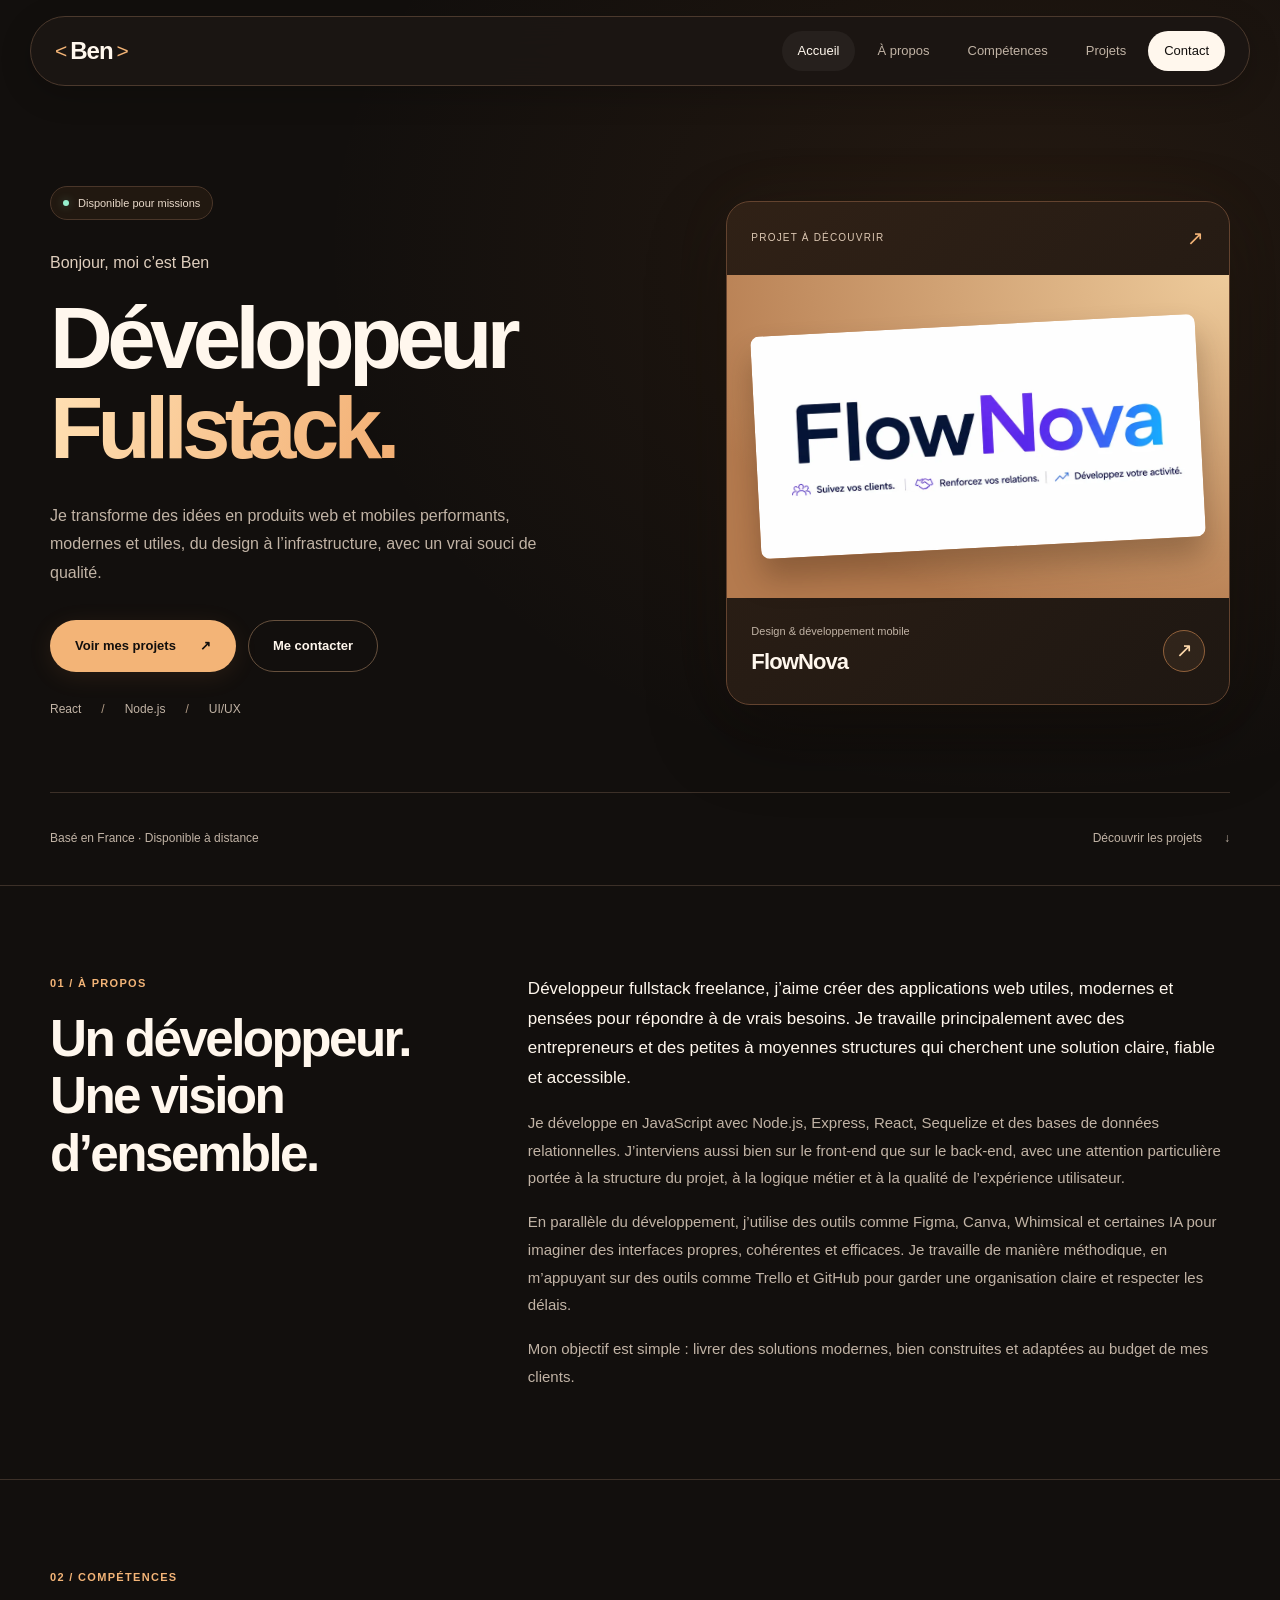
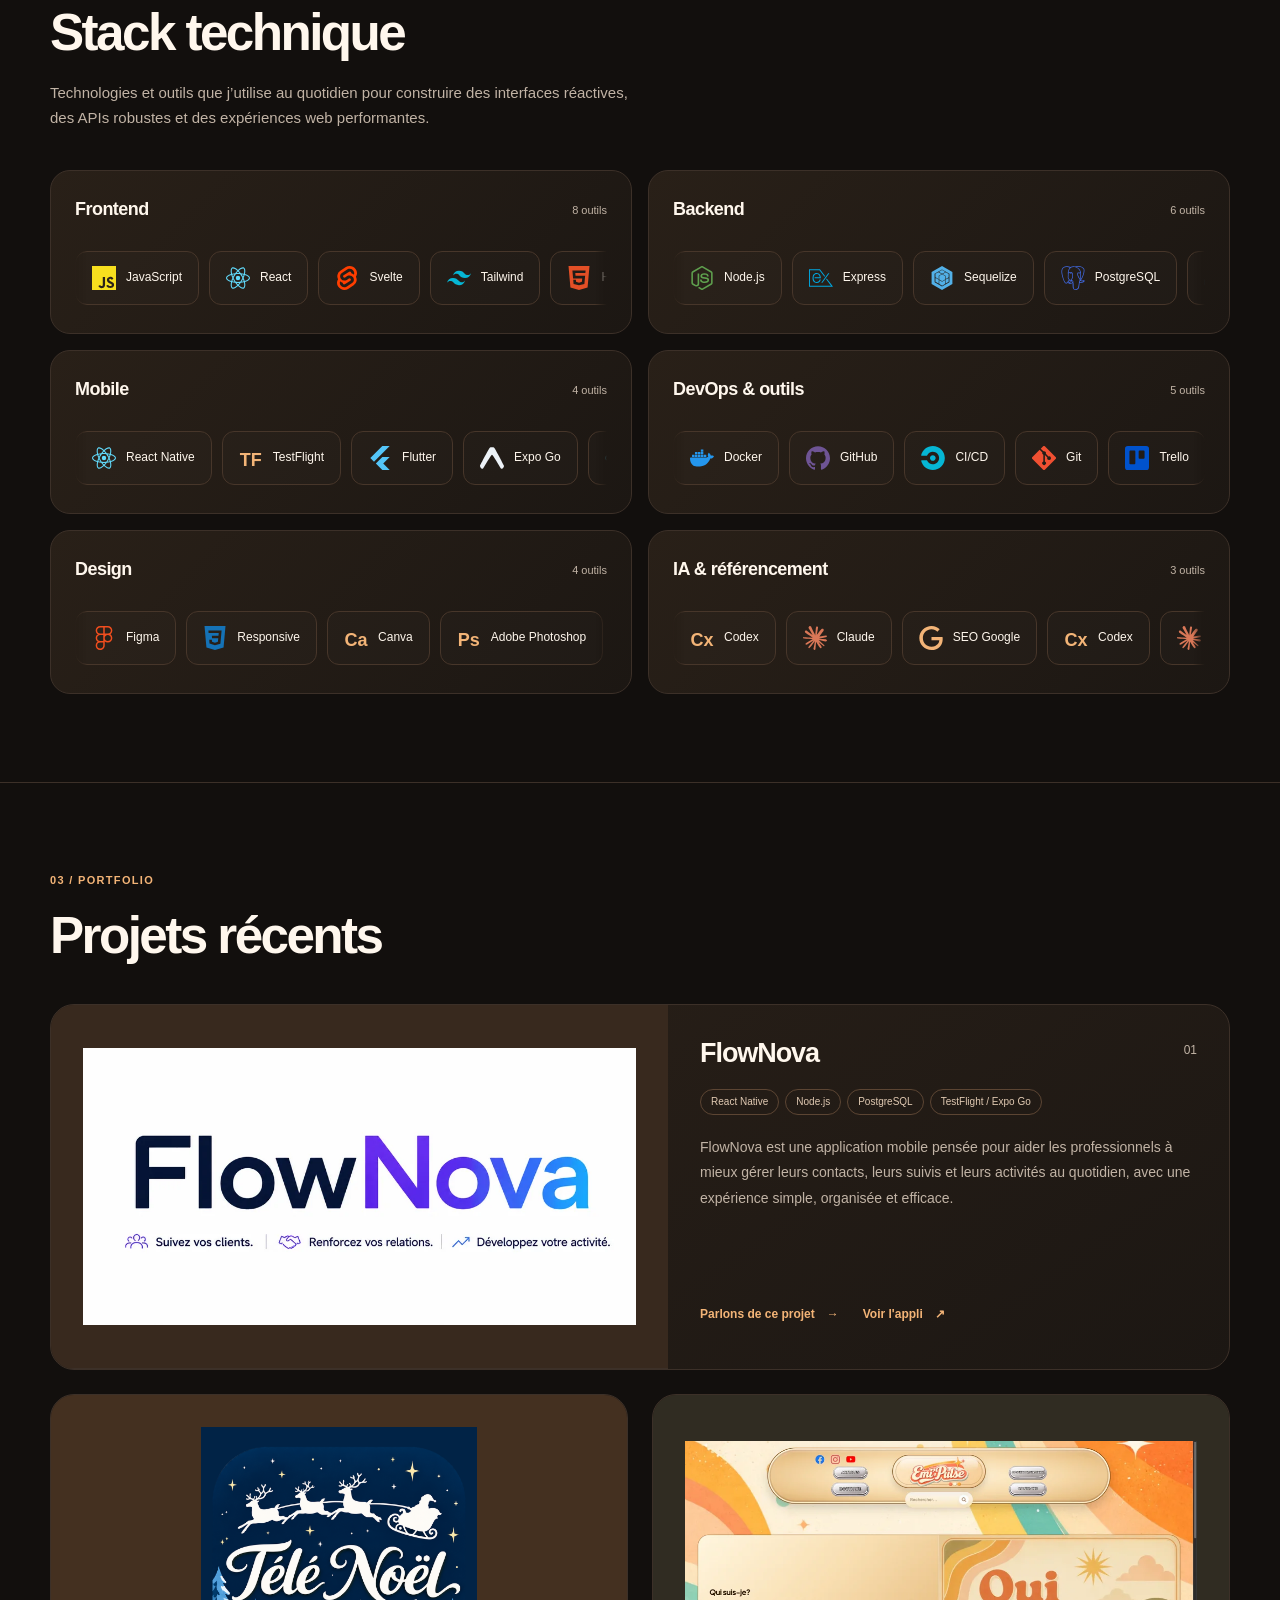
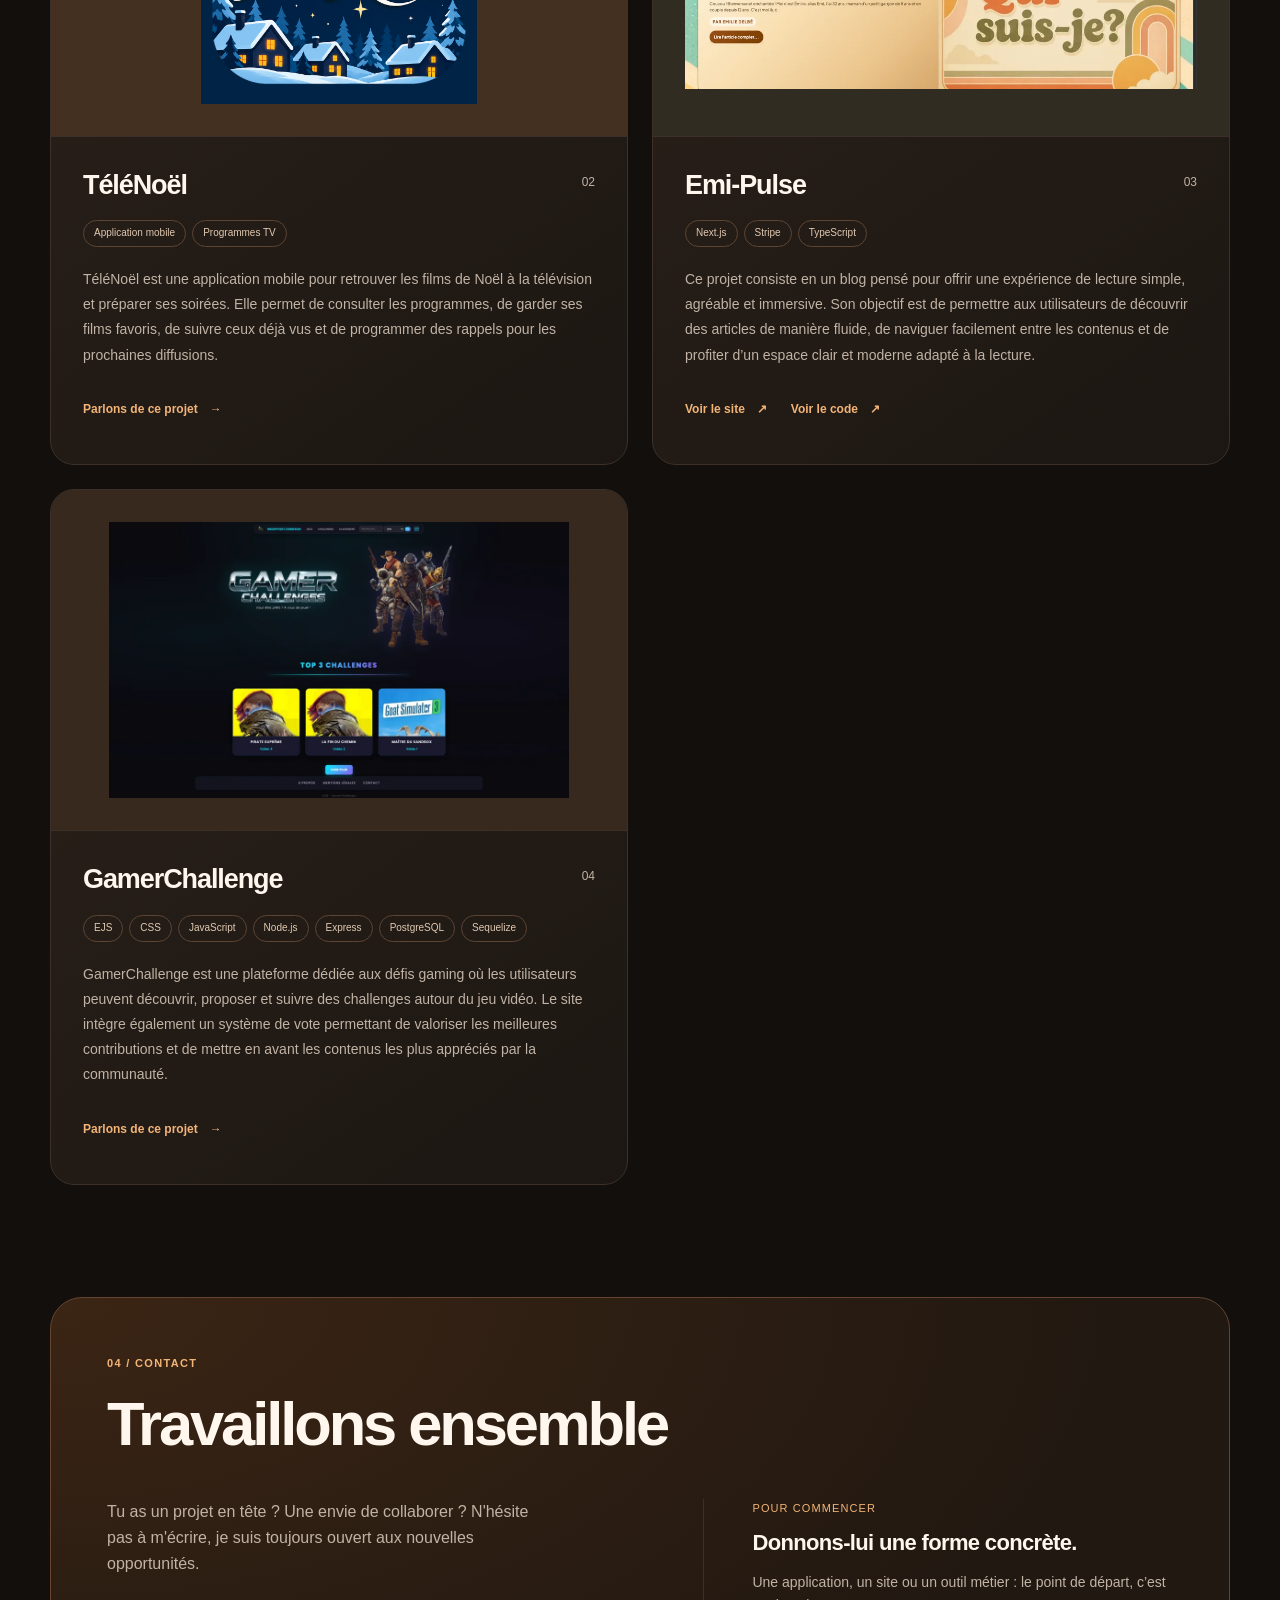
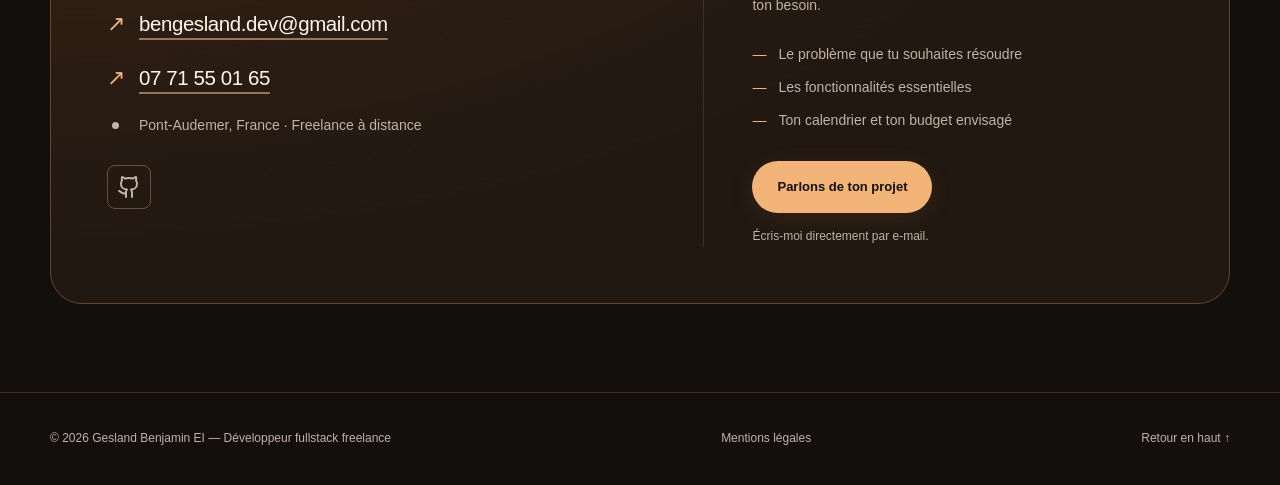
<file: index.html>
<!doctype html>
<html lang="fr">
  <head>
    <meta charset="UTF-8" />
    <meta name="viewport" content="width=device-width, initial-scale=1.0" />
    <title>Gesland Benjamin — Développeur fullstack freelance | Web &amp; mobile</title>
    <meta name="description" content="Gesland Benjamin, développeur fullstack freelance en France. Conception d’applications web et mobiles : React, Node.js et PostgreSQL. Découvrez mes projets." />
    <meta name="theme-color" content="#120f0d" />
    <meta property="og:type" content="website" />
    <meta property="og:locale" content="fr_FR" />
    <meta property="og:title" content="Gesland Benjamin — Développeur fullstack freelance" />
    <meta property="og:description" content="Des idées aux applications web et mobiles. Découvrez mes projets et mon approche du développement." />
    <link rel="icon" type="image/svg+xml" href="favicon.svg?v=20261016-2" />
    <link rel="stylesheet" href="style.css?v=20261016-2" />
  </head>
  <body>
    <a class="skip-link" href="#main">Aller au contenu</a>

    <!-- ===== NAV ===== -->
    <nav class="nav" id="nav" aria-label="Navigation principale">
      <div class="nav__inner container">
        <a href="#hero" class="nav__logo" aria-label="Ben — accueil">
          <span class="nav__logo-bracket">&lt;</span>
          <span class="nav__logo-text">Ben</span>
          <span class="nav__logo-bracket">&gt;</span>
        </a>
        <ul class="nav__links" id="navLinks">
          <li><a href="#hero" class="nav__link active">Accueil</a></li>
          <li><a href="#about" class="nav__link">À propos</a></li>
          <li><a href="#skills" class="nav__link">Compétences</a></li>
          <li><a href="#projects" class="nav__link">Projets</a></li>
          <li><a href="#contact" class="nav__link">Contact</a></li>
        </ul>
        <button class="nav__toggle" id="navToggle" aria-label="Ouvrir le menu" aria-expanded="false" aria-controls="navLinks" type="button">
          <span></span><span></span><span></span>
        </button>
      </div>
    </nav>

    <main id="main" tabindex="-1">
    <!-- ===== HERO ===== -->
    <section class="hero" id="hero">
      <div class="hero__inner container">
      <div class="hero__content">
        <div class="hero__badge reveal">Disponible pour missions</div>
        <p class="hero__greeting reveal">Bonjour, moi c’est Ben</p>
        <h1 class="hero__title reveal">
          <span class="hero__title-line">Développeur</span>
          <span class="hero__title-line hero__title-line--accent">Fullstack.</span>
        </h1>
        <p class="hero__subtitle reveal">
          Je transforme des idées en produits web et mobiles performants, modernes et utiles,

          du design à l’infrastructure, avec un vrai souci de qualité.
        </p>
        <div class="hero__actions reveal">
          <a href="#projects" class="btn btn--primary">Voir mes projets <span aria-hidden="true">↗</span></a>
          <a href="#contact" class="btn btn--ghost">Me contacter</a>
        </div>
        <div class="hero__meta reveal">
          <span>React</span>
          <span>Node.js</span>
          <span>UI/UX</span>
        </div>
      </div>
      <a class="hero__featured" href="#project-flownova" aria-label="Découvrir le projet FlowNova">
        <div class="featured__heading"><span>Projet à découvrir</span><span aria-hidden="true">↗</span></div>
        <div class="featured__image">
          <img src="images/SCREENSHOT_FLOWNOVA.webp" width="1000" height="500" alt="Présentation de l’application mobile FlowNova" fetchpriority="high" decoding="async" />
        </div>
        <div class="featured__caption"><div><span class="featured__type">Design &amp; développement mobile</span><strong>FlowNova</strong></div><span class="featured__arrow" aria-hidden="true">↗</span></div>
      </a>
      </div>
      <div class="hero__footer container"><span>Basé en France · Disponible à distance</span><a href="#projects">Découvrir les projets <span aria-hidden="true">↓</span></a></div>
    </section>

    <!-- ===== ABOUT ===== -->
    <section class="about section" id="about">
      <div class="container">
        <div class="section__header reveal">
          <span class="section__tag">01 / À propos</span>
          <h2 class="section__title">Un développeur.<br />Une vision d’ensemble.</h2>
        </div>
        <div class="about__grid">
          <div class="about__text reveal">
            <p>
              Développeur fullstack freelance, j’aime créer des applications web
              utiles, modernes et pensées pour répondre à de vrais besoins. Je
              travaille principalement avec des entrepreneurs et des petites à
              moyennes structures qui cherchent une solution claire, fiable et
              accessible.
            </p>
            <p>
              Je développe en JavaScript avec Node.js, Express,
              React, Sequelize et des bases de données relationnelles.
              J’interviens aussi bien sur le front-end que sur le back-end, avec
              une attention particulière portée à la structure du projet, à la
              logique métier et à la qualité de l’expérience utilisateur.
            </p>
            <p>
              En parallèle du développement, j’utilise des outils comme Figma, Canva, Whimsical
              et certaines IA pour imaginer des interfaces propres, cohérentes
              et efficaces. Je travaille de manière méthodique, en m’appuyant
              sur des outils comme Trello et GitHub pour garder une organisation claire et
              respecter les délais.
            </p>
            <p>
              Mon objectif est simple : livrer des solutions modernes, bien
              construites et adaptées au budget de mes clients.
            </p>
          </div>

        </div>
      </div>
    </section>

    <!-- ===== SKILLS ===== -->
    <section class="skills section" id="skills">
      <div class="container">
        <div class="section__header reveal">
          <span class="section__tag">02 / Compétences</span>
          <h2 class="section__title">Stack technique</h2>
          <p class="skills__intro">
            Technologies et outils que j’utilise au quotidien pour construire des
            interfaces réactives, des APIs robustes et des expériences web
            performantes.
          </p>
        </div>
        <div class="skills__grid">
          <div class="skill-group" role="group" aria-labelledby="skill-title-0">
            <div class="skill-group__heading">
              <h3 class="skill-group__title" id="skill-title-0">Frontend</h3>
              <span class="skill-group__count">8 outils</span>
            </div>
            <div class="skill-logo-grid" id="skill-track-0" role="list" aria-labelledby="skill-title-0">
                <div class="skill-logo-card" role="listitem">
                  <div class="skill-logo-card__icon"><img loading="lazy" decoding="async" src="images/icons/javascript.svg" alt="" width="32" height="32" /></div>
                  <span class="skill-logo-card__label">JavaScript</span>
                </div>
                <div class="skill-logo-card" role="listitem">
                  <div class="skill-logo-card__icon"><img loading="lazy" decoding="async" src="images/icons/react.svg" alt="" width="32" height="32" /></div>
                  <span class="skill-logo-card__label">React</span>
                </div>
                <div class="skill-logo-card" role="listitem">
                  <div class="skill-logo-card__icon"><img loading="lazy" decoding="async" src="images/icons/svelte.svg" alt="" width="32" height="32" /></div>
                  <span class="skill-logo-card__label">Svelte</span>
                </div>
                <div class="skill-logo-card" role="listitem">
                  <div class="skill-logo-card__icon"><img loading="lazy" decoding="async" src="images/icons/tailwindcss.svg" alt="" width="32" height="32" /></div>
                  <span class="skill-logo-card__label">Tailwind</span>
                </div>
                <div class="skill-logo-card" role="listitem">
                  <div class="skill-logo-card__icon"><img loading="lazy" decoding="async" src="images/icons/html5.svg" alt="" width="32" height="32" /></div>
                  <span class="skill-logo-card__label">HTML5</span>
                </div>
                <div class="skill-logo-card" role="listitem">
                  <div class="skill-logo-card__icon"><img loading="lazy" decoding="async" src="images/icons/../css3.svg" alt="" width="32" height="32" /></div>
                  <span class="skill-logo-card__label">CSS3</span>
                </div>
                <div class="skill-logo-card" role="listitem">
                  <div class="skill-logo-card__icon"><img loading="lazy" decoding="async" src="images/icons/typescript.svg" alt="" width="32" height="32" /></div>
                  <span class="skill-logo-card__label">TypeScript</span>
                </div>
                <div class="skill-logo-card" role="listitem">
                  <div class="skill-logo-card__icon"><img loading="lazy" decoding="async" src="images/icons/nextdotjs.svg" alt="" width="32" height="32" /></div>
                  <span class="skill-logo-card__label">Next.js</span>
                </div>
            </div>
          </div>
          <div class="skill-group" role="group" aria-labelledby="skill-title-1">
            <div class="skill-group__heading">
              <h3 class="skill-group__title" id="skill-title-1">Backend</h3>
              <span class="skill-group__count">6 outils</span>
            </div>
            <div class="skill-logo-grid" id="skill-track-1" role="list" aria-labelledby="skill-title-1">
                <div class="skill-logo-card" role="listitem">
                  <div class="skill-logo-card__icon"><img loading="lazy" decoding="async" src="images/icons/nodedotjs.svg" alt="" width="32" height="32" /></div>
                  <span class="skill-logo-card__label">Node.js</span>
                </div>
                <div class="skill-logo-card" role="listitem">
                  <div class="skill-logo-card__icon"><img loading="lazy" decoding="async" src="images/icons/express.svg" alt="" width="32" height="32" /></div>
                  <span class="skill-logo-card__label">Express</span>
                </div>
                <div class="skill-logo-card" role="listitem">
                  <div class="skill-logo-card__icon"><img loading="lazy" decoding="async" src="images/icons/sequelize.svg" alt="" width="32" height="32" /></div>
                  <span class="skill-logo-card__label">Sequelize</span>
                </div>
                <div class="skill-logo-card" role="listitem">
                  <div class="skill-logo-card__icon"><img loading="lazy" decoding="async" src="images/icons/postgresql.svg" alt="" width="32" height="32" /></div>
                  <span class="skill-logo-card__label">PostgreSQL</span>
                </div>
                <div class="skill-logo-card" role="listitem">
                  <div class="skill-logo-card__icon"><img loading="lazy" decoding="async" src="images/icons/mysql.svg" alt="" width="32" height="32" /></div>
                  <span class="skill-logo-card__label">MySQL</span>
                </div>
                <div class="skill-logo-card" role="listitem">
                  <div class="skill-logo-card__icon"><img loading="lazy" decoding="async" src="images/icons/jsonwebtokens.svg" alt="" width="32" height="32" /></div>
                  <span class="skill-logo-card__label">JWT</span>
                </div>
            </div>
          </div>
          <div class="skill-group" role="group" aria-labelledby="skill-title-2">
            <div class="skill-group__heading">
              <h3 class="skill-group__title" id="skill-title-2">Mobile</h3>
              <span class="skill-group__count">4 outils</span>
            </div>
            <div class="skill-logo-grid" id="skill-track-2" role="list" aria-labelledby="skill-title-2">
                <div class="skill-logo-card" role="listitem">
                  <div class="skill-logo-card__icon"><img loading="lazy" decoding="async" src="images/icons/react.svg" alt="" width="32" height="32" /></div>
                  <span class="skill-logo-card__label">React Native</span>
                </div>
                <div class="skill-logo-card" role="listitem">
                  <div class="skill-logo-card__icon"><span class="skill-initial" aria-hidden="true">TF</span></div>
                  <span class="skill-logo-card__label">TestFlight</span>
                </div>
                <div class="skill-logo-card" role="listitem">
                  <div class="skill-logo-card__icon"><img loading="lazy" decoding="async" src="images/icons/flutter.svg" alt="" width="32" height="32" /></div>
                  <span class="skill-logo-card__label">Flutter</span>
                </div>
                <div class="skill-logo-card" role="listitem">
                  <div class="skill-logo-card__icon"><img loading="lazy" decoding="async" src="images/icons/expo.svg" alt="" width="32" height="32" /></div>
                  <span class="skill-logo-card__label">Expo Go</span>
                </div>
            </div>
          </div>
          <div class="skill-group" role="group" aria-labelledby="skill-title-3">
            <div class="skill-group__heading">
              <h3 class="skill-group__title" id="skill-title-3">DevOps &amp; outils</h3>
              <span class="skill-group__count">5 outils</span>
            </div>
            <div class="skill-logo-grid" id="skill-track-3" role="list" aria-labelledby="skill-title-3">
                <div class="skill-logo-card" role="listitem">
                  <div class="skill-logo-card__icon"><img loading="lazy" decoding="async" src="images/icons/docker.svg" alt="" width="32" height="32" /></div>
                  <span class="skill-logo-card__label">Docker</span>
                </div>
                <div class="skill-logo-card" role="listitem">
                  <div class="skill-logo-card__icon"><img loading="lazy" decoding="async" src="images/icons/github.svg" alt="" width="32" height="32" /></div>
                  <span class="skill-logo-card__label">GitHub</span>
                </div>
                <div class="skill-logo-card" role="listitem">
                  <div class="skill-logo-card__icon"><img loading="lazy" decoding="async" src="images/icons/circleci.svg" alt="" width="32" height="32" /></div>
                  <span class="skill-logo-card__label">CI/CD</span>
                </div>
                <div class="skill-logo-card" role="listitem">
                  <div class="skill-logo-card__icon"><img loading="lazy" decoding="async" src="images/icons/git.svg" alt="" width="32" height="32" /></div>
                  <span class="skill-logo-card__label">Git</span>
                </div>
                <div class="skill-logo-card" role="listitem">
                  <div class="skill-logo-card__icon"><img loading="lazy" decoding="async" src="images/icons/trello.svg" alt="" width="32" height="32" /></div>
                  <span class="skill-logo-card__label">Trello</span>
                </div>
            </div>
          </div>
          <div class="skill-group" role="group" aria-labelledby="skill-title-4">
            <div class="skill-group__heading">
              <h3 class="skill-group__title" id="skill-title-4">Design</h3>
              <span class="skill-group__count">4 outils</span>
            </div>
            <div class="skill-logo-grid" id="skill-track-4" role="list" aria-labelledby="skill-title-4">
                <div class="skill-logo-card" role="listitem">
                  <div class="skill-logo-card__icon"><img loading="lazy" decoding="async" src="images/icons/figma.svg" alt="" width="32" height="32" /></div>
                  <span class="skill-logo-card__label">Figma</span>
                </div>
                <div class="skill-logo-card" role="listitem">
                  <div class="skill-logo-card__icon"><img loading="lazy" decoding="async" src="images/icons/../css3.svg" alt="" width="32" height="32" /></div>
                  <span class="skill-logo-card__label">Responsive</span>
                </div>
                <div class="skill-logo-card" role="listitem">
                  <div class="skill-logo-card__icon"><span class="skill-initial" aria-hidden="true">Ca</span></div>
                  <span class="skill-logo-card__label">Canva</span>
                </div>
                <div class="skill-logo-card" role="listitem">
                  <div class="skill-logo-card__icon"><span class="skill-initial" aria-hidden="true">Ps</span></div>
                  <span class="skill-logo-card__label">Adobe Photoshop</span>
                </div>
            </div>
          </div>
          <div class="skill-group" role="group" aria-labelledby="skill-title-5">
            <div class="skill-group__heading">
              <h3 class="skill-group__title" id="skill-title-5">IA &amp; référencement</h3>
              <span class="skill-group__count">3 outils</span>
            </div>
            <div class="skill-logo-grid" id="skill-track-5" role="list" aria-labelledby="skill-title-5">
                <div class="skill-logo-card" role="listitem">
                  <div class="skill-logo-card__icon"><span class="skill-initial" aria-hidden="true">Cx</span></div>
                  <span class="skill-logo-card__label">Codex</span>
                </div>
                <div class="skill-logo-card" role="listitem">
                  <div class="skill-logo-card__icon"><img loading="lazy" decoding="async" src="images/icons/claude.svg" alt="" width="32" height="32" /></div>
                  <span class="skill-logo-card__label">Claude</span>
                </div>
                <div class="skill-logo-card" role="listitem">
                  <div class="skill-logo-card__icon"><img loading="lazy" decoding="async" src="images/icons/google.svg" alt="" width="32" height="32" /></div>
                  <span class="skill-logo-card__label">SEO Google</span>
                </div>
            </div>
          </div>
        </div>
      </div>
    </section>

<!-- ===== PROJECTS ===== -->
  <section class="projects section" id="projects">
      <div class="container">
        <div class="section__header reveal">
          <span class="section__tag">03 / Portfolio</span>
          <h2 class="section__title">Projets récents</h2>
        </div>
        <div class="projects__grid">
          <article class="project-card reveal" id="project-flownova">
            <div class="project-card__img">
              <div class="project-card__placeholder">
                <img loading="lazy" decoding="async"
                  src="images/SCREENSHOT_FLOWNOVA.webp" width="1000" height="500"
                  alt="Application mobile FlowNova"
                />
              </div>
            </div>
            <div class="project-card__body">
              <div class="project-card__tags">
                <span>React Native</span><span>Node.js</span
                ><span>PostgreSQL</span><span>TestFlight / Expo Go</span>
              </div>
              <h3 class="project-card__title">FlowNova</h3>
              <p class="project-card__desc">
                FlowNova est une application mobile pensée pour aider les professionnels
                à mieux gérer leurs contacts, leurs suivis et leurs activités au
                quotidien, avec une expérience simple, organisée et efficace.
              </p>
              <div class="project-card__links">
                <a href="#contact" class="project-link">Parlons de ce projet <span aria-hidden="true">→</span></a>
                <a
                  href="https://apps.apple.com/fr/app/flownova/id6796478817"
                  class="project-link"
                  target="_blank"
                  rel="noopener noreferrer"
                >
                  Voir l'appli <span aria-hidden="true">↗</span>
                </a>
              </div>
            </div>
          </article>
          <article class="project-card reveal" id="project-telenoel">
            <div class="project-card__img">
              <div class="project-card__placeholder">
                <img loading="lazy" decoding="async"
                  src="images/app-icon.png" width="1024" height="1024"
                  alt="Icône de l’application TéléNoël"
                />
              </div>
            </div>
            <div class="project-card__body">
              <div class="project-card__tags">
                <span>Application mobile</span><span>Programmes TV</span>
              </div>
              <h3 class="project-card__title">TéléNoël</h3>
              <p class="project-card__desc">
                TéléNoël est une application mobile pour retrouver les films de
                Noël à la télévision et préparer ses soirées. Elle permet de
                consulter les programmes, de garder ses films favoris, de suivre
                ceux déjà vus et de programmer des rappels pour les prochaines
                diffusions.
              </p>
              <div class="project-card__links">
                <a href="#contact" class="project-link">Parlons de ce projet <span aria-hidden="true">→</span></a>
              </div>
            </div>
          </article>
          <article class="project-card reveal" id="project-emi">
            <div class="project-card__img">
              <div class="project-card__placeholder">
                <img loading="lazy" decoding="async" src="images/SCREENSHOT_BLOG.webp" width="1000" height="484" alt="Page d’accueil du blog Emi-Pulse" />
              </div>
            </div>
            <div class="project-card__body">
              <div class="project-card__tags">
                <span>Next.js</span><span>Stripe</span><span>TypeScript</span>
              </div>
              <h3 class="project-card__title">Emi-Pulse</h3>
              <p class="project-card__desc">
                Ce projet consiste en un blog pensé pour offrir une expérience
                de lecture simple, agréable et immersive. Son objectif est de
                permettre aux utilisateurs de découvrir des articles de manière
                fluide, de naviguer facilement entre les contenus et de profiter
                d’un espace clair et moderne adapté à la lecture.
              </p>
              <div class="project-card__links">
                <a
                  href="https://www.emi-pulse.fr"
                  class="project-link"
                  target="_blank"
                  rel="noopener noreferrer"
                >
                  Voir le site <span aria-hidden="true">↗</span>
                </a>
                <a
                  href="https://github.com/Gesland-Benjamin/BLOG"
                  class="project-link"
                  target="_blank"
                  rel="noopener noreferrer"
                >
                  Voir le code <span aria-hidden="true">↗</span>
                </a>
              </div>
            </div>
          </article>
          <article class="project-card reveal" id="project-gamer">
            <div class="project-card__img">
              <div class="project-card__placeholder">
                <img loading="lazy" decoding="async"
                  src="images/SCREENSHOT_GAMERCHALLENGE.webp" width="1000" height="602"
                  alt="GamerChallenge"
                />
              </div>
            </div>
            <div class="project-card__body">
              <div class="project-card__tags">
                <span>EJS</span>
                <span>CSS</span>
                <span>JavaScript</span>
                <span>Node.js</span>
                <span>Express</span>
                <span>PostgreSQL</span>
                <span>Sequelize</span>
              </div>
              <h3 class="project-card__title">GamerChallenge</h3>
              <p class="project-card__desc">
                GamerChallenge est une plateforme dédiée aux défis gaming où les
                utilisateurs peuvent découvrir, proposer et suivre des
                challenges autour du jeu vidéo. Le site intègre également un
                système de vote permettant de valoriser les meilleures
                contributions et de mettre en avant les contenus les plus
                appréciés par la communauté.
              </p>
              <div class="project-card__links">
                <a href="#contact" class="project-link">Parlons de ce projet <span aria-hidden="true">→</span></a>
              </div>
            </div>
          </article>
        </div>
      </div>
    </section>

    <!-- ===== CONTACT ===== -->
    <section class="contact section" id="contact">
      <div class="container">
        <div class="section__header reveal">
          <span class="section__tag">04 / Contact</span>
          <h2 class="section__title">Travaillons ensemble</h2>
        </div>
        <div class="contact__grid">
          <div class="contact__info reveal">
            <p>
              Tu as un projet en tête&nbsp;? Une envie de collaborer&nbsp;?
              N'hésite pas à m'écrire, je suis toujours ouvert aux nouvelles
              opportunités.
            </p>
            <div class="contact__details">
              <div class="contact__item">
                <span class="contact__icon" aria-hidden="true">↗</span>
                <a href="mailto:bengesland.dev@gmail.com">bengesland.dev@gmail.com</a>
              </div>
              <div class="contact__item">
                <span class="contact__icon" aria-hidden="true">↗</span>
                <a href="tel:+33771550165">07 71 55 01 65</a>
              </div>
              <div class="contact__item">
                <span class="contact__icon contact__icon--location" aria-hidden="true"></span>
                <span>Pont-Audemer, France · Freelance à distance</span>
              </div>
            </div>
            <div class="contact__socials">
              <a href="https://github.com/Gesland-Benjamin" target="_blank" rel="noopener noreferrer" class="social-link" aria-label="GitHub">
                <svg
                  width="24"
                  height="24"
                  viewBox="0 0 24 24"
                  fill="none"
                  stroke="currentColor"
                  stroke-width="2"
                  stroke-linecap="round"
                  stroke-linejoin="round"
                >
                  <path
                    d="M15 22v-4a4.8 4.8 0 0 0-1-3.5c3 0 6-2 6-5.5.08-1.25-.27-2.48-1-3.5.28-1.15.28-2.35 0-3.5 0 0-1 0-3 1.5-2.64-.5-5.36-.5-8 0C6 2 5 2 5 2c-.3 1.15-.3 2.35 0 3.5A5.403 5.403 0 0 0 4 9c0 3.5 3 5.5 6 5.5-.39.49-.68 1.05-.85 1.65-.17.6-.22 1.23-.15 1.85v4"
                  />
                  <path d="M9 18c-4.51 2-5-2-7-2" />
                </svg>
              </a>
            </div>
          </div>
          <div class="contact__brief reveal">
            <span class="contact__eyebrow">Pour commencer</span>
            <h3>Donnons-lui une forme concrète.</h3>
            <p>Une application, un site ou un outil métier : le point de départ, c’est ton besoin.</p>
            <ul>
              <li>Le problème que tu souhaites résoudre</li>
              <li>Les fonctionnalités essentielles</li>
              <li>Ton calendrier et ton budget envisagé</li>
            </ul>
            <a class="btn btn--primary" href="mailto:bengesland.dev@gmail.com?subject=Parlons%20de%20mon%20projet">Parlons de ton projet</a>
            <p class="contact__note">Écris-moi directement par e-mail.</p>
          </div>
        </div>
      </div>
    </section>


    </main>

    <!-- ===== FOOTER ===== -->
    <footer class="footer">
      <div class="container">
        <div class="footer__inner">
          <p class="footer__copy">&copy; <span id="year">2026</span> Gesland Benjamin EI — Développeur fullstack freelance</p>
          <a class="footer__top" href="mentions-legales.html">Mentions légales</a>
          <a class="footer__top" href="#hero">Retour en haut ↑</a>

        </div>
      </div>
    </footer>

    <script src="script.js?v=20261016-2"></script>
  </body>
</html>
</file>
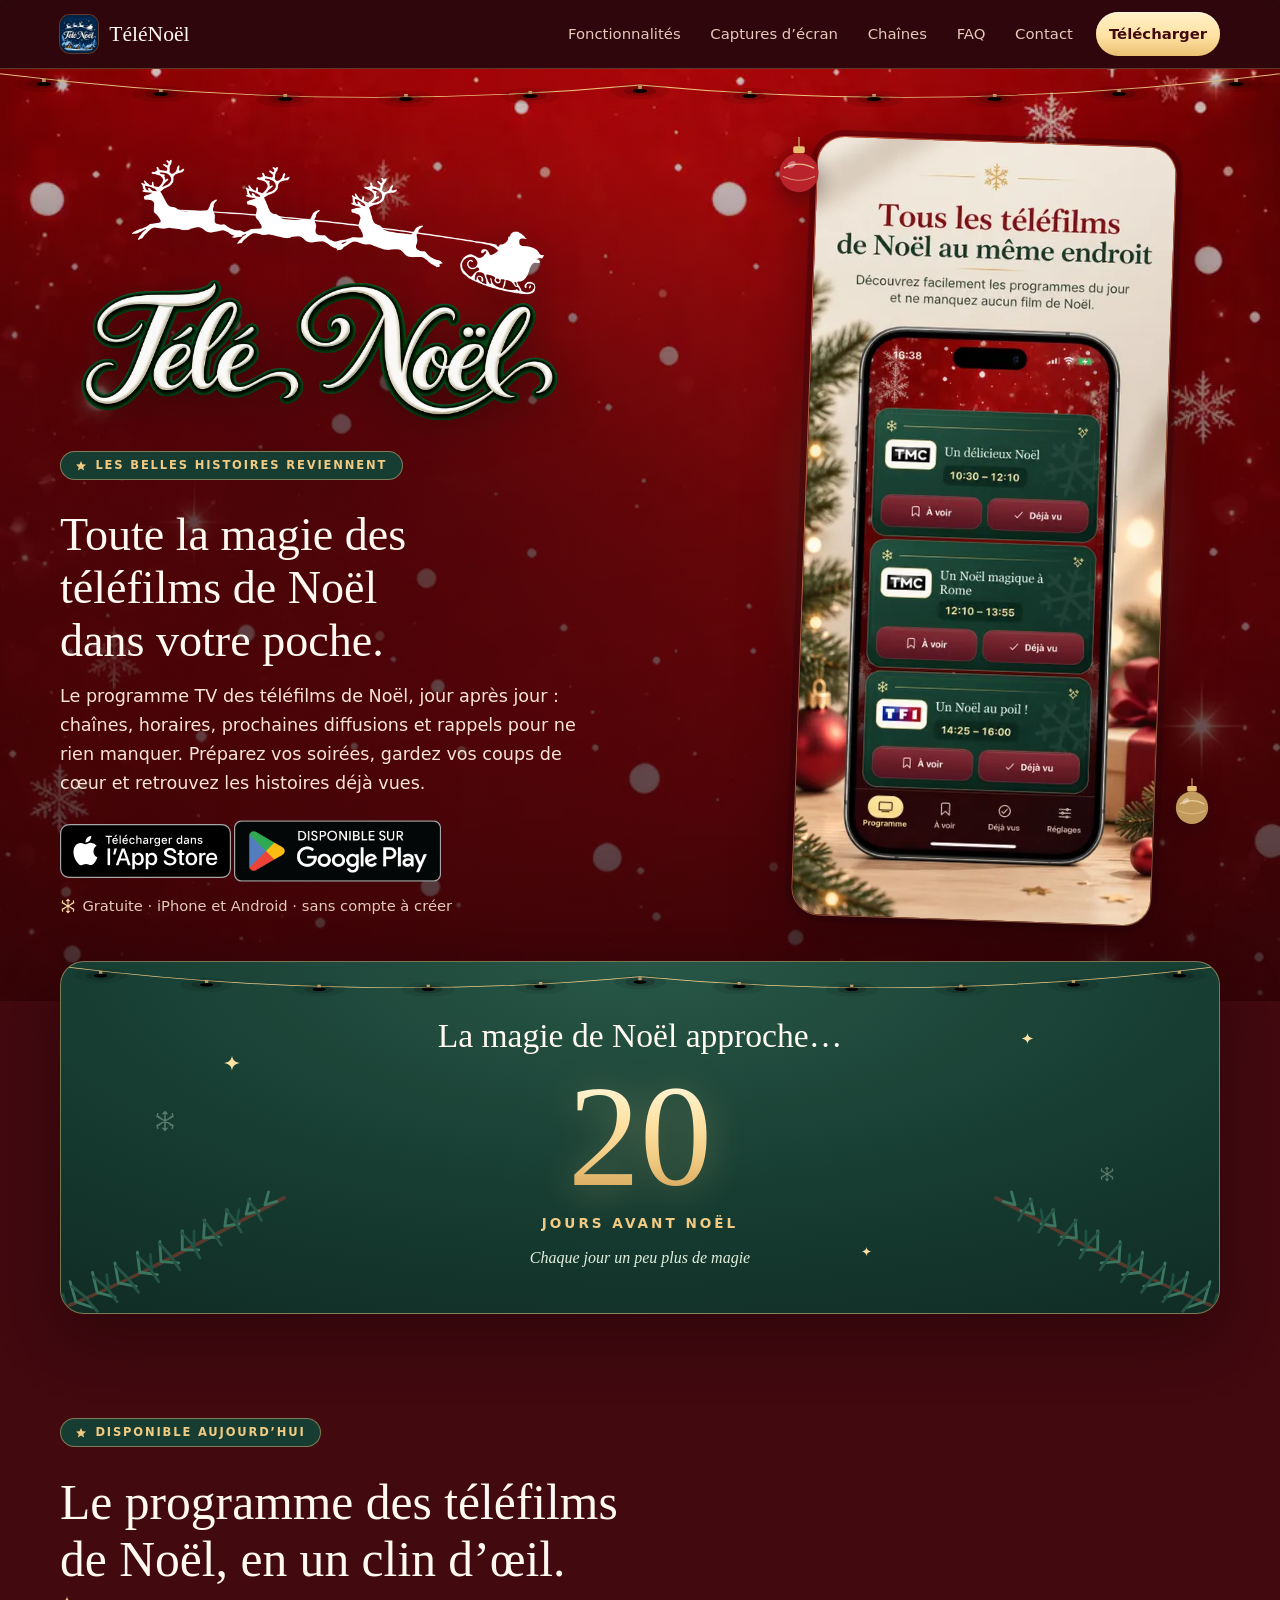
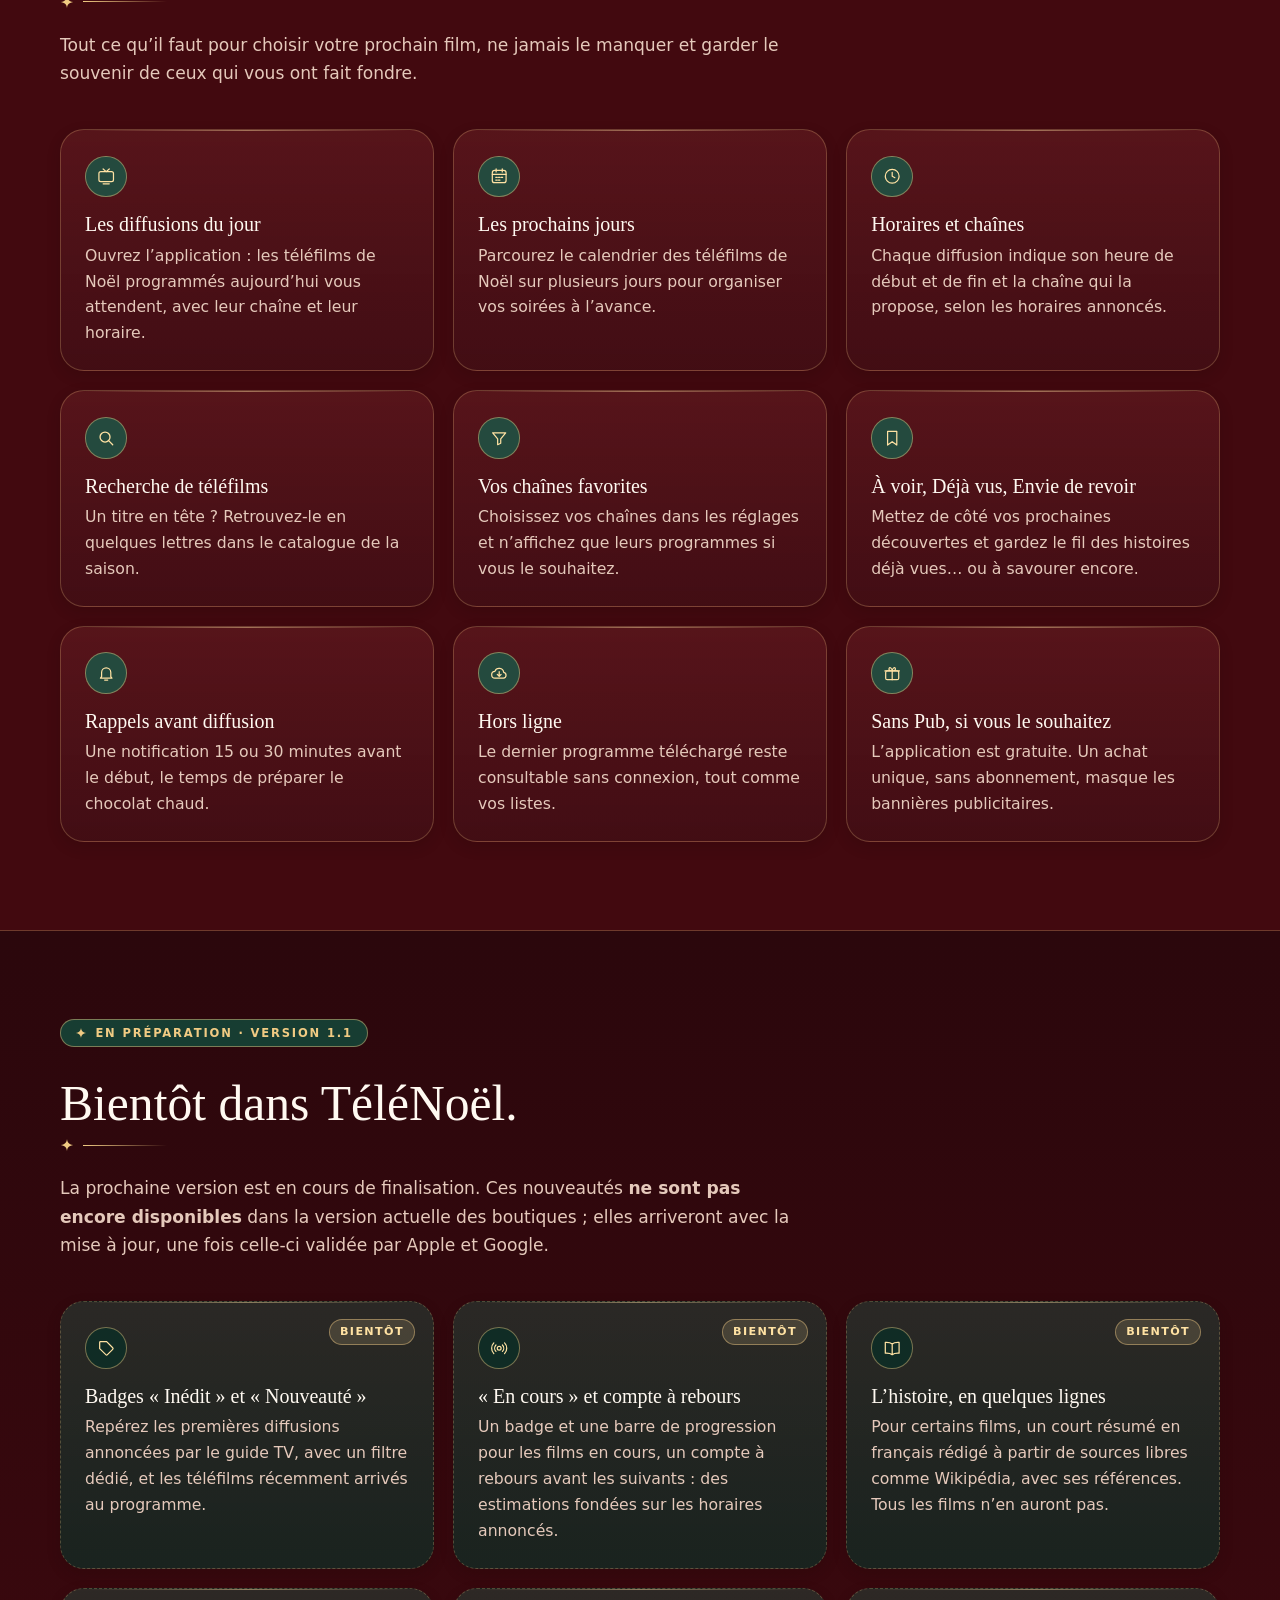
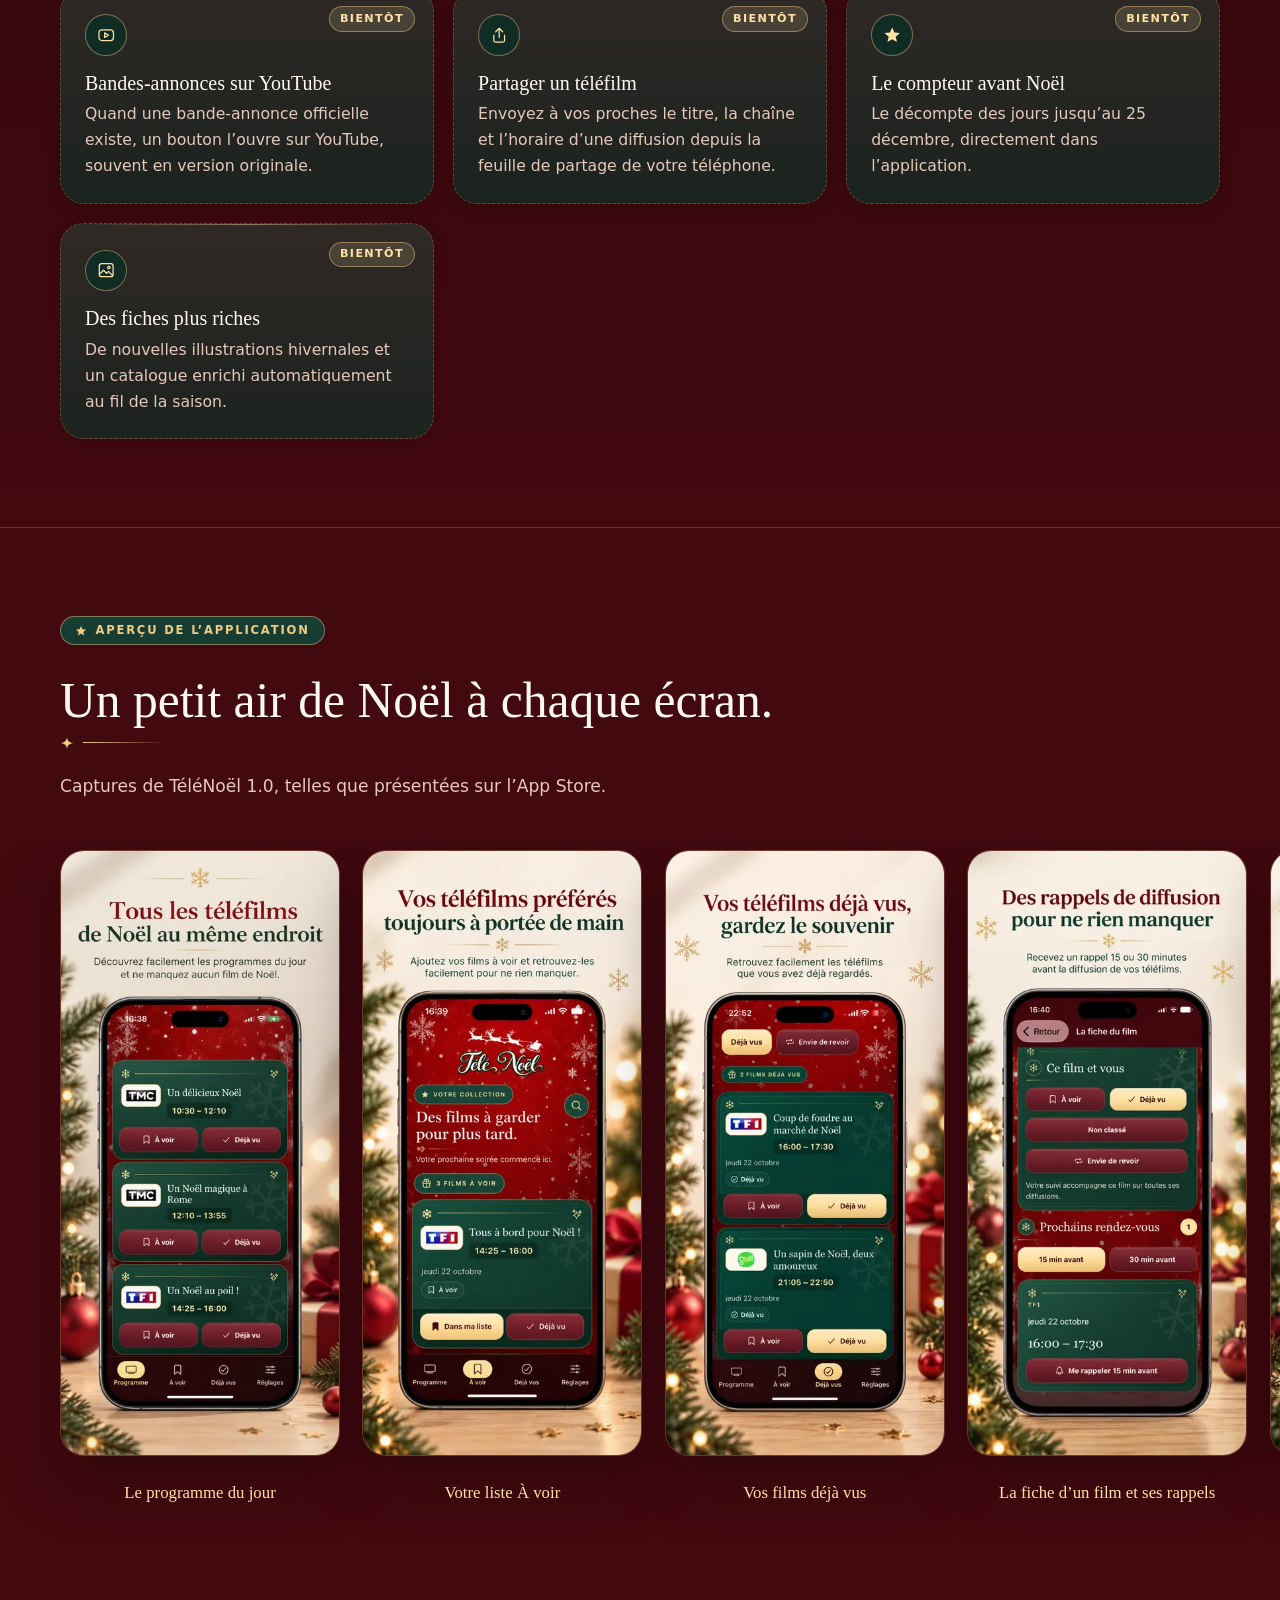
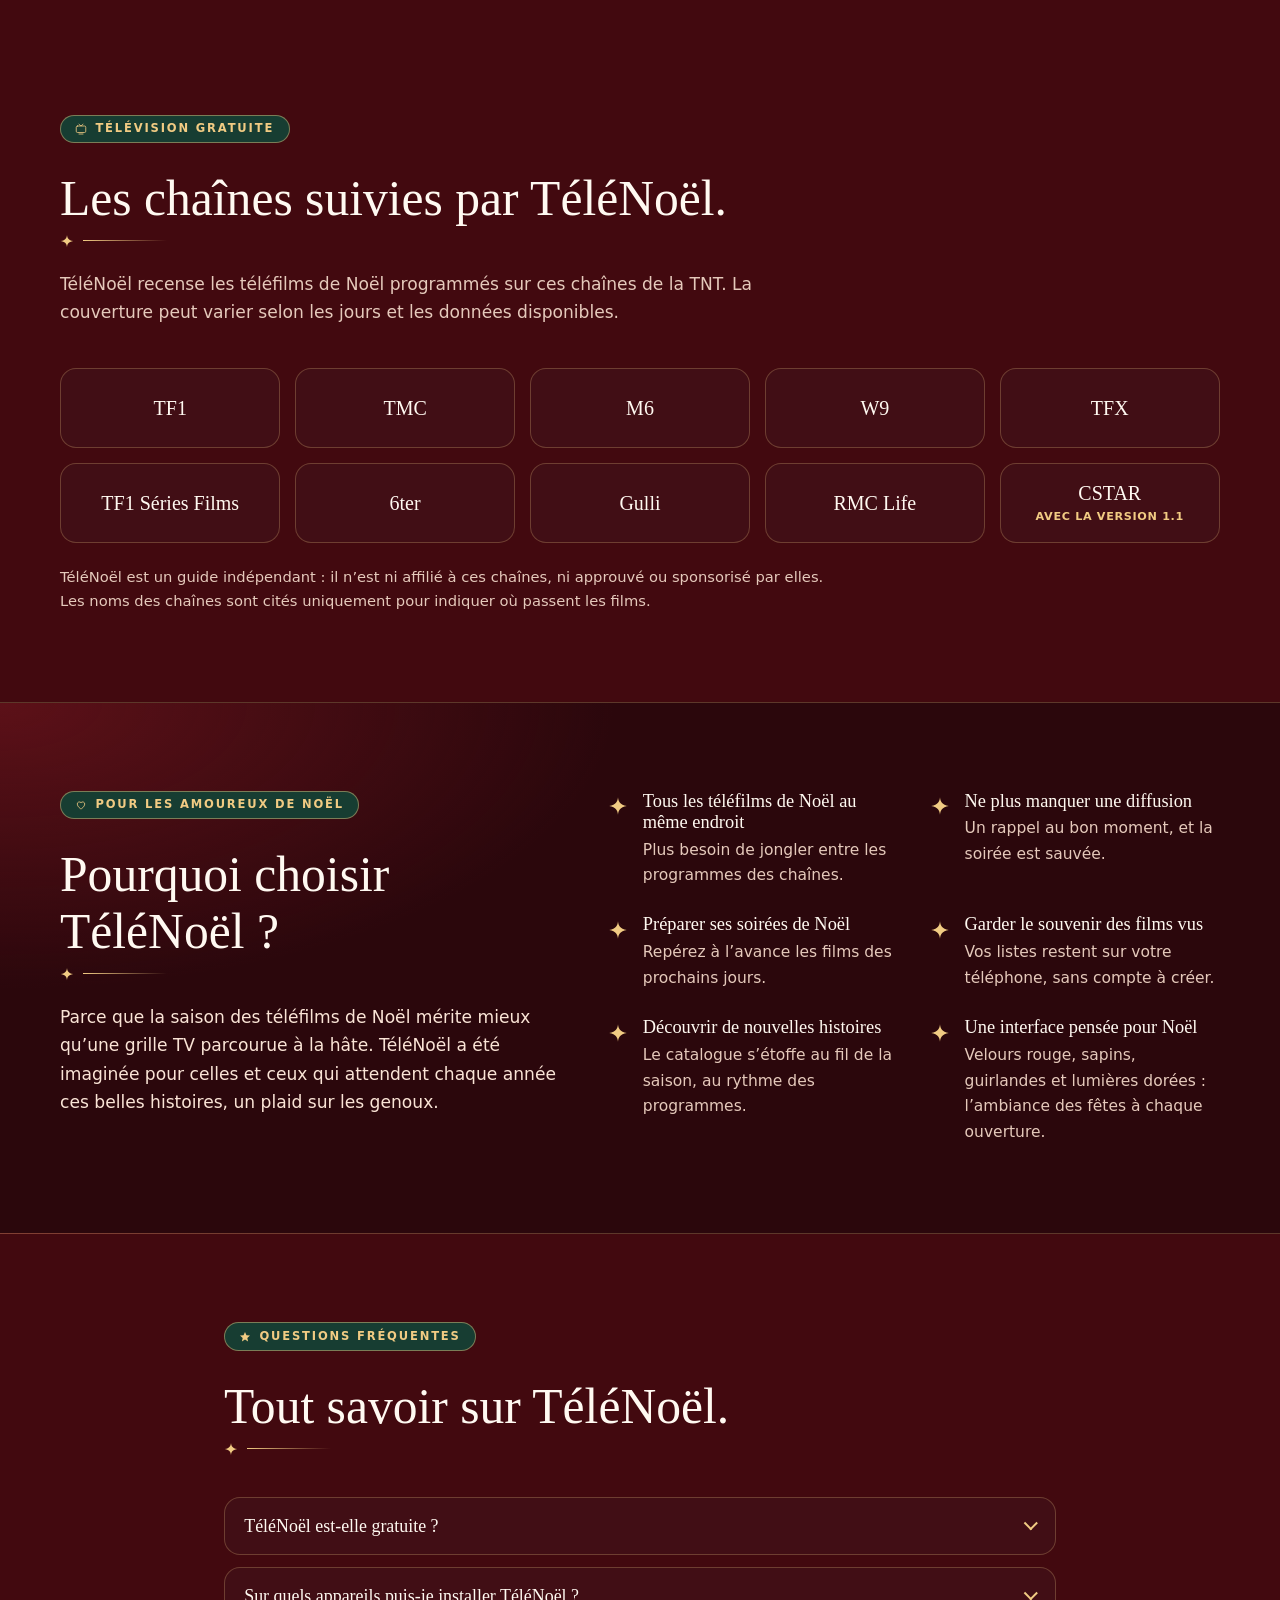
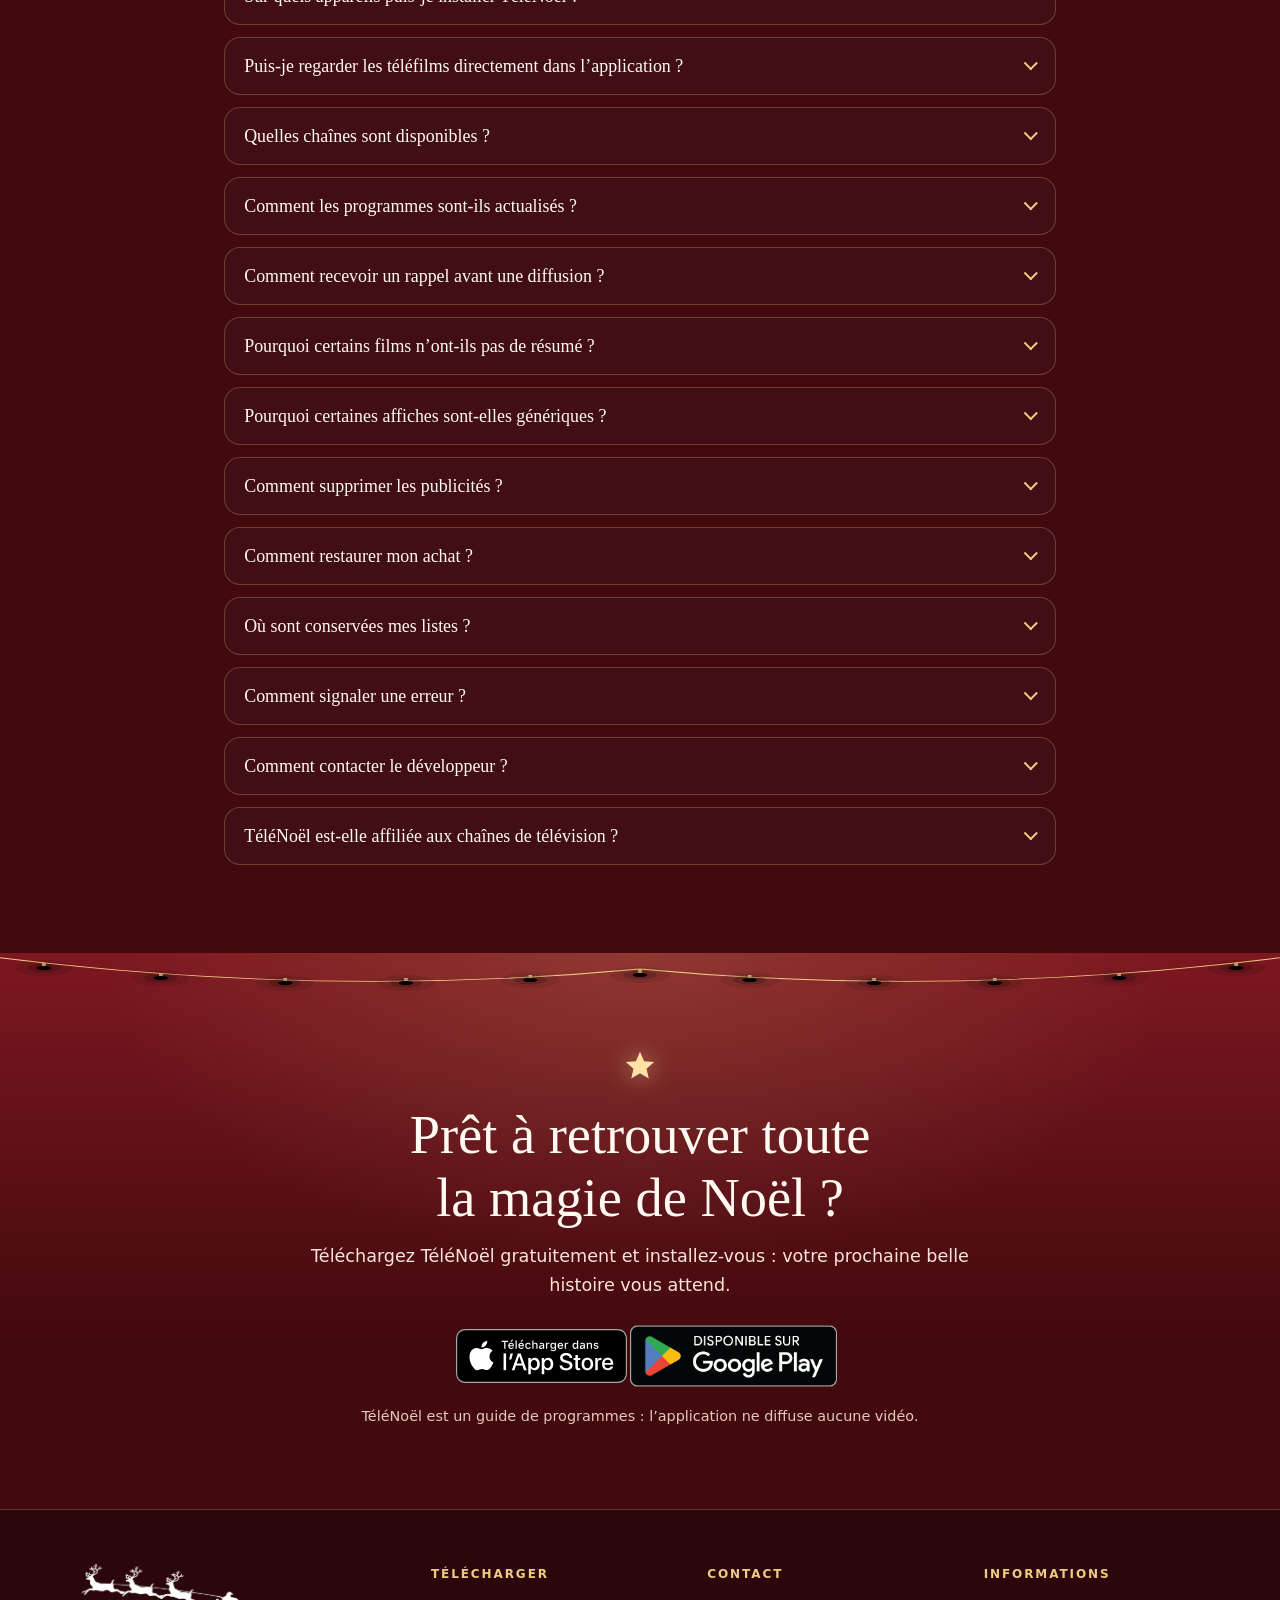
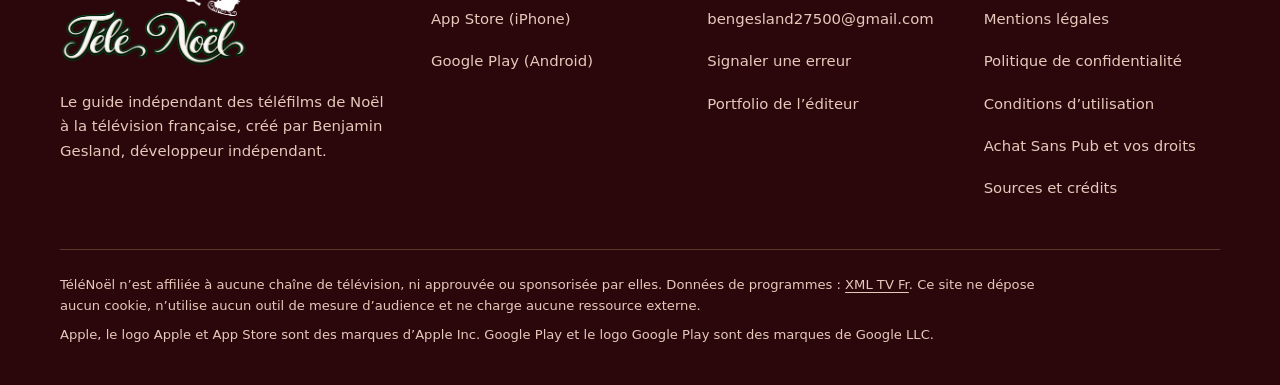
<file: telenoel/index.html>
<!doctype html>
<html lang="fr">
<head>
  <meta charset="utf-8">
  <meta name="viewport" content="width=device-width, initial-scale=1">
  <title>TéléNoël — Programme TV des téléfilms de Noël · Application iPhone et Android</title>
  <meta name="description" content="TéléNoël, l’application gratuite des téléfilms de Noël : programme TV du jour et des prochains jours, chaînes et horaires, listes À voir et Déjà vus, rappels avant diffusion. Sur iPhone et Android.">
  <meta name="theme-color" content="#2B070C">
  <link rel="canonical" href="https://benjamingesland.dev/telenoel/">
  <link rel="icon" href="assets/favicon-48.png" type="image/png" sizes="48x48">
  <link rel="apple-touch-icon" href="assets/apple-touch-icon.png">
  <link rel="preload" as="image" href="assets/telenoel-logo.webp" type="image/webp">
  <link rel="stylesheet" href="assets/telenoel.css">
  <meta property="og:type" content="website">
  <meta property="og:locale" content="fr_FR">
  <meta property="og:site_name" content="TéléNoël">
  <meta property="og:title" content="TéléNoël — Les téléfilms de Noël à la télé, jour après jour">
  <meta property="og:description" content="Programme TV des téléfilms de Noël, chaînes, horaires, listes et rappels. Application gratuite sur iPhone et Android.">
  <meta property="og:url" content="https://benjamingesland.dev/telenoel/">
  <meta property="og:image" content="https://benjamingesland.dev/telenoel/assets/og-telenoel.jpg">
  <meta property="og:image:width" content="1200">
  <meta property="og:image:height" content="630">
  <meta property="og:image:type" content="image/jpeg">
  <meta property="og:image:alt" content="Logo TéléNoël et capture de l’application affichant le programme des téléfilms de Noël">
  <meta name="twitter:card" content="summary_large_image">
  <meta name="twitter:title" content="TéléNoël — Les téléfilms de Noël à la télé, jour après jour">
  <meta name="twitter:description" content="Programme TV des téléfilms de Noël, chaînes, horaires, listes et rappels. Application gratuite sur iPhone et Android.">
  <meta name="twitter:image" content="https://benjamingesland.dev/telenoel/assets/og-telenoel.jpg">
  <meta name="twitter:image:alt" content="Logo TéléNoël et capture de l’application affichant le programme des téléfilms de Noël">
  <script>document.documentElement.classList.add("js")</script>
  <script type="application/ld+json">
{
  "@context": "https://schema.org",
  "@graph": [
    {
      "@type": "SoftwareApplication",
      "@id": "https://benjamingesland.dev/telenoel/#application",
      "name": "TéléNoël",
      "alternateName": "Telenoel",
      "description": "Application gratuite consacrée aux téléfilms de Noël diffusés à la télévision française : programme du jour et des prochains jours, chaînes et horaires, recherche, listes À voir et Déjà vus, rappels avant diffusion.",
      "url": "https://benjamingesland.dev/telenoel/",
      "image": "https://benjamingesland.dev/telenoel/assets/og-telenoel.jpg",
      "screenshot": [
        "https://benjamingesland.dev/telenoel/assets/captures/programme-760.webp",
        "https://benjamingesland.dev/telenoel/assets/captures/a-voir-760.webp",
        "https://benjamingesland.dev/telenoel/assets/captures/deja-vus-760.webp",
        "https://benjamingesland.dev/telenoel/assets/captures/rappels-760.webp",
        "https://benjamingesland.dev/telenoel/assets/captures/recherche-760.webp"
      ],
      "operatingSystem": "iOS, Android",
      "applicationCategory": "EntertainmentApplication",
      "inLanguage": "fr",
      "isAccessibleForFree": true,
      "offers": { "@type": "Offer", "price": "0", "priceCurrency": "EUR" },
      "installUrl": [
        "https://apps.apple.com/fr/app/t%C3%A9l%C3%A9no%C3%ABl/id6822736427",
        "https://play.google.com/store/apps/details?id=com.gesland.telenoel"
      ],
      "author": { "@id": "https://benjamingesland.dev/telenoel/#editeur" },
      "publisher": { "@id": "https://benjamingesland.dev/telenoel/#editeur" }
    },
    {
      "@type": "Person",
      "@id": "https://benjamingesland.dev/telenoel/#editeur",
      "name": "Benjamin Gesland",
      "jobTitle": "Développeur indépendant",
      "url": "https://benjamingesland.dev/"
    },
    {
      "@type": "FAQPage",
      "@id": "https://benjamingesland.dev/telenoel/#faq",
      "mainEntity": [
        { "@type": "Question", "name": "TéléNoël est-elle gratuite ?", "acceptedAnswer": { "@type": "Answer", "text": "Oui. TéléNoël se télécharge et s’utilise gratuitement ; elle est financée par des bannières publicitaires. Un achat unique facultatif, « Sans Pub », masque ces bannières. Ce n’est pas un abonnement : vous ne payez qu’une fois, au prix affiché par l’App Store ou Google Play avant validation." } },
        { "@type": "Question", "name": "Puis-je regarder les téléfilms directement dans l’application ?", "acceptedAnswer": { "@type": "Answer", "text": "Non. TéléNoël est un guide de programmes : elle vous indique quand et sur quelle chaîne passent les téléfilms de Noël. Elle ne diffuse aucun film, ne propose ni streaming ni replay et ne donne accès à aucun flux vidéo." } },
        { "@type": "Question", "name": "Quelles chaînes sont disponibles ?", "acceptedAnswer": { "@type": "Answer", "text": "TF1, TMC, M6, W9, TFX, TF1 Séries Films, 6ter, Gulli et RMC Life ; CSTAR rejoint la liste avec la version 1.1." } },
        { "@type": "Question", "name": "TéléNoël est-elle affiliée aux chaînes de télévision ?", "acceptedAnswer": { "@type": "Answer", "text": "Non. TéléNoël est un guide indépendant. Elle n’est affiliée ni aux chaînes, ni aux producteurs ou distributeurs des films, et n’est ni approuvée ni sponsorisée par eux." } }
      ]
    }
  ]
}
  </script>
</head>
<body>
<a class="tn-skip" href="#contenu">Aller au contenu</a>

<svg width="0" height="0" style="position:absolute" aria-hidden="true" focusable="false">
  <symbol id="i-snow" viewBox="0 0 24 24"><path fill="none" stroke="currentColor" stroke-width="1.6" stroke-linecap="round" d="M12 2v20M3.3 7l17.4 10M3.3 17 20.7 7M12 2l-2.2 2.2M12 2l2.2 2.2M12 22l-2.2-2.2M12 22l2.2-2.2M3.3 7l3 .8M3.3 7l.8-3M20.7 17l-3-.8m3 .8-.8 3M3.3 17l.8 3m-.8-3 3-.8M20.7 7l-.8-3m.8 3-3 .8"/></symbol>
  <symbol id="i-sparkle" viewBox="0 0 24 24"><path fill="currentColor" d="M12 1.5c.5 5.2 2.3 8.8 10.5 10.5-8.2 1.7-10 5.3-10.5 10.5C11.5 17.3 9.7 13.7 1.5 12 9.7 10.3 11.5 6.7 12 1.5Z"/></symbol>
  <symbol id="i-star" viewBox="0 0 24 24"><path fill="currentColor" d="m12 2 2.9 6.6 7.1.6-5.4 4.7 1.6 7L12 17.2 5.8 20.9l1.6-7L2 9.2l7.1-.6Z"/></symbol>
  <symbol id="i-tv" viewBox="0 0 24 24"><g fill="none" stroke="currentColor" stroke-width="1.6" stroke-linecap="round" stroke-linejoin="round"><rect x="2.5" y="6" width="19" height="13" rx="2.5"/><path d="m8 2.5 4 3.5 4-3.5M8 22h8"/></g></symbol>
  <symbol id="i-calendar" viewBox="0 0 24 24"><g fill="none" stroke="currentColor" stroke-width="1.6" stroke-linecap="round"><rect x="3" y="4.5" width="18" height="16" rx="3"/><path d="M3 9.5h18M8 2.5v4M16 2.5v4M7.5 13.5h2M11 13.5h2M14.5 13.5h2M7.5 17h2M11 17h2"/></g></symbol>
  <symbol id="i-clock" viewBox="0 0 24 24"><g fill="none" stroke="currentColor" stroke-width="1.6" stroke-linecap="round"><circle cx="12" cy="12" r="9"/><path d="M12 7v5l3.5 2"/></g></symbol>
  <symbol id="i-search" viewBox="0 0 24 24"><g fill="none" stroke="currentColor" stroke-width="1.7" stroke-linecap="round"><circle cx="10.5" cy="10.5" r="6.5"/><path d="m15.5 15.5 5 5"/></g></symbol>
  <symbol id="i-filter" viewBox="0 0 24 24"><path fill="none" stroke="currentColor" stroke-width="1.6" stroke-linecap="round" stroke-linejoin="round" d="M3.5 5h17l-6.5 8v5.5l-4 2V13Z"/></symbol>
  <symbol id="i-bookmark" viewBox="0 0 24 24"><path fill="none" stroke="currentColor" stroke-width="1.6" stroke-linejoin="round" d="M6 3h12v18l-6-4.5L6 21Z"/></symbol>
  <symbol id="i-bell" viewBox="0 0 24 24"><path fill="none" stroke="currentColor" stroke-width="1.6" stroke-linecap="round" stroke-linejoin="round" d="M6 16.5V11a6 6 0 0 1 12 0v5.5l1.5 2h-15ZM10 21h4"/></symbol>
  <symbol id="i-offline" viewBox="0 0 24 24"><path fill="none" stroke="currentColor" stroke-width="1.6" stroke-linecap="round" stroke-linejoin="round" d="M7 18.5a4.5 4.5 0 0 1-.6-9 6 6 0 0 1 11.5 1.5 3.8 3.8 0 0 1-.4 7.5ZM12 10v6m-2.5-2.5L12 16l2.5-2.5"/></symbol>
  <symbol id="i-gift" viewBox="0 0 24 24"><g fill="none" stroke="currentColor" stroke-width="1.6" stroke-linecap="round" stroke-linejoin="round"><rect x="3.5" y="9" width="17" height="11.5" rx="2"/><path d="M2.5 9h19M12 9v11.5M12 9C9 9 7 7.5 8 5.5s4 .5 4 3.5c0-3 3-5.5 4-3.5S15 9 12 9"/></g></symbol>
  <symbol id="i-badge" viewBox="0 0 24 24"><path fill="none" stroke="currentColor" stroke-width="1.6" stroke-linejoin="round" d="M3.5 12.6V4.5a1 1 0 0 1 1-1h8.1l7.9 7.9a1.5 1.5 0 0 1 0 2.1l-6.9 6.9a1.5 1.5 0 0 1-2.1 0ZM8 8h.01"/></symbol>
  <symbol id="i-book" viewBox="0 0 24 24"><path fill="none" stroke="currentColor" stroke-width="1.6" stroke-linecap="round" stroke-linejoin="round" d="M12 6.5C10 4.8 6.8 4.3 3 4.5v14c3.8-.2 7 .3 9 2 2-1.7 5.2-2.2 9-2v-14c-3.8-.2-7 .3-9 2Zm0 0v14"/></symbol>
  <symbol id="i-play" viewBox="0 0 24 24"><g fill="none" stroke="currentColor" stroke-width="1.6" stroke-linejoin="round"><rect x="2.5" y="5" width="19" height="14" rx="4"/><path d="m10 9 5 3-5 3Z"/></g></symbol>
  <symbol id="i-live" viewBox="0 0 24 24"><g fill="none" stroke="currentColor" stroke-width="1.6" stroke-linecap="round"><circle cx="12" cy="12" r="2.5"/><path d="M7.8 7.8a6 6 0 0 0 0 8.4M16.2 7.8a6 6 0 0 1 0 8.4M5 5a10 10 0 0 0 0 14M19 5a10 10 0 0 1 0 14"/></g></symbol>
  <symbol id="i-share" viewBox="0 0 24 24"><path fill="none" stroke="currentColor" stroke-width="1.6" stroke-linecap="round" stroke-linejoin="round" d="M12 3v12M7.5 7.5 12 3l4.5 4.5M5 12v7a2 2 0 0 0 2 2h10a2 2 0 0 0 2-2v-7"/></symbol>
  <symbol id="i-image" viewBox="0 0 24 24"><g fill="none" stroke="currentColor" stroke-width="1.6" stroke-linejoin="round"><rect x="3" y="3.5" width="18" height="17" rx="3"/><path d="m3.5 17 5-5 4 4 2.5-2.5 5.5 5.5"/><circle cx="15.5" cy="8.5" r="1.6"/></g></symbol>
  <symbol id="i-heart" viewBox="0 0 24 24"><path fill="none" stroke="currentColor" stroke-width="1.6" stroke-linejoin="round" d="M12 20s-7.5-4.4-7.5-10A4.3 4.3 0 0 1 12 7.3 4.3 4.3 0 0 1 19.5 10c0 5.6-7.5 10-7.5 10Z"/></symbol>
  <symbol id="i-menu" viewBox="0 0 24 24"><path fill="none" stroke="currentColor" stroke-width="1.8" stroke-linecap="round" d="M4 7h16M4 12h16M4 17h16"/></symbol>
  <symbol id="garland" viewBox="0 0 350 44" preserveAspectRatio="none">
    <path d="M-10 0 Q85 47 175 16 Q265 47 360 0" fill="none" stroke="currentColor" stroke-width=".8"/>
    <g transform="translate(12 10)"><path d="M0 0v4" stroke="currentColor"/><circle class="halo" cy="5" r="8" opacity=".09"/><circle class="halo" cy="5" r="4.5" opacity=".18"/><circle class="bulb" cy="5" r="2"/></g>
    <g transform="translate(44 20)"><path d="M0 0v4" stroke="currentColor"/><circle class="halo" cy="5" r="8" opacity=".09"/><circle class="halo" cy="5" r="4.5" opacity=".18"/><circle class="bulb" cy="5" r="2"/></g>
    <g transform="translate(78 25)"><path d="M0 0v4" stroke="currentColor"/><circle class="halo" cy="5" r="8" opacity=".09"/><circle class="halo" cy="5" r="4.5" opacity=".18"/><circle class="bulb" cy="5" r="2"/></g>
    <g transform="translate(111 25)"><path d="M0 0v4" stroke="currentColor"/><circle class="halo" cy="5" r="8" opacity=".09"/><circle class="halo" cy="5" r="4.5" opacity=".18"/><circle class="bulb" cy="5" r="2"/></g>
    <g transform="translate(145 22)"><path d="M0 0v4" stroke="currentColor"/><circle class="halo" cy="5" r="8" opacity=".09"/><circle class="halo" cy="5" r="4.5" opacity=".18"/><circle class="bulb" cy="5" r="2"/></g>
    <g transform="translate(175 17)"><path d="M0 0v4" stroke="currentColor"/><circle class="halo" cy="5" r="8" opacity=".09"/><circle class="halo" cy="5" r="4.5" opacity=".18"/><circle class="bulb" cy="5" r="2"/></g>
    <g transform="translate(205 22)"><path d="M0 0v4" stroke="currentColor"/><circle class="halo" cy="5" r="8" opacity=".09"/><circle class="halo" cy="5" r="4.5" opacity=".18"/><circle class="bulb" cy="5" r="2"/></g>
    <g transform="translate(239 25)"><path d="M0 0v4" stroke="currentColor"/><circle class="halo" cy="5" r="8" opacity=".09"/><circle class="halo" cy="5" r="4.5" opacity=".18"/><circle class="bulb" cy="5" r="2"/></g>
    <g transform="translate(272 25)"><path d="M0 0v4" stroke="currentColor"/><circle class="halo" cy="5" r="8" opacity=".09"/><circle class="halo" cy="5" r="4.5" opacity=".18"/><circle class="bulb" cy="5" r="2"/></g>
    <g transform="translate(306 20)"><path d="M0 0v4" stroke="currentColor"/><circle class="halo" cy="5" r="8" opacity=".09"/><circle class="halo" cy="5" r="4.5" opacity=".18"/><circle class="bulb" cy="5" r="2"/></g>
    <g transform="translate(338 10)"><path d="M0 0v4" stroke="currentColor"/><circle class="halo" cy="5" r="8" opacity=".09"/><circle class="halo" cy="5" r="4.5" opacity=".18"/><circle class="bulb" cy="5" r="2"/></g>
  </symbol>
  <symbol id="branch" viewBox="0 0 220 120">
    <path d="M4 112C60 92 118 62 214 10" fill="none" stroke="#5B3A2E" stroke-width="3" stroke-linecap="round"/>
    <g fill="none" stroke-linecap="round" stroke-width="2.4">
      <path stroke="#3E7A63" d="M20 105l-6-16M20 105l14 6M38 98l-5-17M38 98l15 5M56 90l-4-17M56 90l15 4M74 82l-3-17M74 82l15 3M92 73l-2-17M92 73l15 2M110 64l-1-17M110 64l15 1M128 54l0-16M128 54l14 0M146 44l1-15M146 44l13-1M164 34l2-14M164 34l12-2M182 24l3-13M182 24l11-3M198 16l3-11M198 16l10-3"/>
      <path stroke="#285747" d="M28 102l-12-8M28 102l10 12M46 94l-11-9M46 94l10 12M64 86l-11-9M64 86l9 12M82 78l-10-10M82 78l9 12M100 69l-10-10M100 69l8 12M118 59l-9-10M118 59l8 12M136 49l-9-10M136 49l7 12M154 39l-8-10M154 39l7 11M172 29l-7-9M172 29l6 10M190 20l-6-8M190 20l5 9"/>
      <path stroke="#1E5444" d="M30 104l-3-12M66 88l-2-13M102 71l-1-13M138 51l0-13M174 31l2-11"/>
    </g>
  </symbol>
  <symbol id="bauble" viewBox="0 0 40 52">
    <path d="M20 0v9" stroke="#C8A967" stroke-width="1.2"/>
    <rect x="15" y="8" width="10" height="6" rx="1.5" fill="#E8BE72"/>
    <circle cx="20" cy="31" r="17" fill="currentColor"/>
    <path d="M7 27q13-7 26 0" fill="none" stroke="#F5DCA5" stroke-width="1.2" opacity=".8"/>
    <path d="M6 34q14 7 28 0" fill="none" stroke="#F5DCA5" stroke-width="1" opacity=".55"/>
    <ellipse cx="13.5" cy="24" rx="4" ry="2.6" fill="#fff" opacity=".35" transform="rotate(-35 13.5 24)"/>
  </symbol>
</svg>

<header class="tn-header">
  <nav class="tn-nav tn-wrap" aria-label="Navigation principale">
    <a class="tn-brand" href="./" aria-label="TéléNoël, accueil"><img src="assets/telenoel-icon-192.webp" width="38" height="38" alt="">TéléNoël</a>
    <button class="tn-menu-toggle" type="button" aria-expanded="false" aria-controls="tn-menu"><svg aria-hidden="true"><use href="#i-menu"/></svg><span>Menu</span></button>
    <ul class="tn-menu" id="tn-menu">
      <li><a href="#fonctionnalites">Fonctionnalités</a></li>
      <li><a href="#captures">Captures d’écran</a></li>
      <li><a href="#chaines">Chaînes</a></li>
      <li><a href="#faq">FAQ</a></li>
      <li><a href="#contact">Contact</a></li>
      <li><a class="tn-menu-cta" href="#telecharger">Télécharger</a></li>
    </ul>
  </nav>
</header>

<main id="contenu" tabindex="-1" data-snow>

  <section class="hm-hero" aria-labelledby="hero-titre">
    <svg class="tn-garland tn-garland-anim hm-hero-garland" aria-hidden="true" focusable="false"><use href="#garland"/></svg>
    <div class="hm-hero-inner tn-wrap">
      <div class="hm-hero-text">
        <h1 id="hero-titre" class="hm-logo"><img src="assets/telenoel-logo.webp" width="844" height="483" alt="TéléNoël" fetchpriority="high"><span class="tn-sr"> — l’application des téléfilms de Noël</span></h1>
        <p class="tn-label"><svg aria-hidden="true"><use href="#i-star"/></svg>Les belles histoires reviennent</p>
        <p class="hm-tagline">Toute la magie des téléfilms de Noël dans votre poche.</p>
        <p class="hm-intro">Le programme TV des téléfilms de Noël, jour après jour : chaînes, horaires, prochaines diffusions et rappels pour ne rien manquer. Préparez vos soirées, gardez vos coups de cœur et retrouvez les histoires déjà vues.</p>
        <div class="tn-stores hm-stores" role="group" aria-label="Télécharger TéléNoël gratuitement">
          <a class="tn-store apple" href="https://apps.apple.com/fr/app/t%C3%A9l%C3%A9no%C3%ABl/id6822736427"><img src="assets/app-store-fr.svg" width="127" height="40" alt="Télécharger dans l’App Store"></a>
          <a class="tn-store google" href="https://play.google.com/store/apps/details?id=com.gesland.telenoel"><img src="assets/google-play-fr.png" width="646" height="250" alt="Disponible sur Google Play"></a>
        </div>
        <p class="hm-hero-note"><svg aria-hidden="true"><use href="#i-snow"/></svg>Gratuite · iPhone et Android · sans compte à créer</p>
      </div>
      <figure class="hm-hero-visual">
        <div class="hm-glow" aria-hidden="true"></div>
        <svg class="hm-bauble one" aria-hidden="true" focusable="false"><use href="#bauble"/></svg>
        <svg class="hm-bauble two" aria-hidden="true" focusable="false"><use href="#bauble"/></svg>
        <img class="hm-hero-shot" src="assets/captures/programme-420.webp" srcset="assets/captures/programme-420.webp 420w, assets/captures/programme-760.webp 760w" sizes="(max-width: 900px) 70vw, 380px" width="420" height="913" alt="Écran Programme de TéléNoël : les téléfilms de Noël du jour, avec leur chaîne, leur horaire et les boutons À voir et Déjà vu.">
        <figcaption class="tn-sr">Visuel de l’App Store présentant l’écran Programme de TéléNoël 1.0.</figcaption>
      </figure>
    </div>
  </section>

  <section class="hm-countdown-band" aria-labelledby="cd-titre">
    <div class="tn-wrap">
      <div class="hm-countdown tn-reveal" data-christmas-countdown>
        <svg class="tn-garland tn-garland-anim hm-cd-garland" aria-hidden="true" focusable="false"><use href="#garland"/></svg>
        <svg class="hm-branch left" aria-hidden="true" focusable="false"><use href="#branch"/></svg>
        <svg class="hm-branch right" aria-hidden="true" focusable="false"><use href="#branch"/></svg>
        <svg class="hm-cd-star s1 tn-twinkle" aria-hidden="true"><use href="#i-sparkle"/></svg>
        <svg class="hm-cd-star s2 tn-twinkle" aria-hidden="true"><use href="#i-sparkle"/></svg>
        <svg class="hm-cd-star s3 tn-twinkle" aria-hidden="true"><use href="#i-sparkle"/></svg>
        <svg class="hm-cd-flake f1" aria-hidden="true"><use href="#i-snow"/></svg>
        <svg class="hm-cd-flake f2" aria-hidden="true"><use href="#i-snow"/></svg>
        <h2 id="cd-titre" class="hm-cd-headline" data-cd-headline>La magie de Noël approche…</h2>
        <p class="hm-cd-number" aria-hidden="true"><span data-cd-number></span></p>
        <p class="hm-cd-unit" aria-hidden="true" data-cd-unit></p>
        <p class="tn-sr" data-cd-sr></p>
        <p class="hm-cd-fallback">Rendez-vous le 25 décembre, devant vos plus belles histoires.</p>
        <p class="hm-cd-tagline" data-cd-tagline>Chaque jour un peu plus de magie</p>
      </div>
    </div>
  </section>

  <section class="hm-section" id="fonctionnalites" aria-labelledby="fonctionnalites-titre">
    <div class="tn-wrap">
      <header class="hm-heading tn-reveal">
        <p class="tn-label"><svg aria-hidden="true"><use href="#i-star"/></svg>Disponible aujourd’hui</p>
        <h2 id="fonctionnalites-titre">Le programme des téléfilms de Noël, en un clin d’œil.</h2>
        <div class="tn-rule" aria-hidden="true"><svg><use href="#i-sparkle"/></svg></div>
        <p>Tout ce qu’il faut pour choisir votre prochain film, ne jamais le manquer et garder le souvenir de ceux qui vous ont fait fondre.</p>
      </header>
      <ul class="hm-features" role="list">
        <li class="hm-feature tn-reveal"><span class="tn-seal"><svg aria-hidden="true"><use href="#i-tv"/></svg></span><h3>Les diffusions du jour</h3><p>Ouvrez l’application : les téléfilms de Noël programmés aujourd’hui vous attendent, avec leur chaîne et leur horaire.</p></li>
        <li class="hm-feature tn-reveal"><span class="tn-seal"><svg aria-hidden="true"><use href="#i-calendar"/></svg></span><h3>Les prochains jours</h3><p>Parcourez le calendrier des téléfilms de Noël sur plusieurs jours pour organiser vos soirées à l’avance.</p></li>
        <li class="hm-feature tn-reveal"><span class="tn-seal"><svg aria-hidden="true"><use href="#i-clock"/></svg></span><h3>Horaires et chaînes</h3><p>Chaque diffusion indique son heure de début et de fin et la chaîne qui la propose, selon les horaires annoncés.</p></li>
        <li class="hm-feature tn-reveal"><span class="tn-seal"><svg aria-hidden="true"><use href="#i-search"/></svg></span><h3>Recherche de téléfilms</h3><p>Un titre en tête&nbsp;? Retrouvez-le en quelques lettres dans le catalogue de la saison.</p></li>
        <li class="hm-feature tn-reveal"><span class="tn-seal"><svg aria-hidden="true"><use href="#i-filter"/></svg></span><h3>Vos chaînes favorites</h3><p>Choisissez vos chaînes dans les réglages et n’affichez que leurs programmes si vous le souhaitez.</p></li>
        <li class="hm-feature tn-reveal"><span class="tn-seal"><svg aria-hidden="true"><use href="#i-bookmark"/></svg></span><h3>À voir, Déjà vus, Envie de revoir</h3><p>Mettez de côté vos prochaines découvertes et gardez le fil des histoires déjà vues… ou à savourer encore.</p></li>
        <li class="hm-feature tn-reveal"><span class="tn-seal"><svg aria-hidden="true"><use href="#i-bell"/></svg></span><h3>Rappels avant diffusion</h3><p>Une notification 15 ou 30 minutes avant le début, le temps de préparer le chocolat chaud.</p></li>
        <li class="hm-feature tn-reveal"><span class="tn-seal"><svg aria-hidden="true"><use href="#i-offline"/></svg></span><h3>Hors ligne</h3><p>Le dernier programme téléchargé reste consultable sans connexion, tout comme vos listes.</p></li>
        <li class="hm-feature tn-reveal"><span class="tn-seal"><svg aria-hidden="true"><use href="#i-gift"/></svg></span><h3>Sans Pub, si vous le souhaitez</h3><p>L’application est gratuite. Un achat unique, sans abonnement, masque les bannières publicitaires.</p></li>
      </ul>
    </div>
  </section>

  <!-- Prochaine version : ne rien présenter comme disponible avant sa publication effective dans les boutiques.
       Procédure de bascule : voir le guide interne de mise à jour du site (hors dépôt public). -->
  <section class="hm-section hm-next" id="bientot" aria-labelledby="bientot-titre">
    <div class="tn-wrap">
      <header class="hm-heading tn-reveal">
        <p class="tn-label"><svg aria-hidden="true"><use href="#i-sparkle"/></svg>En préparation · version 1.1</p>
        <h2 id="bientot-titre">Bientôt dans TéléNoël.</h2>
        <div class="tn-rule" aria-hidden="true"><svg><use href="#i-sparkle"/></svg></div>
        <p>La prochaine version est en cours de finalisation. Ces nouveautés <strong>ne sont pas encore disponibles</strong> dans la version actuelle des boutiques&nbsp;; elles arriveront avec la mise à jour, une fois celle-ci validée par Apple et Google.</p>
      </header>
      <ul class="hm-features hm-features-next" role="list">
        <li class="hm-feature tn-reveal"><span class="hm-soon">Bientôt</span><span class="tn-seal"><svg aria-hidden="true"><use href="#i-badge"/></svg></span><h3>Badges «&nbsp;Inédit&nbsp;» et «&nbsp;Nouveauté&nbsp;»</h3><p>Repérez les premières diffusions annoncées par le guide TV, avec un filtre dédié, et les téléfilms récemment arrivés au programme.</p></li>
        <li class="hm-feature tn-reveal"><span class="hm-soon">Bientôt</span><span class="tn-seal"><svg aria-hidden="true"><use href="#i-live"/></svg></span><h3>«&nbsp;En cours&nbsp;» et compte à rebours</h3><p>Un badge et une barre de progression pour les films en cours, un compte à rebours avant les suivants&nbsp;: des estimations fondées sur les horaires annoncés.</p></li>
        <li class="hm-feature tn-reveal"><span class="hm-soon">Bientôt</span><span class="tn-seal"><svg aria-hidden="true"><use href="#i-book"/></svg></span><h3>L’histoire, en quelques lignes</h3><p>Pour certains films, un court résumé en français rédigé à partir de sources libres comme Wikipédia, avec ses références. Tous les films n’en auront pas.</p></li>
        <li class="hm-feature tn-reveal"><span class="hm-soon">Bientôt</span><span class="tn-seal"><svg aria-hidden="true"><use href="#i-play"/></svg></span><h3>Bandes-annonces sur YouTube</h3><p>Quand une bande-annonce officielle existe, un bouton l’ouvre sur YouTube, souvent en version originale.</p></li>
        <li class="hm-feature tn-reveal"><span class="hm-soon">Bientôt</span><span class="tn-seal"><svg aria-hidden="true"><use href="#i-share"/></svg></span><h3>Partager un téléfilm</h3><p>Envoyez à vos proches le titre, la chaîne et l’horaire d’une diffusion depuis la feuille de partage de votre téléphone.</p></li>
        <li class="hm-feature tn-reveal"><span class="hm-soon">Bientôt</span><span class="tn-seal"><svg aria-hidden="true"><use href="#i-star"/></svg></span><h3>Le compteur avant Noël</h3><p>Le décompte des jours jusqu’au 25 décembre, directement dans l’application.</p></li>
        <li class="hm-feature tn-reveal"><span class="hm-soon">Bientôt</span><span class="tn-seal"><svg aria-hidden="true"><use href="#i-image"/></svg></span><h3>Des fiches plus riches</h3><p>De nouvelles illustrations hivernales et un catalogue enrichi automatiquement au fil de la saison.</p></li>
      </ul>
    </div>
  </section>

  <section class="hm-section hm-gallery-section" id="captures" aria-labelledby="captures-titre">
    <div class="tn-wrap">
      <header class="hm-heading tn-reveal">
        <p class="tn-label"><svg aria-hidden="true"><use href="#i-star"/></svg>Aperçu de l’application</p>
        <h2 id="captures-titre">Un petit air de Noël à chaque écran.</h2>
        <div class="tn-rule" aria-hidden="true"><svg><use href="#i-sparkle"/></svg></div>
        <p>Captures de TéléNoël 1.0, telles que présentées sur l’App Store.</p>
      </header>
    </div>
    <div class="hm-gallery" role="region" aria-label="Captures d’écran de TéléNoël, défilement horizontal" tabindex="0">
      <figure class="hm-shot"><img src="assets/captures/programme-420.webp" srcset="assets/captures/programme-420.webp 420w, assets/captures/programme-760.webp 760w" sizes="(max-width: 600px) 72vw, 300px" width="420" height="913" loading="lazy" decoding="async" alt="Écran Programme : les téléfilms de Noël du jour, chacun avec sa chaîne, ses horaires et les boutons À voir et Déjà vu."><figcaption>Le programme du jour</figcaption></figure>
      <figure class="hm-shot"><img src="assets/captures/a-voir-420.webp" srcset="assets/captures/a-voir-420.webp 420w, assets/captures/a-voir-760.webp 760w" sizes="(max-width: 600px) 72vw, 300px" width="420" height="913" loading="lazy" decoding="async" alt="Écran À voir : les films gardés pour plus tard, avec leur prochaine diffusion."><figcaption>Votre liste À voir</figcaption></figure>
      <figure class="hm-shot"><img src="assets/captures/deja-vus-420.webp" srcset="assets/captures/deja-vus-420.webp 420w, assets/captures/deja-vus-760.webp 760w" sizes="(max-width: 600px) 72vw, 300px" width="420" height="913" loading="lazy" decoding="async" alt="Écran Déjà vus : les téléfilms déjà regardés et l’onglet Envie de revoir."><figcaption>Vos films déjà vus</figcaption></figure>
      <figure class="hm-shot"><img src="assets/captures/rappels-420.webp" srcset="assets/captures/rappels-420.webp 420w, assets/captures/rappels-760.webp 760w" sizes="(max-width: 600px) 72vw, 300px" width="420" height="913" loading="lazy" decoding="async" alt="Fiche d’un film : boutons À voir et Déjà vu, prochains rendez-vous et choix d’un rappel 15 ou 30 minutes avant."><figcaption>La fiche d’un film et ses rappels</figcaption></figure>
      <figure class="hm-shot"><img src="assets/captures/recherche-420.webp" srcset="assets/captures/recherche-420.webp 420w, assets/captures/recherche-760.webp 760w" sizes="(max-width: 600px) 72vw, 300px" width="420" height="913" loading="lazy" decoding="async" alt="Écran Recherche : un champ pour saisir un titre et les films correspondants du catalogue."><figcaption>La recherche</figcaption></figure>
    </div>
  </section>

  <section class="hm-section" id="chaines" aria-labelledby="chaines-titre">
    <div class="tn-wrap hm-channels-wrap">
      <header class="hm-heading tn-reveal">
        <p class="tn-label"><svg aria-hidden="true"><use href="#i-tv"/></svg>Télévision gratuite</p>
        <h2 id="chaines-titre">Les chaînes suivies par TéléNoël.</h2>
        <div class="tn-rule" aria-hidden="true"><svg><use href="#i-sparkle"/></svg></div>
        <p>TéléNoël recense les téléfilms de Noël programmés sur ces chaînes de la TNT. La couverture peut varier selon les jours et les données disponibles.</p>
      </header>
      <ul class="hm-channels tn-reveal" role="list">
        <li>TF1</li><li>TMC</li><li>M6</li><li>W9</li><li>TFX</li><li>TF1 Séries Films</li><li>6ter</li><li>Gulli</li><li>RMC Life</li><li>CSTAR <small>avec la version 1.1</small></li>
      </ul>
      <p class="hm-channels-note tn-reveal">TéléNoël est un guide indépendant&nbsp;: il n’est ni affilié à ces chaînes, ni approuvé ou sponsorisé par elles. Les noms des chaînes sont cités uniquement pour indiquer où passent les films.</p>
    </div>
  </section>

  <section class="hm-section hm-why" aria-labelledby="pourquoi-titre">
    <div class="tn-wrap hm-why-grid">
      <div class="hm-why-intro tn-reveal">
        <p class="tn-label"><svg aria-hidden="true"><use href="#i-heart"/></svg>Pour les amoureux de Noël</p>
        <h2 id="pourquoi-titre">Pourquoi choisir TéléNoël&nbsp;?</h2>
        <div class="tn-rule" aria-hidden="true"><svg><use href="#i-sparkle"/></svg></div>
        <p>Parce que la saison des téléfilms de Noël mérite mieux qu’une grille TV parcourue à la hâte. TéléNoël a été imaginée pour celles et ceux qui attendent chaque année ces belles histoires, un plaid sur les genoux.</p>
      </div>
      <ul class="hm-why-list" role="list">
        <li class="tn-reveal"><svg aria-hidden="true"><use href="#i-sparkle"/></svg><div><h3>Tous les téléfilms de Noël au même endroit</h3><p>Plus besoin de jongler entre les programmes des chaînes.</p></div></li>
        <li class="tn-reveal"><svg aria-hidden="true"><use href="#i-sparkle"/></svg><div><h3>Ne plus manquer une diffusion</h3><p>Un rappel au bon moment, et la soirée est sauvée.</p></div></li>
        <li class="tn-reveal"><svg aria-hidden="true"><use href="#i-sparkle"/></svg><div><h3>Préparer ses soirées de Noël</h3><p>Repérez à l’avance les films des prochains jours.</p></div></li>
        <li class="tn-reveal"><svg aria-hidden="true"><use href="#i-sparkle"/></svg><div><h3>Garder le souvenir des films vus</h3><p>Vos listes restent sur votre téléphone, sans compte à créer.</p></div></li>
        <li class="tn-reveal"><svg aria-hidden="true"><use href="#i-sparkle"/></svg><div><h3>Découvrir de nouvelles histoires</h3><p>Le catalogue s’étoffe au fil de la saison, au rythme des programmes.</p></div></li>
        <li class="tn-reveal"><svg aria-hidden="true"><use href="#i-sparkle"/></svg><div><h3>Une interface pensée pour Noël</h3><p>Velours rouge, sapins, guirlandes et lumières dorées&nbsp;: l’ambiance des fêtes à chaque ouverture.</p></div></li>
      </ul>
    </div>
  </section>

  <section class="hm-section hm-faq-section" id="faq" aria-labelledby="faq-titre">
    <div class="tn-wrap hm-faq-wrap">
      <header class="hm-heading tn-reveal">
        <p class="tn-label"><svg aria-hidden="true"><use href="#i-star"/></svg>Questions fréquentes</p>
        <h2 id="faq-titre">Tout savoir sur TéléNoël.</h2>
        <div class="tn-rule" aria-hidden="true"><svg><use href="#i-sparkle"/></svg></div>
      </header>
      <div class="hm-faq">
        <details><summary>TéléNoël est-elle gratuite&nbsp;?</summary><div><p>Oui. TéléNoël se télécharge et s’utilise gratuitement&nbsp;; elle est financée par des bannières publicitaires. Un achat unique facultatif, « Sans Pub », masque ces bannières. Ce n’est pas un abonnement&nbsp;: vous ne payez qu’une fois, au prix affiché par l’App Store ou Google Play avant validation.</p></div></details>
        <details><summary>Sur quels appareils puis-je installer TéléNoël&nbsp;?</summary><div><p>Sur iPhone, depuis l’<a href="https://apps.apple.com/fr/app/t%C3%A9l%C3%A9no%C3%ABl/id6822736427">App Store</a>, et sur les smartphones Android, depuis <a href="https://play.google.com/store/apps/details?id=com.gesland.telenoel">Google Play</a>. Les versions de système compatibles sont indiquées sur chaque boutique.</p></div></details>
        <details><summary>Puis-je regarder les téléfilms directement dans l’application&nbsp;?</summary><div><p>Non. TéléNoël est un guide de programmes&nbsp;: elle vous indique quand et sur quelle chaîne passent les téléfilms de Noël. Elle ne diffuse aucun film, ne propose ni streaming ni replay et ne donne accès à aucun flux vidéo. Pour regarder un film, rendez-vous sur la chaîne concernée à l’heure annoncée.</p></div></details>
        <details><summary>Quelles chaînes sont disponibles&nbsp;?</summary><div><p>TF1, TMC, M6, W9, TFX, TF1 Séries Films, 6ter, Gulli et RMC Life&nbsp;; CSTAR rejoint la liste avec la version 1.1. Seuls les téléfilms de Noël programmés sur ces chaînes apparaissent dans l’application.</p></div></details>
        <details><summary>Comment les programmes sont-ils actualisés&nbsp;?</summary><div><p>Le serveur de TéléNoël récupère automatiquement les programmes plusieurs fois par jour, à partir des données du projet <a href="https://xmltvfr.fr/">XML TV Fr</a>. L’application télécharge ensuite le programme des prochains jours lorsque vous l’ouvrez avec une connexion. Les chaînes peuvent modifier leur programmation au dernier moment&nbsp;: en cas de doute, l’horaire de la chaîne fait foi.</p></div></details>
        <details><summary>Comment recevoir un rappel avant une diffusion&nbsp;?</summary><div><p>Ouvrez la fiche du film, puis choisissez un rappel 15 ou 30 minutes avant la diffusion. La première fois, votre téléphone vous demande l’autorisation d’afficher des notifications. Sur Android, l’autorisation « Alarmes et rappels » permet un rappel à l’heure exacte. Vos rappels se retrouvent aussi dans les réglages de l’application.</p></div></details>
        <details><summary>Pourquoi certains films n’ont-ils pas de résumé&nbsp;?</summary><div><p>Avec la version 1.1, certains films présenteront un court résumé rédigé à partir de sources libres comme Wikipédia. Lorsqu’aucune source fiable et réutilisable n’existe pour un film, aucun résumé n’est affiché plutôt que d’en inventer un.</p></div></details>
        <details><summary>Pourquoi certaines affiches sont-elles génériques&nbsp;?</summary><div><p>Les affiches officielles appartiennent aux producteurs et distributeurs&nbsp;: TéléNoël ne les affiche que lorsqu’elle a le droit de le faire. Sinon, la fiche présente une illustration hivernale originale, qui la décore sans représenter le film.</p></div></details>
        <details><summary>Comment supprimer les publicités&nbsp;?</summary><div><p>Dans l’onglet Réglages, rubrique « Supprimer les publicités », touchez « Acheter Sans Pub ». Le paiement est traité par l’App Store ou Google Play&nbsp;; le prix est affiché par la boutique avant confirmation. Les détails figurent dans les <a href="conditions/index.html#achat">conditions d’utilisation</a>.</p></div></details>
        <details><summary>Comment restaurer mon achat&nbsp;?</summary><div><p>Après une réinstallation, ou sur un autre appareil connecté au même compte Apple ou Google, ouvrez les Réglages de TéléNoël et touchez « Restaurer mes achats ». L’achat reste lié à la boutique où il a été effectué&nbsp;: un achat sur l’App Store ne se transfère pas sur Android, et inversement.</p></div></details>
        <details><summary>Où sont conservées mes listes&nbsp;?</summary><div><p>Sur votre téléphone uniquement. TéléNoël ne demande aucun compte et n’envoie ni vos listes ni vos rappels à son serveur. Supprimer l’application efface ces données, sauf sauvegarde de votre téléphone. Tous les détails figurent dans la <a href="confidentialite/index.html">politique de confidentialité</a>.</p></div></details>
        <details><summary>Comment signaler une erreur&nbsp;?</summary><div><p>Un horaire faux, un film mal identifié, un résumé inexact ou une bande-annonce erronée&nbsp;? Écrivez à <a href="mailto:bengesland27500@gmail.com?subject=T%C3%A9l%C3%A9No%C3%ABl%20%E2%80%94%20signalement">bengesland27500@gmail.com</a> en précisant le titre du film et, si possible, la date et la chaîne. Le contenu sera vérifié, puis corrigé ou retiré.</p></div></details>
        <details><summary>Comment contacter le développeur&nbsp;?</summary><div><p>Par e-mail, à <a href="mailto:bengesland27500@gmail.com">bengesland27500@gmail.com</a>. TéléNoël est développée par Benjamin Gesland, développeur indépendant.</p></div></details>
        <details><summary>TéléNoël est-elle affiliée aux chaînes de télévision&nbsp;?</summary><div><p>Non. TéléNoël est un guide indépendant. Elle n’est affiliée ni aux chaînes, ni aux producteurs ou distributeurs des films, et n’est ni approuvée ni sponsorisée par eux. Les noms des chaînes et des films appartiennent à leurs titulaires.</p></div></details>
      </div>
    </div>
  </section>

  <section class="hm-cta" id="telecharger" aria-labelledby="telecharger-titre">
    <svg class="tn-garland tn-garland-anim hm-cta-garland" aria-hidden="true" focusable="false"><use href="#garland"/></svg>
    <div class="tn-wrap hm-cta-inner tn-reveal">
      <svg class="hm-cta-star tn-twinkle" aria-hidden="true"><use href="#i-star"/></svg>
      <h2 id="telecharger-titre">Prêt à retrouver toute la magie de Noël&nbsp;?</h2>
      <p>Téléchargez TéléNoël gratuitement et installez-vous&nbsp;: votre prochaine belle histoire vous attend.</p>
      <div class="tn-stores hm-cta-stores" role="group" aria-label="Télécharger TéléNoël gratuitement">
        <a class="tn-store apple" href="https://apps.apple.com/fr/app/t%C3%A9l%C3%A9no%C3%ABl/id6822736427"><img src="assets/app-store-fr.svg" width="127" height="40" alt="Télécharger dans l’App Store" loading="lazy"></a>
        <a class="tn-store google" href="https://play.google.com/store/apps/details?id=com.gesland.telenoel"><img src="assets/google-play-fr.png" width="646" height="250" alt="Disponible sur Google Play" loading="lazy"></a>
      </div>
      <p class="hm-cta-note">TéléNoël est un guide de programmes&nbsp;: l’application ne diffuse aucune vidéo.</p>
    </div>
  </section>
</main>

<footer class="tn-footer" id="contact">
  <div class="tn-wrap tn-footer-grid">
    <div>
      <img class="tn-footer-logo" src="assets/telenoel-logo.webp" width="844" height="483" alt="TéléNoël" loading="lazy">
      <p>Le guide indépendant des téléfilms de Noël à la télévision française, créé par Benjamin Gesland, développeur indépendant.</p>
    </div>
    <div>
      <h2>Télécharger</h2>
      <ul>
        <li><a href="https://apps.apple.com/fr/app/t%C3%A9l%C3%A9no%C3%ABl/id6822736427">App Store (iPhone)</a></li>
        <li><a href="https://play.google.com/store/apps/details?id=com.gesland.telenoel">Google Play (Android)</a></li>
      </ul>
    </div>
    <div>
      <h2>Contact</h2>
      <ul>
        <li><a href="mailto:bengesland27500@gmail.com">bengesland27500@gmail.com</a></li>
        <li><a href="mailto:bengesland27500@gmail.com?subject=T%C3%A9l%C3%A9No%C3%ABl%20%E2%80%94%20signalement">Signaler une erreur</a></li>
        <li><a href="../index.html">Portfolio de l’éditeur</a></li>
      </ul>
    </div>
    <div>
      <h2>Informations</h2>
      <ul>
        <li><a href="mentions-legales/index.html">Mentions légales</a></li>
        <li><a href="confidentialite/index.html">Politique de confidentialité</a></li>
        <li><a href="conditions/index.html">Conditions d’utilisation</a></li>
        <li><a href="conditions/index.html#achat">Achat Sans Pub et vos droits</a></li>
        <li><a href="sources/index.html">Sources et crédits</a></li>
      </ul>
    </div>
  </div>
  <div class="tn-wrap tn-footer-note">
    <p>TéléNoël n’est affiliée à aucune chaîne de télévision, ni approuvée ou sponsorisée par elles. Données de programmes&nbsp;: <a href="https://xmltvfr.fr/">XML TV Fr</a>. Ce site ne dépose aucun cookie, n’utilise aucun outil de mesure d’audience et ne charge aucune ressource externe.</p>
    <p>Apple, le logo Apple et App Store sont des marques d’Apple Inc. Google Play et le logo Google Play sont des marques de Google LLC.</p>
  </div>
</footer>
<script src="assets/telenoel.js" defer></script>
</body>
</html>
</file>
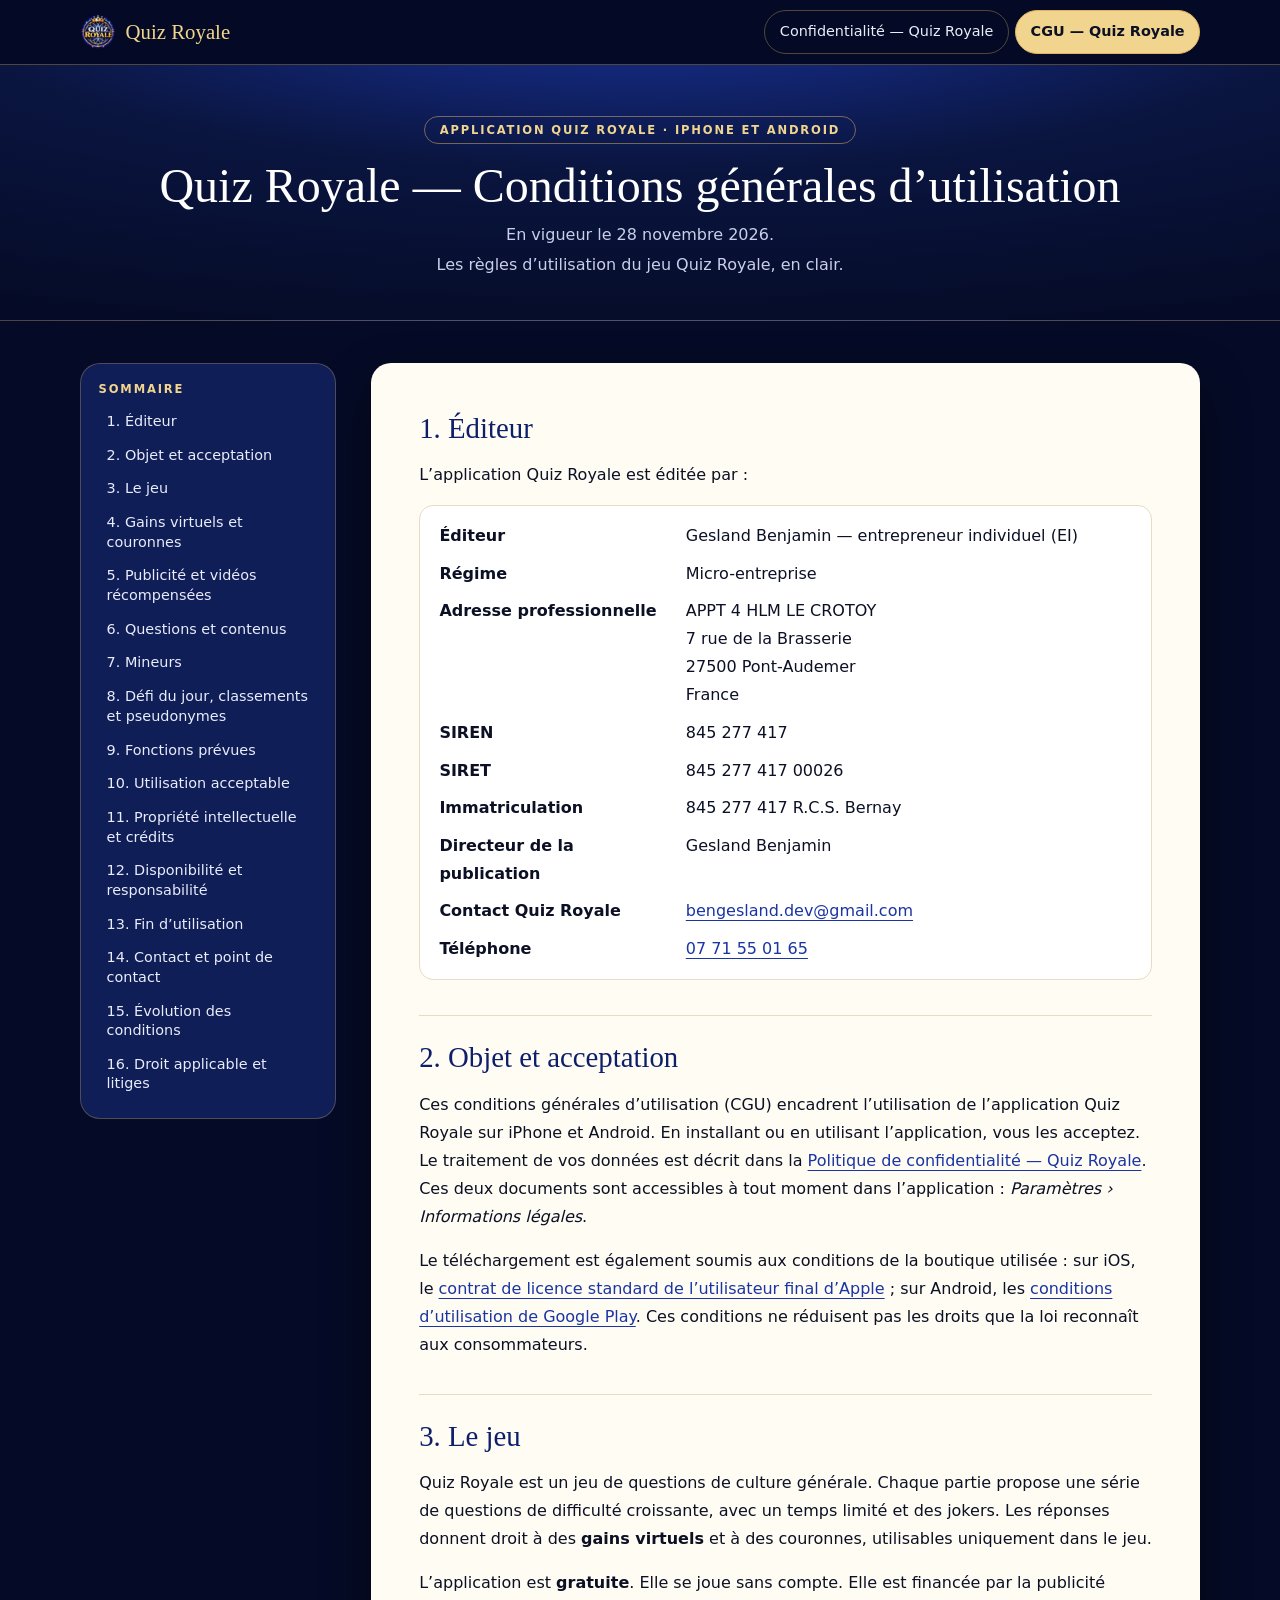
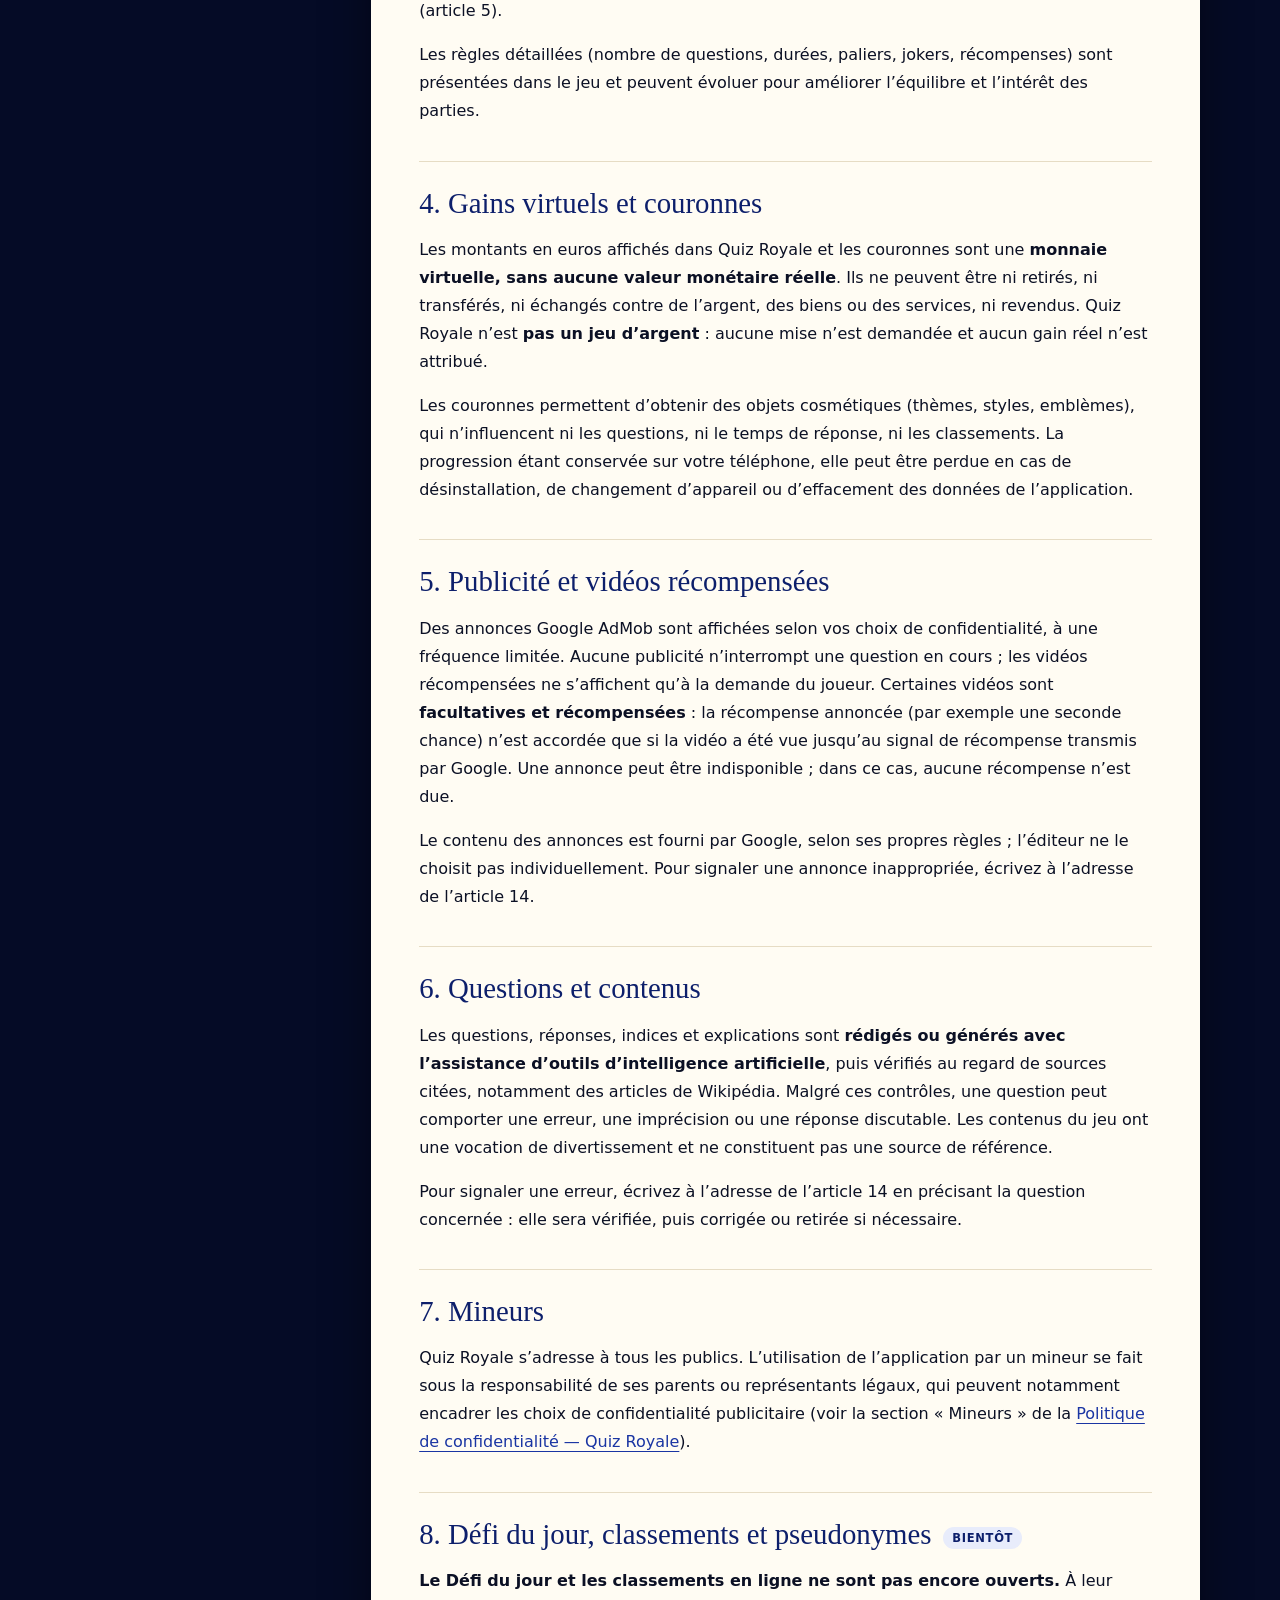
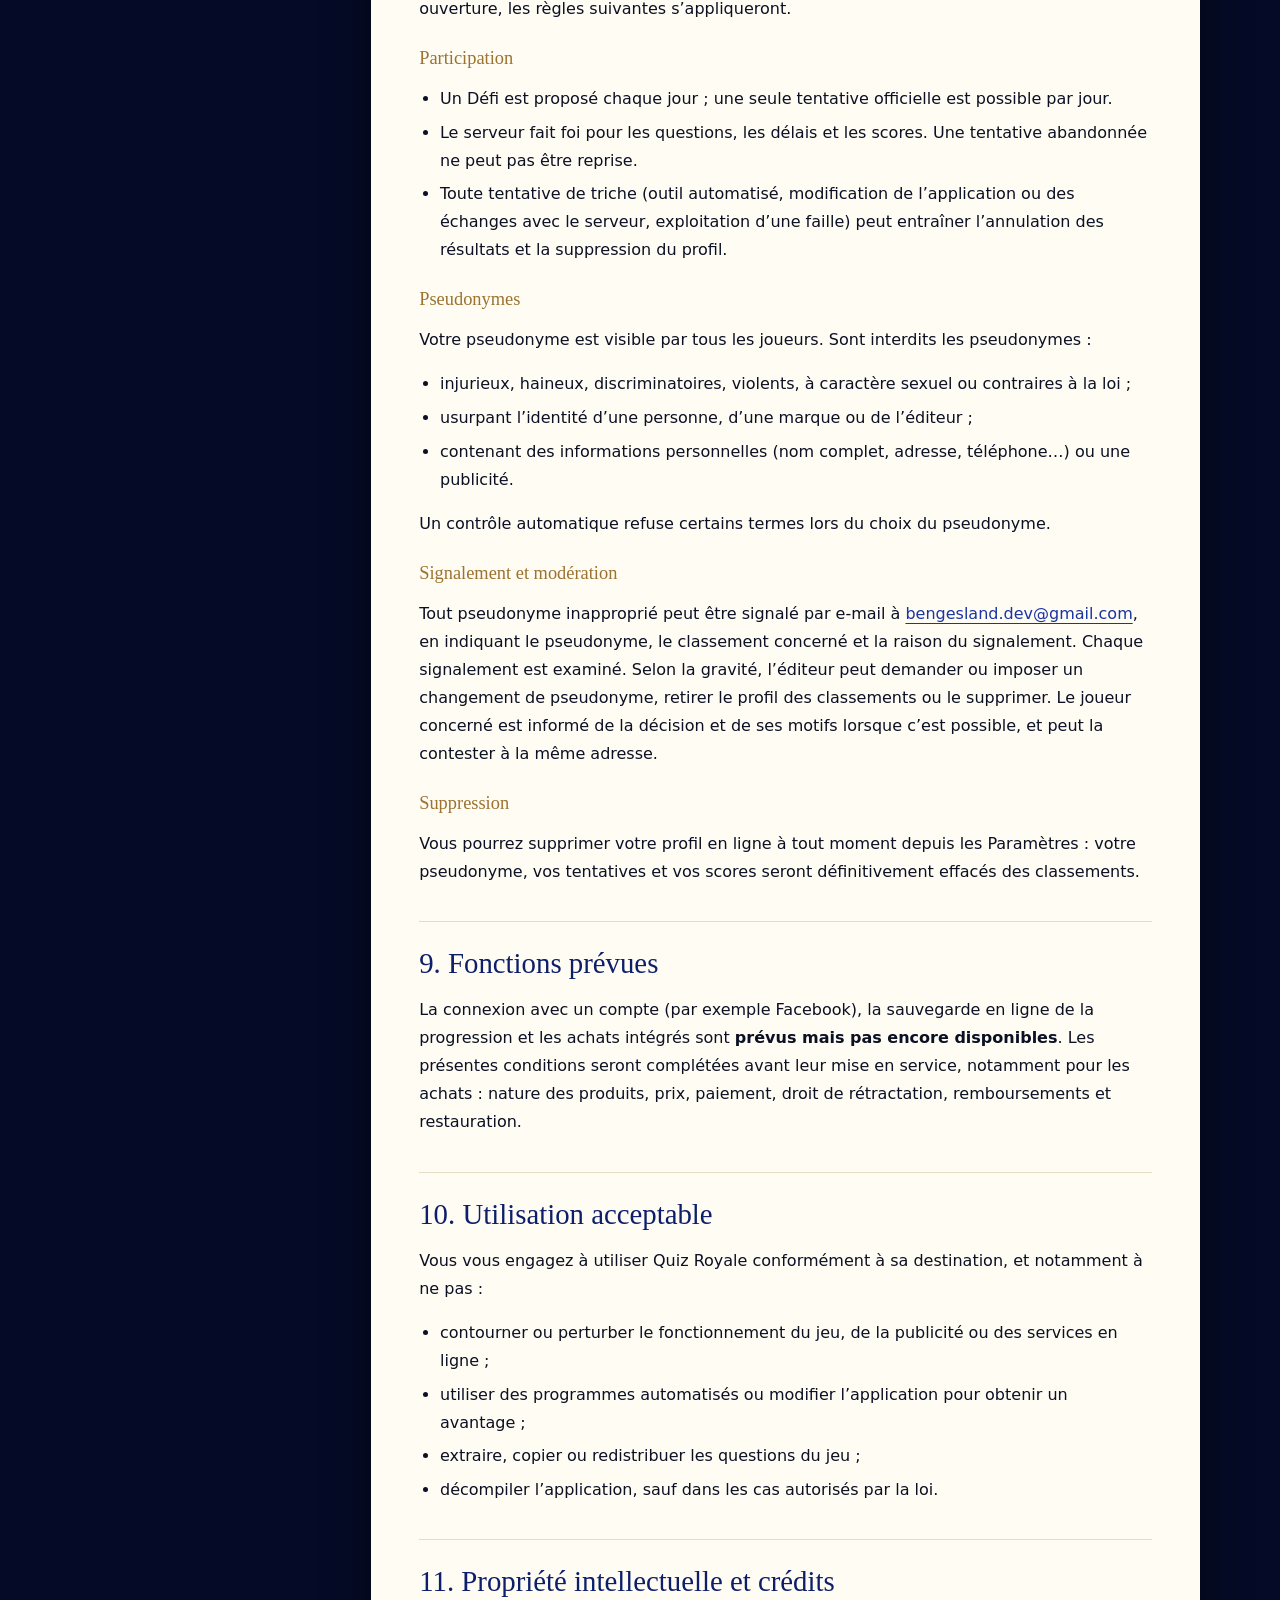
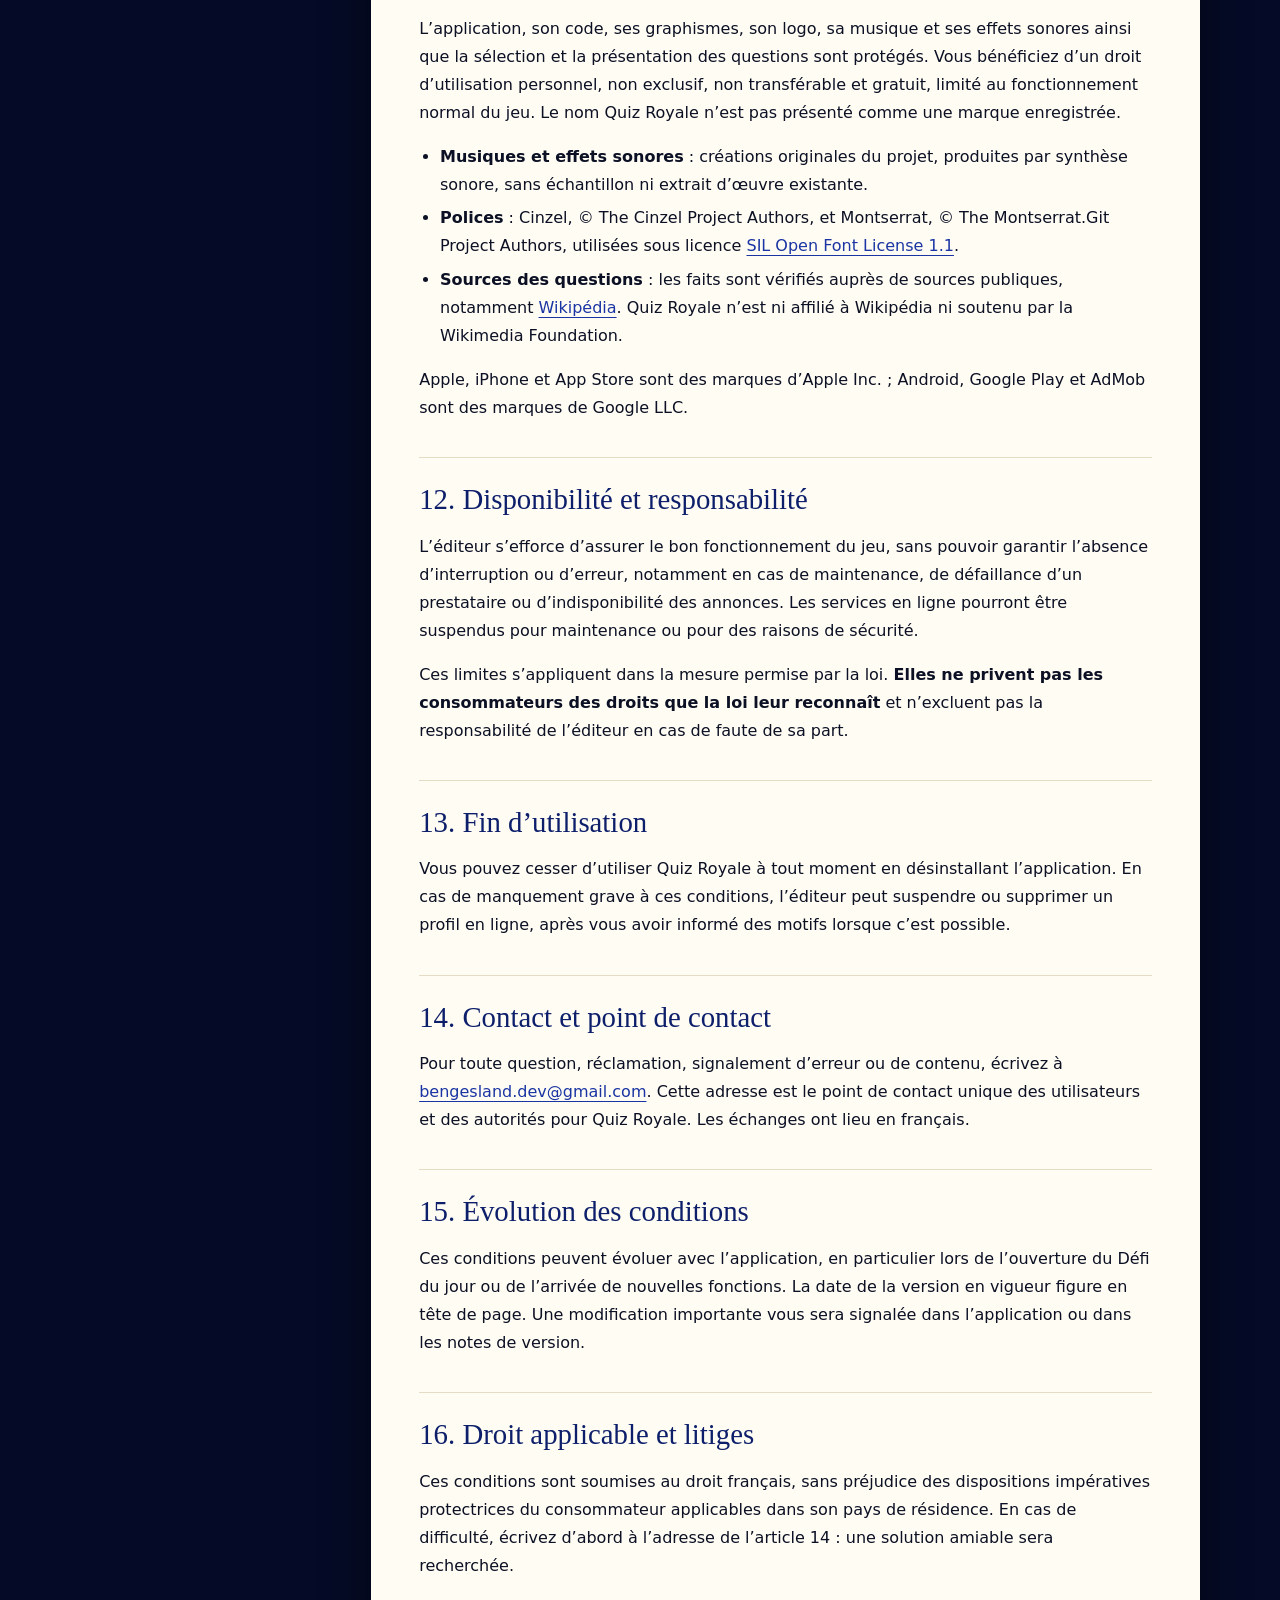
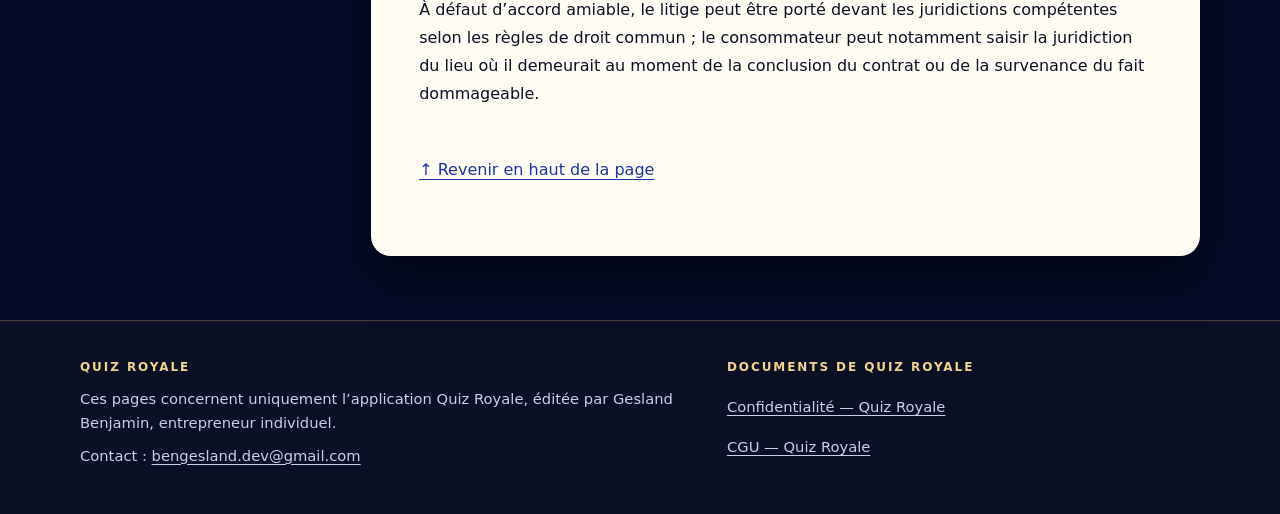
<file: quiz-royale/cgu/index.html>
<!doctype html>
<html lang="fr">
<head>
  <meta charset="utf-8">
  <meta name="viewport" content="width=device-width, initial-scale=1">
  <title>Quiz Royale — Conditions générales d’utilisation</title>
  <meta name="description" content="Conditions générales d’utilisation de l’application Quiz Royale : règles du jeu, monnaie virtuelle, publicité, contenus, pseudonymes, propriété intellectuelle et litiges.">
  <meta name="robots" content="noindex, follow">
  <meta name="referrer" content="no-referrer">
  <meta name="theme-color" content="#050B26">
  <meta name="application-name" content="Quiz Royale">
  <link rel="canonical" href="https://benjamingesland.dev/quiz-royale/cgu/">
  <link rel="icon" href="../assets/favicon-48.png" type="image/png" sizes="48x48">
  <link rel="apple-touch-icon" href="../assets/apple-touch-icon.png">
  <link rel="stylesheet" href="../assets/quiz-royale.css">
</head>
<body>
<a class="qr-skip" href="#contenu">Aller au contenu</a>
<header class="qr-header">
  <nav class="qr-nav qr-wrap" aria-label="Documents de Quiz Royale">
    <span class="qr-brand"><img src="../assets/quiz-royale-embleme-96.png" width="36" height="36" alt="">Quiz Royale</span>
    <ul class="qr-links"><li><a href="../confidentialite/index.html">Confidentialité — Quiz Royale</a></li><li><a href="../cgu/index.html" aria-current="page">CGU — Quiz Royale</a></li></ul>
  </nav>
</header>
<main id="contenu" tabindex="-1">
  <div class="qr-hero">
    <div class="qr-wrap">
      <p class="qr-app">Application Quiz Royale · iPhone et Android</p>
      <h1>Quiz Royale — Conditions générales d’utilisation</h1>
      <p>En vigueur le 28 novembre 2026.</p>
      <p>Les règles d’utilisation du jeu Quiz Royale, en clair.</p>
    </div>
  </div>
  <div class="qr-wrap qr-layout">
    <nav class="qr-toc" aria-labelledby="toc-titre"><h2 id="toc-titre">Sommaire</h2><ol><li><a href="#editeur">1. Éditeur</a></li><li><a href="#objet">2. Objet et acceptation</a></li><li><a href="#jeu">3. Le jeu</a></li><li><a href="#monnaie">4. Gains virtuels et couronnes</a></li><li><a href="#publicite">5. Publicité et vidéos récompensées</a></li><li><a href="#contenus">6. Questions et contenus</a></li><li><a href="#mineurs">7. Mineurs</a></li><li><a href="#defi">8. Défi du jour, classements et pseudonymes</a></li><li><a href="#a-venir">9. Fonctions prévues</a></li><li><a href="#usage">10. Utilisation acceptable</a></li><li><a href="#propriete">11. Propriété intellectuelle et crédits</a></li><li><a href="#responsabilite">12. Disponibilité et responsabilité</a></li><li><a href="#suspension">13. Fin d’utilisation</a></li><li><a href="#contact">14. Contact et point de contact</a></li><li><a href="#evolution">15. Évolution des conditions</a></li><li><a href="#litiges">16. Droit applicable et litiges</a></li></ol></nav>
    <article class="qr-paper">

<h2 id="editeur">1. Éditeur</h2>
<p>L’application Quiz Royale est éditée par&nbsp;:</p>
<dl>
<dt>Éditeur</dt><dd>Gesland Benjamin — entrepreneur individuel (EI)</dd>
<dt>Régime</dt><dd>Micro-entreprise</dd>
<dt>Adresse professionnelle</dt><dd><address>APPT 4 HLM LE CROTOY<br>7 rue de la Brasserie<br>27500 Pont-Audemer<br>France</address></dd>
<dt>SIREN</dt><dd>845 277 417</dd>
<dt>SIRET</dt><dd>845 277 417 00026</dd>
<dt>Immatriculation</dt><dd>845 277 417 R.C.S. Bernay</dd>
<dt>Directeur de la publication</dt><dd>Gesland Benjamin</dd>
<dt>Contact Quiz Royale</dt><dd><a href="mailto:bengesland.dev@gmail.com?subject=Quiz%20Royale">bengesland.dev@gmail.com</a></dd>
<dt>Téléphone</dt><dd><a href="tel:+33771550165">07 71 55 01 65</a></dd>
</dl>

<h2 id="objet">2. Objet et acceptation</h2>
<p>Ces conditions générales d’utilisation (CGU) encadrent l’utilisation de l’application Quiz Royale sur iPhone et Android. En installant ou en utilisant l’application, vous les acceptez. Le traitement de vos données est décrit dans la <a href="../confidentialite/index.html">Politique de confidentialité — Quiz Royale</a>. Ces deux documents sont accessibles à tout moment dans l’application&nbsp;: <em>Paramètres › Informations légales</em>.</p>
<p>Le téléchargement est également soumis aux conditions de la boutique utilisée&nbsp;: sur iOS, le <a href="https://www.apple.com/legal/internet-services/itunes/dev/stdeula/">contrat de licence standard de l’utilisateur final d’Apple</a>&nbsp;; sur Android, les <a href="https://play.google.com/intl/fr_fr/about/play-terms/">conditions d’utilisation de Google Play</a>. Ces conditions ne réduisent pas les droits que la loi reconnaît aux consommateurs.</p>

<h2 id="jeu">3. Le jeu</h2>
<p>Quiz Royale est un jeu de questions de culture générale. Chaque partie propose une série de questions de difficulté croissante, avec un temps limité et des jokers. Les réponses donnent droit à des <strong>gains virtuels</strong> et à des couronnes, utilisables uniquement dans le jeu.</p>
<p>L’application est <strong>gratuite</strong>. Elle se joue sans compte. Elle est financée par la publicité (article 5).</p>
<p>Les règles détaillées (nombre de questions, durées, paliers, jokers, récompenses) sont présentées dans le jeu et peuvent évoluer pour améliorer l’équilibre et l’intérêt des parties.</p>

<h2 id="monnaie">4. Gains virtuels et couronnes</h2>
<p>Les montants en euros affichés dans Quiz Royale et les couronnes sont une <strong>monnaie virtuelle, sans aucune valeur monétaire réelle</strong>. Ils ne peuvent être ni retirés, ni transférés, ni échangés contre de l’argent, des biens ou des services, ni revendus. Quiz Royale n’est <strong>pas un jeu d’argent</strong>&nbsp;: aucune mise n’est demandée et aucun gain réel n’est attribué.</p>
<p>Les couronnes permettent d’obtenir des objets cosmétiques (thèmes, styles, emblèmes), qui n’influencent ni les questions, ni le temps de réponse, ni les classements. La progression étant conservée sur votre téléphone, elle peut être perdue en cas de désinstallation, de changement d’appareil ou d’effacement des données de l’application.</p>

<h2 id="publicite">5. Publicité et vidéos récompensées</h2>
<p>Des annonces Google AdMob sont affichées selon vos choix de confidentialité, à une fréquence limitée. Aucune publicité n’interrompt une question en cours&nbsp;; les vidéos récompensées ne s’affichent qu’à la demande du joueur. Certaines vidéos sont <strong>facultatives et récompensées</strong>&nbsp;: la récompense annoncée (par exemple une seconde chance) n’est accordée que si la vidéo a été vue jusqu’au signal de récompense transmis par Google. Une annonce peut être indisponible&nbsp;; dans ce cas, aucune récompense n’est due.</p>
<p>Le contenu des annonces est fourni par Google, selon ses propres règles&nbsp;; l’éditeur ne le choisit pas individuellement. Pour signaler une annonce inappropriée, écrivez à l’adresse de l’article 14.</p>

<h2 id="contenus">6. Questions et contenus</h2>
<p>Les questions, réponses, indices et explications sont <strong>rédigés ou générés avec l’assistance d’outils d’intelligence artificielle</strong>, puis vérifiés au regard de sources citées, notamment des articles de Wikipédia. Malgré ces contrôles, une question peut comporter une erreur, une imprécision ou une réponse discutable. Les contenus du jeu ont une vocation de divertissement et ne constituent pas une source de référence.</p>
<p>Pour signaler une erreur, écrivez à l’adresse de l’article 14 en précisant la question concernée&nbsp;: elle sera vérifiée, puis corrigée ou retirée si nécessaire.</p>

<h2 id="mineurs">7. Mineurs</h2>
<p>Quiz Royale s’adresse à tous les publics. L’utilisation de l’application par un mineur se fait sous la responsabilité de ses parents ou représentants légaux, qui peuvent notamment encadrer les choix de confidentialité publicitaire (voir la section «&nbsp;Mineurs&nbsp;» de la <a href="../confidentialite/index.html#mineurs">Politique de confidentialité — Quiz Royale</a>).</p>

<h2 id="defi">8. Défi du jour, classements et pseudonymes <span class="qr-soon">Bientôt</span></h2>
<p><strong>Le Défi du jour et les classements en ligne ne sont pas encore ouverts.</strong> À leur ouverture, les règles suivantes s’appliqueront.</p>
<h3>Participation</h3>
<ul>
<li>Un Défi est proposé chaque jour&nbsp;; une seule tentative officielle est possible par jour.</li>
<li>Le serveur fait foi pour les questions, les délais et les scores. Une tentative abandonnée ne peut pas être reprise.</li>
<li>Toute tentative de triche (outil automatisé, modification de l’application ou des échanges avec le serveur, exploitation d’une faille) peut entraîner l’annulation des résultats et la suppression du profil.</li>
</ul>
<h3>Pseudonymes</h3>
<p>Votre pseudonyme est visible par tous les joueurs. Sont interdits les pseudonymes&nbsp;:</p>
<ul>
<li>injurieux, haineux, discriminatoires, violents, à caractère sexuel ou contraires à la loi&nbsp;;</li>
<li>usurpant l’identité d’une personne, d’une marque ou de l’éditeur&nbsp;;</li>
<li>contenant des informations personnelles (nom complet, adresse, téléphone…) ou une publicité.</li>
</ul>
<p>Un contrôle automatique refuse certains termes lors du choix du pseudonyme.</p>
<h3>Signalement et modération</h3>
<p>Tout pseudonyme inapproprié peut être signalé par e-mail à <a href="mailto:bengesland.dev@gmail.com?subject=Quiz%20Royale%20%E2%80%94%20signalement%20de%20pseudonyme">bengesland.dev@gmail.com</a>, en indiquant le pseudonyme, le classement concerné et la raison du signalement. Chaque signalement est examiné. Selon la gravité, l’éditeur peut demander ou imposer un changement de pseudonyme, retirer le profil des classements ou le supprimer. Le joueur concerné est informé de la décision et de ses motifs lorsque c’est possible, et peut la contester à la même adresse.</p>
<h3>Suppression</h3>
<p>Vous pourrez supprimer votre profil en ligne à tout moment depuis les Paramètres&nbsp;: votre pseudonyme, vos tentatives et vos scores seront définitivement effacés des classements.</p>

<h2 id="a-venir">9. Fonctions prévues</h2>
<p>La connexion avec un compte (par exemple Facebook), la sauvegarde en ligne de la progression et les achats intégrés sont <strong>prévus mais pas encore disponibles</strong>. Les présentes conditions seront complétées avant leur mise en service, notamment pour les achats&nbsp;: nature des produits, prix, paiement, droit de rétractation, remboursements et restauration.</p>

<h2 id="usage">10. Utilisation acceptable</h2>
<p>Vous vous engagez à utiliser Quiz Royale conformément à sa destination, et notamment à ne pas&nbsp;:</p>
<ul>
<li>contourner ou perturber le fonctionnement du jeu, de la publicité ou des services en ligne&nbsp;;</li>
<li>utiliser des programmes automatisés ou modifier l’application pour obtenir un avantage&nbsp;;</li>
<li>extraire, copier ou redistribuer les questions du jeu&nbsp;;</li>
<li>décompiler l’application, sauf dans les cas autorisés par la loi.</li>
</ul>

<h2 id="propriete">11. Propriété intellectuelle et crédits</h2>
<p>L’application, son code, ses graphismes, son logo, sa musique et ses effets sonores ainsi que la sélection et la présentation des questions sont protégés. Vous bénéficiez d’un droit d’utilisation personnel, non exclusif, non transférable et gratuit, limité au fonctionnement normal du jeu. Le nom Quiz Royale n’est pas présenté comme une marque enregistrée.</p>
<ul>
<li><strong>Musiques et effets sonores</strong>&nbsp;: créations originales du projet, produites par synthèse sonore, sans échantillon ni extrait d’œuvre existante.</li>
<li><strong>Polices</strong>&nbsp;: Cinzel, © The Cinzel Project Authors, et Montserrat, © The Montserrat.Git Project Authors, utilisées sous licence <a href="https://openfontlicense.org/">SIL Open Font License 1.1</a>.</li>
<li><strong>Sources des questions</strong>&nbsp;: les faits sont vérifiés auprès de sources publiques, notamment <a href="https://fr.wikipedia.org/">Wikipédia</a>. Quiz Royale n’est ni affilié à Wikipédia ni soutenu par la Wikimedia Foundation.</li>
</ul>
<p>Apple, iPhone et App Store sont des marques d’Apple Inc.&nbsp;; Android, Google Play et AdMob sont des marques de Google LLC.</p>

<h2 id="responsabilite">12. Disponibilité et responsabilité</h2>
<p>L’éditeur s’efforce d’assurer le bon fonctionnement du jeu, sans pouvoir garantir l’absence d’interruption ou d’erreur, notamment en cas de maintenance, de défaillance d’un prestataire ou d’indisponibilité des annonces. Les services en ligne pourront être suspendus pour maintenance ou pour des raisons de sécurité.</p>
<p>Ces limites s’appliquent dans la mesure permise par la loi. <strong>Elles ne privent pas les consommateurs des droits que la loi leur reconnaît</strong> et n’excluent pas la responsabilité de l’éditeur en cas de faute de sa part.</p>

<h2 id="suspension">13. Fin d’utilisation</h2>
<p>Vous pouvez cesser d’utiliser Quiz Royale à tout moment en désinstallant l’application. En cas de manquement grave à ces conditions, l’éditeur peut suspendre ou supprimer un profil en ligne, après vous avoir informé des motifs lorsque c’est possible.</p>

<h2 id="contact">14. Contact et point de contact</h2>
<p>Pour toute question, réclamation, signalement d’erreur ou de contenu, écrivez à <a href="mailto:bengesland.dev@gmail.com?subject=Quiz%20Royale">bengesland.dev@gmail.com</a>. Cette adresse est le point de contact unique des utilisateurs et des autorités pour Quiz Royale. Les échanges ont lieu en français.</p>

<h2 id="evolution">15. Évolution des conditions</h2>
<p>Ces conditions peuvent évoluer avec l’application, en particulier lors de l’ouverture du Défi du jour ou de l’arrivée de nouvelles fonctions. La date de la version en vigueur figure en tête de page. Une modification importante vous sera signalée dans l’application ou dans les notes de version.</p>

<h2 id="litiges">16. Droit applicable et litiges</h2>
<p>Ces conditions sont soumises au droit français, sans préjudice des dispositions impératives protectrices du consommateur applicables dans son pays de résidence. En cas de difficulté, écrivez d’abord à l’adresse de l’article 14&nbsp;: une solution amiable sera recherchée.</p>
<p>À défaut d’accord amiable, le litige peut être porté devant les juridictions compétentes selon les règles de droit commun&nbsp;; le consommateur peut notamment saisir la juridiction du lieu où il demeurait au moment de la conclusion du contrat ou de la survenance du fait dommageable.</p>

      <p><a class="qr-back" href="#contenu">↑ Revenir en haut de la page</a></p>
    </article>
  </div>
</main>
<footer class="qr-footer">
  <div class="qr-wrap qr-footer-grid">
    <div>
      <h2>Quiz Royale</h2>
      <p>Ces pages concernent uniquement l’application Quiz Royale, éditée par Gesland Benjamin, entrepreneur individuel.</p>
      <p>Contact&nbsp;: <a href="mailto:bengesland.dev@gmail.com?subject=Quiz%20Royale">bengesland.dev@gmail.com</a></p>
    </div>
    <div>
      <h2>Documents de Quiz Royale</h2>
      <ul><li><a href="../confidentialite/index.html">Confidentialité — Quiz Royale</a></li><li><a href="../cgu/index.html">CGU — Quiz Royale</a></li></ul>
    </div>
  </div>
</footer>
</body>
</html>
</file>
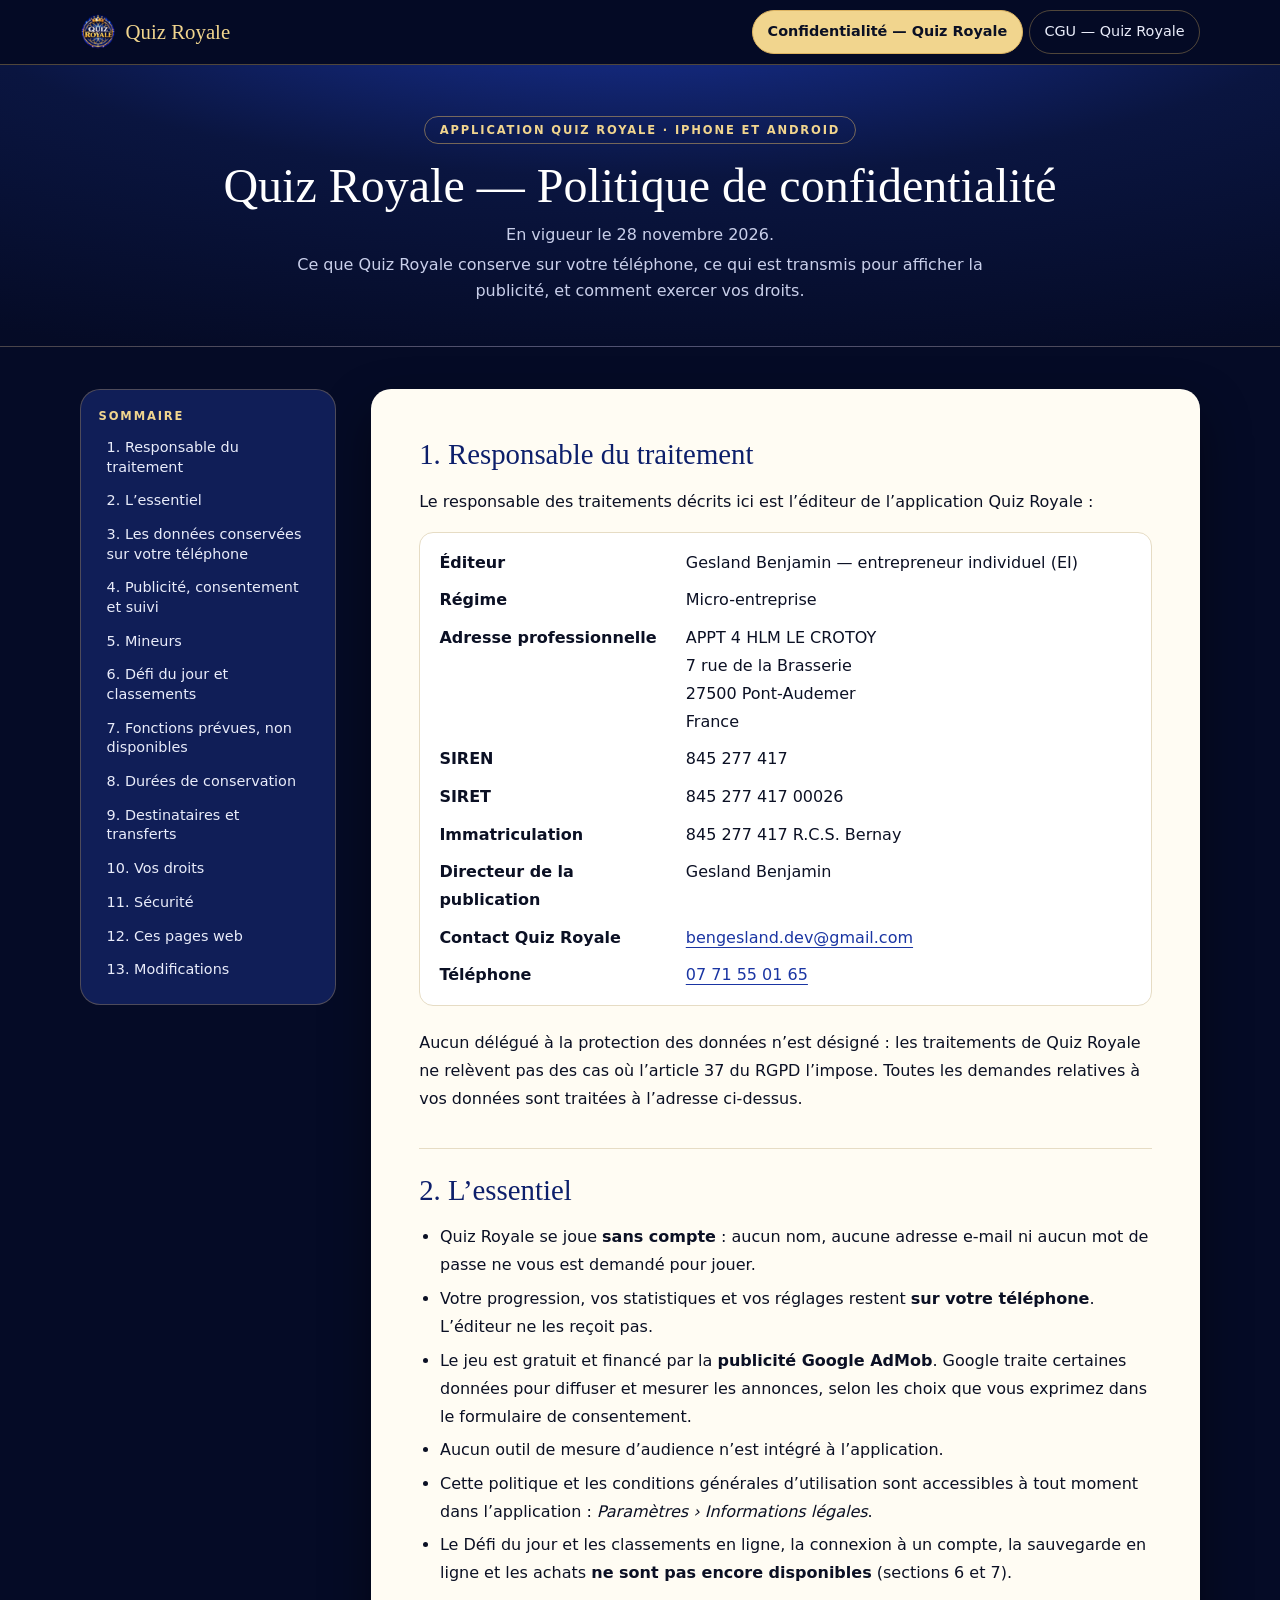
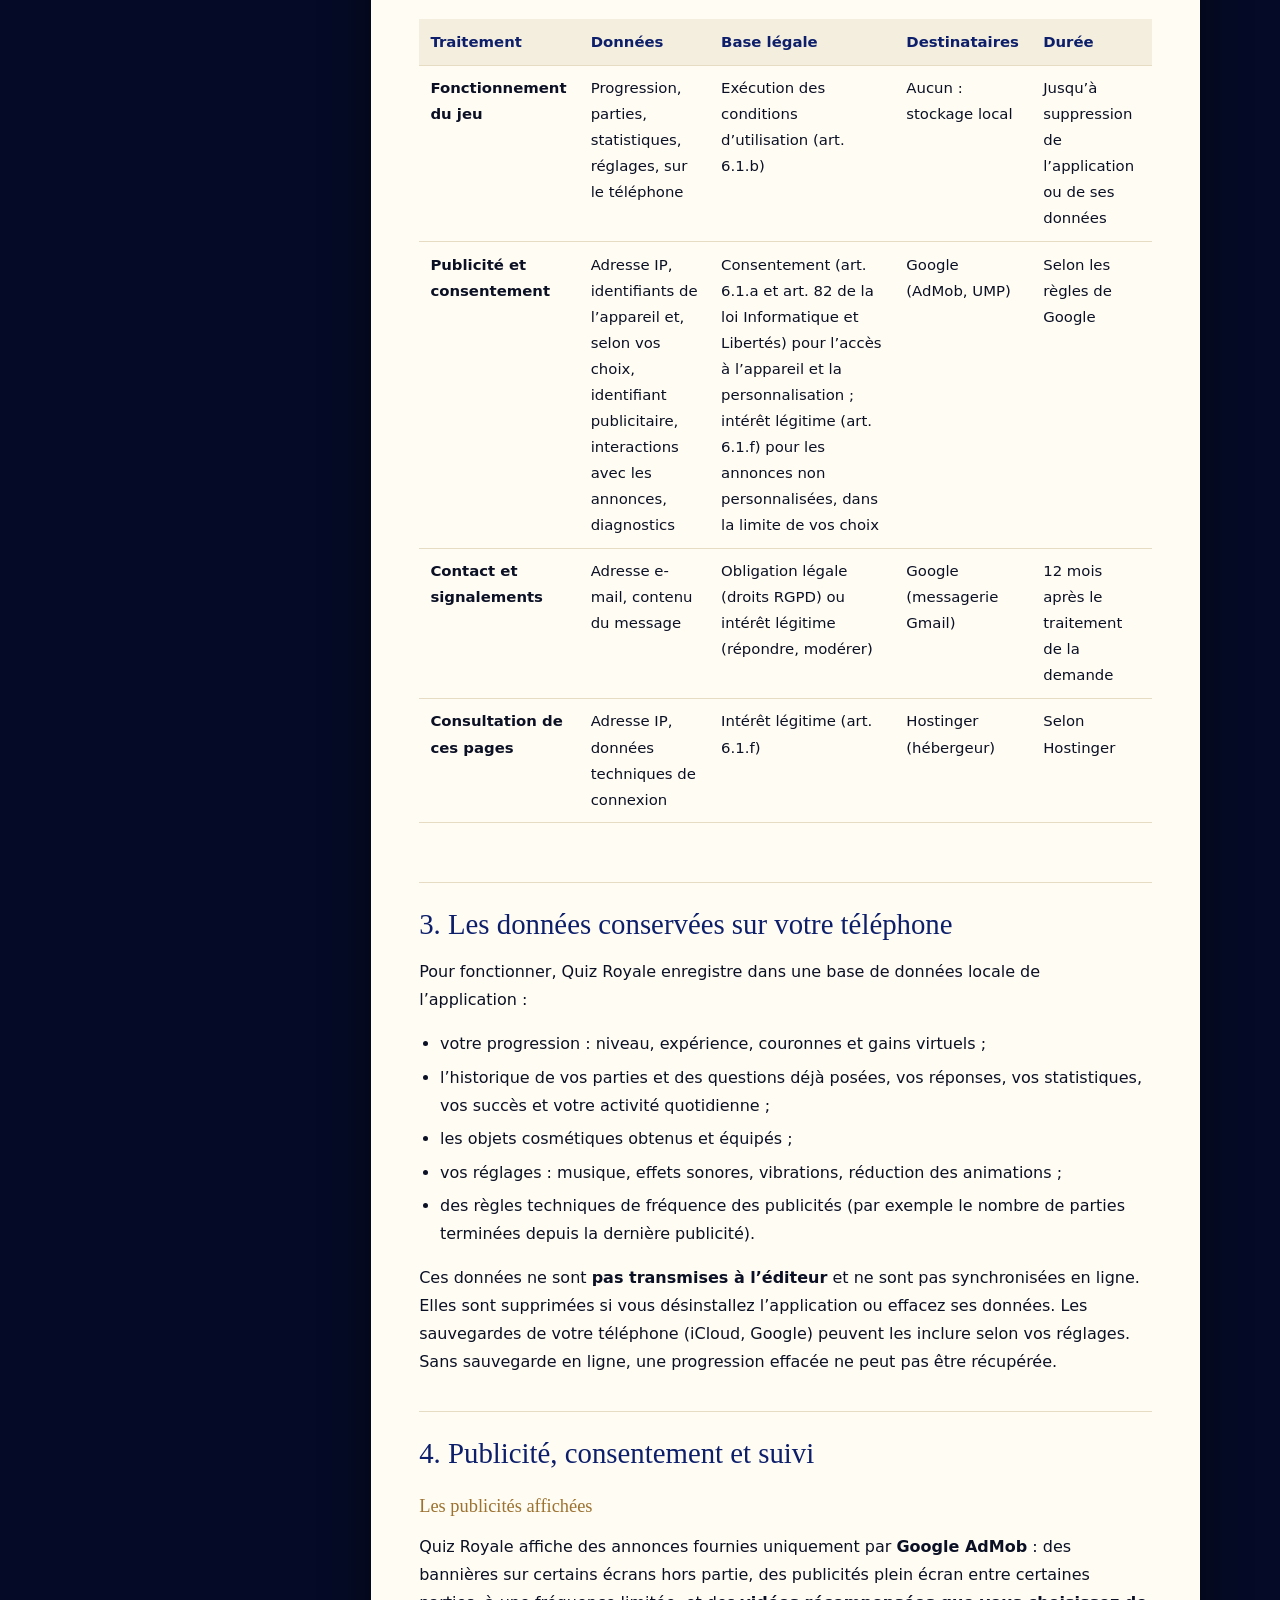
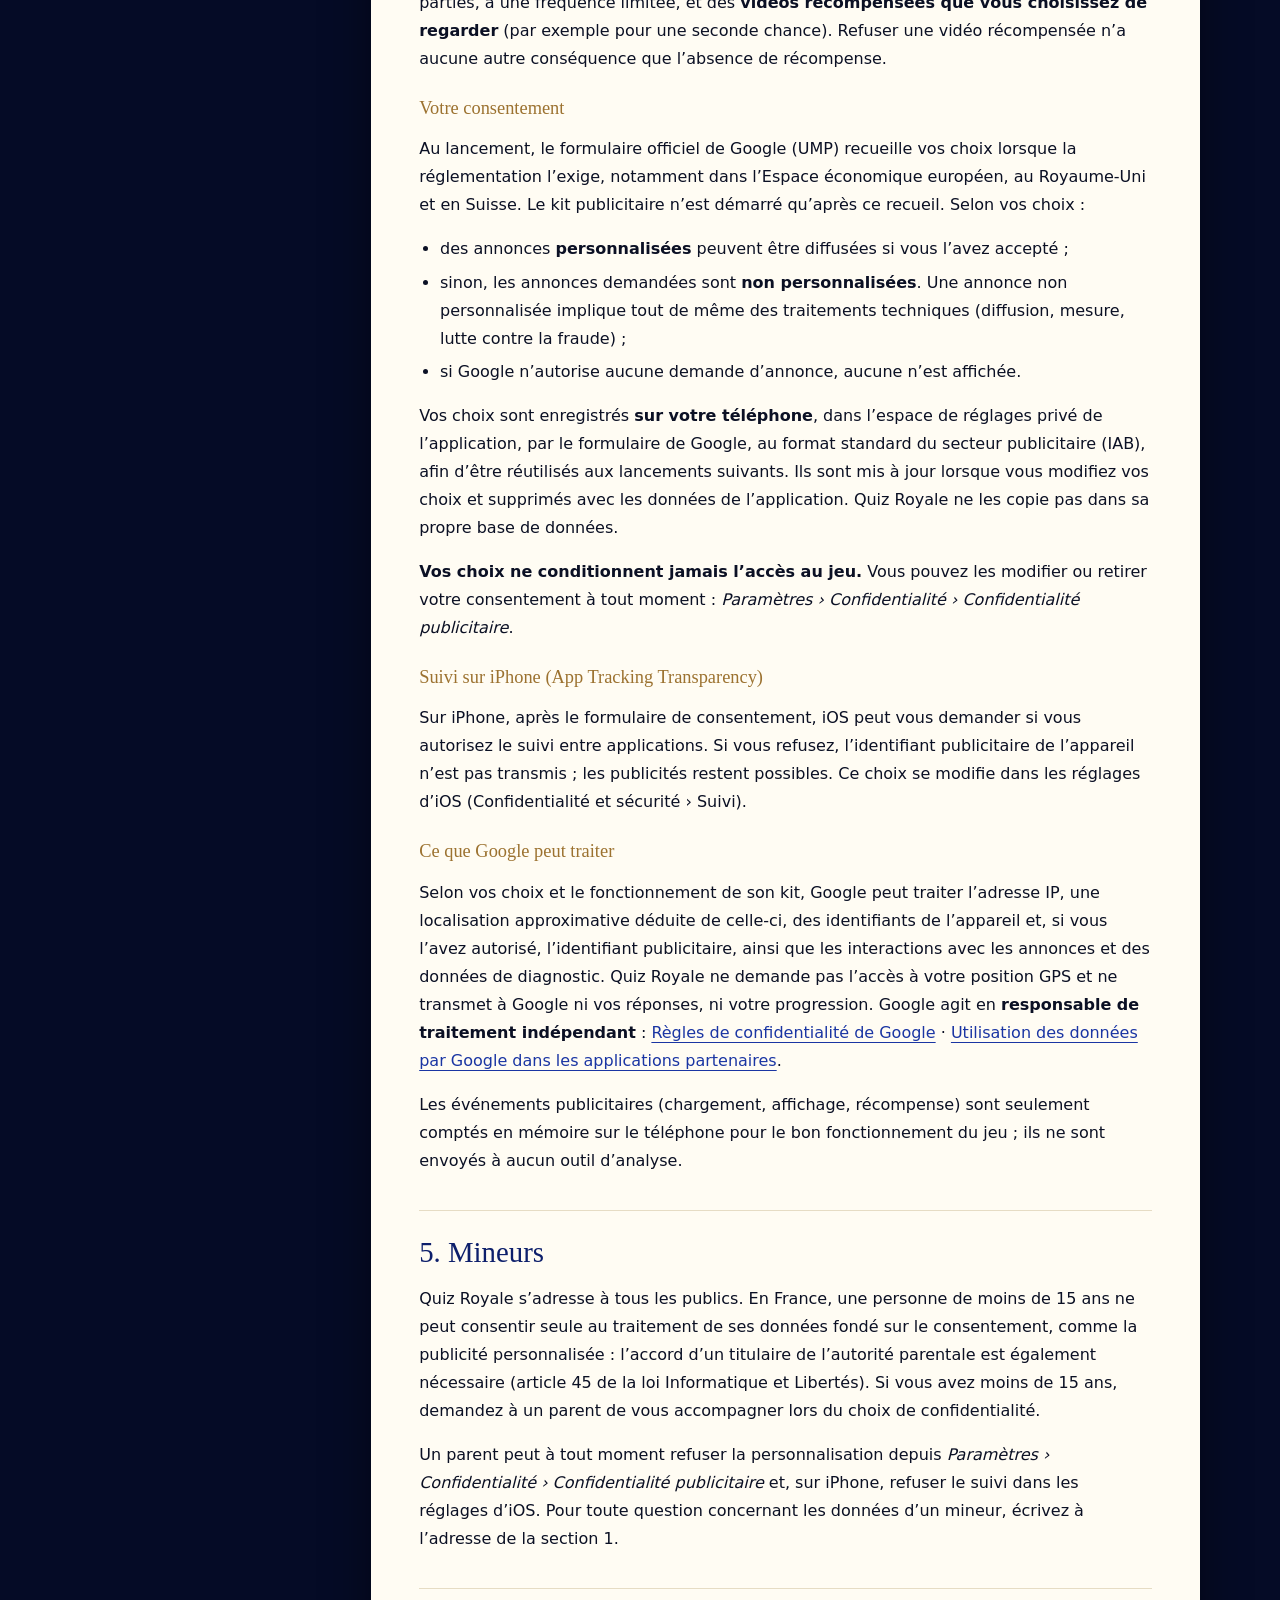
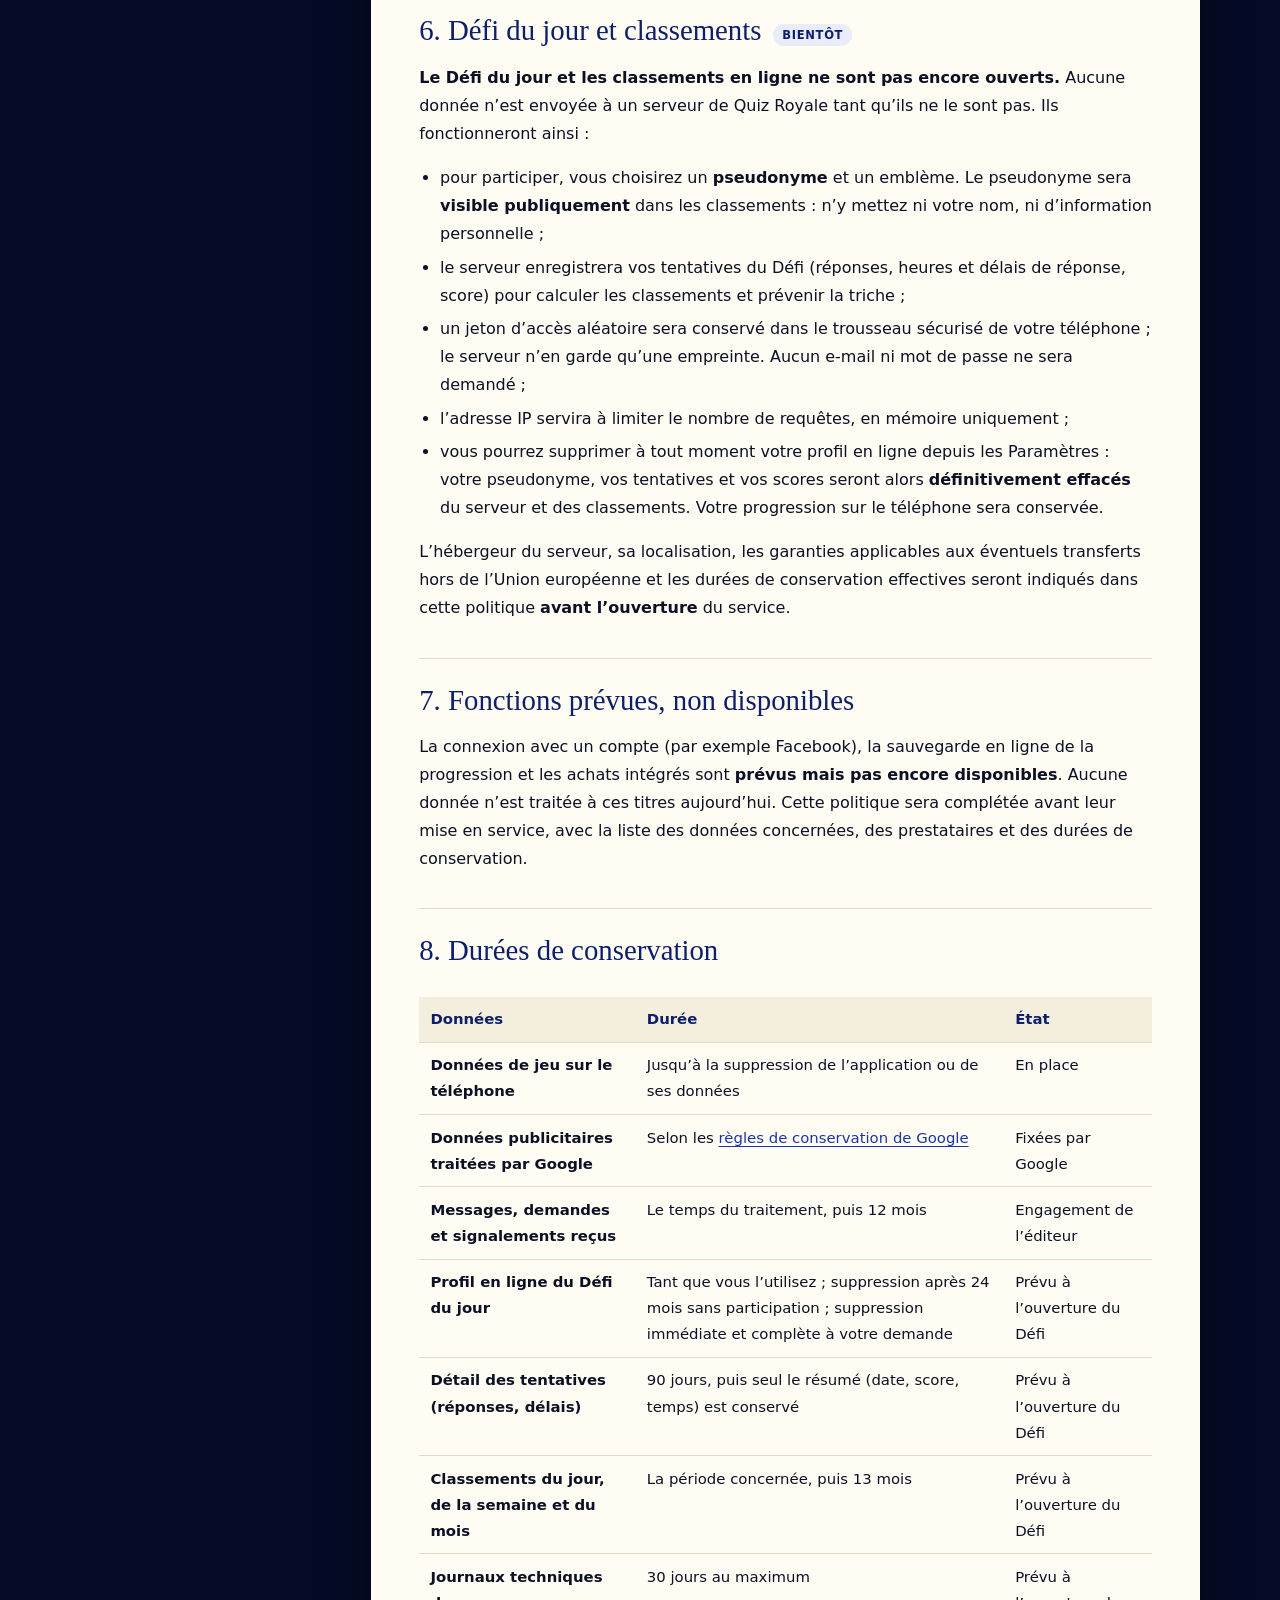
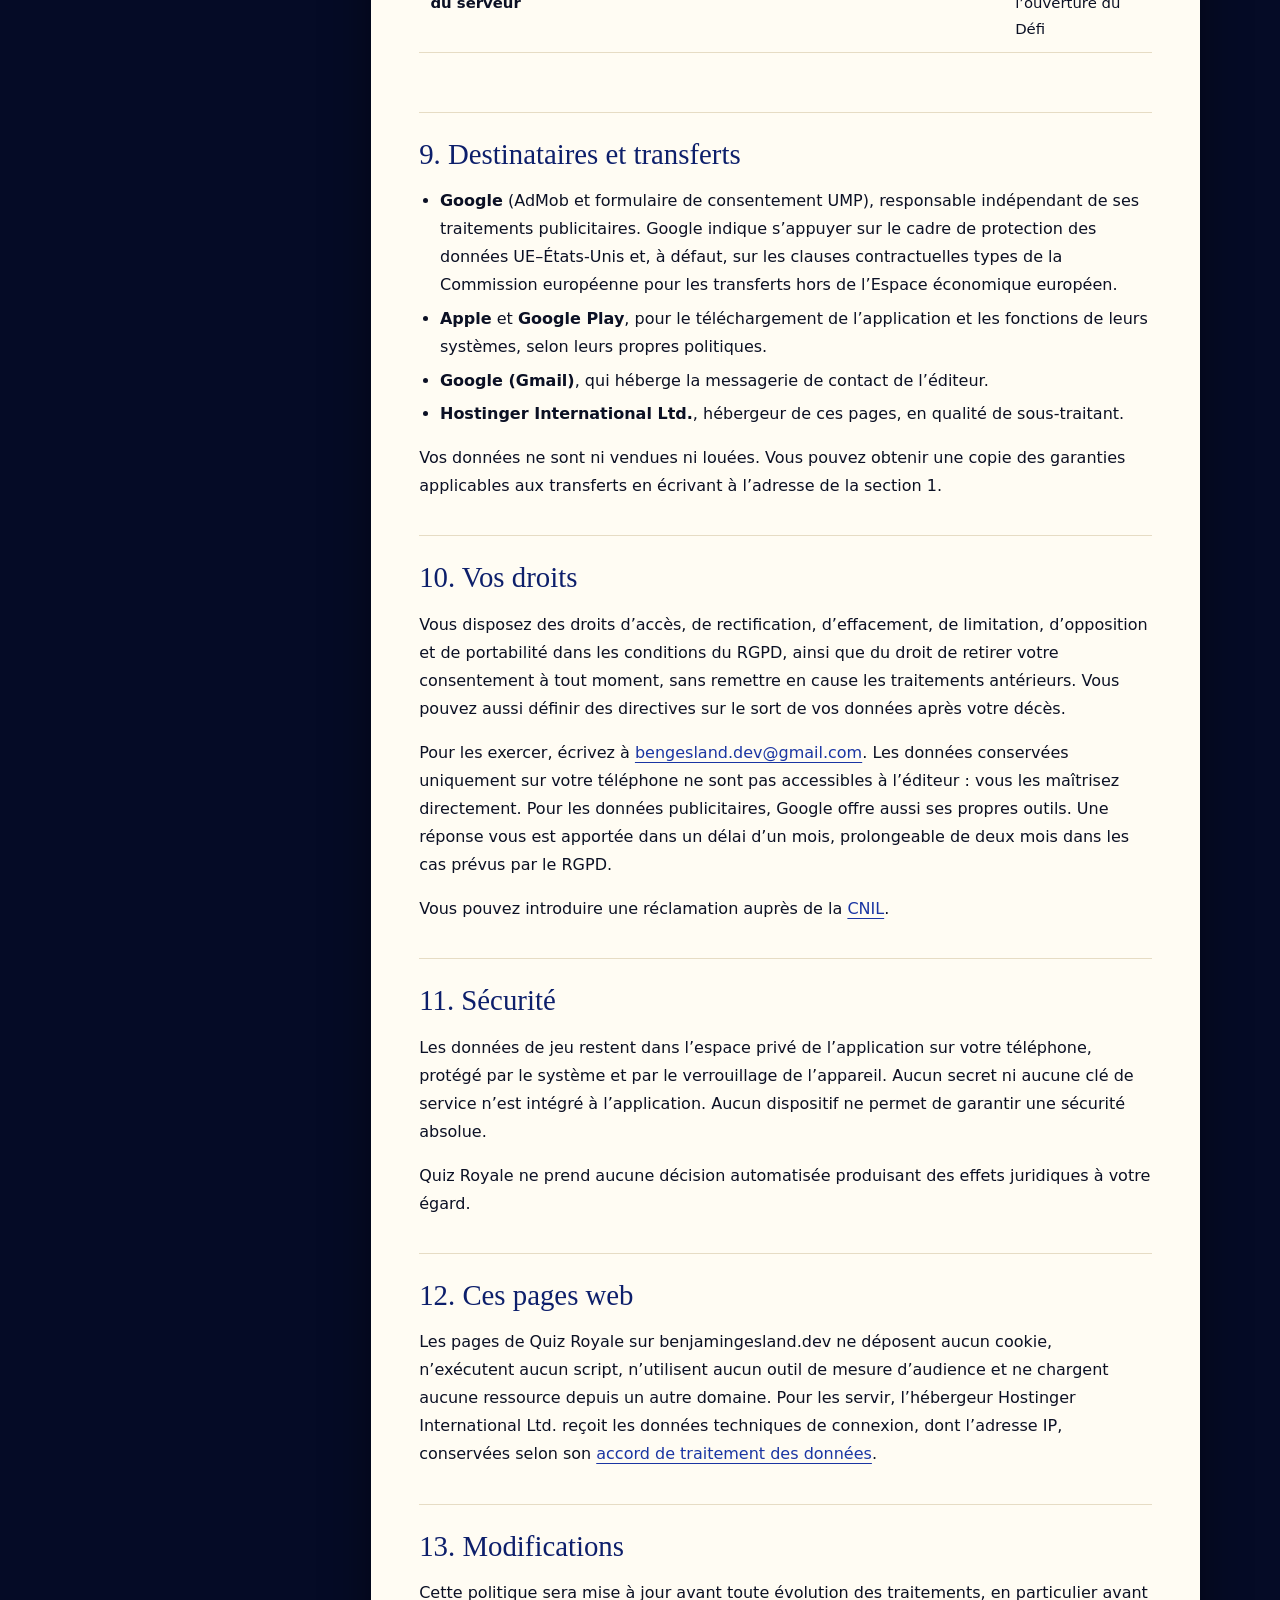
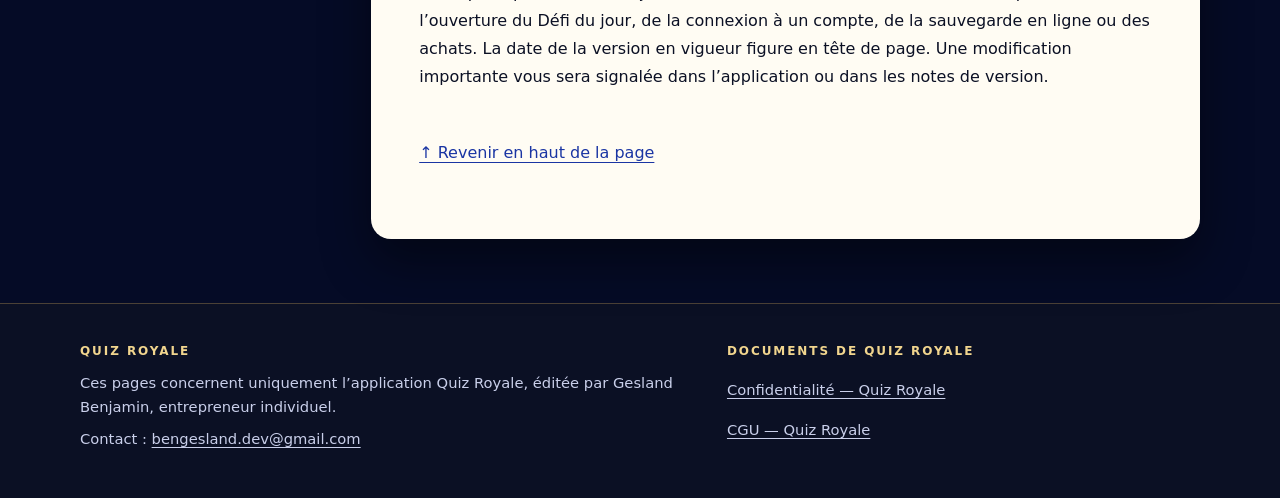
<file: quiz-royale/confidentialite/index.html>
<!doctype html>
<html lang="fr">
<head>
  <meta charset="utf-8">
  <meta name="viewport" content="width=device-width, initial-scale=1">
  <title>Quiz Royale — Politique de confidentialité</title>
  <meta name="description" content="Politique de confidentialité de l’application Quiz Royale : données conservées sur l’appareil, publicité Google AdMob, consentement, mineurs, conservation et droits.">
  <meta name="robots" content="noindex, follow">
  <meta name="referrer" content="no-referrer">
  <meta name="theme-color" content="#050B26">
  <meta name="application-name" content="Quiz Royale">
  <link rel="canonical" href="https://benjamingesland.dev/quiz-royale/confidentialite/">
  <link rel="icon" href="../assets/favicon-48.png" type="image/png" sizes="48x48">
  <link rel="apple-touch-icon" href="../assets/apple-touch-icon.png">
  <link rel="stylesheet" href="../assets/quiz-royale.css">
</head>
<body>
<a class="qr-skip" href="#contenu">Aller au contenu</a>
<header class="qr-header">
  <nav class="qr-nav qr-wrap" aria-label="Documents de Quiz Royale">
    <span class="qr-brand"><img src="../assets/quiz-royale-embleme-96.png" width="36" height="36" alt="">Quiz Royale</span>
    <ul class="qr-links"><li><a href="../confidentialite/index.html" aria-current="page">Confidentialité — Quiz Royale</a></li><li><a href="../cgu/index.html">CGU — Quiz Royale</a></li></ul>
  </nav>
</header>
<main id="contenu" tabindex="-1">
  <div class="qr-hero">
    <div class="qr-wrap">
      <p class="qr-app">Application Quiz Royale · iPhone et Android</p>
      <h1>Quiz Royale — Politique de confidentialité</h1>
      <p>En vigueur le 28 novembre 2026.</p>
      <p>Ce que Quiz Royale conserve sur votre téléphone, ce qui est transmis pour afficher la publicité, et comment exercer vos droits.</p>
    </div>
  </div>
  <div class="qr-wrap qr-layout">
    <nav class="qr-toc" aria-labelledby="toc-titre"><h2 id="toc-titre">Sommaire</h2><ol><li><a href="#responsable">1. Responsable du traitement</a></li><li><a href="#essentiel">2. L’essentiel</a></li><li><a href="#appareil">3. Les données conservées sur votre téléphone</a></li><li><a href="#publicite">4. Publicité, consentement et suivi</a></li><li><a href="#mineurs">5. Mineurs</a></li><li><a href="#defi">6. Défi du jour et classements</a></li><li><a href="#a-venir">7. Fonctions prévues, non disponibles</a></li><li><a href="#conservation">8. Durées de conservation</a></li><li><a href="#destinataires">9. Destinataires et transferts</a></li><li><a href="#droits">10. Vos droits</a></li><li><a href="#securite">11. Sécurité</a></li><li><a href="#pages">12. Ces pages web</a></li><li><a href="#modifications">13. Modifications</a></li></ol></nav>
    <article class="qr-paper">

<h2 id="responsable">1. Responsable du traitement</h2>
<p>Le responsable des traitements décrits ici est l’éditeur de l’application Quiz Royale&nbsp;:</p>
<dl>
<dt>Éditeur</dt><dd>Gesland Benjamin — entrepreneur individuel (EI)</dd>
<dt>Régime</dt><dd>Micro-entreprise</dd>
<dt>Adresse professionnelle</dt><dd><address>APPT 4 HLM LE CROTOY<br>7 rue de la Brasserie<br>27500 Pont-Audemer<br>France</address></dd>
<dt>SIREN</dt><dd>845 277 417</dd>
<dt>SIRET</dt><dd>845 277 417 00026</dd>
<dt>Immatriculation</dt><dd>845 277 417 R.C.S. Bernay</dd>
<dt>Directeur de la publication</dt><dd>Gesland Benjamin</dd>
<dt>Contact Quiz Royale</dt><dd><a href="mailto:bengesland.dev@gmail.com?subject=Quiz%20Royale">bengesland.dev@gmail.com</a></dd>
<dt>Téléphone</dt><dd><a href="tel:+33771550165">07 71 55 01 65</a></dd>
</dl>
<p>Aucun délégué à la protection des données n’est désigné&nbsp;: les traitements de Quiz Royale ne relèvent pas des cas où l’article 37 du RGPD l’impose. Toutes les demandes relatives à vos données sont traitées à l’adresse ci-dessus.</p>

<h2 id="essentiel">2. L’essentiel</h2>
<ul>
<li>Quiz Royale se joue <strong>sans compte</strong>&nbsp;: aucun nom, aucune adresse e-mail ni aucun mot de passe ne vous est demandé pour jouer.</li>
<li>Votre progression, vos statistiques et vos réglages restent <strong>sur votre téléphone</strong>. L’éditeur ne les reçoit pas.</li>
<li>Le jeu est gratuit et financé par la <strong>publicité Google AdMob</strong>. Google traite certaines données pour diffuser et mesurer les annonces, selon les choix que vous exprimez dans le formulaire de consentement.</li>
<li>Aucun outil de mesure d’audience n’est intégré à l’application.</li>
<li>Cette politique et les conditions générales d’utilisation sont accessibles à tout moment dans l’application&nbsp;: <em>Paramètres › Informations légales</em>.</li>
<li>Le Défi du jour et les classements en ligne, la connexion à un compte, la sauvegarde en ligne et les achats <strong>ne sont pas encore disponibles</strong> (sections 6 et 7).</li>
</ul>
<div class="qr-scroll" role="region" aria-label="Tableau des traitements" tabindex="0">
<table>
<thead><tr><th scope="col">Traitement</th><th scope="col">Données</th><th scope="col">Base légale</th><th scope="col">Destinataires</th><th scope="col">Durée</th></tr></thead>
<tbody>
<tr><th scope="row">Fonctionnement du jeu</th><td>Progression, parties, statistiques, réglages, sur le téléphone</td><td>Exécution des conditions d’utilisation (art. 6.1.b)</td><td>Aucun&nbsp;: stockage local</td><td>Jusqu’à suppression de l’application ou de ses données</td></tr>
<tr><th scope="row">Publicité et consentement</th><td>Adresse IP, identifiants de l’appareil et, selon vos choix, identifiant publicitaire, interactions avec les annonces, diagnostics</td><td>Consentement (art. 6.1.a et art. 82 de la loi Informatique et Libertés) pour l’accès à l’appareil et la personnalisation&nbsp;; intérêt légitime (art. 6.1.f) pour les annonces non personnalisées, dans la limite de vos choix</td><td>Google (AdMob, UMP)</td><td>Selon les règles de Google</td></tr>
<tr><th scope="row">Contact et signalements</th><td>Adresse e-mail, contenu du message</td><td>Obligation légale (droits RGPD) ou intérêt légitime (répondre, modérer)</td><td>Google (messagerie Gmail)</td><td>12 mois après le traitement de la demande</td></tr>
<tr><th scope="row">Consultation de ces pages</th><td>Adresse IP, données techniques de connexion</td><td>Intérêt légitime (art. 6.1.f)</td><td>Hostinger (hébergeur)</td><td>Selon Hostinger</td></tr>
</tbody>
</table>
</div>

<h2 id="appareil">3. Les données conservées sur votre téléphone</h2>
<p>Pour fonctionner, Quiz Royale enregistre dans une base de données locale de l’application&nbsp;:</p>
<ul>
<li>votre progression&nbsp;: niveau, expérience, couronnes et gains virtuels&nbsp;;</li>
<li>l’historique de vos parties et des questions déjà posées, vos réponses, vos statistiques, vos succès et votre activité quotidienne&nbsp;;</li>
<li>les objets cosmétiques obtenus et équipés&nbsp;;</li>
<li>vos réglages&nbsp;: musique, effets sonores, vibrations, réduction des animations&nbsp;;</li>
<li>des règles techniques de fréquence des publicités (par exemple le nombre de parties terminées depuis la dernière publicité).</li>
</ul>
<p>Ces données ne sont <strong>pas transmises à l’éditeur</strong> et ne sont pas synchronisées en ligne. Elles sont supprimées si vous désinstallez l’application ou effacez ses données. Les sauvegardes de votre téléphone (iCloud, Google) peuvent les inclure selon vos réglages. Sans sauvegarde en ligne, une progression effacée ne peut pas être récupérée.</p>

<h2 id="publicite">4. Publicité, consentement et suivi</h2>
<h3>Les publicités affichées</h3>
<p>Quiz Royale affiche des annonces fournies uniquement par <strong>Google AdMob</strong>&nbsp;: des bannières sur certains écrans hors partie, des publicités plein écran entre certaines parties, à une fréquence limitée, et des <strong>vidéos récompensées que vous choisissez de regarder</strong> (par exemple pour une seconde chance). Refuser une vidéo récompensée n’a aucune autre conséquence que l’absence de récompense.</p>
<h3>Votre consentement</h3>
<p>Au lancement, le formulaire officiel de Google (UMP) recueille vos choix lorsque la réglementation l’exige, notamment dans l’Espace économique européen, au Royaume-Uni et en Suisse. Le kit publicitaire n’est démarré qu’après ce recueil. Selon vos choix&nbsp;:</p>
<ul>
<li>des annonces <strong>personnalisées</strong> peuvent être diffusées si vous l’avez accepté&nbsp;;</li>
<li>sinon, les annonces demandées sont <strong>non personnalisées</strong>. Une annonce non personnalisée implique tout de même des traitements techniques (diffusion, mesure, lutte contre la fraude)&nbsp;;</li>
<li>si Google n’autorise aucune demande d’annonce, aucune n’est affichée.</li>
</ul>
<p>Vos choix sont enregistrés <strong>sur votre téléphone</strong>, dans l’espace de réglages privé de l’application, par le formulaire de Google, au format standard du secteur publicitaire (IAB), afin d’être réutilisés aux lancements suivants. Ils sont mis à jour lorsque vous modifiez vos choix et supprimés avec les données de l’application. Quiz Royale ne les copie pas dans sa propre base de données.</p>
<p><strong>Vos choix ne conditionnent jamais l’accès au jeu.</strong> Vous pouvez les modifier ou retirer votre consentement à tout moment&nbsp;: <em>Paramètres › Confidentialité › Confidentialité publicitaire</em>.</p>
<h3>Suivi sur iPhone (App Tracking Transparency)</h3>
<p>Sur iPhone, après le formulaire de consentement, iOS peut vous demander si vous autorisez le suivi entre applications. Si vous refusez, l’identifiant publicitaire de l’appareil n’est pas transmis&nbsp;; les publicités restent possibles. Ce choix se modifie dans les réglages d’iOS (Confidentialité et sécurité › Suivi).</p>
<h3>Ce que Google peut traiter</h3>
<p>Selon vos choix et le fonctionnement de son kit, Google peut traiter l’adresse IP, une localisation approximative déduite de celle-ci, des identifiants de l’appareil et, si vous l’avez autorisé, l’identifiant publicitaire, ainsi que les interactions avec les annonces et des données de diagnostic. Quiz Royale ne demande pas l’accès à votre position GPS et ne transmet à Google ni vos réponses, ni votre progression. Google agit en <strong>responsable de traitement indépendant</strong>&nbsp;: <a href="https://policies.google.com/privacy?hl=fr">Règles de confidentialité de Google</a> · <a href="https://policies.google.com/technologies/partner-sites?hl=fr">Utilisation des données par Google dans les applications partenaires</a>.</p>
<p>Les événements publicitaires (chargement, affichage, récompense) sont seulement comptés en mémoire sur le téléphone pour le bon fonctionnement du jeu&nbsp;; ils ne sont envoyés à aucun outil d’analyse.</p>

<h2 id="mineurs">5. Mineurs</h2>
<p>Quiz Royale s’adresse à tous les publics. En France, une personne de moins de 15 ans ne peut consentir seule au traitement de ses données fondé sur le consentement, comme la publicité personnalisée&nbsp;: l’accord d’un titulaire de l’autorité parentale est également nécessaire (article 45 de la loi Informatique et Libertés). Si vous avez moins de 15 ans, demandez à un parent de vous accompagner lors du choix de confidentialité.</p>
<p>Un parent peut à tout moment refuser la personnalisation depuis <em>Paramètres › Confidentialité › Confidentialité publicitaire</em> et, sur iPhone, refuser le suivi dans les réglages d’iOS. Pour toute question concernant les données d’un mineur, écrivez à l’adresse de la section 1.</p>

<h2 id="defi">6. Défi du jour et classements <span class="qr-soon">Bientôt</span></h2>
<p><strong>Le Défi du jour et les classements en ligne ne sont pas encore ouverts.</strong> Aucune donnée n’est envoyée à un serveur de Quiz Royale tant qu’ils ne le sont pas. Ils fonctionneront ainsi&nbsp;:</p>
<ul>
<li>pour participer, vous choisirez un <strong>pseudonyme</strong> et un emblème. Le pseudonyme sera <strong>visible publiquement</strong> dans les classements&nbsp;: n’y mettez ni votre nom, ni d’information personnelle&nbsp;;</li>
<li>le serveur enregistrera vos tentatives du Défi (réponses, heures et délais de réponse, score) pour calculer les classements et prévenir la triche&nbsp;;</li>
<li>un jeton d’accès aléatoire sera conservé dans le trousseau sécurisé de votre téléphone&nbsp;; le serveur n’en garde qu’une empreinte. Aucun e-mail ni mot de passe ne sera demandé&nbsp;;</li>
<li>l’adresse IP servira à limiter le nombre de requêtes, en mémoire uniquement&nbsp;;</li>
<li>vous pourrez supprimer à tout moment votre profil en ligne depuis les Paramètres&nbsp;: votre pseudonyme, vos tentatives et vos scores seront alors <strong>définitivement effacés</strong> du serveur et des classements. Votre progression sur le téléphone sera conservée.</li>
</ul>
<p>L’hébergeur du serveur, sa localisation, les garanties applicables aux éventuels transferts hors de l’Union européenne et les durées de conservation effectives seront indiqués dans cette politique <strong>avant l’ouverture</strong> du service.</p>

<h2 id="a-venir">7. Fonctions prévues, non disponibles</h2>
<p>La connexion avec un compte (par exemple Facebook), la sauvegarde en ligne de la progression et les achats intégrés sont <strong>prévus mais pas encore disponibles</strong>. Aucune donnée n’est traitée à ces titres aujourd’hui. Cette politique sera complétée avant leur mise en service, avec la liste des données concernées, des prestataires et des durées de conservation.</p>

<h2 id="conservation">8. Durées de conservation</h2>
<div class="qr-scroll" role="region" aria-label="Tableau des durées de conservation" tabindex="0">
<table>
<thead><tr><th scope="col">Données</th><th scope="col">Durée</th><th scope="col">État</th></tr></thead>
<tbody>
<tr><th scope="row">Données de jeu sur le téléphone</th><td>Jusqu’à la suppression de l’application ou de ses données</td><td>En place</td></tr>
<tr><th scope="row">Données publicitaires traitées par Google</th><td>Selon les <a href="https://policies.google.com/technologies/retention?hl=fr">règles de conservation de Google</a></td><td>Fixées par Google</td></tr>
<tr><th scope="row">Messages, demandes et signalements reçus</th><td>Le temps du traitement, puis 12 mois</td><td>Engagement de l’éditeur</td></tr>
<tr><th scope="row">Profil en ligne du Défi du jour</th><td>Tant que vous l’utilisez&nbsp;; suppression après 24 mois sans participation&nbsp;; suppression immédiate et complète à votre demande</td><td>Prévu à l’ouverture du Défi</td></tr>
<tr><th scope="row">Détail des tentatives (réponses, délais)</th><td>90 jours, puis seul le résumé (date, score, temps) est conservé</td><td>Prévu à l’ouverture du Défi</td></tr>
<tr><th scope="row">Classements du jour, de la semaine et du mois</th><td>La période concernée, puis 13 mois</td><td>Prévu à l’ouverture du Défi</td></tr>
<tr><th scope="row">Journaux techniques du serveur</th><td>30 jours au maximum</td><td>Prévu à l’ouverture du Défi</td></tr>
</tbody>
</table>
</div>

<h2 id="destinataires">9. Destinataires et transferts</h2>
<ul>
<li><strong>Google</strong> (AdMob et formulaire de consentement UMP), responsable indépendant de ses traitements publicitaires. Google indique s’appuyer sur le cadre de protection des données UE–États-Unis et, à défaut, sur les clauses contractuelles types de la Commission européenne pour les transferts hors de l’Espace économique européen.</li>
<li><strong>Apple</strong> et <strong>Google Play</strong>, pour le téléchargement de l’application et les fonctions de leurs systèmes, selon leurs propres politiques.</li>
<li><strong>Google (Gmail)</strong>, qui héberge la messagerie de contact de l’éditeur.</li>
<li><strong>Hostinger International Ltd.</strong>, hébergeur de ces pages, en qualité de sous-traitant.</li>
</ul>
<p>Vos données ne sont ni vendues ni louées. Vous pouvez obtenir une copie des garanties applicables aux transferts en écrivant à l’adresse de la section 1.</p>

<h2 id="droits">10. Vos droits</h2>
<p>Vous disposez des droits d’accès, de rectification, d’effacement, de limitation, d’opposition et de portabilité dans les conditions du RGPD, ainsi que du droit de retirer votre consentement à tout moment, sans remettre en cause les traitements antérieurs. Vous pouvez aussi définir des directives sur le sort de vos données après votre décès.</p>
<p>Pour les exercer, écrivez à <a href="mailto:bengesland.dev@gmail.com?subject=Quiz%20Royale%20%E2%80%94%20donn%C3%A9es%20personnelles">bengesland.dev@gmail.com</a>. Les données conservées uniquement sur votre téléphone ne sont pas accessibles à l’éditeur&nbsp;: vous les maîtrisez directement. Pour les données publicitaires, Google offre aussi ses propres outils. Une réponse vous est apportée dans un délai d’un mois, prolongeable de deux mois dans les cas prévus par le RGPD.</p>
<p>Vous pouvez introduire une réclamation auprès de la <a href="https://www.cnil.fr/fr/adresser-une-plainte">CNIL</a>.</p>

<h2 id="securite">11. Sécurité</h2>
<p>Les données de jeu restent dans l’espace privé de l’application sur votre téléphone, protégé par le système et par le verrouillage de l’appareil. Aucun secret ni aucune clé de service n’est intégré à l’application. Aucun dispositif ne permet de garantir une sécurité absolue.</p>
<p>Quiz Royale ne prend aucune décision automatisée produisant des effets juridiques à votre égard.</p>

<h2 id="pages">12. Ces pages web</h2>
<p>Les pages de Quiz Royale sur benjamingesland.dev ne déposent aucun cookie, n’exécutent aucun script, n’utilisent aucun outil de mesure d’audience et ne chargent aucune ressource depuis un autre domaine. Pour les servir, l’hébergeur Hostinger International Ltd. reçoit les données techniques de connexion, dont l’adresse IP, conservées selon son <a href="https://www.hostinger.com/legal/dpa">accord de traitement des données</a>.</p>

<h2 id="modifications">13. Modifications</h2>
<p>Cette politique sera mise à jour avant toute évolution des traitements, en particulier avant l’ouverture du Défi du jour, de la connexion à un compte, de la sauvegarde en ligne ou des achats. La date de la version en vigueur figure en tête de page. Une modification importante vous sera signalée dans l’application ou dans les notes de version.</p>

      <p><a class="qr-back" href="#contenu">↑ Revenir en haut de la page</a></p>
    </article>
  </div>
</main>
<footer class="qr-footer">
  <div class="qr-wrap qr-footer-grid">
    <div>
      <h2>Quiz Royale</h2>
      <p>Ces pages concernent uniquement l’application Quiz Royale, éditée par Gesland Benjamin, entrepreneur individuel.</p>
      <p>Contact&nbsp;: <a href="mailto:bengesland.dev@gmail.com?subject=Quiz%20Royale">bengesland.dev@gmail.com</a></p>
    </div>
    <div>
      <h2>Documents de Quiz Royale</h2>
      <ul><li><a href="../confidentialite/index.html">Confidentialité — Quiz Royale</a></li><li><a href="../cgu/index.html">CGU — Quiz Royale</a></li></ul>
    </div>
  </div>
</footer>
</body>
</html>
</file>
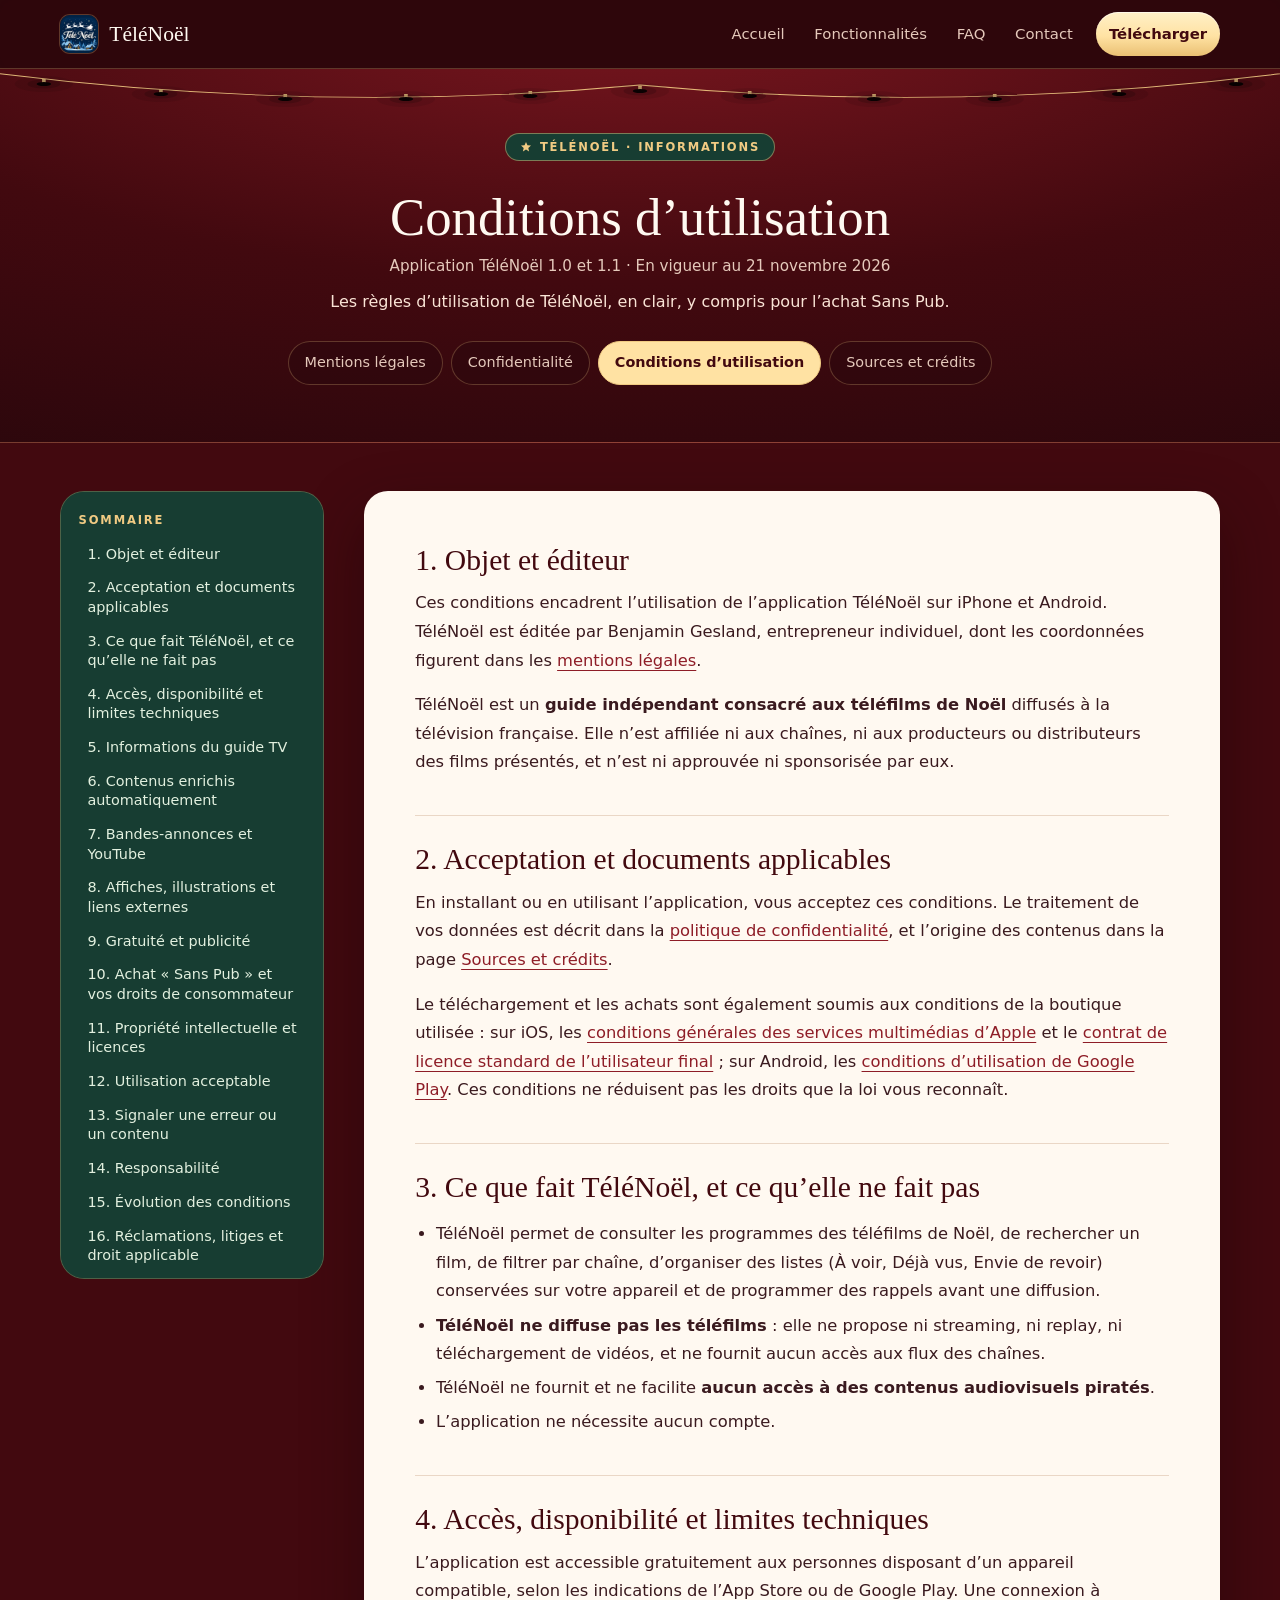
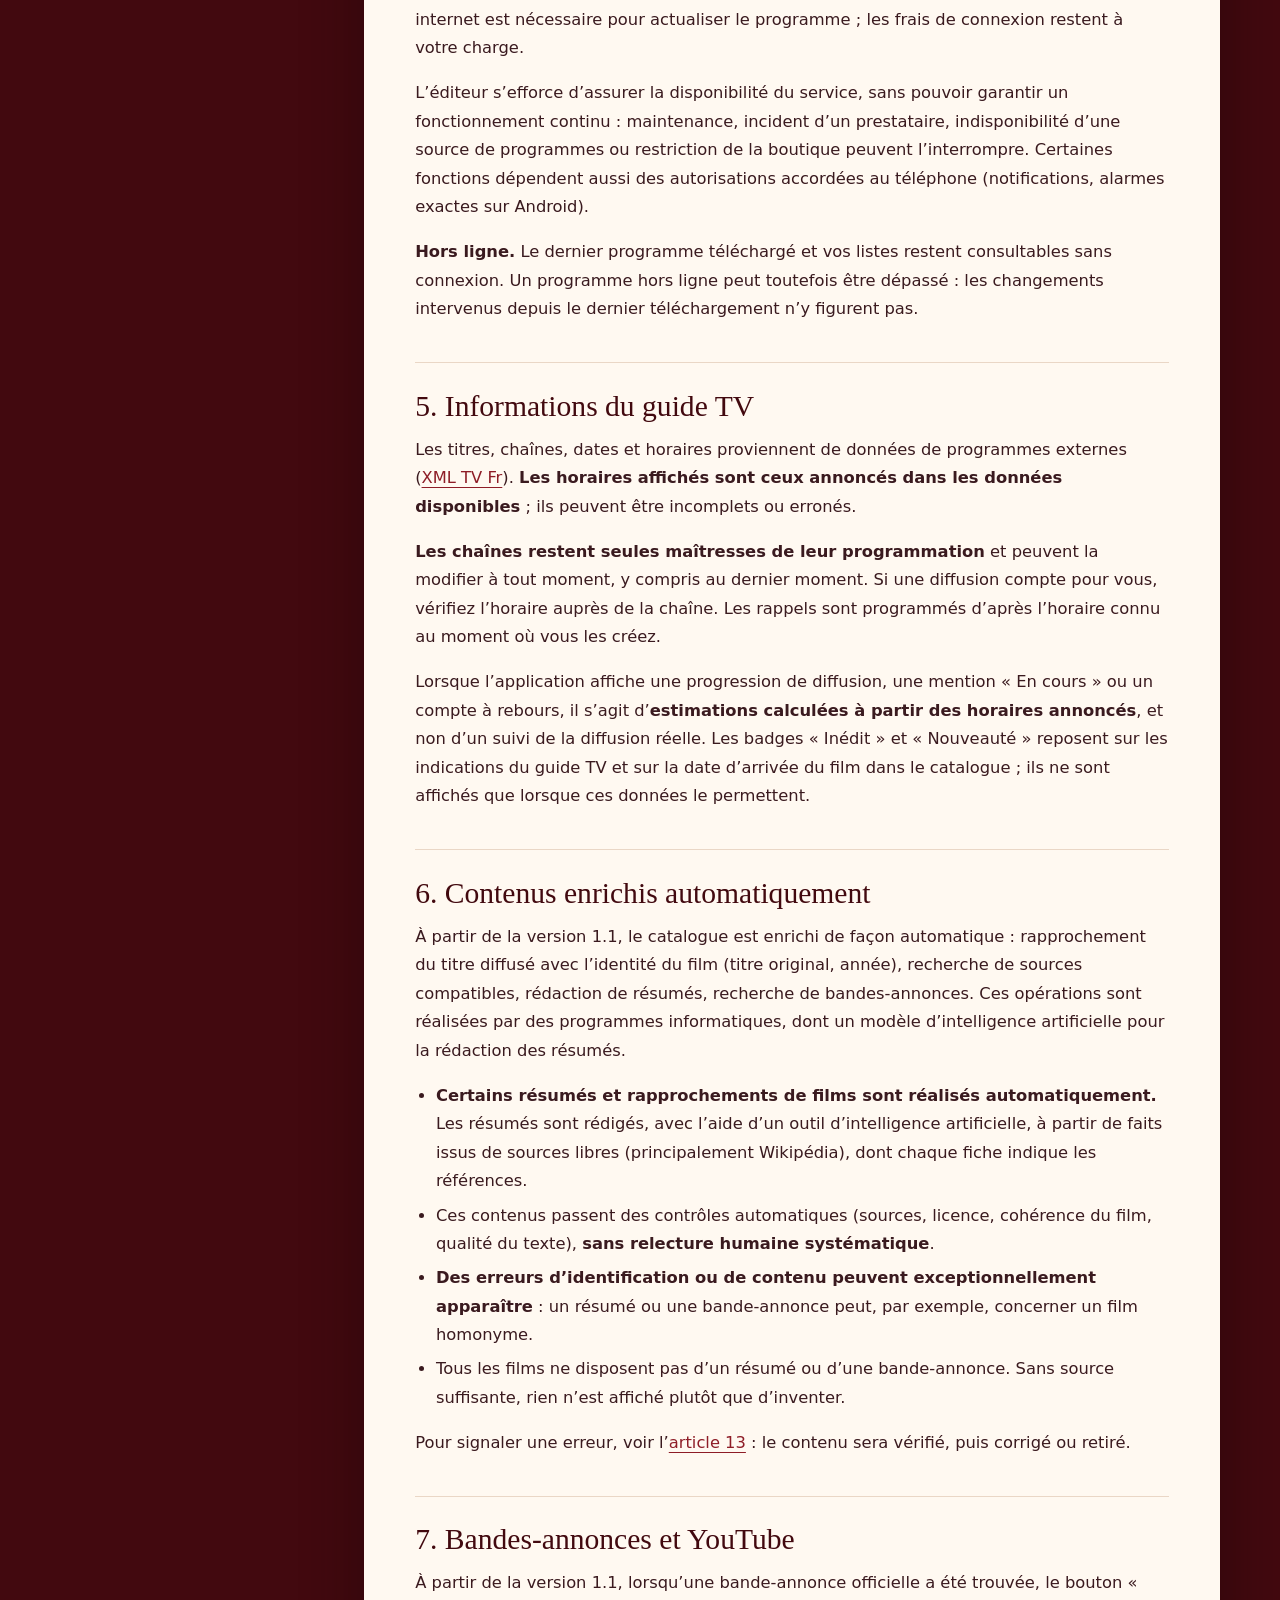
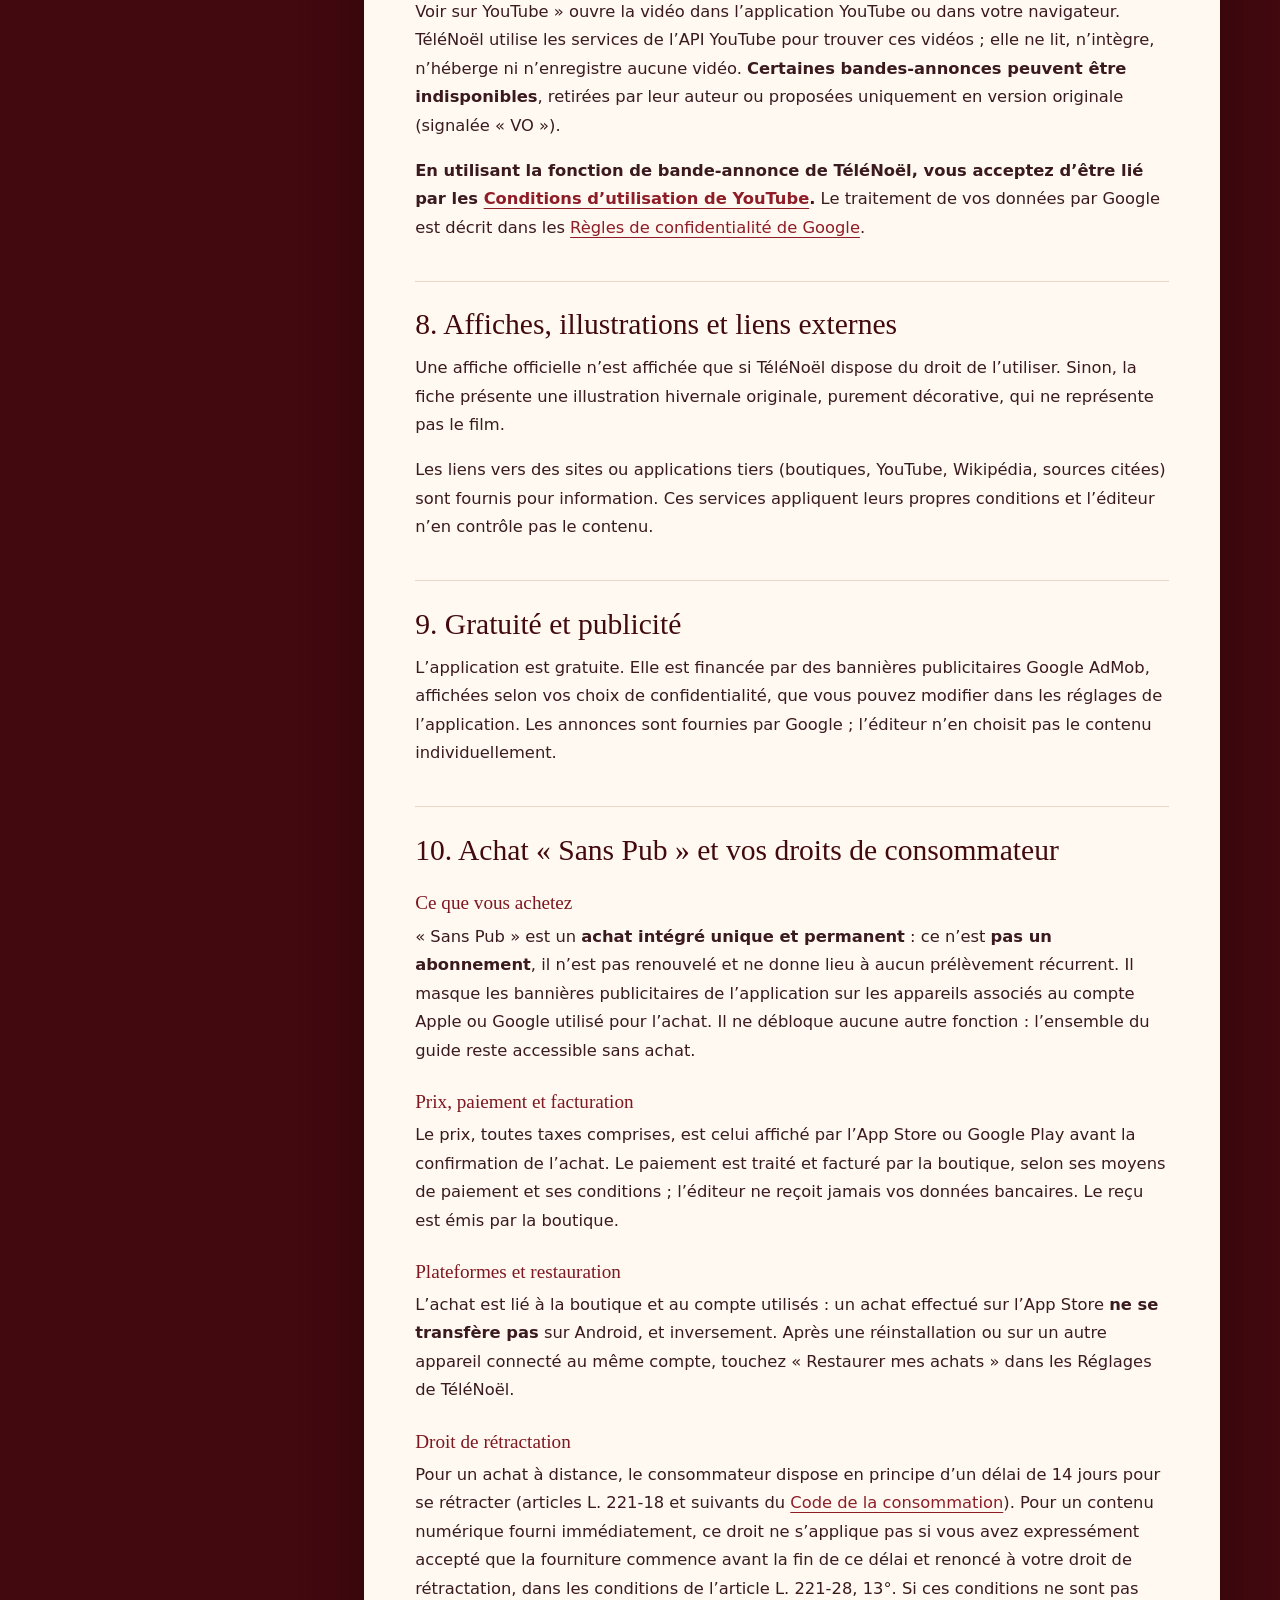
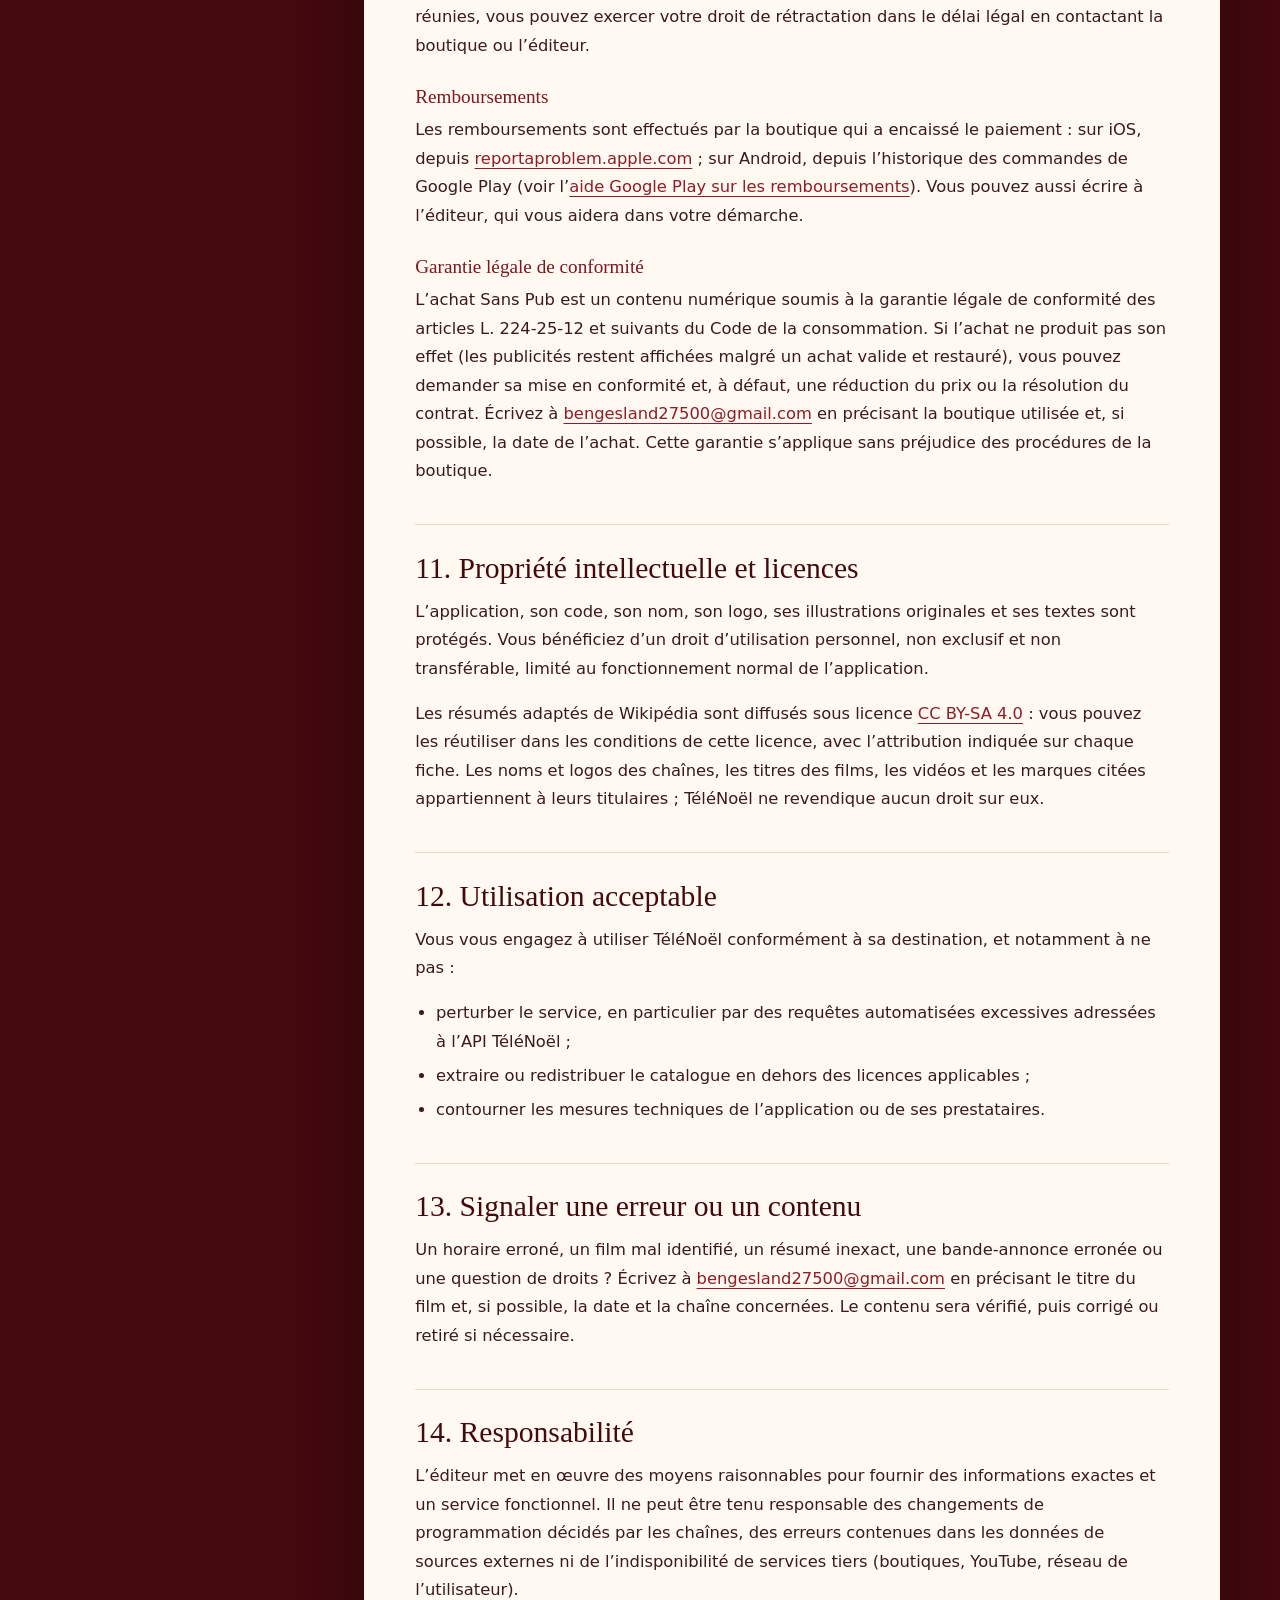
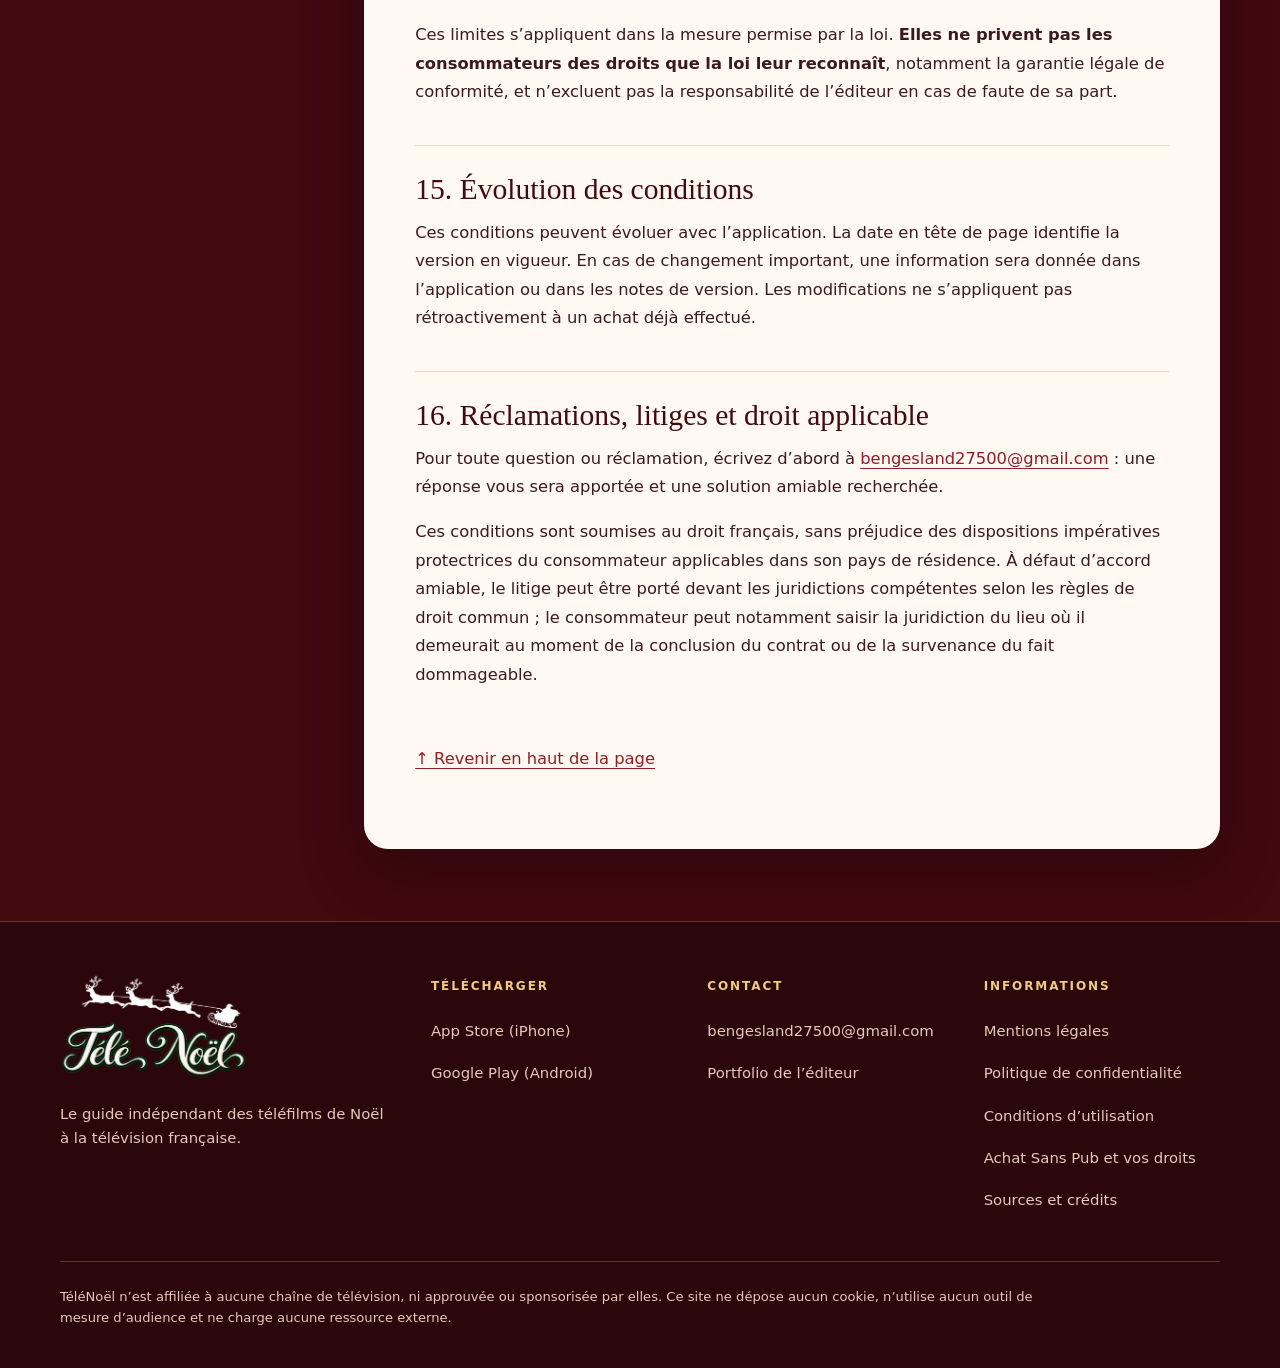
<file: telenoel/conditions/index.html>
<!doctype html>
<html lang="fr">
<head>
  <meta charset="utf-8">
  <meta name="viewport" content="width=device-width, initial-scale=1">
  <title>Conditions d’utilisation — TéléNoël</title>
  <meta name="description" content="Conditions d’utilisation de TéléNoël : guide TV indépendant, contenus enrichis automatiquement, bandes-annonces YouTube, achat Sans Pub et droits des consommateurs.">
  <meta name="robots" content="noindex, follow">
  <meta name="referrer" content="no-referrer">
  <meta name="theme-color" content="#2B070C">
  <link rel="canonical" href="https://benjamingesland.dev/telenoel/conditions/index.html">
  <link rel="icon" href="../assets/favicon-48.png" type="image/png" sizes="48x48">
  <link rel="apple-touch-icon" href="../assets/apple-touch-icon.png">
  <link rel="stylesheet" href="../assets/telenoel.css">
  <script>document.documentElement.classList.add("js")</script>
</head>
<body>
<a class="tn-skip" href="#contenu">Aller au contenu</a>
<svg width="0" height="0" style="position:absolute" aria-hidden="true" focusable="false">
  <symbol id="i-star" viewBox="0 0 24 24"><path fill="currentColor" d="m12 2 2.9 6.6 7.1.6-5.4 4.7 1.6 7L12 17.2 5.8 20.9l1.6-7L2 9.2l7.1-.6Z"/></symbol>
  <symbol id="i-sparkle" viewBox="0 0 24 24"><path fill="currentColor" d="M12 1.5c.5 5.2 2.3 8.8 10.5 10.5-8.2 1.7-10 5.3-10.5 10.5C11.5 17.3 9.7 13.7 1.5 12 9.7 10.3 11.5 6.7 12 1.5Z"/></symbol>
  <symbol id="i-menu" viewBox="0 0 24 24"><path fill="none" stroke="currentColor" stroke-width="1.8" stroke-linecap="round" d="M4 7h16M4 12h16M4 17h16"/></symbol>
  <symbol id="garland" viewBox="0 0 350 44" preserveAspectRatio="none">
    <path d="M-10 0 Q85 47 175 16 Q265 47 360 0" fill="none" stroke="currentColor" stroke-width=".8"/>
    <g transform="translate(12 10)"><path d="M0 0v4" stroke="currentColor"/><circle class="halo" cy="5" r="8" opacity=".09"/><circle class="halo" cy="5" r="4.5" opacity=".18"/><circle class="bulb" cy="5" r="2"/></g>
    <g transform="translate(44 20)"><path d="M0 0v4" stroke="currentColor"/><circle class="halo" cy="5" r="8" opacity=".09"/><circle class="halo" cy="5" r="4.5" opacity=".18"/><circle class="bulb" cy="5" r="2"/></g>
    <g transform="translate(78 25)"><path d="M0 0v4" stroke="currentColor"/><circle class="halo" cy="5" r="8" opacity=".09"/><circle class="halo" cy="5" r="4.5" opacity=".18"/><circle class="bulb" cy="5" r="2"/></g>
    <g transform="translate(111 25)"><path d="M0 0v4" stroke="currentColor"/><circle class="halo" cy="5" r="8" opacity=".09"/><circle class="halo" cy="5" r="4.5" opacity=".18"/><circle class="bulb" cy="5" r="2"/></g>
    <g transform="translate(145 22)"><path d="M0 0v4" stroke="currentColor"/><circle class="halo" cy="5" r="8" opacity=".09"/><circle class="halo" cy="5" r="4.5" opacity=".18"/><circle class="bulb" cy="5" r="2"/></g>
    <g transform="translate(175 17)"><path d="M0 0v4" stroke="currentColor"/><circle class="halo" cy="5" r="8" opacity=".09"/><circle class="halo" cy="5" r="4.5" opacity=".18"/><circle class="bulb" cy="5" r="2"/></g>
    <g transform="translate(205 22)"><path d="M0 0v4" stroke="currentColor"/><circle class="halo" cy="5" r="8" opacity=".09"/><circle class="halo" cy="5" r="4.5" opacity=".18"/><circle class="bulb" cy="5" r="2"/></g>
    <g transform="translate(239 25)"><path d="M0 0v4" stroke="currentColor"/><circle class="halo" cy="5" r="8" opacity=".09"/><circle class="halo" cy="5" r="4.5" opacity=".18"/><circle class="bulb" cy="5" r="2"/></g>
    <g transform="translate(272 25)"><path d="M0 0v4" stroke="currentColor"/><circle class="halo" cy="5" r="8" opacity=".09"/><circle class="halo" cy="5" r="4.5" opacity=".18"/><circle class="bulb" cy="5" r="2"/></g>
    <g transform="translate(306 20)"><path d="M0 0v4" stroke="currentColor"/><circle class="halo" cy="5" r="8" opacity=".09"/><circle class="halo" cy="5" r="4.5" opacity=".18"/><circle class="bulb" cy="5" r="2"/></g>
    <g transform="translate(338 10)"><path d="M0 0v4" stroke="currentColor"/><circle class="halo" cy="5" r="8" opacity=".09"/><circle class="halo" cy="5" r="4.5" opacity=".18"/><circle class="bulb" cy="5" r="2"/></g>
  </symbol>
</svg>
<header class="tn-header">
  <nav class="tn-nav tn-wrap" aria-label="Navigation principale">
    <a class="tn-brand" href="../index.html" aria-label="TéléNoël, accueil"><img src="../assets/telenoel-icon-192.webp" width="38" height="38" alt="">TéléNoël</a>
    <button class="tn-menu-toggle" type="button" aria-expanded="false" aria-controls="tn-menu"><svg aria-hidden="true"><use href="#i-menu"/></svg><span>Menu</span></button>
    <ul class="tn-menu" id="tn-menu">
      <li><a href="../index.html">Accueil</a></li>
      <li><a href="../index.html#fonctionnalites">Fonctionnalités</a></li>
      <li><a href="../index.html#faq">FAQ</a></li>
      <li><a href="../index.html#contact">Contact</a></li>
      <li><a class="tn-menu-cta" href="../index.html#telecharger">Télécharger</a></li>
    </ul>
  </nav>
</header>
<main id="contenu" tabindex="-1">
  <div class="tn-doc-hero">
    <svg class="tn-garland" aria-hidden="true" focusable="false"><use href="#garland"/></svg>
    <div class="tn-wrap tn-doc-hero-inner">
      <p class="tn-label"><svg aria-hidden="true"><use href="#i-star"/></svg>TéléNoël · informations</p>
      <h1>Conditions d’utilisation</h1>
      <p class="tn-doc-meta">Application TéléNoël 1.0 et 1.1 · En vigueur au 21 novembre 2026</p>
      <p class="tn-doc-intro">Les règles d’utilisation de TéléNoël, en clair, y compris pour l’achat Sans Pub.</p>
      <nav aria-label="Documents TéléNoël"><ul class="tn-doc-tabs"><li><a href="../mentions-legales/index.html">Mentions légales</a></li><li><a href="../confidentialite/index.html">Confidentialité</a></li><li><a href="../conditions/index.html" aria-current="page">Conditions d’utilisation</a></li><li><a href="../sources/index.html">Sources et crédits</a></li></ul></nav>
    </div>
  </div>
  <div class="tn-wrap tn-doc-layout">
    <nav class="tn-toc" aria-labelledby="toc-titre"><h2 id="toc-titre">Sommaire</h2><ol><li><a href="#objet">1. Objet et éditeur</a></li><li><a href="#acceptation">2. Acceptation et documents applicables</a></li><li><a href="#service">3. Ce que fait TéléNoël, et ce qu’elle ne fait pas</a></li><li><a href="#acces">4. Accès, disponibilité et limites techniques</a></li><li><a href="#programmes">5. Informations du guide TV</a></li><li><a href="#contenus">6. Contenus enrichis automatiquement</a></li><li><a href="#youtube">7. Bandes-annonces et YouTube</a></li><li><a href="#illustrations">8. Affiches, illustrations et liens externes</a></li><li><a href="#gratuite">9. Gratuité et publicité</a></li><li><a href="#achat">10. Achat « Sans Pub » et vos droits de consommateur</a></li><li><a href="#propriete">11. Propriété intellectuelle et licences</a></li><li><a href="#usage">12. Utilisation acceptable</a></li><li><a href="#signalement">13. Signaler une erreur ou un contenu</a></li><li><a href="#responsabilite">14. Responsabilité</a></li><li><a href="#modifications">15. Évolution des conditions</a></li><li><a href="#litiges">16. Réclamations, litiges et droit applicable</a></li></ol></nav>
    <article class="tn-paper">

<h2 id="objet">1. Objet et éditeur</h2>
<p>Ces conditions encadrent l’utilisation de l’application TéléNoël sur iPhone et Android. TéléNoël est éditée par Benjamin Gesland, entrepreneur individuel, dont les coordonnées figurent dans les <a href="../mentions-legales/index.html">mentions légales</a>.</p>
<p>TéléNoël est un <strong>guide indépendant consacré aux téléfilms de Noël</strong> diffusés à la télévision française. Elle n’est affiliée ni aux chaînes, ni aux producteurs ou distributeurs des films présentés, et n’est ni approuvée ni sponsorisée par eux.</p>

<h2 id="acceptation">2. Acceptation et documents applicables</h2>
<p>En installant ou en utilisant l’application, vous acceptez ces conditions. Le traitement de vos données est décrit dans la <a href="../confidentialite/index.html">politique de confidentialité</a>, et l’origine des contenus dans la page <a href="../sources/index.html">Sources et crédits</a>.</p>
<p>Le téléchargement et les achats sont également soumis aux conditions de la boutique utilisée&nbsp;: sur iOS, les <a href="https://www.apple.com/fr/legal/internet-services/itunes/fr/terms.html">conditions générales des services multimédias d’Apple</a> et le <a href="https://www.apple.com/legal/internet-services/itunes/dev/stdeula/">contrat de licence standard de l’utilisateur final</a>&nbsp;; sur Android, les <a href="https://play.google.com/intl/fr_fr/about/play-terms/">conditions d’utilisation de Google Play</a>. Ces conditions ne réduisent pas les droits que la loi vous reconnaît.</p>

<h2 id="service">3. Ce que fait TéléNoël, et ce qu’elle ne fait pas</h2>
<ul>
<li>TéléNoël permet de consulter les programmes des téléfilms de Noël, de rechercher un film, de filtrer par chaîne, d’organiser des listes (À voir, Déjà vus, Envie de revoir) conservées sur votre appareil et de programmer des rappels avant une diffusion.</li>
<li><strong>TéléNoël ne diffuse pas les téléfilms</strong>&nbsp;: elle ne propose ni streaming, ni replay, ni téléchargement de vidéos, et ne fournit aucun accès aux flux des chaînes.</li>
<li>TéléNoël ne fournit et ne facilite <strong>aucun accès à des contenus audiovisuels piratés</strong>.</li>
<li>L’application ne nécessite aucun compte.</li>
</ul>

<h2 id="acces">4. Accès, disponibilité et limites techniques</h2>
<p>L’application est accessible gratuitement aux personnes disposant d’un appareil compatible, selon les indications de l’App Store ou de Google Play. Une connexion à internet est nécessaire pour actualiser le programme&nbsp;; les frais de connexion restent à votre charge.</p>
<p>L’éditeur s’efforce d’assurer la disponibilité du service, sans pouvoir garantir un fonctionnement continu&nbsp;: maintenance, incident d’un prestataire, indisponibilité d’une source de programmes ou restriction de la boutique peuvent l’interrompre. Certaines fonctions dépendent aussi des autorisations accordées au téléphone (notifications, alarmes exactes sur Android).</p>
<p><strong>Hors ligne.</strong> Le dernier programme téléchargé et vos listes restent consultables sans connexion. Un programme hors ligne peut toutefois être dépassé&nbsp;: les changements intervenus depuis le dernier téléchargement n’y figurent pas.</p>

<h2 id="programmes">5. Informations du guide TV</h2>
<p>Les titres, chaînes, dates et horaires proviennent de données de programmes externes (<a href="https://xmltvfr.fr/">XML TV Fr</a>). <strong>Les horaires affichés sont ceux annoncés dans les données disponibles</strong>&nbsp;; ils peuvent être incomplets ou erronés.</p>
<p><strong>Les chaînes restent seules maîtresses de leur programmation</strong> et peuvent la modifier à tout moment, y compris au dernier moment. Si une diffusion compte pour vous, vérifiez l’horaire auprès de la chaîne. Les rappels sont programmés d’après l’horaire connu au moment où vous les créez.</p>
<p>Lorsque l’application affiche une progression de diffusion, une mention « En cours » ou un compte à rebours, il s’agit d’<strong>estimations calculées à partir des horaires annoncés</strong>, et non d’un suivi de la diffusion réelle. Les badges « Inédit » et « Nouveauté » reposent sur les indications du guide TV et sur la date d’arrivée du film dans le catalogue&nbsp;; ils ne sont affichés que lorsque ces données le permettent.</p>

<h2 id="contenus">6. Contenus enrichis automatiquement</h2>
<p>À partir de la version 1.1, le catalogue est enrichi de façon automatique&nbsp;: rapprochement du titre diffusé avec l’identité du film (titre original, année), recherche de sources compatibles, rédaction de résumés, recherche de bandes-annonces. Ces opérations sont réalisées par des programmes informatiques, dont un modèle d’intelligence artificielle pour la rédaction des résumés.</p>
<ul>
<li><strong>Certains résumés et rapprochements de films sont réalisés automatiquement.</strong> Les résumés sont rédigés, avec l’aide d’un outil d’intelligence artificielle, à partir de faits issus de sources libres (principalement Wikipédia), dont chaque fiche indique les références.</li>
<li>Ces contenus passent des contrôles automatiques (sources, licence, cohérence du film, qualité du texte), <strong>sans relecture humaine systématique</strong>.</li>
<li><strong>Des erreurs d’identification ou de contenu peuvent exceptionnellement apparaître</strong>&nbsp;: un résumé ou une bande-annonce peut, par exemple, concerner un film homonyme.</li>
<li>Tous les films ne disposent pas d’un résumé ou d’une bande-annonce. Sans source suffisante, rien n’est affiché plutôt que d’inventer.</li>
</ul>
<p>Pour signaler une erreur, voir l’<a href="#signalement">article 13</a>&nbsp;: le contenu sera vérifié, puis corrigé ou retiré.</p>

<h2 id="youtube">7. Bandes-annonces et YouTube</h2>
<p>À partir de la version 1.1, lorsqu’une bande-annonce officielle a été trouvée, le bouton « Voir sur YouTube » ouvre la vidéo dans l’application YouTube ou dans votre navigateur. TéléNoël utilise les services de l’API YouTube pour trouver ces vidéos&nbsp;; elle ne lit, n’intègre, n’héberge ni n’enregistre aucune vidéo. <strong>Certaines bandes-annonces peuvent être indisponibles</strong>, retirées par leur auteur ou proposées uniquement en version originale (signalée «&nbsp;VO&nbsp;»).</p>
<p><strong>En utilisant la fonction de bande-annonce de TéléNoël, vous acceptez d’être lié par les <a href="https://www.youtube.com/t/terms">Conditions d’utilisation de YouTube</a>.</strong> Le traitement de vos données par Google est décrit dans les <a href="https://policies.google.com/privacy?hl=fr">Règles de confidentialité de Google</a>.</p>

<h2 id="illustrations">8. Affiches, illustrations et liens externes</h2>
<p>Une affiche officielle n’est affichée que si TéléNoël dispose du droit de l’utiliser. Sinon, la fiche présente une illustration hivernale originale, purement décorative, qui ne représente pas le film.</p>
<p>Les liens vers des sites ou applications tiers (boutiques, YouTube, Wikipédia, sources citées) sont fournis pour information. Ces services appliquent leurs propres conditions et l’éditeur n’en contrôle pas le contenu.</p>

<h2 id="gratuite">9. Gratuité et publicité</h2>
<p>L’application est gratuite. Elle est financée par des bannières publicitaires Google AdMob, affichées selon vos choix de confidentialité, que vous pouvez modifier dans les réglages de l’application. Les annonces sont fournies par Google&nbsp;; l’éditeur n’en choisit pas le contenu individuellement.</p>

<h2 id="achat">10. Achat « Sans Pub » et vos droits de consommateur</h2>
<h3>Ce que vous achetez</h3>
<p>« Sans Pub » est un <strong>achat intégré unique et permanent</strong>&nbsp;: ce n’est <strong>pas un abonnement</strong>, il n’est pas renouvelé et ne donne lieu à aucun prélèvement récurrent. Il masque les bannières publicitaires de l’application sur les appareils associés au compte Apple ou Google utilisé pour l’achat. Il ne débloque aucune autre fonction&nbsp;: l’ensemble du guide reste accessible sans achat.</p>
<h3>Prix, paiement et facturation</h3>
<p>Le prix, toutes taxes comprises, est celui affiché par l’App Store ou Google Play avant la confirmation de l’achat. Le paiement est traité et facturé par la boutique, selon ses moyens de paiement et ses conditions&nbsp;; l’éditeur ne reçoit jamais vos données bancaires. Le reçu est émis par la boutique.</p>
<h3>Plateformes et restauration</h3>
<p>L’achat est lié à la boutique et au compte utilisés&nbsp;: un achat effectué sur l’App Store <strong>ne se transfère pas</strong> sur Android, et inversement. Après une réinstallation ou sur un autre appareil connecté au même compte, touchez « Restaurer mes achats » dans les Réglages de TéléNoël.</p>
<h3>Droit de rétractation</h3>
<p>Pour un achat à distance, le consommateur dispose en principe d’un délai de 14 jours pour se rétracter (articles L. 221-18 et suivants du <a href="https://www.legifrance.gouv.fr/codes/texte_lc/LEGITEXT000006069565/">Code de la consommation</a>). Pour un contenu numérique fourni immédiatement, ce droit ne s’applique pas si vous avez expressément accepté que la fourniture commence avant la fin de ce délai et renoncé à votre droit de rétractation, dans les conditions de l’article L. 221-28, 13°. Si ces conditions ne sont pas réunies, vous pouvez exercer votre droit de rétractation dans le délai légal en contactant la boutique ou l’éditeur.</p>
<h3>Remboursements</h3>
<p>Les remboursements sont effectués par la boutique qui a encaissé le paiement&nbsp;: sur iOS, depuis <a href="https://reportaproblem.apple.com/">reportaproblem.apple.com</a>&nbsp;; sur Android, depuis l’historique des commandes de Google Play (voir l’<a href="https://support.google.com/googleplay/answer/2479637?hl=fr">aide Google Play sur les remboursements</a>). Vous pouvez aussi écrire à l’éditeur, qui vous aidera dans votre démarche.</p>
<h3>Garantie légale de conformité</h3>
<p>L’achat Sans Pub est un contenu numérique soumis à la garantie légale de conformité des articles L. 224-25-12 et suivants du Code de la consommation. Si l’achat ne produit pas son effet (les publicités restent affichées malgré un achat valide et restauré), vous pouvez demander sa mise en conformité et, à défaut, une réduction du prix ou la résolution du contrat. Écrivez à <a href="mailto:bengesland27500@gmail.com?subject=T%C3%A9l%C3%A9No%C3%ABl%20%E2%80%94%20achat%20Sans%20Pub">bengesland27500@gmail.com</a> en précisant la boutique utilisée et, si possible, la date de l’achat. Cette garantie s’applique sans préjudice des procédures de la boutique.</p>

<h2 id="propriete">11. Propriété intellectuelle et licences</h2>
<p>L’application, son code, son nom, son logo, ses illustrations originales et ses textes sont protégés. Vous bénéficiez d’un droit d’utilisation personnel, non exclusif et non transférable, limité au fonctionnement normal de l’application.</p>
<p>Les résumés adaptés de Wikipédia sont diffusés sous licence <a href="https://creativecommons.org/licenses/by-sa/4.0/deed.fr">CC BY-SA 4.0</a>&nbsp;: vous pouvez les réutiliser dans les conditions de cette licence, avec l’attribution indiquée sur chaque fiche. Les noms et logos des chaînes, les titres des films, les vidéos et les marques citées appartiennent à leurs titulaires&nbsp;; TéléNoël ne revendique aucun droit sur eux.</p>

<h2 id="usage">12. Utilisation acceptable</h2>
<p>Vous vous engagez à utiliser TéléNoël conformément à sa destination, et notamment à ne pas&nbsp;:</p>
<ul>
<li>perturber le service, en particulier par des requêtes automatisées excessives adressées à l’API TéléNoël&nbsp;;</li>
<li>extraire ou redistribuer le catalogue en dehors des licences applicables&nbsp;;</li>
<li>contourner les mesures techniques de l’application ou de ses prestataires.</li>
</ul>

<h2 id="signalement">13. Signaler une erreur ou un contenu</h2>
<p>Un horaire erroné, un film mal identifié, un résumé inexact, une bande-annonce erronée ou une question de droits&nbsp;? Écrivez à <a href="mailto:bengesland27500@gmail.com?subject=T%C3%A9l%C3%A9No%C3%ABl%20%E2%80%94%20signalement">bengesland27500@gmail.com</a> en précisant le titre du film et, si possible, la date et la chaîne concernées. Le contenu sera vérifié, puis corrigé ou retiré si nécessaire.</p>

<h2 id="responsabilite">14. Responsabilité</h2>
<p>L’éditeur met en œuvre des moyens raisonnables pour fournir des informations exactes et un service fonctionnel. Il ne peut être tenu responsable des changements de programmation décidés par les chaînes, des erreurs contenues dans les données de sources externes ni de l’indisponibilité de services tiers (boutiques, YouTube, réseau de l’utilisateur).</p>
<p>Ces limites s’appliquent dans la mesure permise par la loi. <strong>Elles ne privent pas les consommateurs des droits que la loi leur reconnaît</strong>, notamment la garantie légale de conformité, et n’excluent pas la responsabilité de l’éditeur en cas de faute de sa part.</p>

<h2 id="modifications">15. Évolution des conditions</h2>
<p>Ces conditions peuvent évoluer avec l’application. La date en tête de page identifie la version en vigueur. En cas de changement important, une information sera donnée dans l’application ou dans les notes de version. Les modifications ne s’appliquent pas rétroactivement à un achat déjà effectué.</p>

<h2 id="litiges">16. Réclamations, litiges et droit applicable</h2>
<p>Pour toute question ou réclamation, écrivez d’abord à <a href="mailto:bengesland27500@gmail.com">bengesland27500@gmail.com</a>&nbsp;: une réponse vous sera apportée et une solution amiable recherchée.</p>
<!-- FINALISATION REQUISE : médiateur de la consommation (article L. 612-1 du Code de la consommation). Indiquer ici le nom, l’adresse postale et le site du médiateur une fois l’adhésion confirmée par l’éditeur ; ne rien publier avant. -->
<p>Ces conditions sont soumises au droit français, sans préjudice des dispositions impératives protectrices du consommateur applicables dans son pays de résidence. À défaut d’accord amiable, le litige peut être porté devant les juridictions compétentes selon les règles de droit commun&nbsp;; le consommateur peut notamment saisir la juridiction du lieu où il demeurait au moment de la conclusion du contrat ou de la survenance du fait dommageable.</p>

      <p><a class="tn-back" href="#contenu">↑ Revenir en haut de la page</a></p>
    </article>
  </div>
</main>
<footer class="tn-footer">
  <div class="tn-wrap tn-footer-grid">
    <div>
      <img class="tn-footer-logo" src="../assets/telenoel-logo.webp" width="844" height="483" alt="TéléNoël" loading="lazy">
      <p>Le guide indépendant des téléfilms de Noël à la télévision française.</p>
    </div>
    <div>
      <h2>Télécharger</h2>
      <ul>
        <li><a href="https://apps.apple.com/fr/app/t%C3%A9l%C3%A9no%C3%ABl/id6822736427">App Store (iPhone)</a></li>
        <li><a href="https://play.google.com/store/apps/details?id=com.gesland.telenoel">Google Play (Android)</a></li>
      </ul>
    </div>
    <div>
      <h2>Contact</h2>
      <ul>
        <li><a href="mailto:bengesland27500@gmail.com">bengesland27500@gmail.com</a></li>
        <li><a href="../../index.html">Portfolio de l’éditeur</a></li>
      </ul>
    </div>
    <div>
      <h2>Informations</h2>
      <ul>
        <li><a href="../mentions-legales/index.html">Mentions légales</a></li>
        <li><a href="../confidentialite/index.html">Politique de confidentialité</a></li>
        <li><a href="../conditions/index.html">Conditions d’utilisation</a></li>
        <li><a href="../conditions/index.html#achat">Achat Sans Pub et vos droits</a></li>
        <li><a href="../sources/index.html">Sources et crédits</a></li>
      </ul>
    </div>
  </div>
  <div class="tn-wrap tn-footer-note">
    <p>TéléNoël n’est affiliée à aucune chaîne de télévision, ni approuvée ou sponsorisée par elles. Ce site ne dépose aucun cookie, n’utilise aucun outil de mesure d’audience et ne charge aucune ressource externe.</p>
  </div>
</footer>
<script src="../assets/telenoel.js" defer></script>
</body>
</html>
</file>
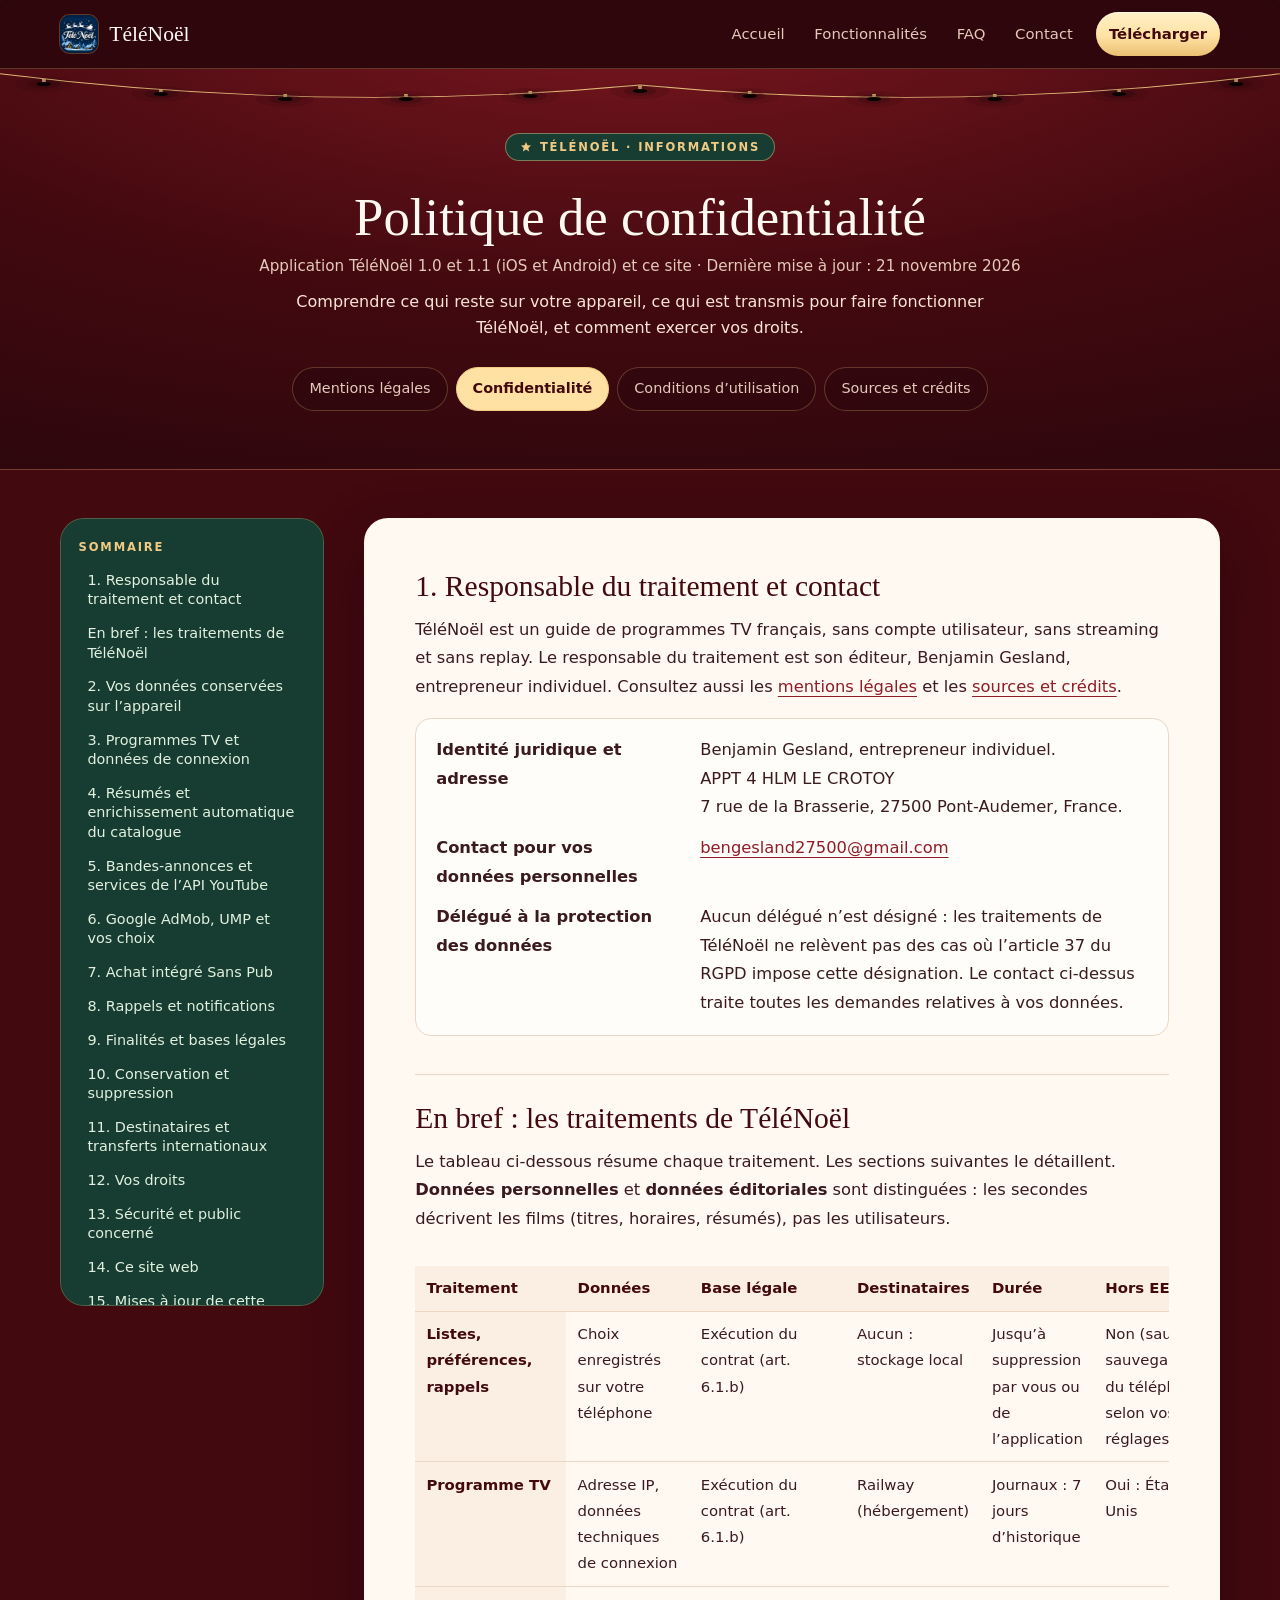
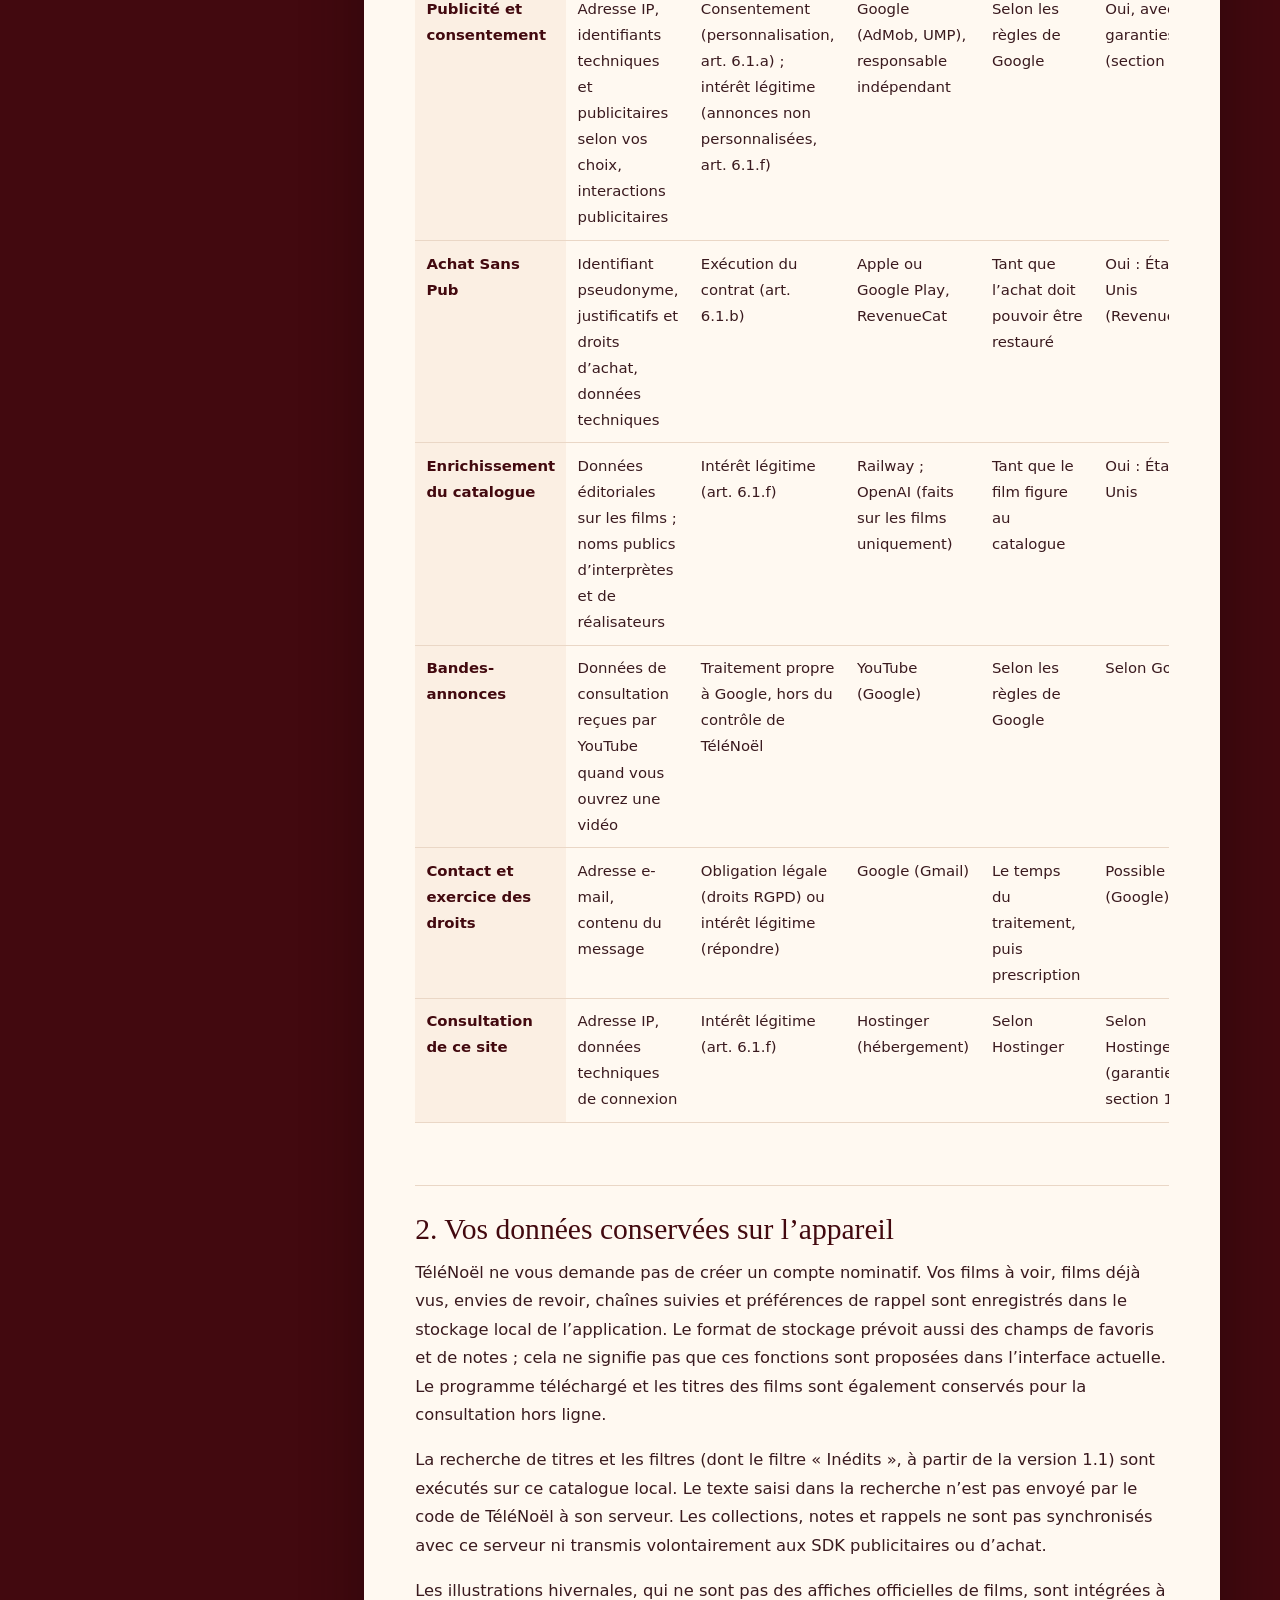
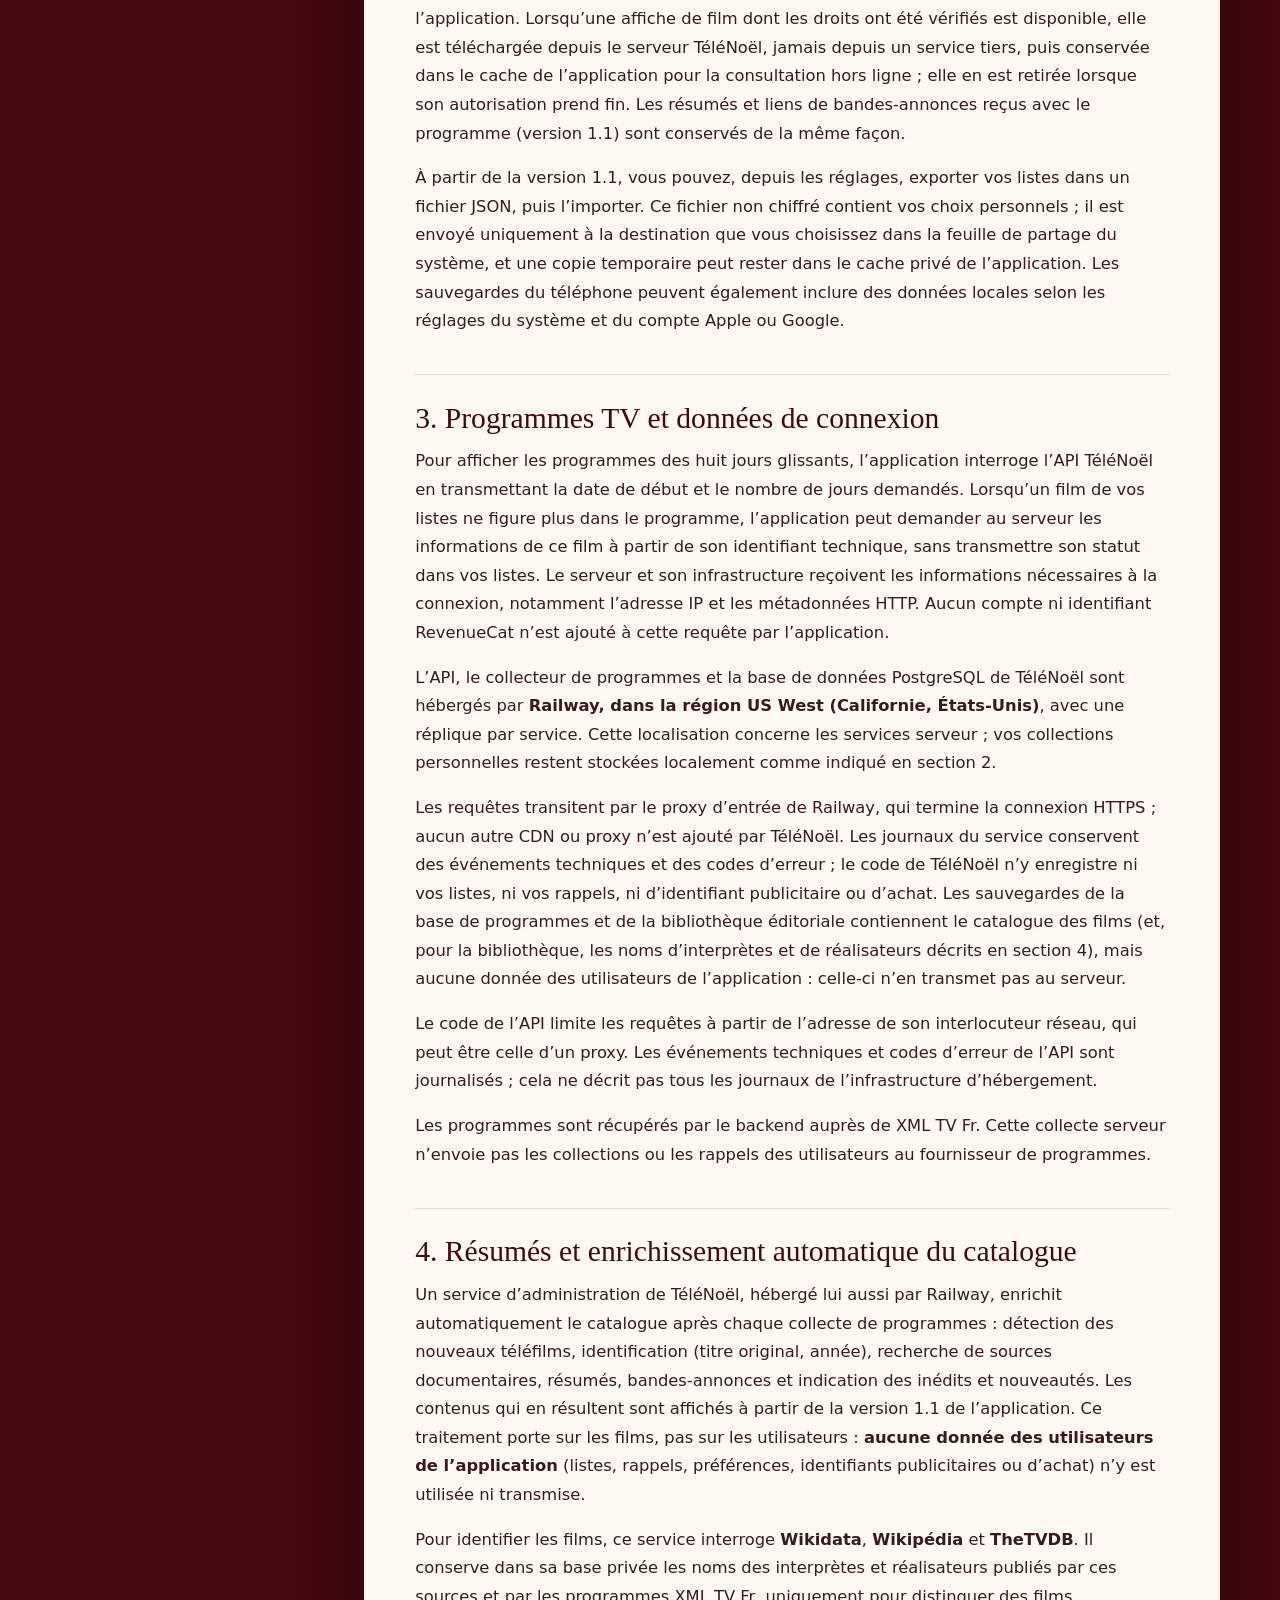
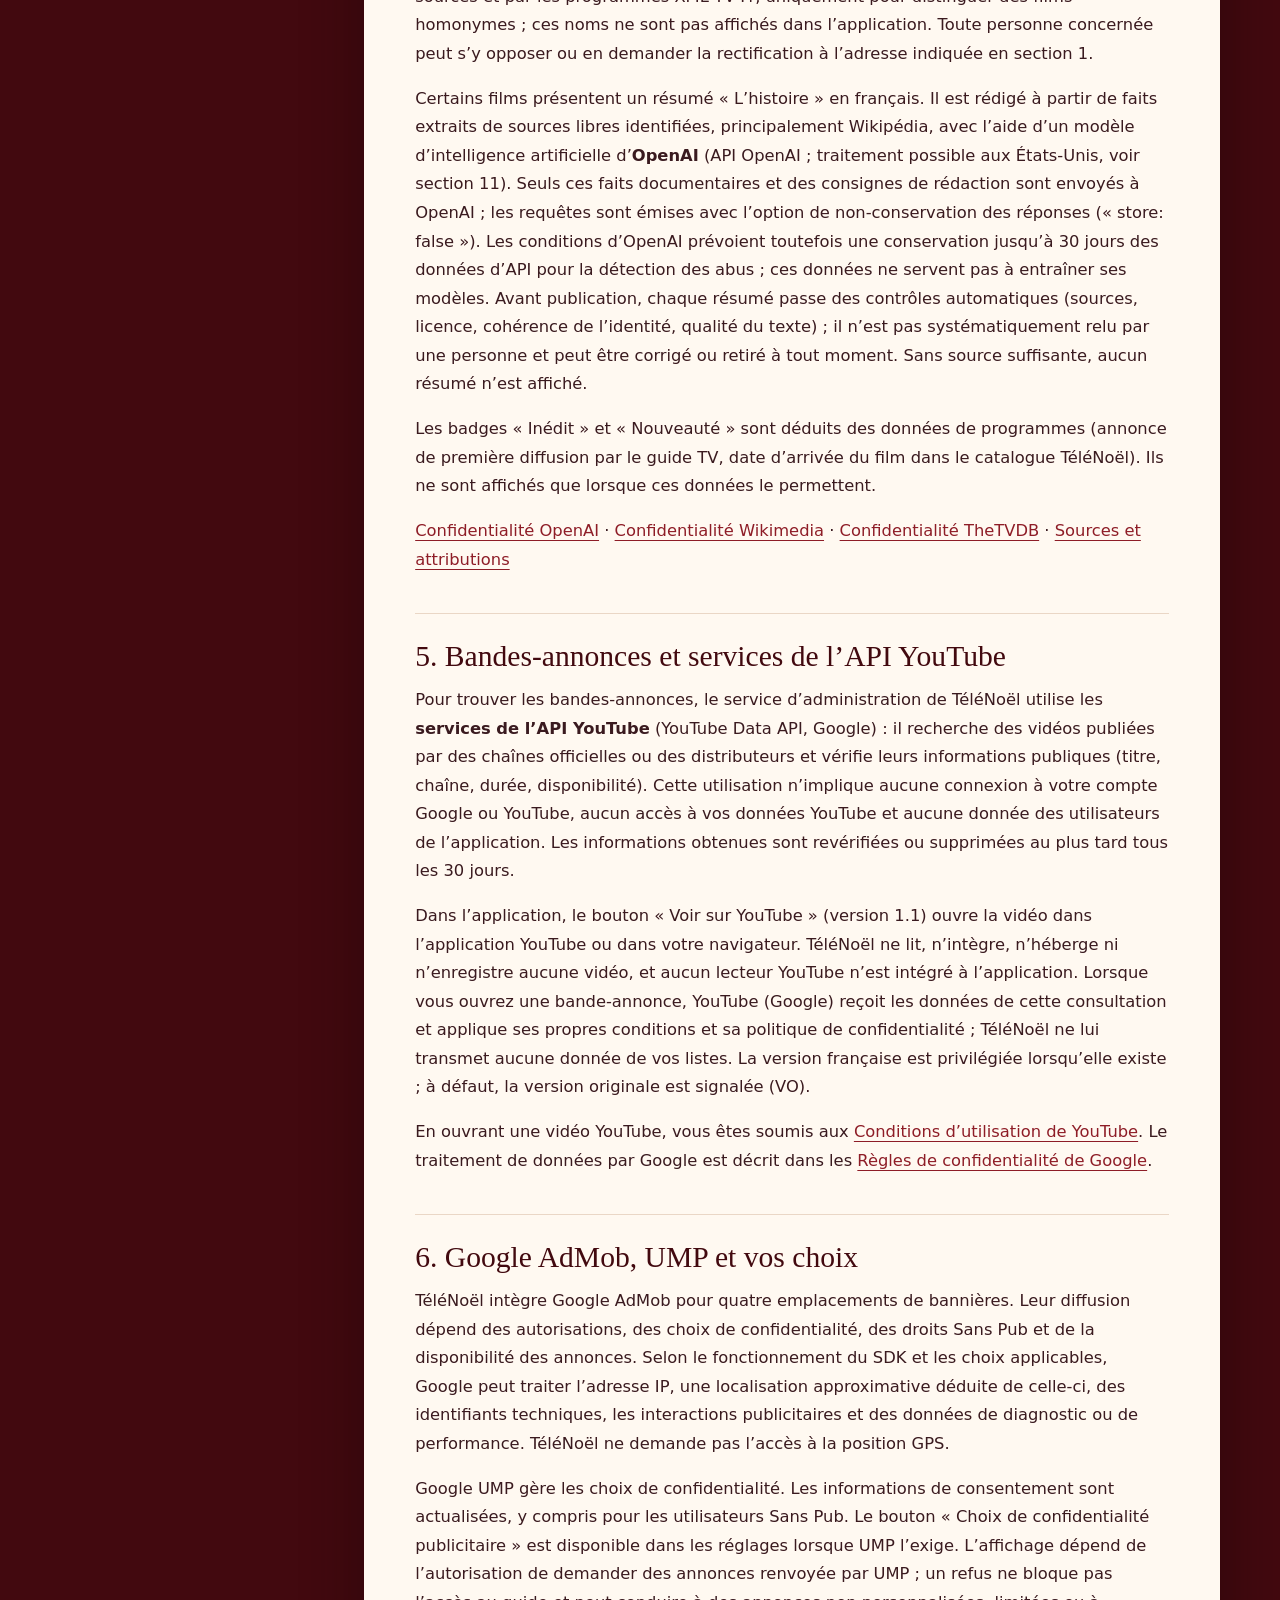
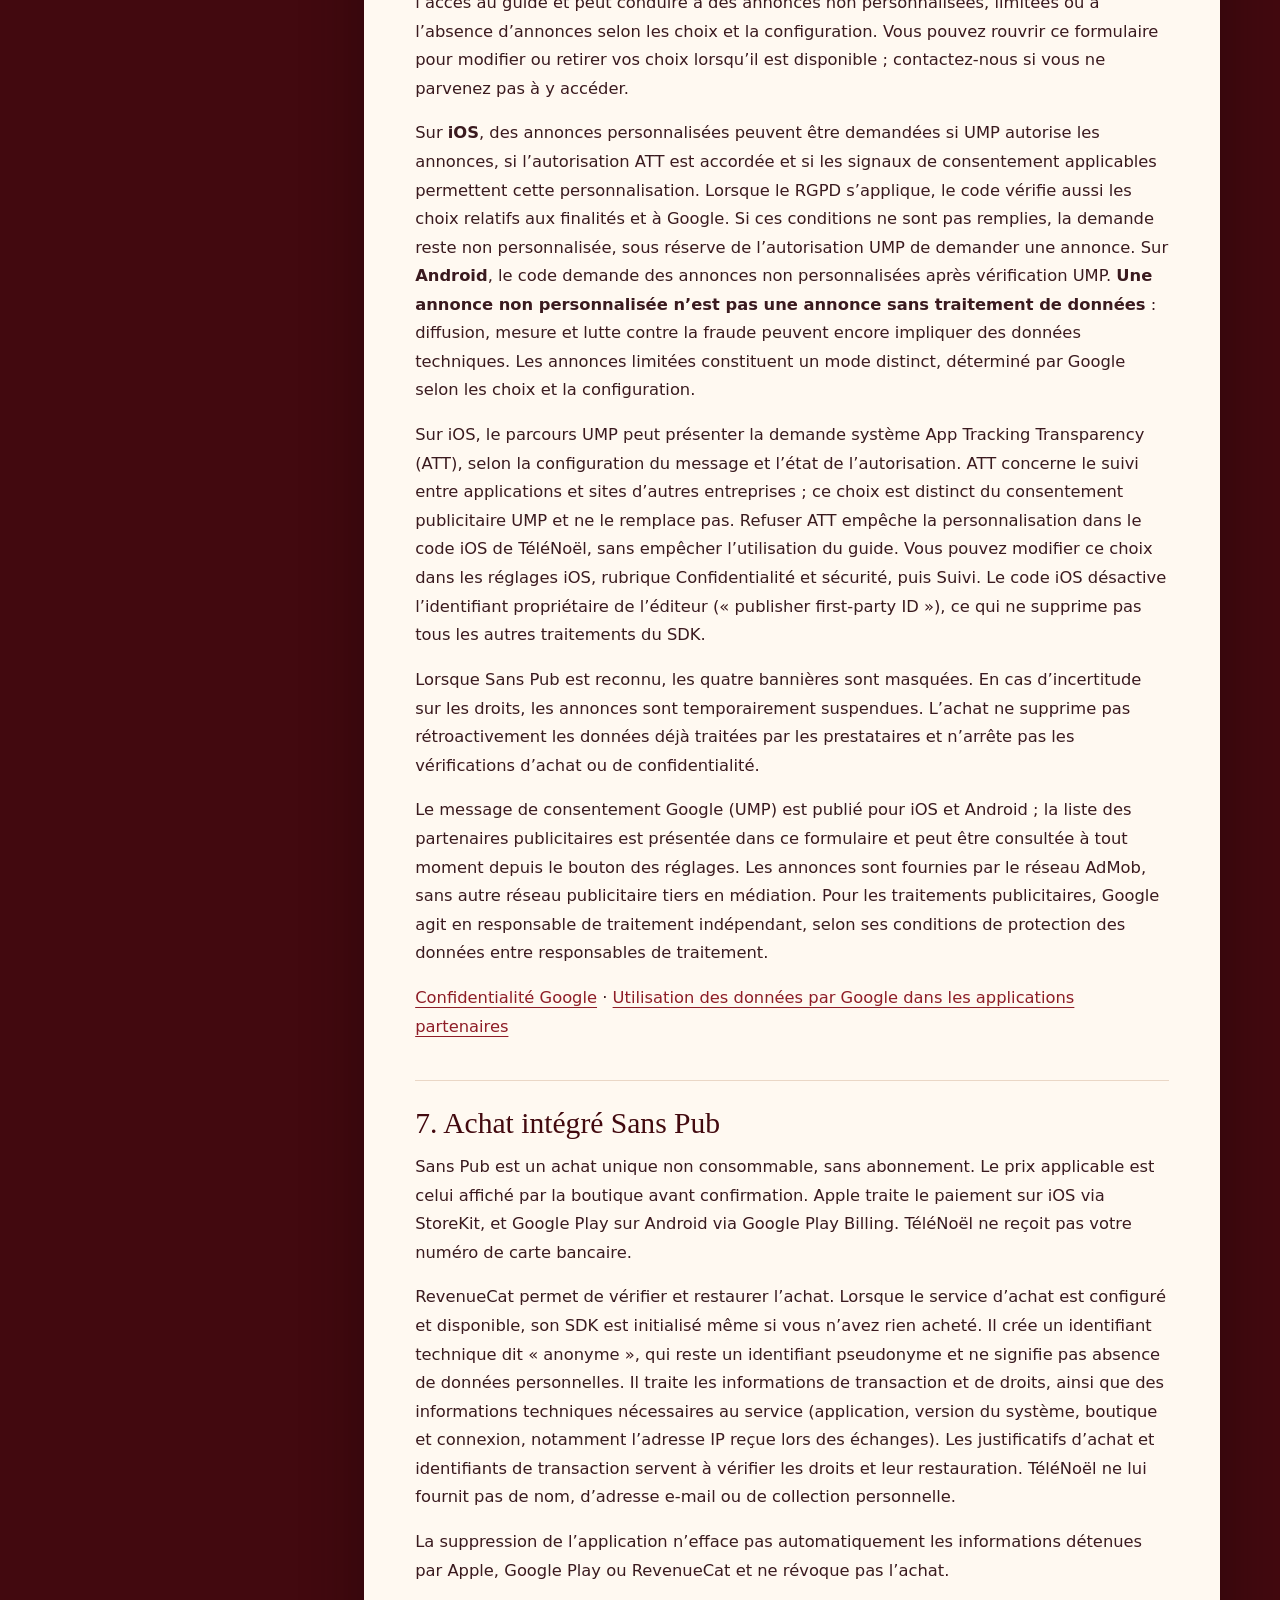
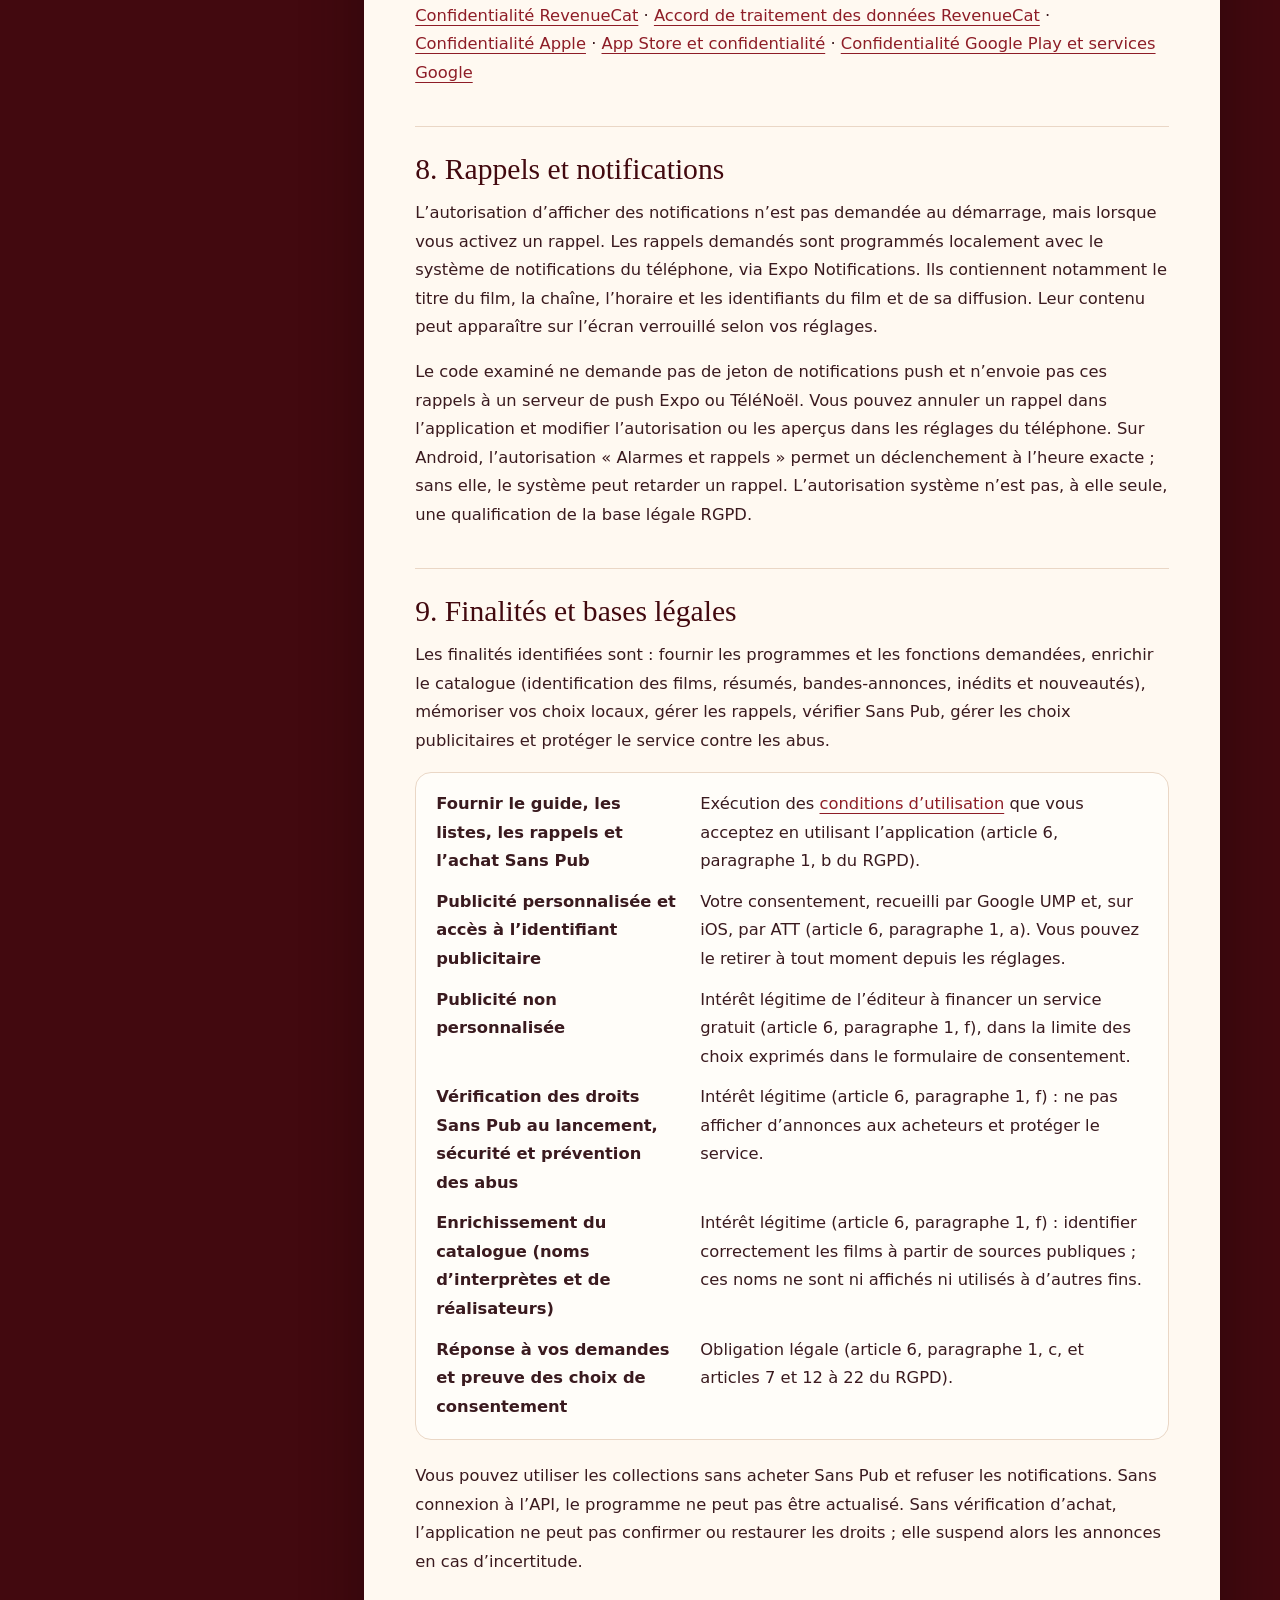
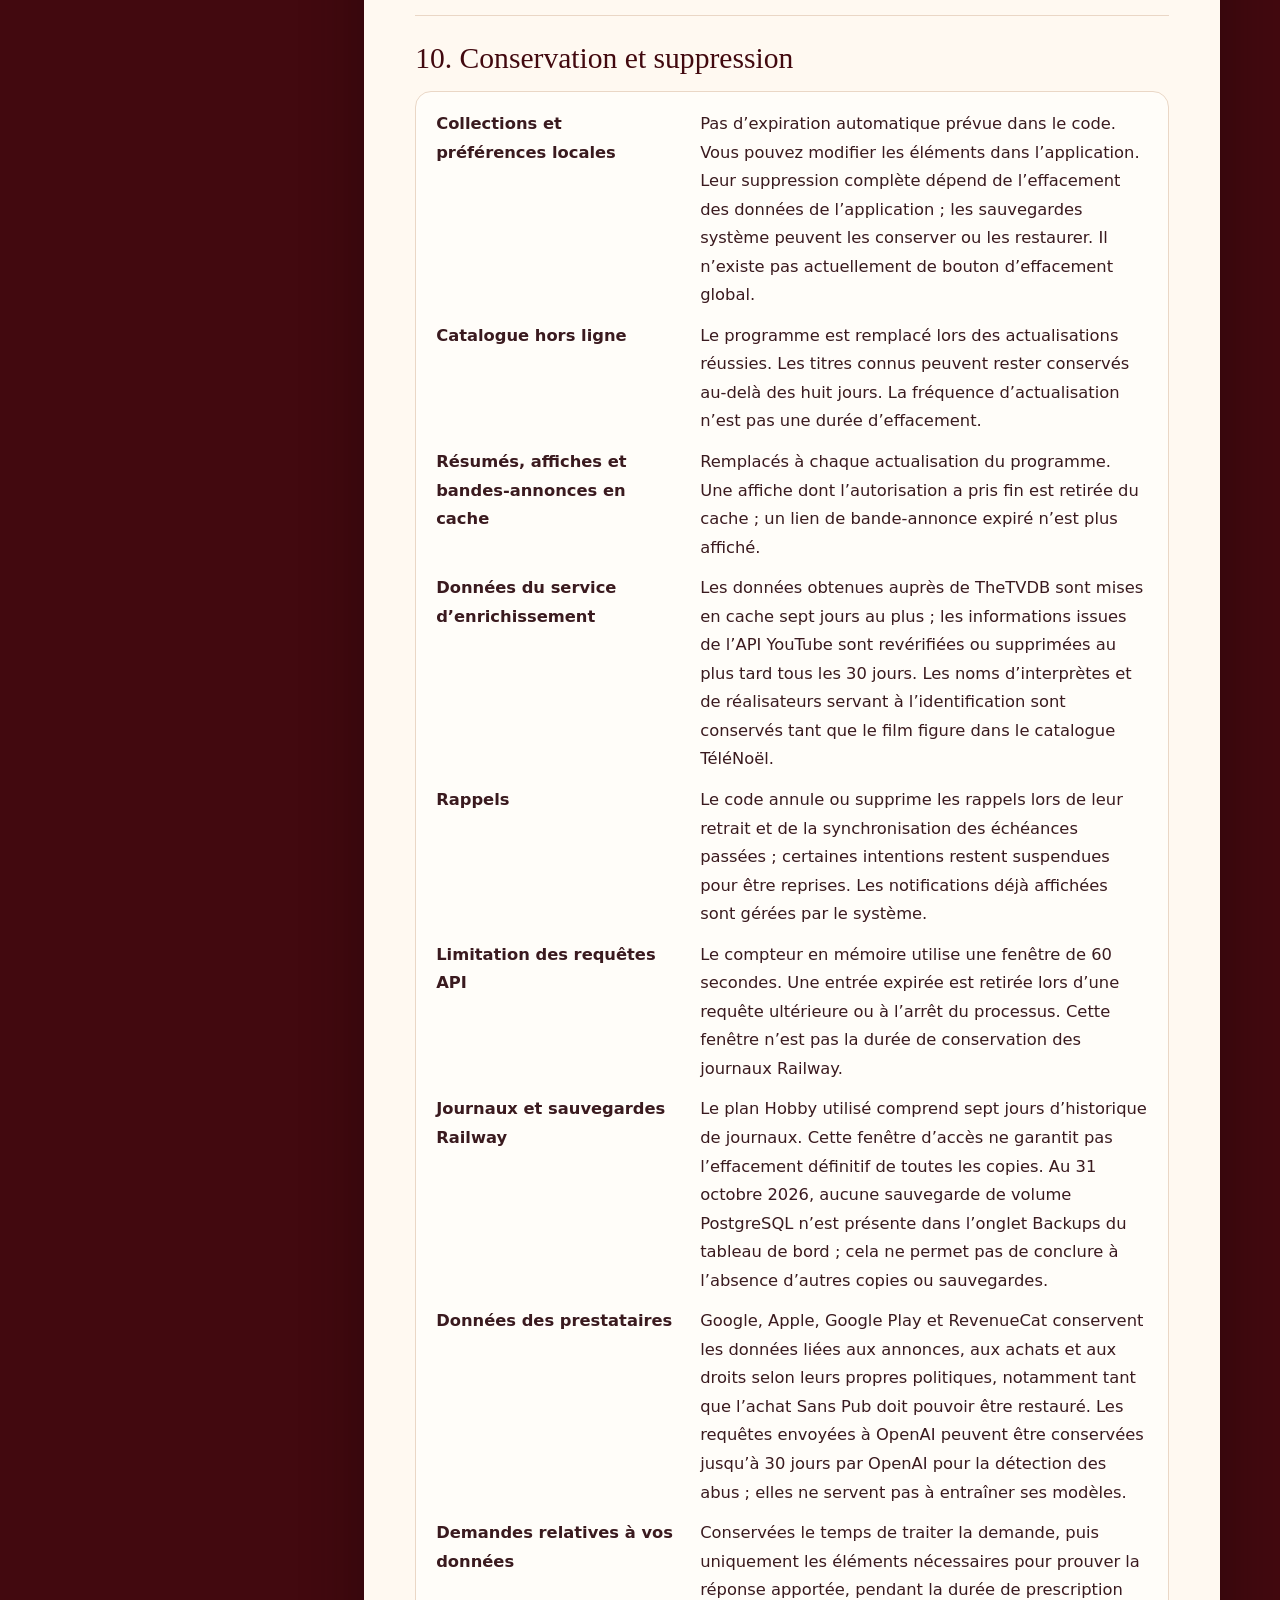
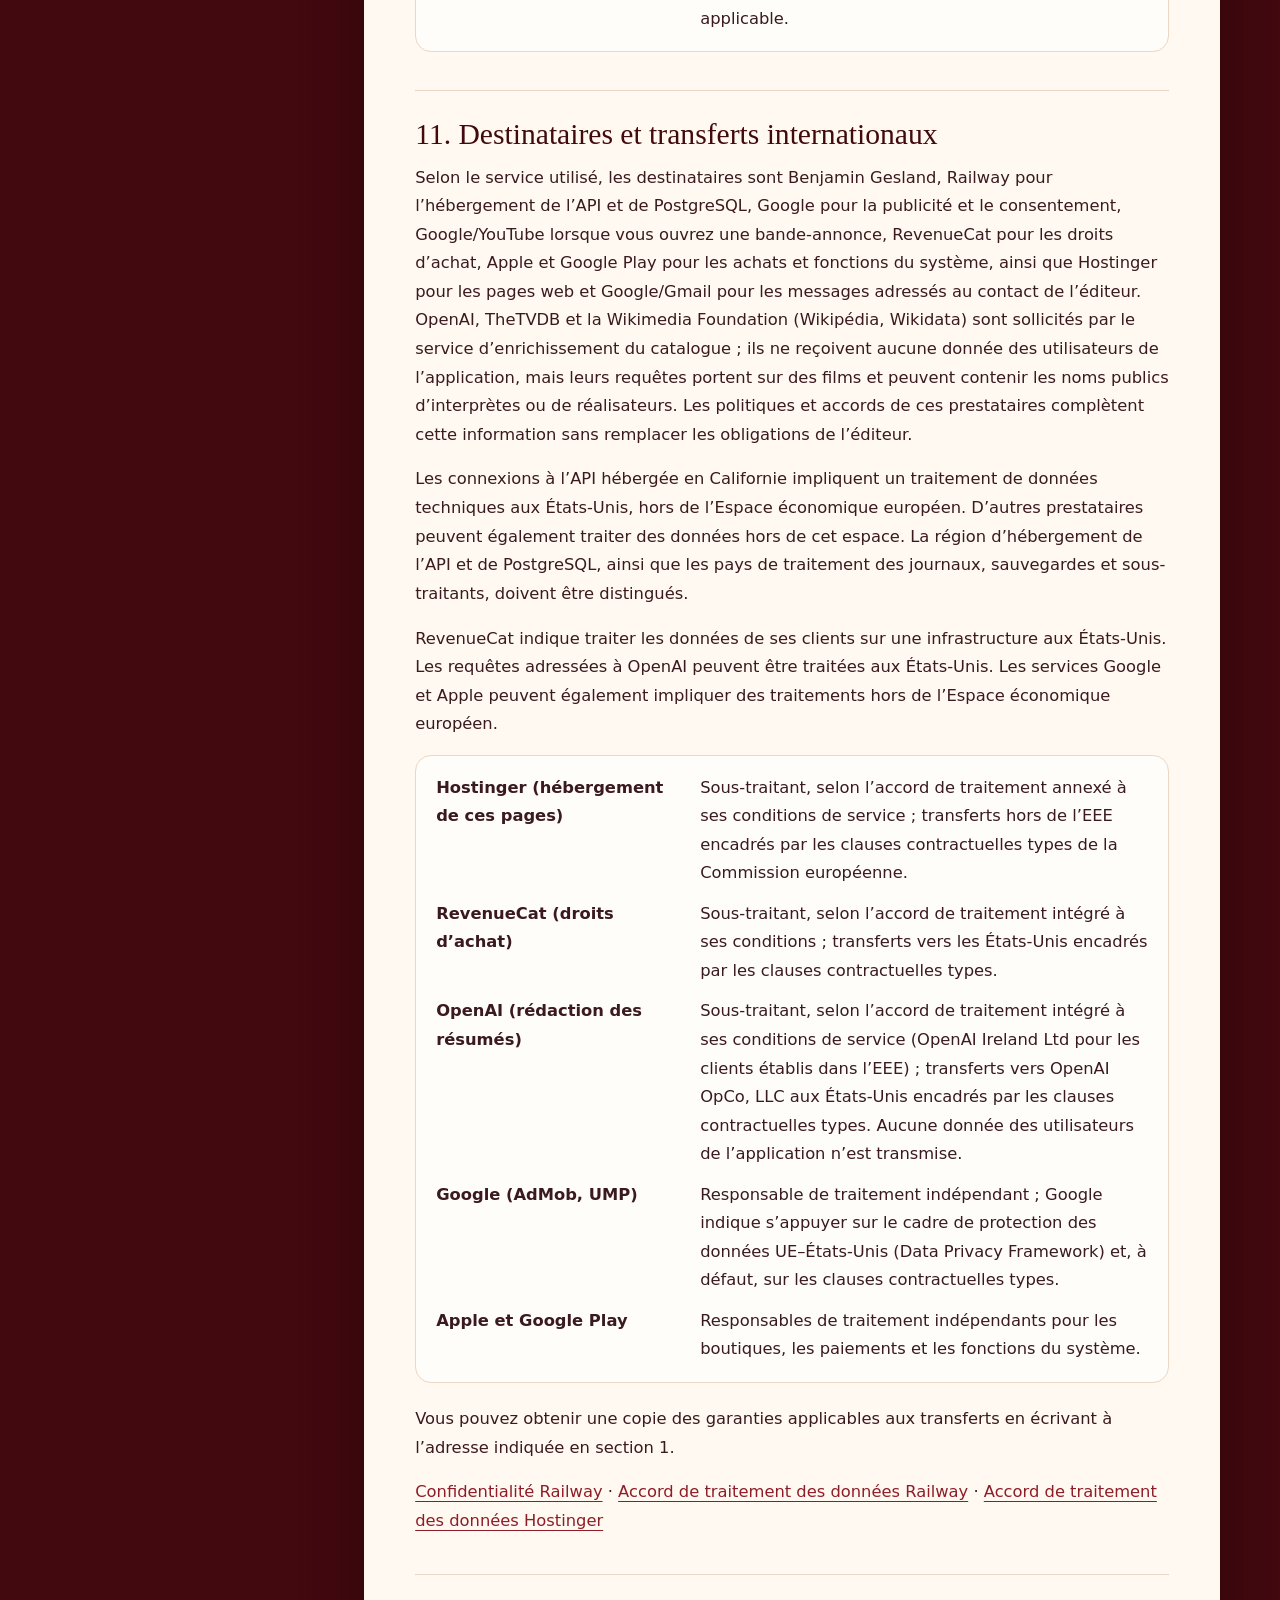
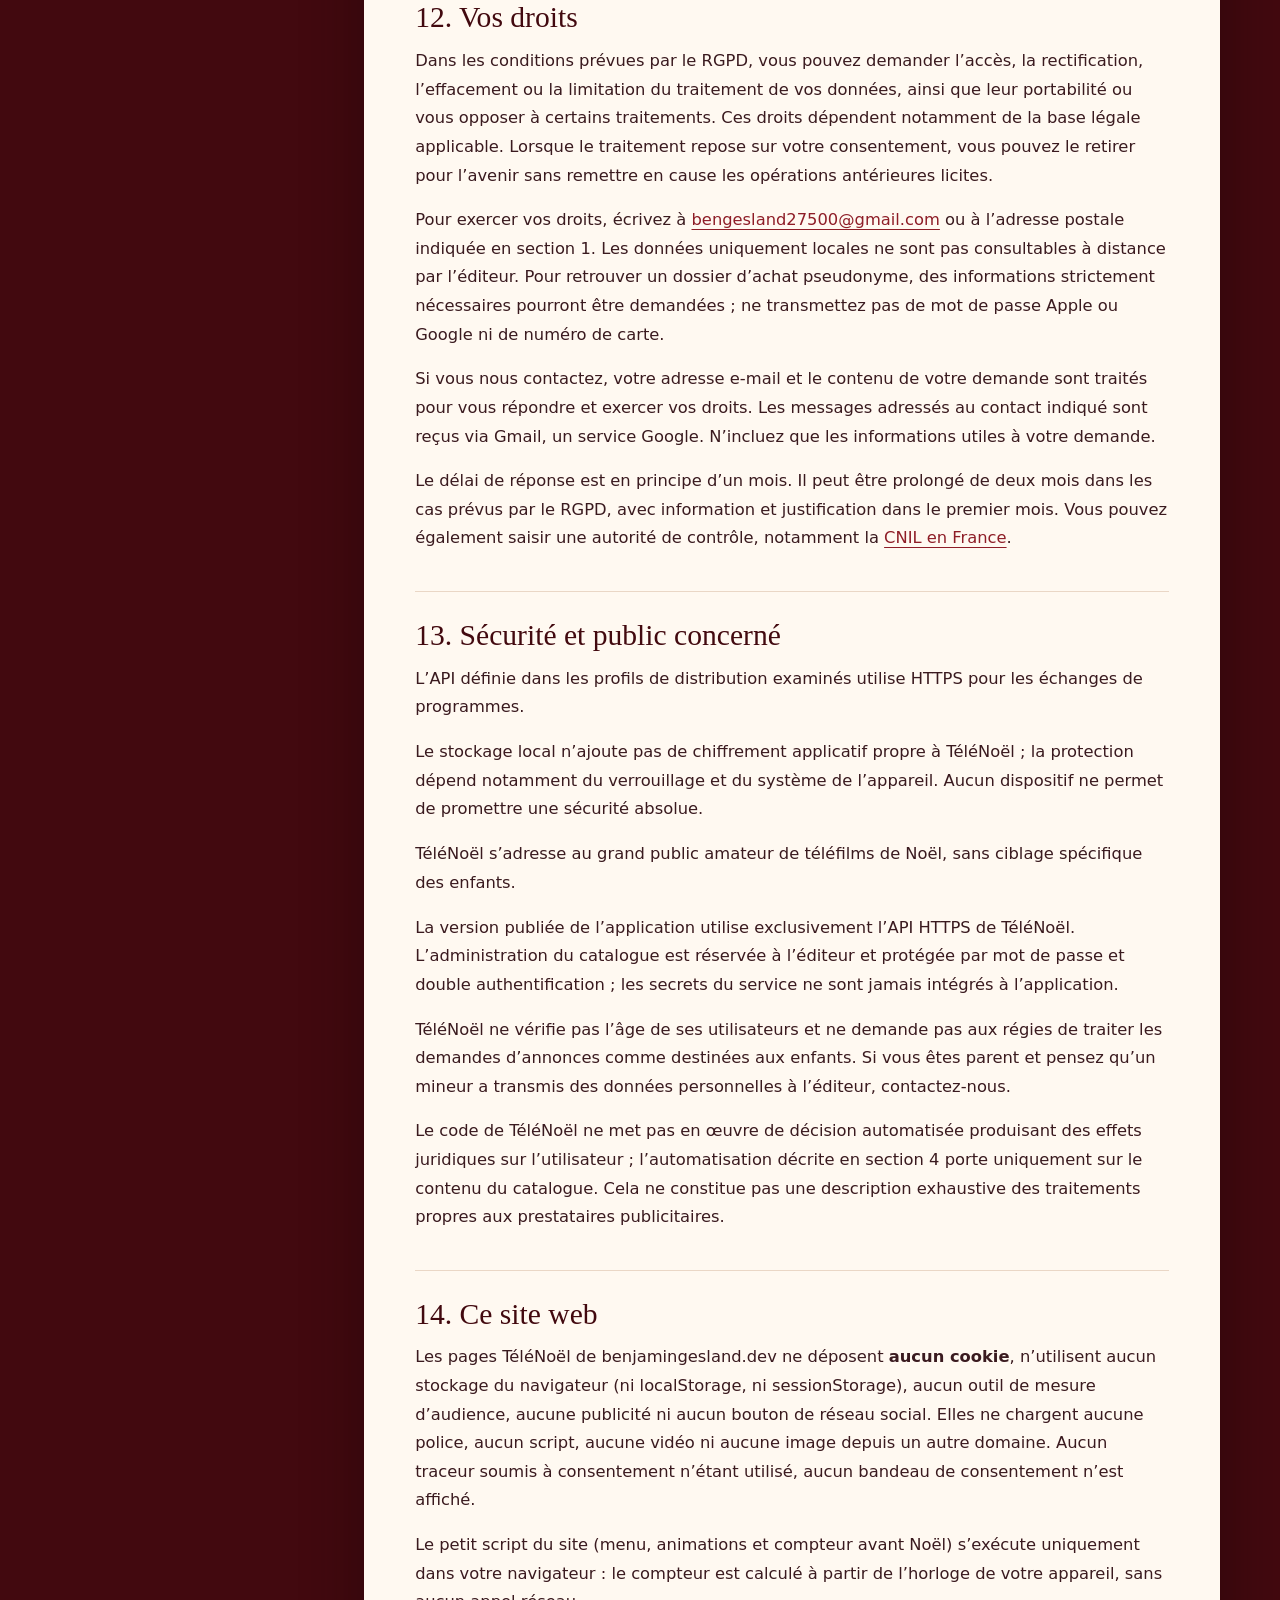
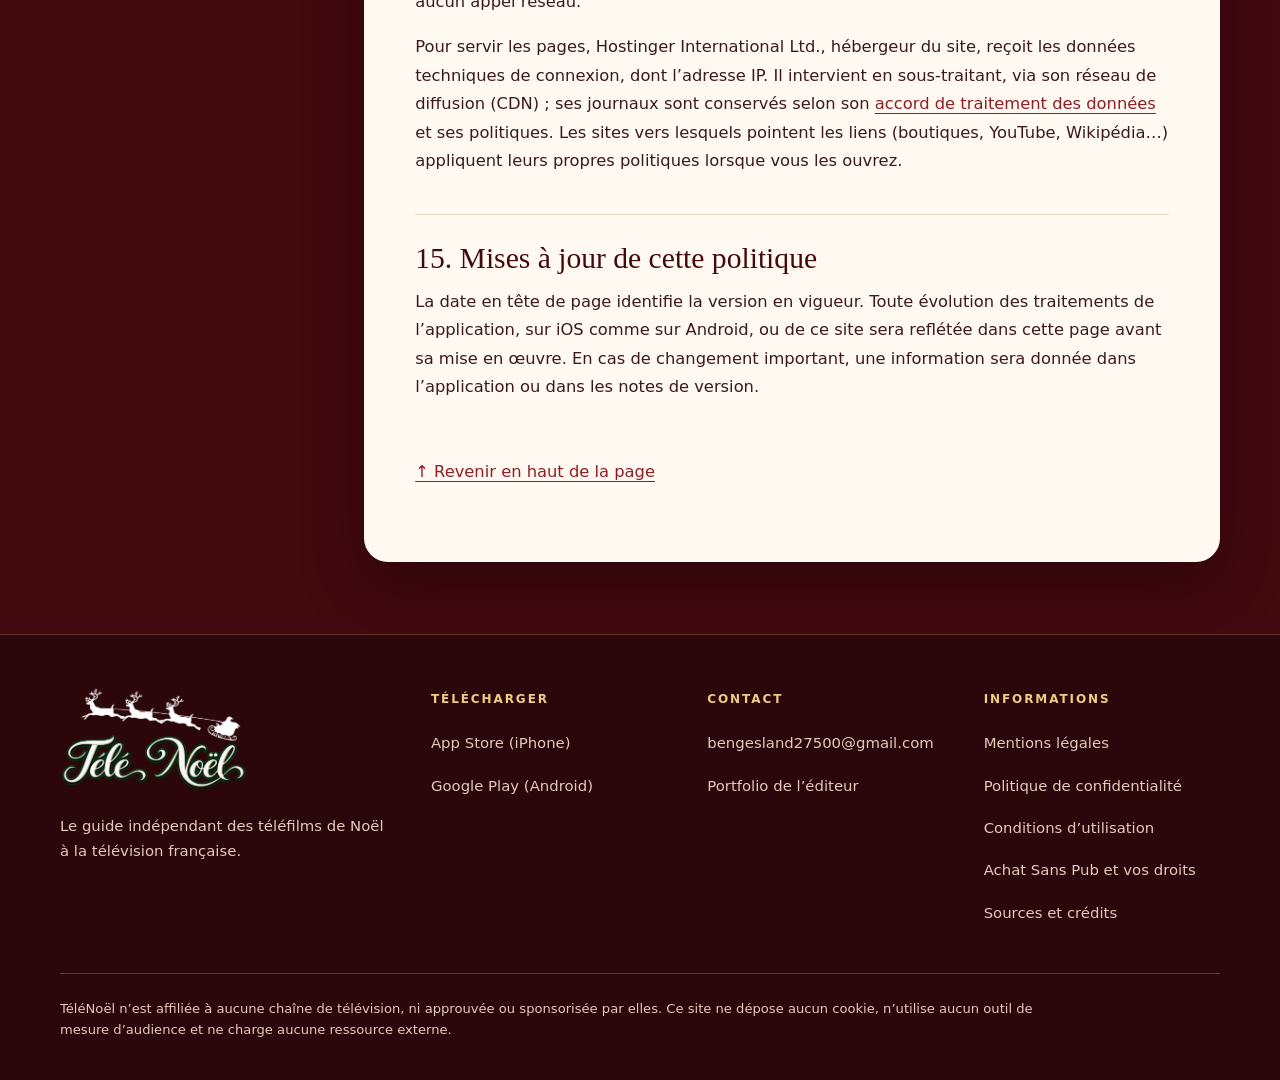
<file: telenoel/confidentialite/index.html>
<!doctype html>
<html lang="fr">
<head>
  <meta charset="utf-8">
  <meta name="viewport" content="width=device-width, initial-scale=1">
  <title>Politique de confidentialité — TéléNoël</title>
  <meta name="description" content="Données traitées par l’application TéléNoël et par ce site : stockage local, programmes, publicité AdMob, achat Sans Pub, enrichissement du catalogue, vos droits.">
  <meta name="robots" content="noindex, follow">
  <meta name="referrer" content="no-referrer">
  <meta name="theme-color" content="#2B070C">
  <link rel="canonical" href="https://benjamingesland.dev/telenoel/confidentialite/index.html">
  <link rel="icon" href="../assets/favicon-48.png" type="image/png" sizes="48x48">
  <link rel="apple-touch-icon" href="../assets/apple-touch-icon.png">
  <link rel="stylesheet" href="../assets/telenoel.css">
  <script>document.documentElement.classList.add("js")</script>
</head>
<body>
<a class="tn-skip" href="#contenu">Aller au contenu</a>
<svg width="0" height="0" style="position:absolute" aria-hidden="true" focusable="false">
  <symbol id="i-star" viewBox="0 0 24 24"><path fill="currentColor" d="m12 2 2.9 6.6 7.1.6-5.4 4.7 1.6 7L12 17.2 5.8 20.9l1.6-7L2 9.2l7.1-.6Z"/></symbol>
  <symbol id="i-sparkle" viewBox="0 0 24 24"><path fill="currentColor" d="M12 1.5c.5 5.2 2.3 8.8 10.5 10.5-8.2 1.7-10 5.3-10.5 10.5C11.5 17.3 9.7 13.7 1.5 12 9.7 10.3 11.5 6.7 12 1.5Z"/></symbol>
  <symbol id="i-menu" viewBox="0 0 24 24"><path fill="none" stroke="currentColor" stroke-width="1.8" stroke-linecap="round" d="M4 7h16M4 12h16M4 17h16"/></symbol>
  <symbol id="garland" viewBox="0 0 350 44" preserveAspectRatio="none">
    <path d="M-10 0 Q85 47 175 16 Q265 47 360 0" fill="none" stroke="currentColor" stroke-width=".8"/>
    <g transform="translate(12 10)"><path d="M0 0v4" stroke="currentColor"/><circle class="halo" cy="5" r="8" opacity=".09"/><circle class="halo" cy="5" r="4.5" opacity=".18"/><circle class="bulb" cy="5" r="2"/></g>
    <g transform="translate(44 20)"><path d="M0 0v4" stroke="currentColor"/><circle class="halo" cy="5" r="8" opacity=".09"/><circle class="halo" cy="5" r="4.5" opacity=".18"/><circle class="bulb" cy="5" r="2"/></g>
    <g transform="translate(78 25)"><path d="M0 0v4" stroke="currentColor"/><circle class="halo" cy="5" r="8" opacity=".09"/><circle class="halo" cy="5" r="4.5" opacity=".18"/><circle class="bulb" cy="5" r="2"/></g>
    <g transform="translate(111 25)"><path d="M0 0v4" stroke="currentColor"/><circle class="halo" cy="5" r="8" opacity=".09"/><circle class="halo" cy="5" r="4.5" opacity=".18"/><circle class="bulb" cy="5" r="2"/></g>
    <g transform="translate(145 22)"><path d="M0 0v4" stroke="currentColor"/><circle class="halo" cy="5" r="8" opacity=".09"/><circle class="halo" cy="5" r="4.5" opacity=".18"/><circle class="bulb" cy="5" r="2"/></g>
    <g transform="translate(175 17)"><path d="M0 0v4" stroke="currentColor"/><circle class="halo" cy="5" r="8" opacity=".09"/><circle class="halo" cy="5" r="4.5" opacity=".18"/><circle class="bulb" cy="5" r="2"/></g>
    <g transform="translate(205 22)"><path d="M0 0v4" stroke="currentColor"/><circle class="halo" cy="5" r="8" opacity=".09"/><circle class="halo" cy="5" r="4.5" opacity=".18"/><circle class="bulb" cy="5" r="2"/></g>
    <g transform="translate(239 25)"><path d="M0 0v4" stroke="currentColor"/><circle class="halo" cy="5" r="8" opacity=".09"/><circle class="halo" cy="5" r="4.5" opacity=".18"/><circle class="bulb" cy="5" r="2"/></g>
    <g transform="translate(272 25)"><path d="M0 0v4" stroke="currentColor"/><circle class="halo" cy="5" r="8" opacity=".09"/><circle class="halo" cy="5" r="4.5" opacity=".18"/><circle class="bulb" cy="5" r="2"/></g>
    <g transform="translate(306 20)"><path d="M0 0v4" stroke="currentColor"/><circle class="halo" cy="5" r="8" opacity=".09"/><circle class="halo" cy="5" r="4.5" opacity=".18"/><circle class="bulb" cy="5" r="2"/></g>
    <g transform="translate(338 10)"><path d="M0 0v4" stroke="currentColor"/><circle class="halo" cy="5" r="8" opacity=".09"/><circle class="halo" cy="5" r="4.5" opacity=".18"/><circle class="bulb" cy="5" r="2"/></g>
  </symbol>
</svg>
<header class="tn-header">
  <nav class="tn-nav tn-wrap" aria-label="Navigation principale">
    <a class="tn-brand" href="../index.html" aria-label="TéléNoël, accueil"><img src="../assets/telenoel-icon-192.webp" width="38" height="38" alt="">TéléNoël</a>
    <button class="tn-menu-toggle" type="button" aria-expanded="false" aria-controls="tn-menu"><svg aria-hidden="true"><use href="#i-menu"/></svg><span>Menu</span></button>
    <ul class="tn-menu" id="tn-menu">
      <li><a href="../index.html">Accueil</a></li>
      <li><a href="../index.html#fonctionnalites">Fonctionnalités</a></li>
      <li><a href="../index.html#faq">FAQ</a></li>
      <li><a href="../index.html#contact">Contact</a></li>
      <li><a class="tn-menu-cta" href="../index.html#telecharger">Télécharger</a></li>
    </ul>
  </nav>
</header>
<main id="contenu" tabindex="-1">
  <div class="tn-doc-hero">
    <svg class="tn-garland" aria-hidden="true" focusable="false"><use href="#garland"/></svg>
    <div class="tn-wrap tn-doc-hero-inner">
      <p class="tn-label"><svg aria-hidden="true"><use href="#i-star"/></svg>TéléNoël · informations</p>
      <h1>Politique de confidentialité</h1>
      <p class="tn-doc-meta">Application TéléNoël 1.0 et 1.1 (iOS et Android) et ce site · Dernière mise à jour&nbsp;: 21 novembre 2026</p>
      <p class="tn-doc-intro">Comprendre ce qui reste sur votre appareil, ce qui est transmis pour faire fonctionner TéléNoël, et comment exercer vos droits.</p>
      <nav aria-label="Documents TéléNoël"><ul class="tn-doc-tabs"><li><a href="../mentions-legales/index.html">Mentions légales</a></li><li><a href="../confidentialite/index.html" aria-current="page">Confidentialité</a></li><li><a href="../conditions/index.html">Conditions d’utilisation</a></li><li><a href="../sources/index.html">Sources et crédits</a></li></ul></nav>
    </div>
  </div>
  <div class="tn-wrap tn-doc-layout">
    <nav class="tn-toc" aria-labelledby="toc-titre"><h2 id="toc-titre">Sommaire</h2><ol><li><a href="#responsable">1. Responsable du traitement et contact</a></li><li><a href="#synthese">En bref&nbsp;: les traitements de TéléNoël</a></li><li><a href="#local">2. Vos données conservées sur l’appareil</a></li><li><a href="#programmes">3. Programmes TV et données de connexion</a></li><li><a href="#enrichissement">4. Résumés et enrichissement automatique du catalogue</a></li><li><a href="#youtube">5. Bandes-annonces et services de l’API YouTube</a></li><li><a href="#publicite">6. Google AdMob, UMP et vos choix</a></li><li><a href="#achats">7. Achat intégré Sans Pub</a></li><li><a href="#rappels">8. Rappels et notifications</a></li><li><a href="#bases">9. Finalités et bases légales</a></li><li><a href="#conservation">10. Conservation et suppression</a></li><li><a href="#destinataires">11. Destinataires et transferts internationaux</a></li><li><a href="#droits">12. Vos droits</a></li><li><a href="#securite">13. Sécurité et public concerné</a></li><li><a href="#site">14. Ce site web</a></li><li><a href="#page">15. Mises à jour de cette politique</a></li></ol></nav>
    <article class="tn-paper">

  <h2 id="responsable">1. Responsable du traitement et contact</h2>
    <p>TéléNoël est un guide de programmes TV français, sans compte utilisateur, sans streaming et sans replay. Le responsable du traitement est son éditeur, Benjamin Gesland, entrepreneur individuel. Consultez aussi les <a href="../mentions-legales/index.html">mentions légales</a> et les <a href="../sources/index.html">sources et crédits</a>.</p>
    <dl><dt>Identité juridique et adresse</dt><dd>Benjamin Gesland, entrepreneur individuel.<br>APPT 4 HLM LE CROTOY<br>7 rue de la Brasserie, 27500 Pont-Audemer, France.</dd>
    <dt>Contact pour vos données personnelles</dt><dd><a href="mailto:bengesland27500@gmail.com">bengesland27500@gmail.com</a></dd>
    <dt>Délégué à la protection des données</dt><dd>Aucun délégué n’est désigné : les traitements de TéléNoël ne relèvent pas des cas où l’article 37 du RGPD impose cette désignation. Le contact ci-dessus traite toutes les demandes relatives à vos données.</dd></dl>
  
  
    <h2 id="synthese">En bref&nbsp;: les traitements de TéléNoël</h2>
    <p>Le tableau ci-dessous résume chaque traitement. Les sections suivantes le détaillent. <strong>Données personnelles</strong> et <strong>données éditoriales</strong> sont distinguées&nbsp;: les secondes décrivent les films (titres, horaires, résumés), pas les utilisateurs.</p>
    <div class="tn-table-scroll" role="region" aria-label="Tableau des traitements" tabindex="0">
    <table>
      <thead><tr><th scope="col">Traitement</th><th scope="col">Données</th><th scope="col">Base légale</th><th scope="col">Destinataires</th><th scope="col">Durée</th><th scope="col">Hors EEE</th></tr></thead>
      <tbody>
        <tr><th scope="row">Listes, préférences, rappels</th><td>Choix enregistrés sur votre téléphone</td><td>Exécution du contrat (art. 6.1.b)</td><td>Aucun&nbsp;: stockage local</td><td>Jusqu’à suppression par vous ou de l’application</td><td>Non (sauf sauvegarde du téléphone selon vos réglages)</td></tr>
        <tr><th scope="row">Programme TV</th><td>Adresse IP, données techniques de connexion</td><td>Exécution du contrat (art. 6.1.b)</td><td>Railway (hébergement)</td><td>Journaux&nbsp;: 7 jours d’historique</td><td>Oui&nbsp;: États-Unis</td></tr>
        <tr><th scope="row">Publicité et consentement</th><td>Adresse IP, identifiants techniques et publicitaires selon vos choix, interactions publicitaires</td><td>Consentement (personnalisation, art. 6.1.a)&nbsp;; intérêt légitime (annonces non personnalisées, art. 6.1.f)</td><td>Google (AdMob, UMP), responsable indépendant</td><td>Selon les règles de Google</td><td>Oui, avec garanties (section 11)</td></tr>
        <tr><th scope="row">Achat Sans Pub</th><td>Identifiant pseudonyme, justificatifs et droits d’achat, données techniques</td><td>Exécution du contrat (art. 6.1.b)</td><td>Apple ou Google Play, RevenueCat</td><td>Tant que l’achat doit pouvoir être restauré</td><td>Oui&nbsp;: États-Unis (RevenueCat)</td></tr>
        <tr><th scope="row">Enrichissement du catalogue</th><td>Données éditoriales sur les films&nbsp;; noms publics d’interprètes et de réalisateurs</td><td>Intérêt légitime (art. 6.1.f)</td><td>Railway&nbsp;; OpenAI (faits sur les films uniquement)</td><td>Tant que le film figure au catalogue</td><td>Oui&nbsp;: États-Unis</td></tr>
        <tr><th scope="row">Bandes-annonces</th><td>Données de consultation reçues par YouTube quand vous ouvrez une vidéo</td><td>Traitement propre à Google, hors du contrôle de TéléNoël</td><td>YouTube (Google)</td><td>Selon les règles de Google</td><td>Selon Google</td></tr>
        <tr><th scope="row">Contact et exercice des droits</th><td>Adresse e-mail, contenu du message</td><td>Obligation légale (droits RGPD) ou intérêt légitime (répondre)</td><td>Google (Gmail)</td><td>Le temps du traitement, puis prescription</td><td>Possible (Google)</td></tr>
        <tr><th scope="row">Consultation de ce site</th><td>Adresse IP, données techniques de connexion</td><td>Intérêt légitime (art. 6.1.f)</td><td>Hostinger (hébergement)</td><td>Selon Hostinger</td><td>Selon Hostinger (garanties section 11)</td></tr>
      </tbody>
    </table>
    </div>

    <h2 id="local">2. Vos données conservées sur l’appareil</h2>
    <p>TéléNoël ne vous demande pas de créer un compte nominatif. Vos films à voir, films déjà vus, envies de revoir, chaînes suivies et préférences de rappel sont enregistrés dans le stockage local de l’application. Le format de stockage prévoit aussi des champs de favoris et de notes ; cela ne signifie pas que ces fonctions sont proposées dans l’interface actuelle. Le programme téléchargé et les titres des films sont également conservés pour la consultation hors ligne.</p>
    <p>La recherche de titres et les filtres (dont le filtre « Inédits », à partir de la version 1.1) sont exécutés sur ce catalogue local. Le texte saisi dans la recherche n’est pas envoyé par le code de TéléNoël à son serveur. Les collections, notes et rappels ne sont pas synchronisés avec ce serveur ni transmis volontairement aux SDK publicitaires ou d’achat.</p>
    <p>Les illustrations hivernales, qui ne sont pas des affiches officielles de films, sont intégrées à l’application. Lorsqu’une affiche de film dont les droits ont été vérifiés est disponible, elle est téléchargée depuis le serveur TéléNoël, jamais depuis un service tiers, puis conservée dans le cache de l’application pour la consultation hors ligne ; elle en est retirée lorsque son autorisation prend fin. Les résumés et liens de bandes-annonces reçus avec le programme (version 1.1) sont conservés de la même façon.</p>
    <p>À partir de la version 1.1, vous pouvez, depuis les réglages, exporter vos listes dans un fichier JSON, puis l’importer. Ce fichier non chiffré contient vos choix personnels ; il est envoyé uniquement à la destination que vous choisissez dans la feuille de partage du système, et une copie temporaire peut rester dans le cache privé de l’application. Les sauvegardes du téléphone peuvent également inclure des données locales selon les réglages du système et du compte Apple ou Google.</p>
  
  <h2 id="programmes">3. Programmes TV et données de connexion</h2>
    <p>Pour afficher les programmes des huit jours glissants, l’application interroge l’API TéléNoël en transmettant la date de début et le nombre de jours demandés. Lorsqu’un film de vos listes ne figure plus dans le programme, l’application peut demander au serveur les informations de ce film à partir de son identifiant technique, sans transmettre son statut dans vos listes. Le serveur et son infrastructure reçoivent les informations nécessaires à la connexion, notamment l’adresse IP et les métadonnées HTTP. Aucun compte ni identifiant RevenueCat n’est ajouté à cette requête par l’application.</p>
    <p>L’API, le collecteur de programmes et la base de données PostgreSQL de TéléNoël sont hébergés par <strong>Railway, dans la région US West (Californie, États-Unis)</strong>, avec une réplique par service. Cette localisation concerne les services serveur ; vos collections personnelles restent stockées localement comme indiqué en section 2.</p>
    <p>Les requêtes transitent par le proxy d’entrée de Railway, qui termine la connexion HTTPS ; aucun autre CDN ou proxy n’est ajouté par TéléNoël. Les journaux du service conservent des événements techniques et des codes d’erreur ; le code de TéléNoël n’y enregistre ni vos listes, ni vos rappels, ni d’identifiant publicitaire ou d’achat. Les sauvegardes de la base de programmes et de la bibliothèque éditoriale contiennent le catalogue des films (et, pour la bibliothèque, les noms d’interprètes et de réalisateurs décrits en section 4), mais aucune donnée des utilisateurs de l’application : celle-ci n’en transmet pas au serveur.</p>
    <p>Le code de l’API limite les requêtes à partir de l’adresse de son interlocuteur réseau, qui peut être celle d’un proxy. Les événements techniques et codes d’erreur de l’API sont journalisés ; cela ne décrit pas tous les journaux de l’infrastructure d’hébergement.</p>
    <p>Les programmes sont récupérés par le backend auprès de XML TV Fr. Cette collecte serveur n’envoie pas les collections ou les rappels des utilisateurs au fournisseur de programmes.</p>
  
  <h2 id="enrichissement">4. Résumés et enrichissement automatique du catalogue</h2>
    <p>Un service d’administration de TéléNoël, hébergé lui aussi par Railway, enrichit automatiquement le catalogue après chaque collecte de programmes : détection des nouveaux téléfilms, identification (titre original, année), recherche de sources documentaires, résumés, bandes-annonces et indication des inédits et nouveautés. Les contenus qui en résultent sont affichés à partir de la version 1.1 de l’application. Ce traitement porte sur les films, pas sur les utilisateurs : <strong>aucune donnée des utilisateurs de l’application</strong> (listes, rappels, préférences, identifiants publicitaires ou d’achat) n’y est utilisée ni transmise.</p>
    <p>Pour identifier les films, ce service interroge <strong>Wikidata</strong>, <strong>Wikipédia</strong> et <strong>TheTVDB</strong>. Il conserve dans sa base privée les noms des interprètes et réalisateurs publiés par ces sources et par les programmes XML TV Fr, uniquement pour distinguer des films homonymes ; ces noms ne sont pas affichés dans l’application. Toute personne concernée peut s’y opposer ou en demander la rectification à l’adresse indiquée en section 1.</p>
    <p>Certains films présentent un résumé « L’histoire » en français. Il est rédigé à partir de faits extraits de sources libres identifiées, principalement Wikipédia, avec l’aide d’un modèle d’intelligence artificielle d’<strong>OpenAI</strong> (API OpenAI ; traitement possible aux États-Unis, voir section 11). Seuls ces faits documentaires et des consignes de rédaction sont envoyés à OpenAI ; les requêtes sont émises avec l’option de non-conservation des réponses (« store: false »). Les conditions d’OpenAI prévoient toutefois une conservation jusqu’à 30 jours des données d’API pour la détection des abus ; ces données ne servent pas à entraîner ses modèles. Avant publication, chaque résumé passe des contrôles automatiques (sources, licence, cohérence de l’identité, qualité du texte) ; il n’est pas systématiquement relu par une personne et peut être corrigé ou retiré à tout moment. Sans source suffisante, aucun résumé n’est affiché.</p>
    <p>Les badges « Inédit » et « Nouveauté » sont déduits des données de programmes (annonce de première diffusion par le guide TV, date d’arrivée du film dans le catalogue TéléNoël). Ils ne sont affichés que lorsque ces données le permettent.</p>
    <p><a href="https://openai.com/fr-FR/policies/privacy-policy/">Confidentialité OpenAI</a> · <a href="https://foundation.wikimedia.org/wiki/Policy:Privacy_policy/fr">Confidentialité Wikimedia</a> · <a href="https://thetvdb.com/privacy-policy">Confidentialité TheTVDB</a> · <a href="../sources/index.html">Sources et attributions</a></p>
  
  <h2 id="youtube">5. Bandes-annonces et services de l’API YouTube</h2>
    <p>Pour trouver les bandes-annonces, le service d’administration de TéléNoël utilise les <strong>services de l’API YouTube</strong> (YouTube Data API, Google) : il recherche des vidéos publiées par des chaînes officielles ou des distributeurs et vérifie leurs informations publiques (titre, chaîne, durée, disponibilité). Cette utilisation n’implique aucune connexion à votre compte Google ou YouTube, aucun accès à vos données YouTube et aucune donnée des utilisateurs de l’application. Les informations obtenues sont revérifiées ou supprimées au plus tard tous les 30 jours.</p>
    <p>Dans l’application, le bouton « Voir sur YouTube » (version 1.1) ouvre la vidéo dans l’application YouTube ou dans votre navigateur. TéléNoël ne lit, n’intègre, n’héberge ni n’enregistre aucune vidéo, et aucun lecteur YouTube n’est intégré à l’application. Lorsque vous ouvrez une bande-annonce, YouTube (Google) reçoit les données de cette consultation et applique ses propres conditions et sa politique de confidentialité ; TéléNoël ne lui transmet aucune donnée de vos listes. La version française est privilégiée lorsqu’elle existe ; à défaut, la version originale est signalée (VO).</p>
    <p>En ouvrant une vidéo YouTube, vous êtes soumis aux <a href="https://www.youtube.com/t/terms">Conditions d’utilisation de YouTube</a>. Le traitement de données par Google est décrit dans les <a href="https://policies.google.com/privacy?hl=fr">Règles de confidentialité de Google</a>.</p>
  
  <h2 id="publicite">6. Google AdMob, UMP et vos choix</h2>
    <p>TéléNoël intègre Google AdMob pour quatre emplacements de bannières. Leur diffusion dépend des autorisations, des choix de confidentialité, des droits Sans Pub et de la disponibilité des annonces. Selon le fonctionnement du SDK et les choix applicables, Google peut traiter l’adresse IP, une localisation approximative déduite de celle-ci, des identifiants techniques, les interactions publicitaires et des données de diagnostic ou de performance. TéléNoël ne demande pas l’accès à la position GPS.</p>
    <p>Google UMP gère les choix de confidentialité. Les informations de consentement sont actualisées, y compris pour les utilisateurs Sans Pub. Le bouton « Choix de confidentialité publicitaire » est disponible dans les réglages lorsque UMP l’exige. L’affichage dépend de l’autorisation de demander des annonces renvoyée par UMP ; un refus ne bloque pas l’accès au guide et peut conduire à des annonces non personnalisées, limitées ou à l’absence d’annonces selon les choix et la configuration. Vous pouvez rouvrir ce formulaire pour modifier ou retirer vos choix lorsqu’il est disponible ; contactez-nous si vous ne parvenez pas à y accéder.</p>
    <p>Sur <strong>iOS</strong>, des annonces personnalisées peuvent être demandées si UMP autorise les annonces, si l’autorisation ATT est accordée et si les signaux de consentement applicables permettent cette personnalisation. Lorsque le RGPD s’applique, le code vérifie aussi les choix relatifs aux finalités et à Google. Si ces conditions ne sont pas remplies, la demande reste non personnalisée, sous réserve de l’autorisation UMP de demander une annonce. Sur <strong>Android</strong>, le code demande des annonces non personnalisées après vérification UMP. <strong>Une annonce non personnalisée n’est pas une annonce sans traitement de données</strong> : diffusion, mesure et lutte contre la fraude peuvent encore impliquer des données techniques. Les annonces limitées constituent un mode distinct, déterminé par Google selon les choix et la configuration.</p>
    <p>Sur iOS, le parcours UMP peut présenter la demande système App Tracking Transparency (ATT), selon la configuration du message et l’état de l’autorisation. ATT concerne le suivi entre applications et sites d’autres entreprises ; ce choix est distinct du consentement publicitaire UMP et ne le remplace pas. Refuser ATT empêche la personnalisation dans le code iOS de TéléNoël, sans empêcher l’utilisation du guide. Vous pouvez modifier ce choix dans les réglages iOS, rubrique Confidentialité et sécurité, puis Suivi. Le code iOS désactive l’identifiant propriétaire de l’éditeur (« publisher first-party ID »), ce qui ne supprime pas tous les autres traitements du SDK.</p>
    <p>Lorsque Sans Pub est reconnu, les quatre bannières sont masquées. En cas d’incertitude sur les droits, les annonces sont temporairement suspendues. L’achat ne supprime pas rétroactivement les données déjà traitées par les prestataires et n’arrête pas les vérifications d’achat ou de confidentialité.</p>
    <p>Le message de consentement Google (UMP) est publié pour iOS et Android ; la liste des partenaires publicitaires est présentée dans ce formulaire et peut être consultée à tout moment depuis le bouton des réglages. Les annonces sont fournies par le réseau AdMob, sans autre réseau publicitaire tiers en médiation. Pour les traitements publicitaires, Google agit en responsable de traitement indépendant, selon ses conditions de protection des données entre responsables de traitement.</p>
    <p><a href="https://policies.google.com/privacy?hl=fr">Confidentialité Google</a> · <a href="https://policies.google.com/technologies/partner-sites?hl=fr">Utilisation des données par Google dans les applications partenaires</a></p>
  
  <h2 id="achats">7. Achat intégré Sans Pub</h2>
    <p>Sans Pub est un achat unique non consommable, sans abonnement. Le prix applicable est celui affiché par la boutique avant confirmation. Apple traite le paiement sur iOS via StoreKit, et Google Play sur Android via Google Play Billing. TéléNoël ne reçoit pas votre numéro de carte bancaire.</p>
    <p>RevenueCat permet de vérifier et restaurer l’achat. Lorsque le service d’achat est configuré et disponible, son SDK est initialisé même si vous n’avez rien acheté. Il crée un identifiant technique dit « anonyme », qui reste un identifiant pseudonyme et ne signifie pas absence de données personnelles. Il traite les informations de transaction et de droits, ainsi que des informations techniques nécessaires au service (application, version du système, boutique et connexion, notamment l’adresse IP reçue lors des échanges). Les justificatifs d’achat et identifiants de transaction servent à vérifier les droits et leur restauration. TéléNoël ne lui fournit pas de nom, d’adresse e-mail ou de collection personnelle.</p>
    <p>La suppression de l’application n’efface pas automatiquement les informations détenues par Apple, Google Play ou RevenueCat et ne révoque pas l’achat.</p>
    <p><a href="https://www.revenuecat.com/privacy">Confidentialité RevenueCat</a> · <a href="https://www.revenuecat.com/dpa">Accord de traitement des données RevenueCat</a> · <a href="https://www.apple.com/legal/privacy/fr-ww/">Confidentialité Apple</a> · <a href="https://www.apple.com/legal/privacy/data/en/app-store/">App Store et confidentialité</a> · <a href="https://policies.google.com/privacy?hl=fr">Confidentialité Google Play et services Google</a></p>
  
  <h2 id="rappels">8. Rappels et notifications</h2>
    <p>L’autorisation d’afficher des notifications n’est pas demandée au démarrage, mais lorsque vous activez un rappel. Les rappels demandés sont programmés localement avec le système de notifications du téléphone, via Expo Notifications. Ils contiennent notamment le titre du film, la chaîne, l’horaire et les identifiants du film et de sa diffusion. Leur contenu peut apparaître sur l’écran verrouillé selon vos réglages.</p>
    <p>Le code examiné ne demande pas de jeton de notifications push et n’envoie pas ces rappels à un serveur de push Expo ou TéléNoël. Vous pouvez annuler un rappel dans l’application et modifier l’autorisation ou les aperçus dans les réglages du téléphone. Sur Android, l’autorisation « Alarmes et rappels » permet un déclenchement à l’heure exacte ; sans elle, le système peut retarder un rappel. L’autorisation système n’est pas, à elle seule, une qualification de la base légale RGPD.</p>
  
  <h2 id="bases">9. Finalités et bases légales</h2>
    <p>Les finalités identifiées sont : fournir les programmes et les fonctions demandées, enrichir le catalogue (identification des films, résumés, bandes-annonces, inédits et nouveautés), mémoriser vos choix locaux, gérer les rappels, vérifier Sans Pub, gérer les choix publicitaires et protéger le service contre les abus.</p>
    <dl>
      <dt>Fournir le guide, les listes, les rappels et l’achat Sans Pub</dt><dd>Exécution des <a href="../conditions/index.html">conditions d’utilisation</a> que vous acceptez en utilisant l’application (article 6, paragraphe 1, b du RGPD).</dd>
      <dt>Publicité personnalisée et accès à l’identifiant publicitaire</dt><dd>Votre consentement, recueilli par Google UMP et, sur iOS, par ATT (article 6, paragraphe 1, a). Vous pouvez le retirer à tout moment depuis les réglages.</dd>
      <dt>Publicité non personnalisée</dt><dd>Intérêt légitime de l’éditeur à financer un service gratuit (article 6, paragraphe 1, f), dans la limite des choix exprimés dans le formulaire de consentement.</dd>
      <dt>Vérification des droits Sans Pub au lancement, sécurité et prévention des abus</dt><dd>Intérêt légitime (article 6, paragraphe 1, f) : ne pas afficher d’annonces aux acheteurs et protéger le service.</dd>
      <dt>Enrichissement du catalogue (noms d’interprètes et de réalisateurs)</dt><dd>Intérêt légitime (article 6, paragraphe 1, f) : identifier correctement les films à partir de sources publiques ; ces noms ne sont ni affichés ni utilisés à d’autres fins.</dd>
      <dt>Réponse à vos demandes et preuve des choix de consentement</dt><dd>Obligation légale (article 6, paragraphe 1, c, et articles 7 et 12 à 22 du RGPD).</dd>
    </dl>
    <p>Vous pouvez utiliser les collections sans acheter Sans Pub et refuser les notifications. Sans connexion à l’API, le programme ne peut pas être actualisé. Sans vérification d’achat, l’application ne peut pas confirmer ou restaurer les droits ; elle suspend alors les annonces en cas d’incertitude.</p>
  
  <h2 id="conservation">10. Conservation et suppression</h2>
    <dl>
      <dt>Collections et préférences locales</dt><dd>Pas d’expiration automatique prévue dans le code. Vous pouvez modifier les éléments dans l’application. Leur suppression complète dépend de l’effacement des données de l’application ; les sauvegardes système peuvent les conserver ou les restaurer. Il n’existe pas actuellement de bouton d’effacement global.</dd>
      <dt>Catalogue hors ligne</dt><dd>Le programme est remplacé lors des actualisations réussies. Les titres connus peuvent rester conservés au-delà des huit jours. La fréquence d’actualisation n’est pas une durée d’effacement.</dd>
      <dt>Résumés, affiches et bandes-annonces en cache</dt><dd>Remplacés à chaque actualisation du programme. Une affiche dont l’autorisation a pris fin est retirée du cache ; un lien de bande-annonce expiré n’est plus affiché.</dd>
      <dt>Données du service d’enrichissement</dt><dd>Les données obtenues auprès de TheTVDB sont mises en cache sept jours au plus ; les informations issues de l’API YouTube sont revérifiées ou supprimées au plus tard tous les 30 jours. Les noms d’interprètes et de réalisateurs servant à l’identification sont conservés tant que le film figure dans le catalogue TéléNoël.</dd>
      <dt>Rappels</dt><dd>Le code annule ou supprime les rappels lors de leur retrait et de la synchronisation des échéances passées ; certaines intentions restent suspendues pour être reprises. Les notifications déjà affichées sont gérées par le système.</dd>
      <dt>Limitation des requêtes API</dt><dd>Le compteur en mémoire utilise une fenêtre de 60 secondes. Une entrée expirée est retirée lors d’une requête ultérieure ou à l’arrêt du processus. Cette fenêtre n’est pas la durée de conservation des journaux Railway.</dd>
      <dt>Journaux et sauvegardes Railway</dt><dd>Le plan Hobby utilisé comprend sept jours d’historique de journaux. Cette fenêtre d’accès ne garantit pas l’effacement définitif de toutes les copies. Au 31 octobre 2026, aucune sauvegarde de volume PostgreSQL n’est présente dans l’onglet Backups du tableau de bord ; cela ne permet pas de conclure à l’absence d’autres copies ou sauvegardes.</dd>
      <dt>Données des prestataires</dt><dd>Google, Apple, Google Play et RevenueCat conservent les données liées aux annonces, aux achats et aux droits selon leurs propres politiques, notamment tant que l’achat Sans Pub doit pouvoir être restauré. Les requêtes envoyées à OpenAI peuvent être conservées jusqu’à 30 jours par OpenAI pour la détection des abus ; elles ne servent pas à entraîner ses modèles.</dd>
      <dt>Demandes relatives à vos données</dt><dd>Conservées le temps de traiter la demande, puis uniquement les éléments nécessaires pour prouver la réponse apportée, pendant la durée de prescription applicable.</dd>
    </dl>
  
  <h2 id="destinataires">11. Destinataires et transferts internationaux</h2>
    <p>Selon le service utilisé, les destinataires sont Benjamin Gesland, Railway pour l’hébergement de l’API et de PostgreSQL, Google pour la publicité et le consentement, Google/YouTube lorsque vous ouvrez une bande-annonce, RevenueCat pour les droits d’achat, Apple et Google Play pour les achats et fonctions du système, ainsi que Hostinger pour les pages web et Google/Gmail pour les messages adressés au contact de l’éditeur. OpenAI, TheTVDB et la Wikimedia Foundation (Wikipédia, Wikidata) sont sollicités par le service d’enrichissement du catalogue ; ils ne reçoivent aucune donnée des utilisateurs de l’application, mais leurs requêtes portent sur des films et peuvent contenir les noms publics d’interprètes ou de réalisateurs. Les politiques et accords de ces prestataires complètent cette information sans remplacer les obligations de l’éditeur.</p>
    <p>Les connexions à l’API hébergée en Californie impliquent un traitement de données techniques aux États-Unis, hors de l’Espace économique européen. D’autres prestataires peuvent également traiter des données hors de cet espace. La région d’hébergement de l’API et de PostgreSQL, ainsi que les pays de traitement des journaux, sauvegardes et sous-traitants, doivent être distingués.</p>
    <p>RevenueCat indique traiter les données de ses clients sur une infrastructure aux États-Unis. Les requêtes adressées à OpenAI peuvent être traitées aux États-Unis. Les services Google et Apple peuvent également impliquer des traitements hors de l’Espace économique européen.</p>
    <dl>
      <dt>Hostinger (hébergement de ces pages)</dt><dd>Sous-traitant, selon l’accord de traitement annexé à ses conditions de service ; transferts hors de l’EEE encadrés par les clauses contractuelles types de la Commission européenne.</dd>
      <dt>RevenueCat (droits d’achat)</dt><dd>Sous-traitant, selon l’accord de traitement intégré à ses conditions ; transferts vers les États-Unis encadrés par les clauses contractuelles types.</dd>
      <dt>OpenAI (rédaction des résumés)</dt><dd>Sous-traitant, selon l’accord de traitement intégré à ses conditions de service (OpenAI Ireland Ltd pour les clients établis dans l’EEE) ; transferts vers OpenAI OpCo, LLC aux États-Unis encadrés par les clauses contractuelles types. Aucune donnée des utilisateurs de l’application n’est transmise.</dd>
      <dt>Google (AdMob, UMP)</dt><dd>Responsable de traitement indépendant ; Google indique s’appuyer sur le cadre de protection des données UE–États-Unis (Data Privacy Framework) et, à défaut, sur les clauses contractuelles types.</dd>
      <dt>Apple et Google Play</dt><dd>Responsables de traitement indépendants pour les boutiques, les paiements et les fonctions du système.</dd>
      <!-- FINALISATION REQUISE : Railway — l’accord de traitement (DPA) de Railway doit être signé par DocuSign pour s’appliquer ; compléter cette ligne (sous-traitant, DPF ou clauses contractuelles types) une fois la signature confirmée par l’éditeur. -->
    </dl>
    <p>Vous pouvez obtenir une copie des garanties applicables aux transferts en écrivant à l’adresse indiquée en section 1.</p>
    <p><a href="https://railway.com/legal/privacy">Confidentialité Railway</a> · <a href="https://railway.com/legal/dpa">Accord de traitement des données Railway</a> · <a href="https://www.hostinger.com/legal/dpa">Accord de traitement des données Hostinger</a></p>
  
  <h2 id="droits">12. Vos droits</h2>
    <p>Dans les conditions prévues par le RGPD, vous pouvez demander l’accès, la rectification, l’effacement ou la limitation du traitement de vos données, ainsi que leur portabilité ou vous opposer à certains traitements. Ces droits dépendent notamment de la base légale applicable. Lorsque le traitement repose sur votre consentement, vous pouvez le retirer pour l’avenir sans remettre en cause les opérations antérieures licites.</p>
    <p>Pour exercer vos droits, écrivez à <a href="mailto:bengesland27500@gmail.com">bengesland27500@gmail.com</a> ou à l’adresse postale indiquée en section 1. Les données uniquement locales ne sont pas consultables à distance par l’éditeur. Pour retrouver un dossier d’achat pseudonyme, des informations strictement nécessaires pourront être demandées ; ne transmettez pas de mot de passe Apple ou Google ni de numéro de carte.</p>
    <p>Si vous nous contactez, votre adresse e-mail et le contenu de votre demande sont traités pour vous répondre et exercer vos droits. Les messages adressés au contact indiqué sont reçus via Gmail, un service Google. N’incluez que les informations utiles à votre demande.</p>
    <p>Le délai de réponse est en principe d’un mois. Il peut être prolongé de deux mois dans les cas prévus par le RGPD, avec information et justification dans le premier mois. Vous pouvez également saisir une autorité de contrôle, notamment la <a href="https://www.cnil.fr/fr/adresser-une-plainte">CNIL en France</a>.</p>
  
  <h2 id="securite">13. Sécurité et public concerné</h2>
    <p>L’API définie dans les profils de distribution examinés utilise HTTPS pour les échanges de programmes.</p>
    <p>Le stockage local n’ajoute pas de chiffrement applicatif propre à TéléNoël ; la protection dépend notamment du verrouillage et du système de l’appareil. Aucun dispositif ne permet de promettre une sécurité absolue.</p>
    <p>TéléNoël s’adresse au grand public amateur de téléfilms de Noël, sans ciblage spécifique des enfants.</p>
    <p>La version publiée de l’application utilise exclusivement l’API HTTPS de TéléNoël. L’administration du catalogue est réservée à l’éditeur et protégée par mot de passe et double authentification ; les secrets du service ne sont jamais intégrés à l’application.</p>
    <p>TéléNoël ne vérifie pas l’âge de ses utilisateurs et ne demande pas aux régies de traiter les demandes d’annonces comme destinées aux enfants. Si vous êtes parent et pensez qu’un mineur a transmis des données personnelles à l’éditeur, contactez-nous.</p>
    <p>Le code de TéléNoël ne met pas en œuvre de décision automatisée produisant des effets juridiques sur l’utilisateur ; l’automatisation décrite en section 4 porte uniquement sur le contenu du catalogue. Cela ne constitue pas une description exhaustive des traitements propres aux prestataires publicitaires.</p>
  
  <h2 id="site">14. Ce site web</h2>
    <p>Les pages TéléNoël de benjamingesland.dev ne déposent <strong>aucun cookie</strong>, n’utilisent aucun stockage du navigateur (ni <span lang="en">localStorage</span>, ni <span lang="en">sessionStorage</span>), aucun outil de mesure d’audience, aucune publicité ni aucun bouton de réseau social. Elles ne chargent aucune police, aucun script, aucune vidéo ni aucune image depuis un autre domaine. Aucun traceur soumis à consentement n’étant utilisé, aucun bandeau de consentement n’est affiché.</p>
    <p>Le petit script du site (menu, animations et compteur avant Noël) s’exécute uniquement dans votre navigateur&nbsp;: le compteur est calculé à partir de l’horloge de votre appareil, sans aucun appel réseau.</p>
    <p>Pour servir les pages, Hostinger International Ltd., hébergeur du site, reçoit les données techniques de connexion, dont l’adresse IP. Il intervient en sous-traitant, via son réseau de diffusion (CDN)&nbsp;; ses journaux sont conservés selon son <a href="https://www.hostinger.com/legal/dpa">accord de traitement des données</a> et ses politiques. Les sites vers lesquels pointent les liens (boutiques, YouTube, Wikipédia…) appliquent leurs propres politiques lorsque vous les ouvrez.</p>
    <h2 id="page">15. Mises à jour de cette politique</h2>
    <p>La date en tête de page identifie la version en vigueur. Toute évolution des traitements de l’application, sur iOS comme sur Android, ou de ce site sera reflétée dans cette page avant sa mise en œuvre. En cas de changement important, une information sera donnée dans l’application ou dans les notes de version.</p>

      <p><a class="tn-back" href="#contenu">↑ Revenir en haut de la page</a></p>
    </article>
  </div>
</main>
<footer class="tn-footer">
  <div class="tn-wrap tn-footer-grid">
    <div>
      <img class="tn-footer-logo" src="../assets/telenoel-logo.webp" width="844" height="483" alt="TéléNoël" loading="lazy">
      <p>Le guide indépendant des téléfilms de Noël à la télévision française.</p>
    </div>
    <div>
      <h2>Télécharger</h2>
      <ul>
        <li><a href="https://apps.apple.com/fr/app/t%C3%A9l%C3%A9no%C3%ABl/id6822736427">App Store (iPhone)</a></li>
        <li><a href="https://play.google.com/store/apps/details?id=com.gesland.telenoel">Google Play (Android)</a></li>
      </ul>
    </div>
    <div>
      <h2>Contact</h2>
      <ul>
        <li><a href="mailto:bengesland27500@gmail.com">bengesland27500@gmail.com</a></li>
        <li><a href="../../index.html">Portfolio de l’éditeur</a></li>
      </ul>
    </div>
    <div>
      <h2>Informations</h2>
      <ul>
        <li><a href="../mentions-legales/index.html">Mentions légales</a></li>
        <li><a href="../confidentialite/index.html">Politique de confidentialité</a></li>
        <li><a href="../conditions/index.html">Conditions d’utilisation</a></li>
        <li><a href="../conditions/index.html#achat">Achat Sans Pub et vos droits</a></li>
        <li><a href="../sources/index.html">Sources et crédits</a></li>
      </ul>
    </div>
  </div>
  <div class="tn-wrap tn-footer-note">
    <p>TéléNoël n’est affiliée à aucune chaîne de télévision, ni approuvée ou sponsorisée par elles. Ce site ne dépose aucun cookie, n’utilise aucun outil de mesure d’audience et ne charge aucune ressource externe.</p>
  </div>
</footer>
<script src="../assets/telenoel.js" defer></script>
</body>
</html>
</file>
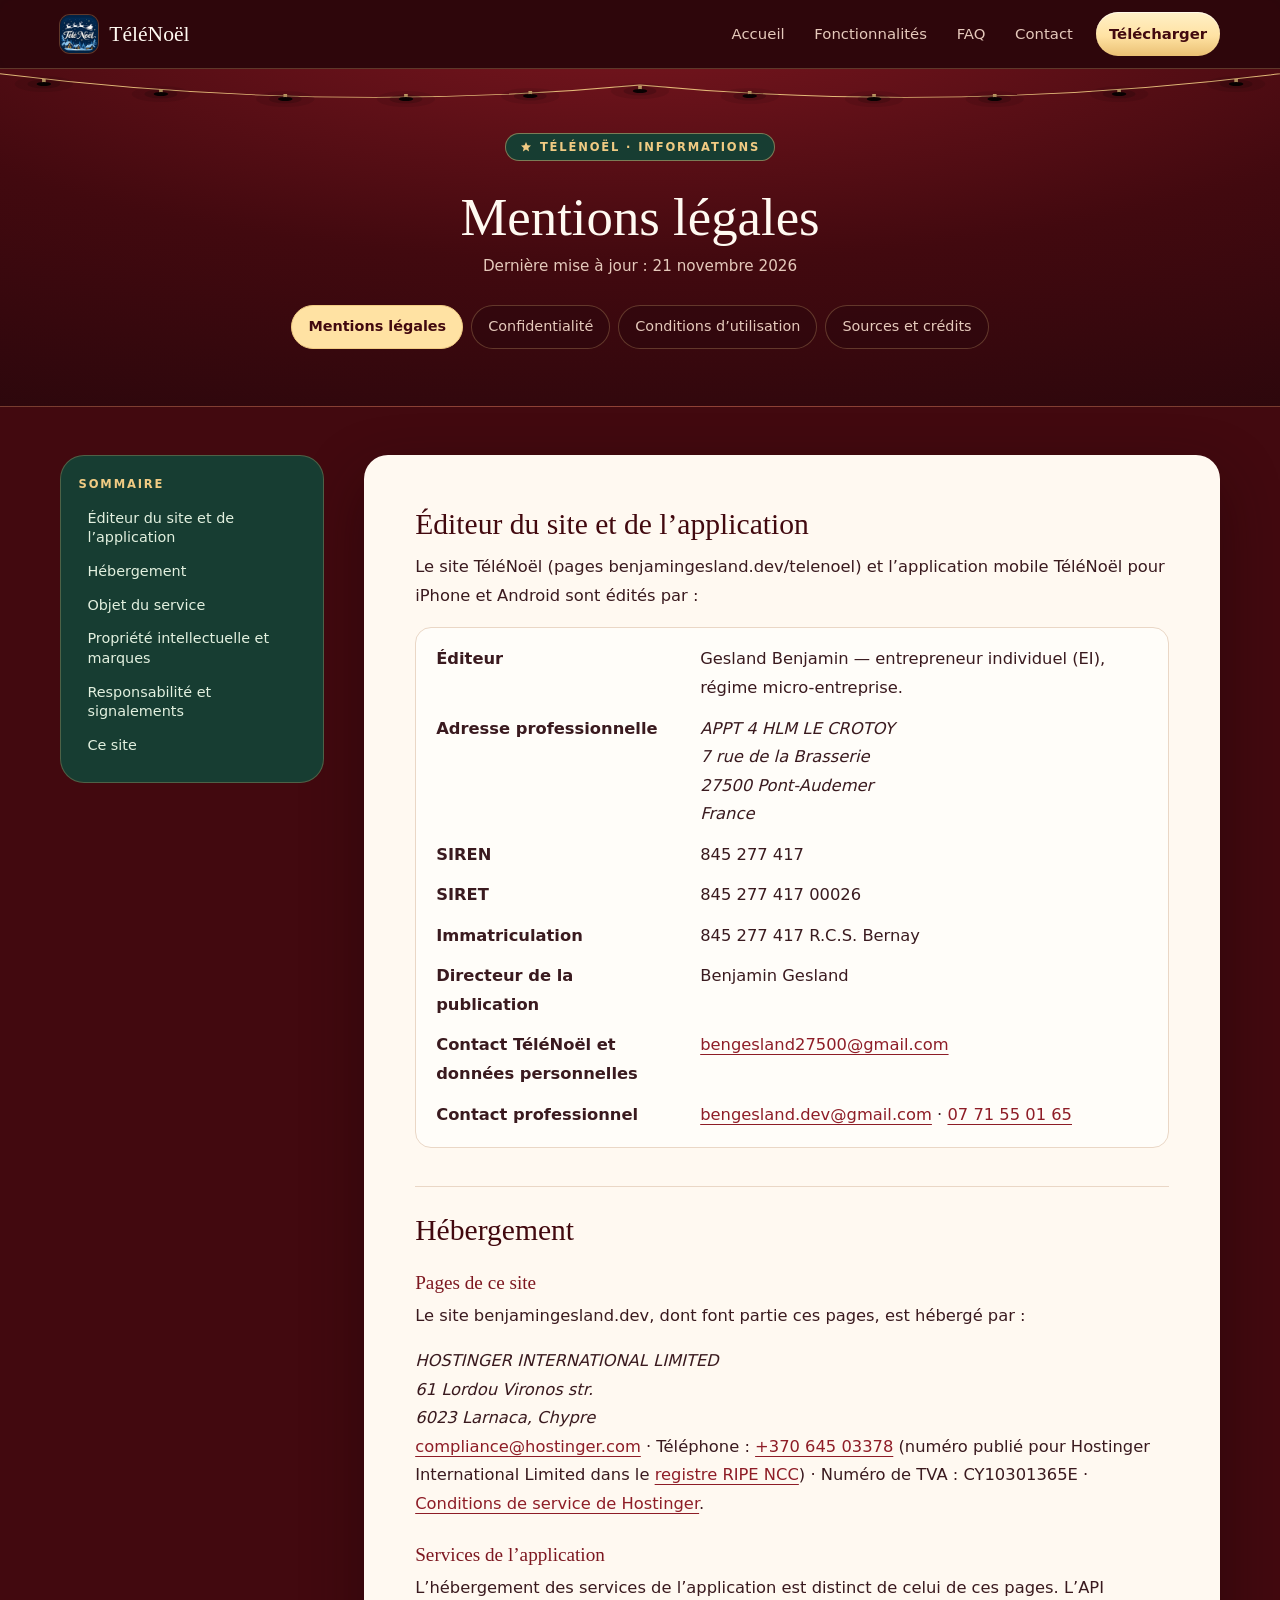
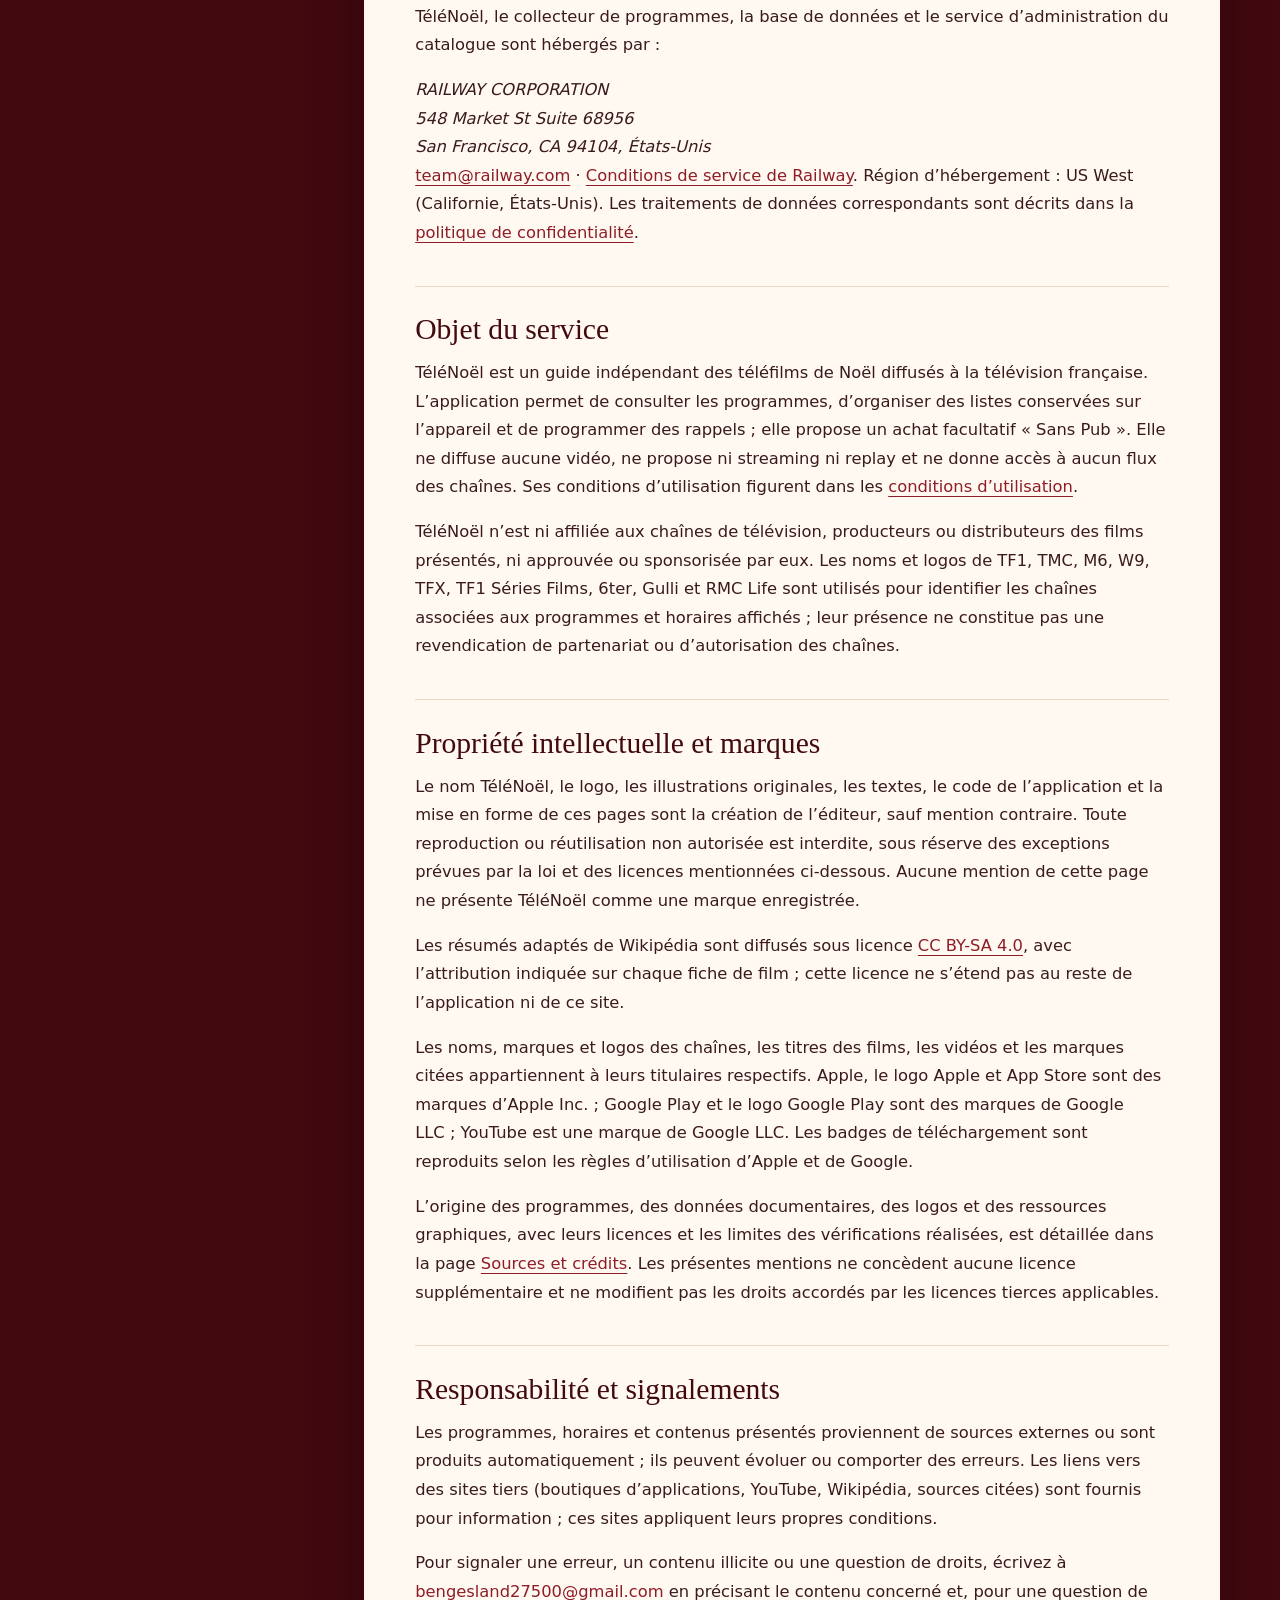
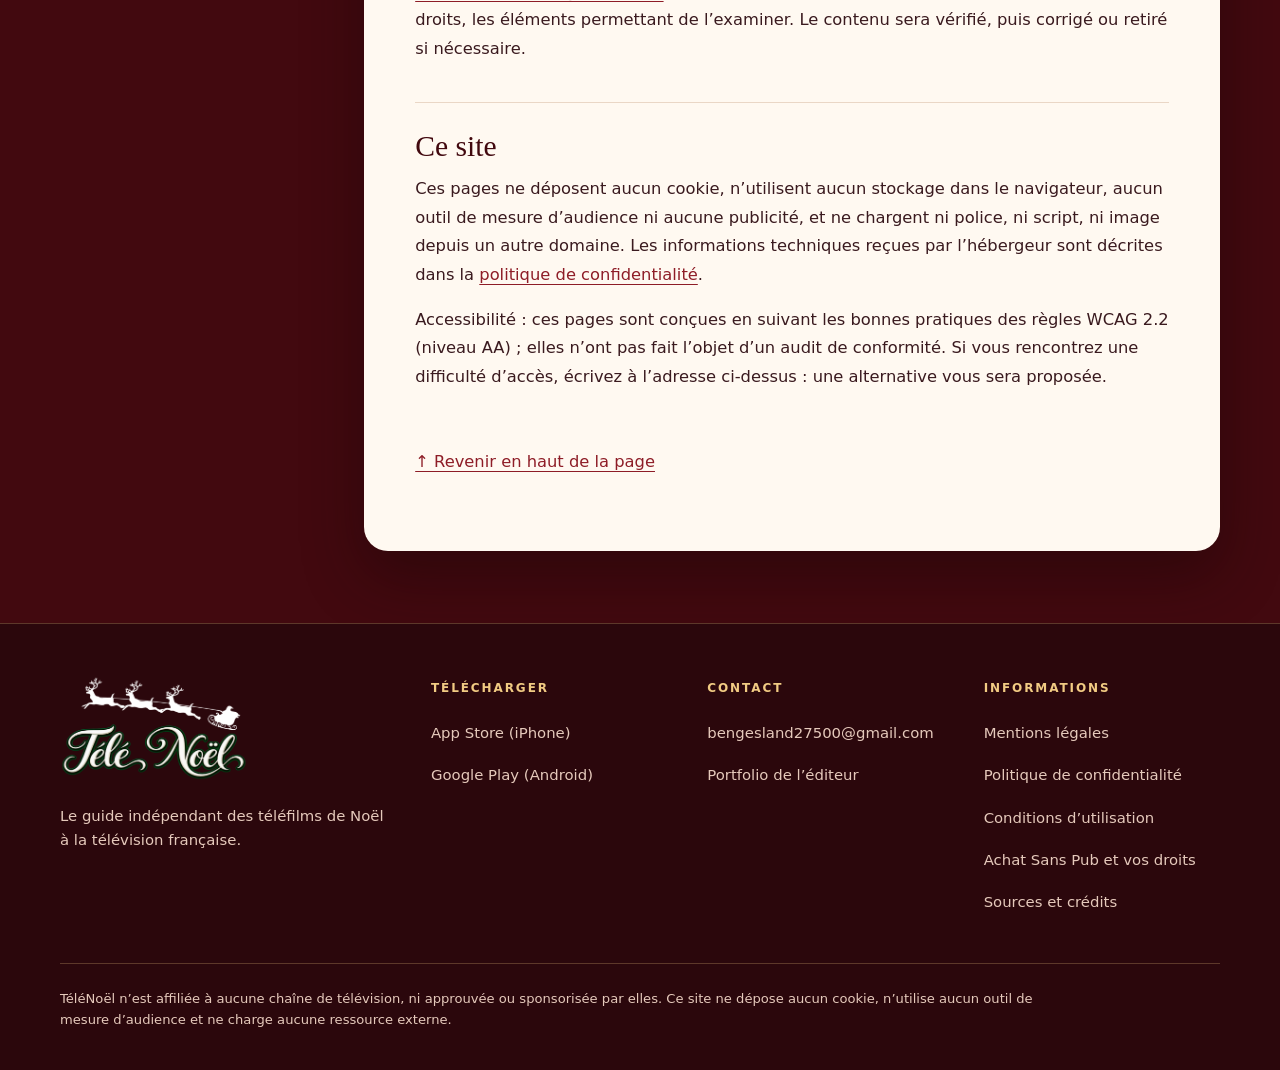
<file: telenoel/mentions-legales/index.html>
<!doctype html>
<html lang="fr">
<head>
  <meta charset="utf-8">
  <meta name="viewport" content="width=device-width, initial-scale=1">
  <title>Mentions légales — TéléNoël</title>
  <meta name="description" content="Éditeur, hébergement, propriété intellectuelle et contacts de TéléNoël, guide indépendant des téléfilms de Noël.">
  <meta name="robots" content="noindex, follow">
  <meta name="referrer" content="no-referrer">
  <meta name="theme-color" content="#2B070C">
  <link rel="canonical" href="https://benjamingesland.dev/telenoel/mentions-legales/index.html">
  <link rel="icon" href="../assets/favicon-48.png" type="image/png" sizes="48x48">
  <link rel="apple-touch-icon" href="../assets/apple-touch-icon.png">
  <link rel="stylesheet" href="../assets/telenoel.css">
  <script>document.documentElement.classList.add("js")</script>
</head>
<body>
<a class="tn-skip" href="#contenu">Aller au contenu</a>
<svg width="0" height="0" style="position:absolute" aria-hidden="true" focusable="false">
  <symbol id="i-star" viewBox="0 0 24 24"><path fill="currentColor" d="m12 2 2.9 6.6 7.1.6-5.4 4.7 1.6 7L12 17.2 5.8 20.9l1.6-7L2 9.2l7.1-.6Z"/></symbol>
  <symbol id="i-sparkle" viewBox="0 0 24 24"><path fill="currentColor" d="M12 1.5c.5 5.2 2.3 8.8 10.5 10.5-8.2 1.7-10 5.3-10.5 10.5C11.5 17.3 9.7 13.7 1.5 12 9.7 10.3 11.5 6.7 12 1.5Z"/></symbol>
  <symbol id="i-menu" viewBox="0 0 24 24"><path fill="none" stroke="currentColor" stroke-width="1.8" stroke-linecap="round" d="M4 7h16M4 12h16M4 17h16"/></symbol>
  <symbol id="garland" viewBox="0 0 350 44" preserveAspectRatio="none">
    <path d="M-10 0 Q85 47 175 16 Q265 47 360 0" fill="none" stroke="currentColor" stroke-width=".8"/>
    <g transform="translate(12 10)"><path d="M0 0v4" stroke="currentColor"/><circle class="halo" cy="5" r="8" opacity=".09"/><circle class="halo" cy="5" r="4.5" opacity=".18"/><circle class="bulb" cy="5" r="2"/></g>
    <g transform="translate(44 20)"><path d="M0 0v4" stroke="currentColor"/><circle class="halo" cy="5" r="8" opacity=".09"/><circle class="halo" cy="5" r="4.5" opacity=".18"/><circle class="bulb" cy="5" r="2"/></g>
    <g transform="translate(78 25)"><path d="M0 0v4" stroke="currentColor"/><circle class="halo" cy="5" r="8" opacity=".09"/><circle class="halo" cy="5" r="4.5" opacity=".18"/><circle class="bulb" cy="5" r="2"/></g>
    <g transform="translate(111 25)"><path d="M0 0v4" stroke="currentColor"/><circle class="halo" cy="5" r="8" opacity=".09"/><circle class="halo" cy="5" r="4.5" opacity=".18"/><circle class="bulb" cy="5" r="2"/></g>
    <g transform="translate(145 22)"><path d="M0 0v4" stroke="currentColor"/><circle class="halo" cy="5" r="8" opacity=".09"/><circle class="halo" cy="5" r="4.5" opacity=".18"/><circle class="bulb" cy="5" r="2"/></g>
    <g transform="translate(175 17)"><path d="M0 0v4" stroke="currentColor"/><circle class="halo" cy="5" r="8" opacity=".09"/><circle class="halo" cy="5" r="4.5" opacity=".18"/><circle class="bulb" cy="5" r="2"/></g>
    <g transform="translate(205 22)"><path d="M0 0v4" stroke="currentColor"/><circle class="halo" cy="5" r="8" opacity=".09"/><circle class="halo" cy="5" r="4.5" opacity=".18"/><circle class="bulb" cy="5" r="2"/></g>
    <g transform="translate(239 25)"><path d="M0 0v4" stroke="currentColor"/><circle class="halo" cy="5" r="8" opacity=".09"/><circle class="halo" cy="5" r="4.5" opacity=".18"/><circle class="bulb" cy="5" r="2"/></g>
    <g transform="translate(272 25)"><path d="M0 0v4" stroke="currentColor"/><circle class="halo" cy="5" r="8" opacity=".09"/><circle class="halo" cy="5" r="4.5" opacity=".18"/><circle class="bulb" cy="5" r="2"/></g>
    <g transform="translate(306 20)"><path d="M0 0v4" stroke="currentColor"/><circle class="halo" cy="5" r="8" opacity=".09"/><circle class="halo" cy="5" r="4.5" opacity=".18"/><circle class="bulb" cy="5" r="2"/></g>
    <g transform="translate(338 10)"><path d="M0 0v4" stroke="currentColor"/><circle class="halo" cy="5" r="8" opacity=".09"/><circle class="halo" cy="5" r="4.5" opacity=".18"/><circle class="bulb" cy="5" r="2"/></g>
  </symbol>
</svg>
<header class="tn-header">
  <nav class="tn-nav tn-wrap" aria-label="Navigation principale">
    <a class="tn-brand" href="../index.html" aria-label="TéléNoël, accueil"><img src="../assets/telenoel-icon-192.webp" width="38" height="38" alt="">TéléNoël</a>
    <button class="tn-menu-toggle" type="button" aria-expanded="false" aria-controls="tn-menu"><svg aria-hidden="true"><use href="#i-menu"/></svg><span>Menu</span></button>
    <ul class="tn-menu" id="tn-menu">
      <li><a href="../index.html">Accueil</a></li>
      <li><a href="../index.html#fonctionnalites">Fonctionnalités</a></li>
      <li><a href="../index.html#faq">FAQ</a></li>
      <li><a href="../index.html#contact">Contact</a></li>
      <li><a class="tn-menu-cta" href="../index.html#telecharger">Télécharger</a></li>
    </ul>
  </nav>
</header>
<main id="contenu" tabindex="-1">
  <div class="tn-doc-hero">
    <svg class="tn-garland" aria-hidden="true" focusable="false"><use href="#garland"/></svg>
    <div class="tn-wrap tn-doc-hero-inner">
      <p class="tn-label"><svg aria-hidden="true"><use href="#i-star"/></svg>TéléNoël · informations</p>
      <h1>Mentions légales</h1>
      <p class="tn-doc-meta">Dernière mise à jour&nbsp;: 21 novembre 2026</p>
      
      <nav aria-label="Documents TéléNoël"><ul class="tn-doc-tabs"><li><a href="../mentions-legales/index.html" aria-current="page">Mentions légales</a></li><li><a href="../confidentialite/index.html">Confidentialité</a></li><li><a href="../conditions/index.html">Conditions d’utilisation</a></li><li><a href="../sources/index.html">Sources et crédits</a></li></ul></nav>
    </div>
  </div>
  <div class="tn-wrap tn-doc-layout">
    <nav class="tn-toc" aria-labelledby="toc-titre"><h2 id="toc-titre">Sommaire</h2><ol><li><a href="#editeur">Éditeur du site et de l’application</a></li><li><a href="#hebergement">Hébergement</a></li><li><a href="#service">Objet du service</a></li><li><a href="#propriete">Propriété intellectuelle et marques</a></li><li><a href="#responsabilite">Responsabilité et signalements</a></li><li><a href="#site">Ce site</a></li></ol></nav>
    <article class="tn-paper">

<h2 id="editeur">Éditeur du site et de l’application</h2>
<p>Le site TéléNoël (pages <span lang="en">benjamingesland.dev/telenoel</span>) et l’application mobile TéléNoël pour iPhone et Android sont édités par&nbsp;:</p>
<dl>
<dt>Éditeur</dt><dd>Gesland Benjamin — entrepreneur individuel (EI), régime micro-entreprise.</dd>
<dt>Adresse professionnelle</dt><dd><address>APPT 4 HLM LE CROTOY<br>7 rue de la Brasserie<br>27500 Pont-Audemer<br>France</address></dd>
<dt>SIREN</dt><dd>845 277 417</dd>
<dt>SIRET</dt><dd>845 277 417 00026</dd>
<dt>Immatriculation</dt><dd>845 277 417 R.C.S. Bernay</dd>
<dt>Directeur de la publication</dt><dd>Benjamin Gesland</dd>
<dt>Contact TéléNoël et données personnelles</dt><dd><a href="mailto:bengesland27500@gmail.com">bengesland27500@gmail.com</a></dd>
<dt>Contact professionnel</dt><dd><a href="mailto:bengesland.dev@gmail.com">bengesland.dev@gmail.com</a> · <a href="tel:+33771550165">07 71 55 01 65</a></dd>
</dl>
<!-- FINALISATION REQUISE : situation TVA de l’éditeur à confirmer (franchise en base « TVA non applicable, art. 293 B du CGI » ou numéro de TVA intracommunautaire) ; ne pas déduire une franchise du régime micro. -->

<h2 id="hebergement">Hébergement</h2>
<h3>Pages de ce site</h3>
<p>Le site benjamingesland.dev, dont font partie ces pages, est hébergé par&nbsp;:</p>
<address>HOSTINGER INTERNATIONAL LIMITED<br>61 Lordou Vironos str.<br>6023 Larnaca, Chypre</address>
<p><a href="mailto:compliance@hostinger.com">compliance@hostinger.com</a> · Téléphone&nbsp;: <a href="tel:+37064503378">+370 645 03378</a> (numéro publié pour Hostinger International Limited dans le <a href="https://www.ripe.net/membership/member-support/list-of-members/cy/hosting/">registre RIPE NCC</a>) · Numéro de TVA&nbsp;: CY10301365E · <a href="https://www.hostinger.com/fr/legal/termes-universels-de-contrat-de-service">Conditions de service de Hostinger</a>.</p>
<h3>Services de l’application</h3>
<p>L’hébergement des services de l’application est distinct de celui de ces pages. L’API TéléNoël, le collecteur de programmes, la base de données et le service d’administration du catalogue sont hébergés par&nbsp;:</p>
<address>RAILWAY CORPORATION<br>548 Market St Suite 68956<br>San Francisco, CA 94104, États-Unis</address>
<p><a href="mailto:team@railway.com">team@railway.com</a> · <a href="https://railway.com/legal/terms">Conditions de service de Railway</a>. Région d’hébergement&nbsp;: US West (Californie, États-Unis). Les traitements de données correspondants sont décrits dans la <a href="../confidentialite/index.html">politique de confidentialité</a>.</p>

<h2 id="service">Objet du service</h2>
<p>TéléNoël est un guide indépendant des téléfilms de Noël diffusés à la télévision française. L’application permet de consulter les programmes, d’organiser des listes conservées sur l’appareil et de programmer des rappels&nbsp;; elle propose un achat facultatif « Sans Pub ». Elle ne diffuse aucune vidéo, ne propose ni streaming ni replay et ne donne accès à aucun flux des chaînes. Ses conditions d’utilisation figurent dans les <a href="../conditions/index.html">conditions d’utilisation</a>.</p>
<p>TéléNoël n’est ni affiliée aux chaînes de télévision, producteurs ou distributeurs des films présentés, ni approuvée ou sponsorisée par eux. Les noms et logos de TF1, TMC, M6, W9, TFX, TF1 Séries Films, 6ter, Gulli et RMC Life sont utilisés pour identifier les chaînes associées aux programmes et horaires affichés&nbsp;; leur présence ne constitue pas une revendication de partenariat ou d’autorisation des chaînes.</p>

<h2 id="propriete">Propriété intellectuelle et marques</h2>
<p>Le nom TéléNoël, le logo, les illustrations originales, les textes, le code de l’application et la mise en forme de ces pages sont la création de l’éditeur, sauf mention contraire. Toute reproduction ou réutilisation non autorisée est interdite, sous réserve des exceptions prévues par la loi et des licences mentionnées ci-dessous. Aucune mention de cette page ne présente TéléNoël comme une marque enregistrée.</p>
<p>Les résumés adaptés de Wikipédia sont diffusés sous licence <a href="https://creativecommons.org/licenses/by-sa/4.0/deed.fr">CC BY-SA 4.0</a>, avec l’attribution indiquée sur chaque fiche de film&nbsp;; cette licence ne s’étend pas au reste de l’application ni de ce site.</p>
<p>Les noms, marques et logos des chaînes, les titres des films, les vidéos et les marques citées appartiennent à leurs titulaires respectifs. Apple, le logo Apple et App Store sont des marques d’Apple Inc.&nbsp;; Google Play et le logo Google Play sont des marques de Google LLC&nbsp;; YouTube est une marque de Google LLC. Les badges de téléchargement sont reproduits selon les règles d’utilisation d’Apple et de Google.</p>
<p>L’origine des programmes, des données documentaires, des logos et des ressources graphiques, avec leurs licences et les limites des vérifications réalisées, est détaillée dans la page <a href="../sources/index.html">Sources et crédits</a>. Les présentes mentions ne concèdent aucune licence supplémentaire et ne modifient pas les droits accordés par les licences tierces applicables.</p>

<h2 id="responsabilite">Responsabilité et signalements</h2>
<p>Les programmes, horaires et contenus présentés proviennent de sources externes ou sont produits automatiquement&nbsp;; ils peuvent évoluer ou comporter des erreurs. Les liens vers des sites tiers (boutiques d’applications, YouTube, Wikipédia, sources citées) sont fournis pour information&nbsp;; ces sites appliquent leurs propres conditions.</p>
<p>Pour signaler une erreur, un contenu illicite ou une question de droits, écrivez à <a href="mailto:bengesland27500@gmail.com">bengesland27500@gmail.com</a> en précisant le contenu concerné et, pour une question de droits, les éléments permettant de l’examiner. Le contenu sera vérifié, puis corrigé ou retiré si nécessaire.</p>

<h2 id="site">Ce site</h2>
<p>Ces pages ne déposent aucun cookie, n’utilisent aucun stockage dans le navigateur, aucun outil de mesure d’audience ni aucune publicité, et ne chargent ni police, ni script, ni image depuis un autre domaine. Les informations techniques reçues par l’hébergeur sont décrites dans la <a href="../confidentialite/index.html#site">politique de confidentialité</a>.</p>
<p>Accessibilité&nbsp;: ces pages sont conçues en suivant les bonnes pratiques des règles WCAG 2.2 (niveau AA)&nbsp;; elles n’ont pas fait l’objet d’un audit de conformité. Si vous rencontrez une difficulté d’accès, écrivez à l’adresse ci-dessus&nbsp;: une alternative vous sera proposée.</p>

      <p><a class="tn-back" href="#contenu">↑ Revenir en haut de la page</a></p>
    </article>
  </div>
</main>
<footer class="tn-footer">
  <div class="tn-wrap tn-footer-grid">
    <div>
      <img class="tn-footer-logo" src="../assets/telenoel-logo.webp" width="844" height="483" alt="TéléNoël" loading="lazy">
      <p>Le guide indépendant des téléfilms de Noël à la télévision française.</p>
    </div>
    <div>
      <h2>Télécharger</h2>
      <ul>
        <li><a href="https://apps.apple.com/fr/app/t%C3%A9l%C3%A9no%C3%ABl/id6822736427">App Store (iPhone)</a></li>
        <li><a href="https://play.google.com/store/apps/details?id=com.gesland.telenoel">Google Play (Android)</a></li>
      </ul>
    </div>
    <div>
      <h2>Contact</h2>
      <ul>
        <li><a href="mailto:bengesland27500@gmail.com">bengesland27500@gmail.com</a></li>
        <li><a href="../../index.html">Portfolio de l’éditeur</a></li>
      </ul>
    </div>
    <div>
      <h2>Informations</h2>
      <ul>
        <li><a href="../mentions-legales/index.html">Mentions légales</a></li>
        <li><a href="../confidentialite/index.html">Politique de confidentialité</a></li>
        <li><a href="../conditions/index.html">Conditions d’utilisation</a></li>
        <li><a href="../conditions/index.html#achat">Achat Sans Pub et vos droits</a></li>
        <li><a href="../sources/index.html">Sources et crédits</a></li>
      </ul>
    </div>
  </div>
  <div class="tn-wrap tn-footer-note">
    <p>TéléNoël n’est affiliée à aucune chaîne de télévision, ni approuvée ou sponsorisée par elles. Ce site ne dépose aucun cookie, n’utilise aucun outil de mesure d’audience et ne charge aucune ressource externe.</p>
  </div>
</footer>
<script src="../assets/telenoel.js" defer></script>
</body>
</html>
</file>
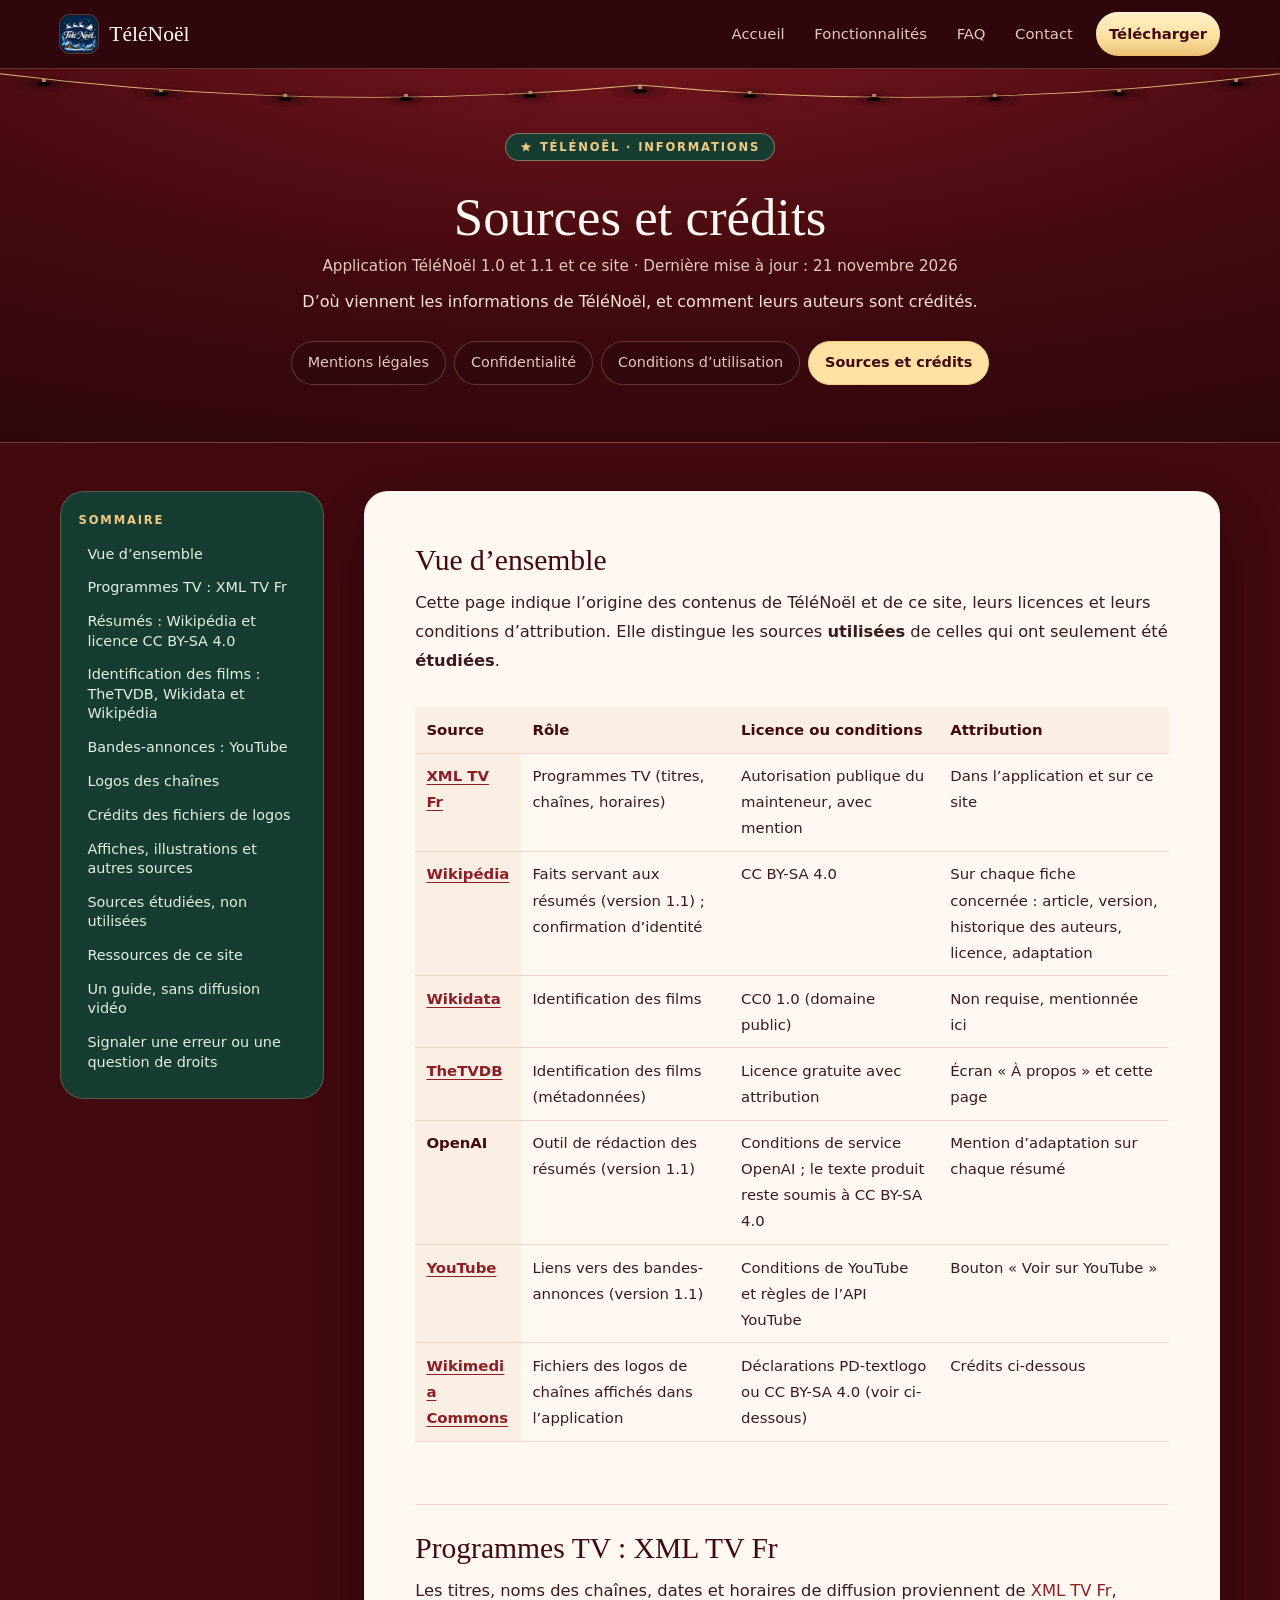
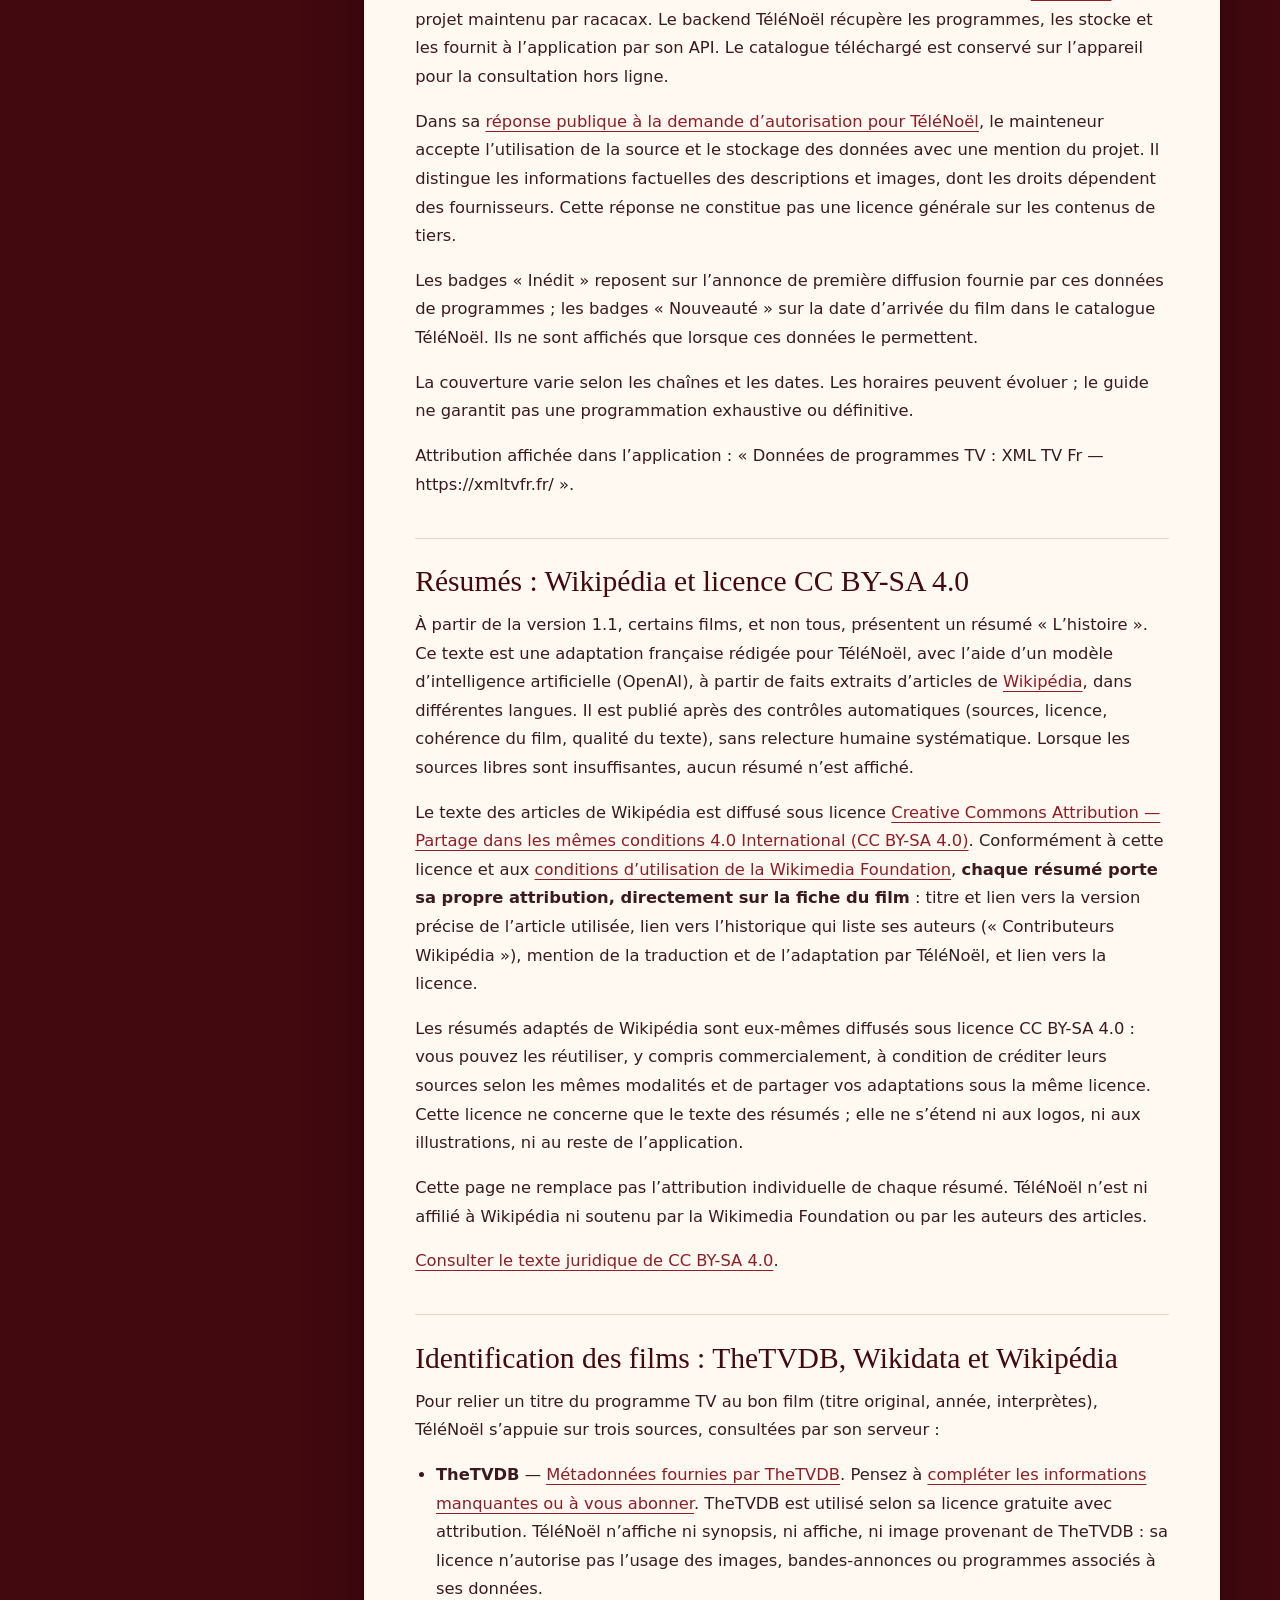
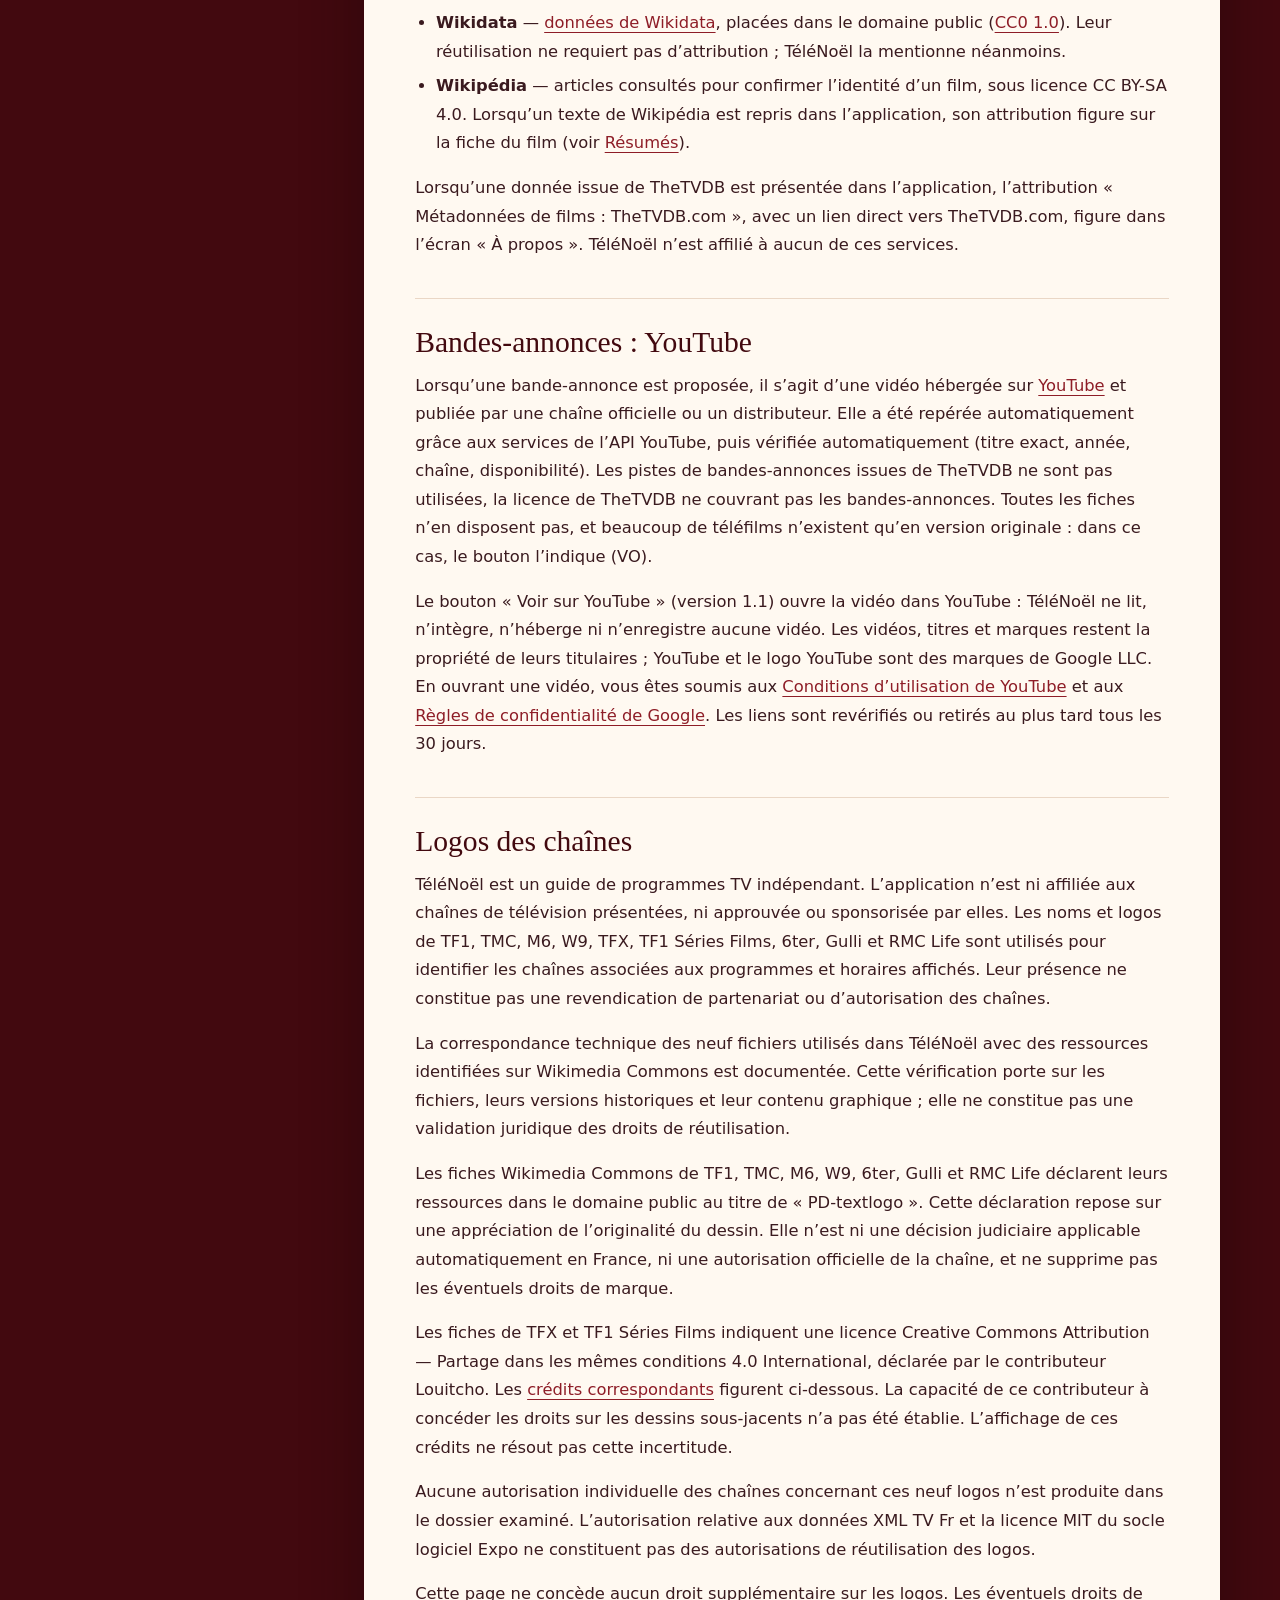
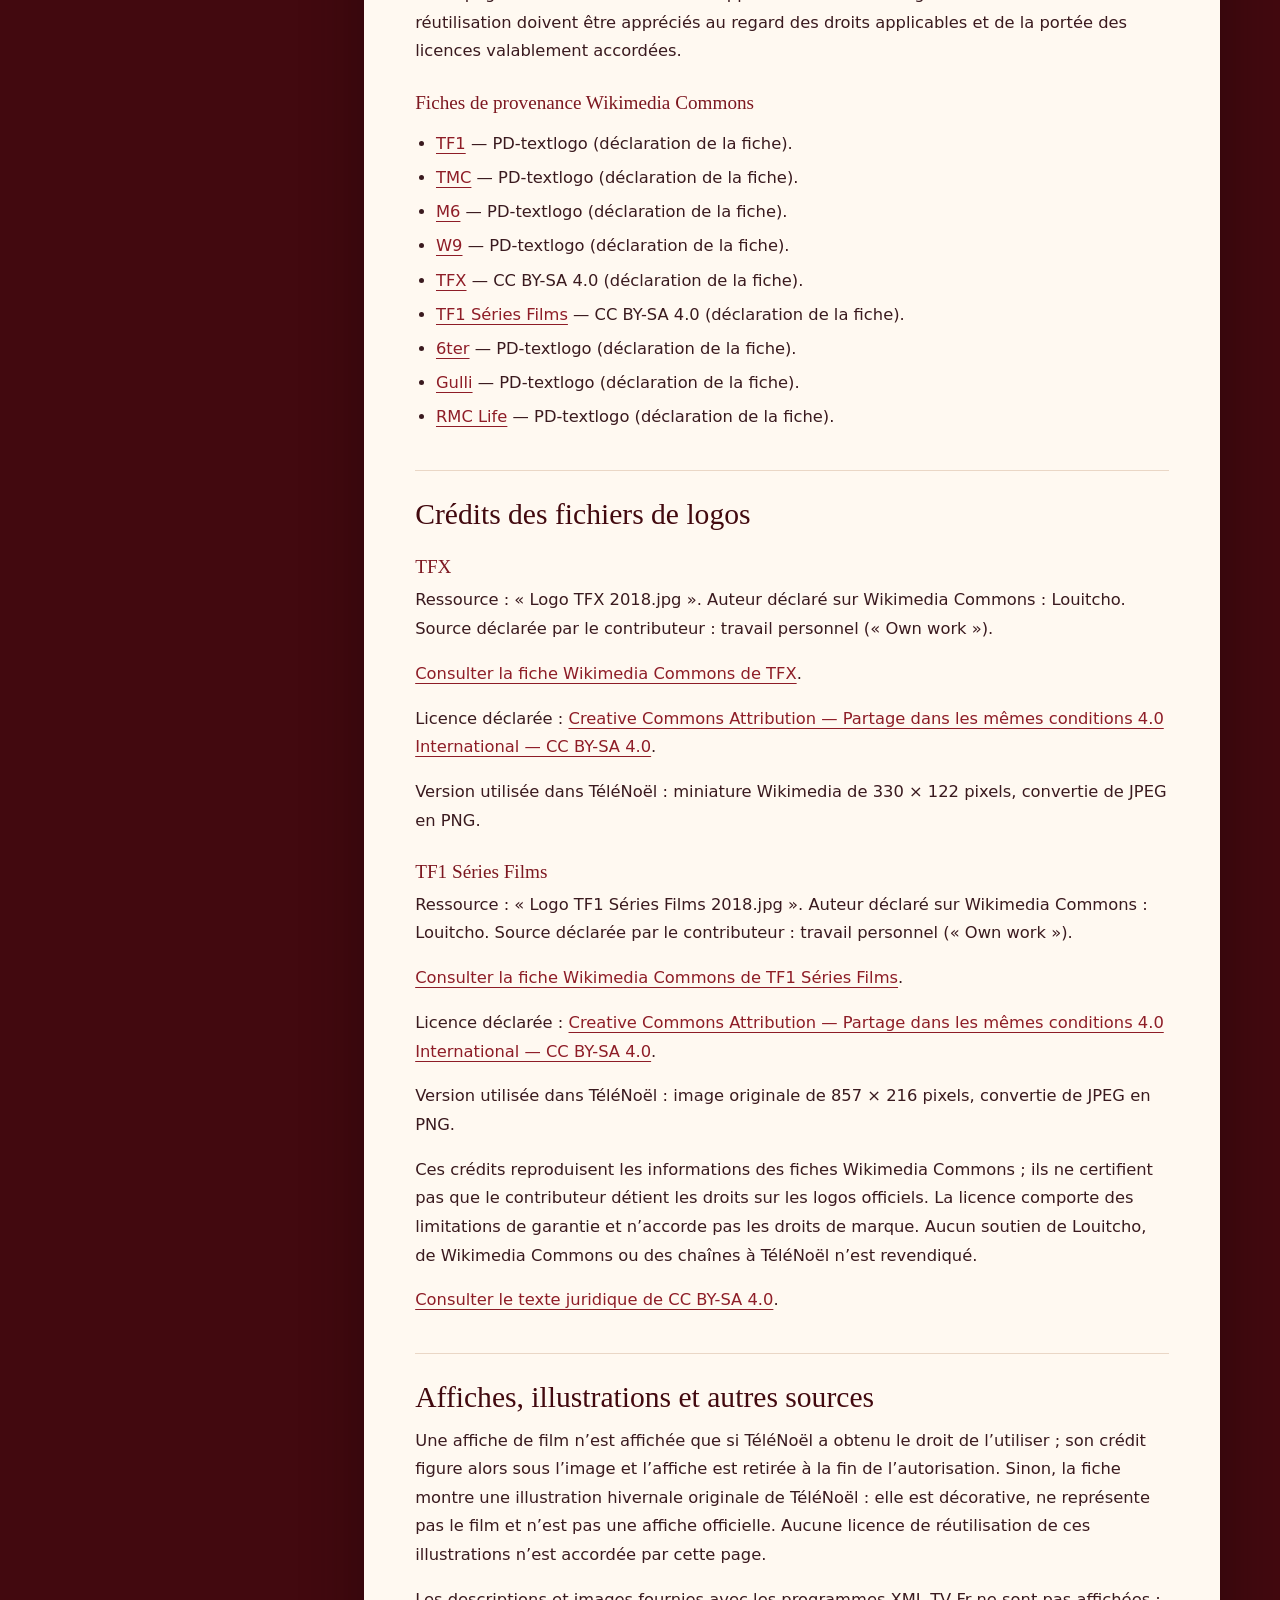
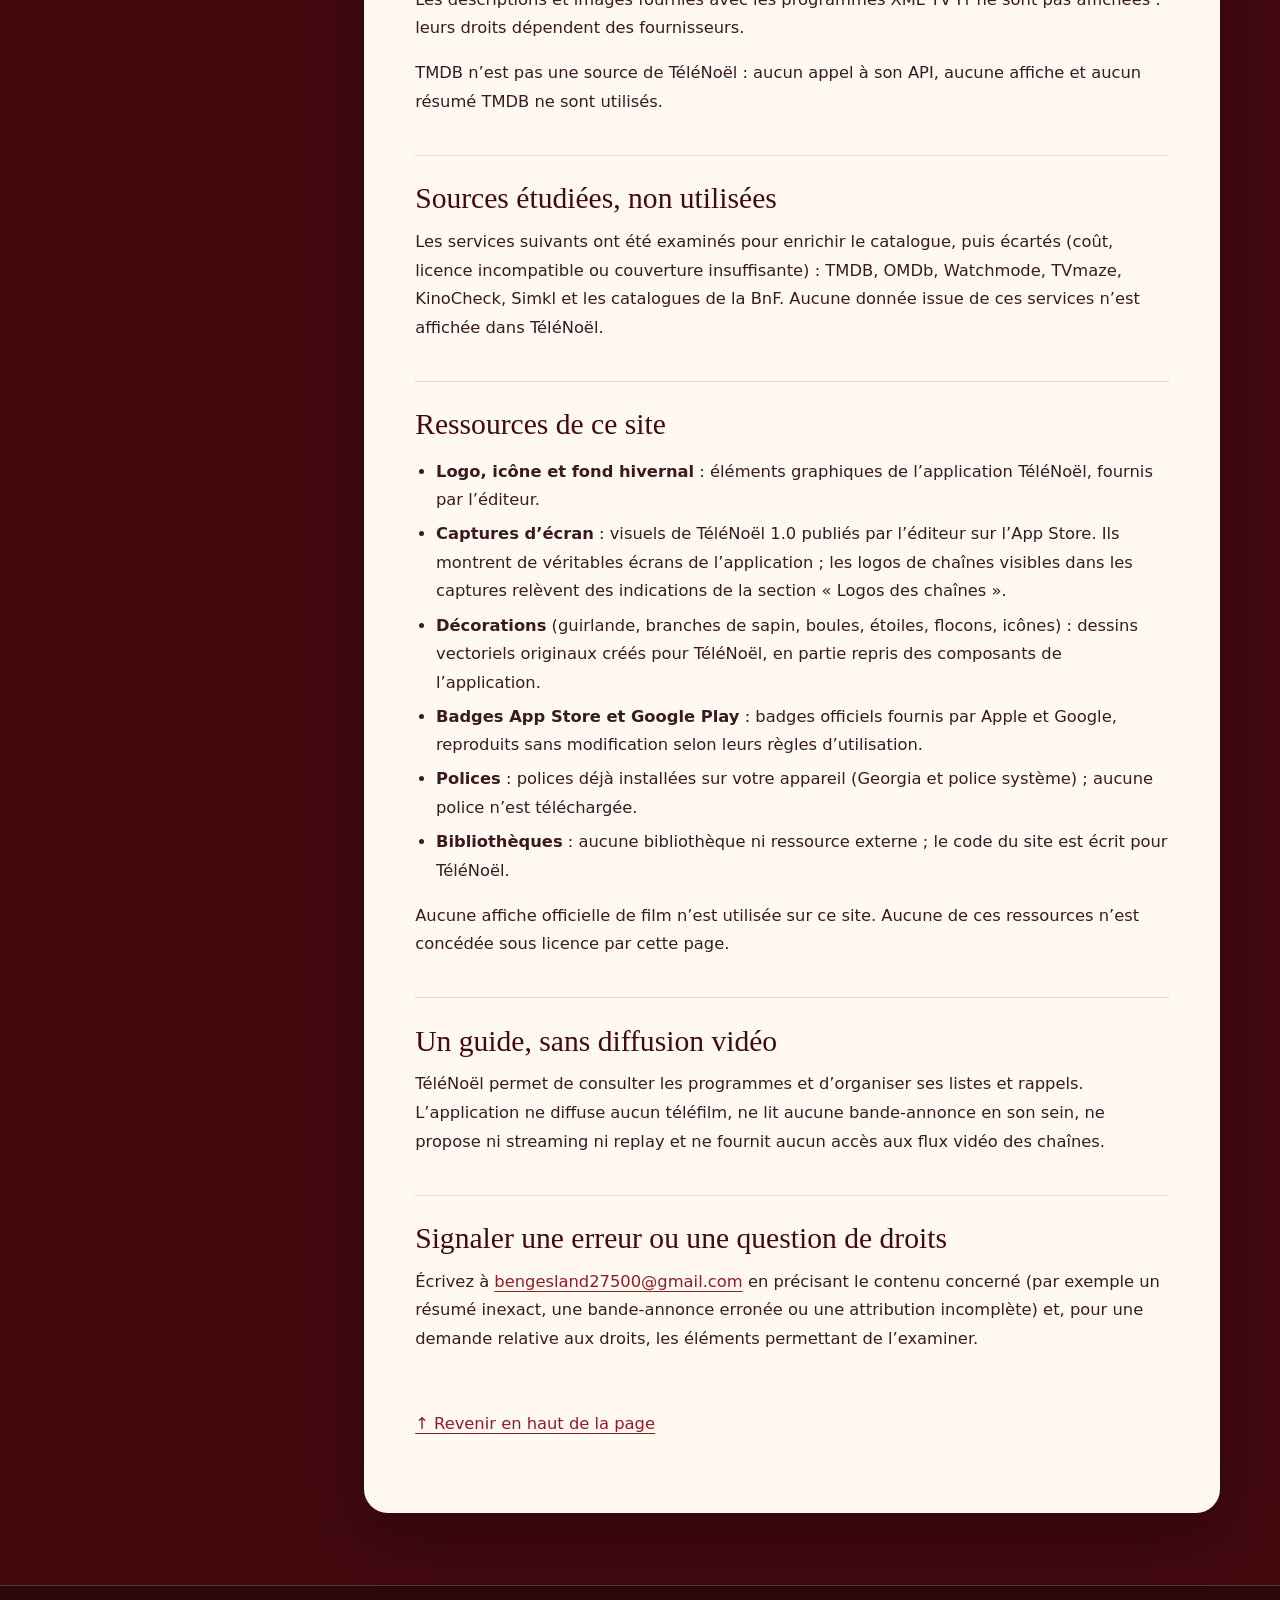
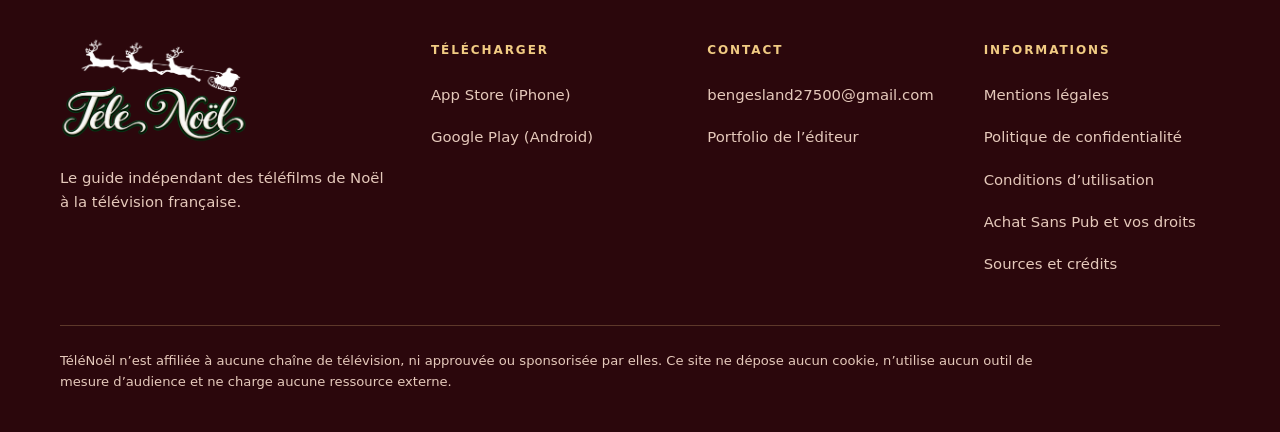
<file: telenoel/sources/index.html>
<!doctype html>
<html lang="fr">
<head>
  <meta charset="utf-8">
  <meta name="viewport" content="width=device-width, initial-scale=1">
  <title>Sources et crédits — TéléNoël</title>
  <meta name="description" content="Origine des programmes, résumés, identifications, bandes-annonces, logos et ressources graphiques de TéléNoël, avec leurs licences et attributions.">
  <meta name="robots" content="noindex, follow">
  <meta name="referrer" content="no-referrer">
  <meta name="theme-color" content="#2B070C">
  <link rel="canonical" href="https://benjamingesland.dev/telenoel/sources/index.html">
  <link rel="icon" href="../assets/favicon-48.png" type="image/png" sizes="48x48">
  <link rel="apple-touch-icon" href="../assets/apple-touch-icon.png">
  <link rel="stylesheet" href="../assets/telenoel.css">
  <script>document.documentElement.classList.add("js")</script>
</head>
<body>
<a class="tn-skip" href="#contenu">Aller au contenu</a>
<svg width="0" height="0" style="position:absolute" aria-hidden="true" focusable="false">
  <symbol id="i-star" viewBox="0 0 24 24"><path fill="currentColor" d="m12 2 2.9 6.6 7.1.6-5.4 4.7 1.6 7L12 17.2 5.8 20.9l1.6-7L2 9.2l7.1-.6Z"/></symbol>
  <symbol id="i-sparkle" viewBox="0 0 24 24"><path fill="currentColor" d="M12 1.5c.5 5.2 2.3 8.8 10.5 10.5-8.2 1.7-10 5.3-10.5 10.5C11.5 17.3 9.7 13.7 1.5 12 9.7 10.3 11.5 6.7 12 1.5Z"/></symbol>
  <symbol id="i-menu" viewBox="0 0 24 24"><path fill="none" stroke="currentColor" stroke-width="1.8" stroke-linecap="round" d="M4 7h16M4 12h16M4 17h16"/></symbol>
  <symbol id="garland" viewBox="0 0 350 44" preserveAspectRatio="none">
    <path d="M-10 0 Q85 47 175 16 Q265 47 360 0" fill="none" stroke="currentColor" stroke-width=".8"/>
    <g transform="translate(12 10)"><path d="M0 0v4" stroke="currentColor"/><circle class="halo" cy="5" r="8" opacity=".09"/><circle class="halo" cy="5" r="4.5" opacity=".18"/><circle class="bulb" cy="5" r="2"/></g>
    <g transform="translate(44 20)"><path d="M0 0v4" stroke="currentColor"/><circle class="halo" cy="5" r="8" opacity=".09"/><circle class="halo" cy="5" r="4.5" opacity=".18"/><circle class="bulb" cy="5" r="2"/></g>
    <g transform="translate(78 25)"><path d="M0 0v4" stroke="currentColor"/><circle class="halo" cy="5" r="8" opacity=".09"/><circle class="halo" cy="5" r="4.5" opacity=".18"/><circle class="bulb" cy="5" r="2"/></g>
    <g transform="translate(111 25)"><path d="M0 0v4" stroke="currentColor"/><circle class="halo" cy="5" r="8" opacity=".09"/><circle class="halo" cy="5" r="4.5" opacity=".18"/><circle class="bulb" cy="5" r="2"/></g>
    <g transform="translate(145 22)"><path d="M0 0v4" stroke="currentColor"/><circle class="halo" cy="5" r="8" opacity=".09"/><circle class="halo" cy="5" r="4.5" opacity=".18"/><circle class="bulb" cy="5" r="2"/></g>
    <g transform="translate(175 17)"><path d="M0 0v4" stroke="currentColor"/><circle class="halo" cy="5" r="8" opacity=".09"/><circle class="halo" cy="5" r="4.5" opacity=".18"/><circle class="bulb" cy="5" r="2"/></g>
    <g transform="translate(205 22)"><path d="M0 0v4" stroke="currentColor"/><circle class="halo" cy="5" r="8" opacity=".09"/><circle class="halo" cy="5" r="4.5" opacity=".18"/><circle class="bulb" cy="5" r="2"/></g>
    <g transform="translate(239 25)"><path d="M0 0v4" stroke="currentColor"/><circle class="halo" cy="5" r="8" opacity=".09"/><circle class="halo" cy="5" r="4.5" opacity=".18"/><circle class="bulb" cy="5" r="2"/></g>
    <g transform="translate(272 25)"><path d="M0 0v4" stroke="currentColor"/><circle class="halo" cy="5" r="8" opacity=".09"/><circle class="halo" cy="5" r="4.5" opacity=".18"/><circle class="bulb" cy="5" r="2"/></g>
    <g transform="translate(306 20)"><path d="M0 0v4" stroke="currentColor"/><circle class="halo" cy="5" r="8" opacity=".09"/><circle class="halo" cy="5" r="4.5" opacity=".18"/><circle class="bulb" cy="5" r="2"/></g>
    <g transform="translate(338 10)"><path d="M0 0v4" stroke="currentColor"/><circle class="halo" cy="5" r="8" opacity=".09"/><circle class="halo" cy="5" r="4.5" opacity=".18"/><circle class="bulb" cy="5" r="2"/></g>
  </symbol>
</svg>
<header class="tn-header">
  <nav class="tn-nav tn-wrap" aria-label="Navigation principale">
    <a class="tn-brand" href="../index.html" aria-label="TéléNoël, accueil"><img src="../assets/telenoel-icon-192.webp" width="38" height="38" alt="">TéléNoël</a>
    <button class="tn-menu-toggle" type="button" aria-expanded="false" aria-controls="tn-menu"><svg aria-hidden="true"><use href="#i-menu"/></svg><span>Menu</span></button>
    <ul class="tn-menu" id="tn-menu">
      <li><a href="../index.html">Accueil</a></li>
      <li><a href="../index.html#fonctionnalites">Fonctionnalités</a></li>
      <li><a href="../index.html#faq">FAQ</a></li>
      <li><a href="../index.html#contact">Contact</a></li>
      <li><a class="tn-menu-cta" href="../index.html#telecharger">Télécharger</a></li>
    </ul>
  </nav>
</header>
<main id="contenu" tabindex="-1">
  <div class="tn-doc-hero">
    <svg class="tn-garland" aria-hidden="true" focusable="false"><use href="#garland"/></svg>
    <div class="tn-wrap tn-doc-hero-inner">
      <p class="tn-label"><svg aria-hidden="true"><use href="#i-star"/></svg>TéléNoël · informations</p>
      <h1>Sources et crédits</h1>
      <p class="tn-doc-meta">Application TéléNoël 1.0 et 1.1 et ce site · Dernière mise à jour&nbsp;: 21 novembre 2026</p>
      <p class="tn-doc-intro">D’où viennent les informations de TéléNoël, et comment leurs auteurs sont crédités.</p>
      <nav aria-label="Documents TéléNoël"><ul class="tn-doc-tabs"><li><a href="../mentions-legales/index.html">Mentions légales</a></li><li><a href="../confidentialite/index.html">Confidentialité</a></li><li><a href="../conditions/index.html">Conditions d’utilisation</a></li><li><a href="../sources/index.html" aria-current="page">Sources et crédits</a></li></ul></nav>
    </div>
  </div>
  <div class="tn-wrap tn-doc-layout">
    <nav class="tn-toc" aria-labelledby="toc-titre"><h2 id="toc-titre">Sommaire</h2><ol><li><a href="#vue">Vue d’ensemble</a></li><li><a href="#programmes">Programmes TV : XML TV Fr</a></li><li><a href="#resumes">Résumés : Wikipédia et licence CC BY-SA 4.0</a></li><li><a href="#identification">Identification des films : TheTVDB, Wikidata et Wikipédia</a></li><li><a href="#bandes-annonces">Bandes-annonces : YouTube</a></li><li><a href="#logos">Logos des chaînes</a></li><li><a href="#credits-logos">Crédits des fichiers de logos</a></li><li><a href="#illustrations">Affiches, illustrations et autres sources</a></li><li><a href="#etudiees">Sources étudiées, non utilisées</a></li><li><a href="#site">Ressources de ce site</a></li><li><a href="#diffusion">Un guide, sans diffusion vidéo</a></li><li><a href="#contact">Signaler une erreur ou une question de droits</a></li></ol></nav>
    <article class="tn-paper">

<h2 id="vue">Vue d’ensemble</h2>
<p>Cette page indique l’origine des contenus de TéléNoël et de ce site, leurs licences et leurs conditions d’attribution. Elle distingue les sources <strong>utilisées</strong> de celles qui ont seulement été <strong>étudiées</strong>.</p>
<div class="tn-table-scroll" role="region" aria-label="Tableau des sources" tabindex="0">
<table>
<thead><tr><th scope="col">Source</th><th scope="col">Rôle</th><th scope="col">Licence ou conditions</th><th scope="col">Attribution</th></tr></thead>
<tbody>
<tr><th scope="row"><a href="https://xmltvfr.fr/">XML TV Fr</a></th><td>Programmes TV (titres, chaînes, horaires)</td><td>Autorisation publique du mainteneur, avec mention</td><td>Dans l’application et sur ce site</td></tr>
<tr><th scope="row"><a href="https://www.wikipedia.org/">Wikipédia</a></th><td>Faits servant aux résumés (version 1.1)&nbsp;; confirmation d’identité</td><td>CC BY-SA 4.0</td><td>Sur chaque fiche concernée&nbsp;: article, version, historique des auteurs, licence, adaptation</td></tr>
<tr><th scope="row"><a href="https://www.wikidata.org/">Wikidata</a></th><td>Identification des films</td><td>CC0 1.0 (domaine public)</td><td>Non requise, mentionnée ici</td></tr>
<tr><th scope="row"><a href="https://thetvdb.com">TheTVDB</a></th><td>Identification des films (métadonnées)</td><td>Licence gratuite avec attribution</td><td>Écran « À propos » et cette page</td></tr>
<tr><th scope="row">OpenAI</th><td>Outil de rédaction des résumés (version 1.1)</td><td>Conditions de service OpenAI&nbsp;; le texte produit reste soumis à CC BY-SA 4.0</td><td>Mention d’adaptation sur chaque résumé</td></tr>
<tr><th scope="row"><a href="https://www.youtube.com/">YouTube</a></th><td>Liens vers des bandes-annonces (version 1.1)</td><td>Conditions de YouTube et règles de l’API YouTube</td><td>Bouton « Voir sur YouTube »</td></tr>
<tr><th scope="row"><a href="https://commons.wikimedia.org/">Wikimedia Commons</a></th><td>Fichiers des logos de chaînes affichés dans l’application</td><td>Déclarations PD-textlogo ou CC BY-SA 4.0 (voir ci-dessous)</td><td>Crédits ci-dessous</td></tr>
</tbody>
</table>
</div>
<h2 id="programmes">Programmes TV : XML TV Fr</h2>
<p>Les titres, noms des chaînes, dates et horaires de diffusion proviennent de <a href="https://xmltvfr.fr/">XML TV Fr</a>, projet maintenu par racacax. Le backend TéléNoël récupère les programmes, les stocke et les fournit à l’application par son API. Le catalogue téléchargé est conservé sur l’appareil pour la consultation hors ligne.</p>
<p>Dans sa <a href="https://github.com/racacax/XML-TV-Fr/issues/223#issuecomment-6170959182">réponse publique à la demande d’autorisation pour TéléNoël</a>, le mainteneur accepte l’utilisation de la source et le stockage des données avec une mention du projet. Il distingue les informations factuelles des descriptions et images, dont les droits dépendent des fournisseurs. Cette réponse ne constitue pas une licence générale sur les contenus de tiers.</p>
<p>Les badges « Inédit » reposent sur l’annonce de première diffusion fournie par ces données de programmes ; les badges « Nouveauté » sur la date d’arrivée du film dans le catalogue TéléNoël. Ils ne sont affichés que lorsque ces données le permettent.</p>
<p>La couverture varie selon les chaînes et les dates. Les horaires peuvent évoluer ; le guide ne garantit pas une programmation exhaustive ou définitive.</p>
<p>Attribution affichée dans l’application : « Données de programmes TV : XML TV Fr — https://xmltvfr.fr/ ».</p>
<h2 id="resumes">Résumés : Wikipédia et licence CC BY-SA 4.0</h2>
<p>À partir de la version 1.1, certains films, et non tous, présentent un résumé « L’histoire ». Ce texte est une adaptation française rédigée pour TéléNoël, avec l’aide d’un modèle d’intelligence artificielle (OpenAI), à partir de faits extraits d’articles de <a href="https://www.wikipedia.org/">Wikipédia</a>, dans différentes langues. Il est publié après des contrôles automatiques (sources, licence, cohérence du film, qualité du texte), sans relecture humaine systématique. Lorsque les sources libres sont insuffisantes, aucun résumé n’est affiché.</p>
<p>Le texte des articles de Wikipédia est diffusé sous licence <a href="https://creativecommons.org/licenses/by-sa/4.0/deed.fr">Creative Commons Attribution — Partage dans les mêmes conditions 4.0 International (CC BY-SA 4.0)</a>. Conformément à cette licence et aux <a href="https://foundation.wikimedia.org/wiki/Policy:Terms_of_Use/fr">conditions d’utilisation de la Wikimedia Foundation</a>, <strong>chaque résumé porte sa propre attribution, directement sur la fiche du film</strong> : titre et lien vers la version précise de l’article utilisée, lien vers l’historique qui liste ses auteurs (« Contributeurs Wikipédia »), mention de la traduction et de l’adaptation par TéléNoël, et lien vers la licence.</p>
<p>Les résumés adaptés de Wikipédia sont eux-mêmes diffusés sous licence CC BY-SA 4.0 : vous pouvez les réutiliser, y compris commercialement, à condition de créditer leurs sources selon les mêmes modalités et de partager vos adaptations sous la même licence. Cette licence ne concerne que le texte des résumés ; elle ne s’étend ni aux logos, ni aux illustrations, ni au reste de l’application.</p>
<p>Cette page ne remplace pas l’attribution individuelle de chaque résumé. TéléNoël n’est ni affilié à Wikipédia ni soutenu par la Wikimedia Foundation ou par les auteurs des articles.</p>
<p><a href="https://creativecommons.org/licenses/by-sa/4.0/legalcode.fr">Consulter le texte juridique de CC BY-SA 4.0</a>.</p>
<h2 id="identification">Identification des films : TheTVDB, Wikidata et Wikipédia</h2>
<p>Pour relier un titre du programme TV au bon film (titre original, année, interprètes), TéléNoël s’appuie sur trois sources, consultées par son serveur :</p>
<ul>
<li><strong>TheTVDB</strong> — <a href="https://thetvdb.com">Métadonnées fournies par TheTVDB</a>. Pensez à <a href="https://thetvdb.com/subscribe">compléter les informations manquantes ou à vous abonner</a>. TheTVDB est utilisé selon sa licence gratuite avec attribution. TéléNoël n’affiche ni synopsis, ni affiche, ni image provenant de TheTVDB : sa licence n’autorise pas l’usage des images, bandes-annonces ou programmes associés à ses données.</li>
<li><strong>Wikidata</strong> — <a href="https://www.wikidata.org">données de Wikidata</a>, placées dans le domaine public (<a href="https://creativecommons.org/publicdomain/zero/1.0/deed.fr">CC0 1.0</a>). Leur réutilisation ne requiert pas d’attribution ; TéléNoël la mentionne néanmoins.</li>
<li><strong>Wikipédia</strong> — articles consultés pour confirmer l’identité d’un film, sous licence CC BY-SA 4.0. Lorsqu’un texte de Wikipédia est repris dans l’application, son attribution figure sur la fiche du film (voir <a href="#resumes">Résumés</a>).</li>
</ul>
<p>Lorsqu’une donnée issue de TheTVDB est présentée dans l’application, l’attribution « Métadonnées de films : TheTVDB.com », avec un lien direct vers TheTVDB.com, figure dans l’écran « À propos ». TéléNoël n’est affilié à aucun de ces services.</p>
<h2 id="bandes-annonces">Bandes-annonces : YouTube</h2>
<p>Lorsqu’une bande-annonce est proposée, il s’agit d’une vidéo hébergée sur <a href="https://www.youtube.com/">YouTube</a> et publiée par une chaîne officielle ou un distributeur. Elle a été repérée automatiquement grâce aux services de l’API YouTube, puis vérifiée automatiquement (titre exact, année, chaîne, disponibilité). Les pistes de bandes-annonces issues de TheTVDB ne sont pas utilisées, la licence de TheTVDB ne couvrant pas les bandes-annonces. Toutes les fiches n’en disposent pas, et beaucoup de téléfilms n’existent qu’en version originale : dans ce cas, le bouton l’indique (VO).</p>
<p>Le bouton « Voir sur YouTube » (version 1.1) ouvre la vidéo dans YouTube : TéléNoël ne lit, n’intègre, n’héberge ni n’enregistre aucune vidéo. Les vidéos, titres et marques restent la propriété de leurs titulaires ; YouTube et le logo YouTube sont des marques de Google LLC. En ouvrant une vidéo, vous êtes soumis aux <a href="https://www.youtube.com/t/terms">Conditions d’utilisation de YouTube</a> et aux <a href="https://policies.google.com/privacy?hl=fr">Règles de confidentialité de Google</a>. Les liens sont revérifiés ou retirés au plus tard tous les 30 jours.</p>
<h2 id="logos">Logos des chaînes</h2>
<p>TéléNoël est un guide de programmes TV indépendant. L’application n’est ni affiliée aux chaînes de télévision présentées, ni approuvée ou sponsorisée par elles. Les noms et logos de TF1, TMC, M6, W9, TFX, TF1 Séries Films, 6ter, Gulli et RMC Life sont utilisés pour identifier les chaînes associées aux programmes et horaires affichés. Leur présence ne constitue pas une revendication de partenariat ou d’autorisation des chaînes.</p>
<p>La correspondance technique des neuf fichiers utilisés dans TéléNoël avec des ressources identifiées sur Wikimedia Commons est documentée. Cette vérification porte sur les fichiers, leurs versions historiques et leur contenu graphique ; elle ne constitue pas une validation juridique des droits de réutilisation.</p>
<p>Les fiches Wikimedia Commons de TF1, TMC, M6, W9, 6ter, Gulli et RMC Life déclarent leurs ressources dans le domaine public au titre de « PD-textlogo ». Cette déclaration repose sur une appréciation de l’originalité du dessin. Elle n’est ni une décision judiciaire applicable automatiquement en France, ni une autorisation officielle de la chaîne, et ne supprime pas les éventuels droits de marque.</p>
<p>Les fiches de TFX et TF1 Séries Films indiquent une licence Creative Commons Attribution — Partage dans les mêmes conditions 4.0 International, déclarée par le contributeur Louitcho. Les <a href="#credits-logos">crédits correspondants</a> figurent ci-dessous. La capacité de ce contributeur à concéder les droits sur les dessins sous-jacents n’a pas été établie. L’affichage de ces crédits ne résout pas cette incertitude.</p>
<p>Aucune autorisation individuelle des chaînes concernant ces neuf logos n’est produite dans le dossier examiné. L’autorisation relative aux données XML TV Fr et la licence MIT du socle logiciel Expo ne constituent pas des autorisations de réutilisation des logos.</p>
<p>Cette page ne concède aucun droit supplémentaire sur les logos. Les éventuels droits de réutilisation doivent être appréciés au regard des droits applicables et de la portée des licences valablement accordées.</p>
<h3>Fiches de provenance Wikimedia Commons</h3>
<ul>
<li><a href="https://commons.wikimedia.org/wiki/File:Logo_TF1_2013.svg">TF1</a> — PD-textlogo (déclaration de la fiche).</li>
<li><a href="https://commons.wikimedia.org/wiki/File:TMC_logo_2016.svg">TMC</a> — PD-textlogo (déclaration de la fiche).</li>
<li><a href="https://commons.wikimedia.org/wiki/File:Logo_M6_%282020%2C_fond_clair%29.svg">M6</a> — PD-textlogo (déclaration de la fiche).</li>
<li><a href="https://commons.wikimedia.org/wiki/File:W9_2018.svg">W9</a> — PD-textlogo (déclaration de la fiche).</li>
<li><a href="https://commons.wikimedia.org/wiki/File:Logo_TFX_2018.jpg">TFX</a> — CC BY-SA 4.0 (déclaration de la fiche).</li>
<li><a href="https://commons.wikimedia.org/wiki/File:Logo_TF1_S%C3%A9ries_Films_2018.jpg">TF1 Séries Films</a> — CC BY-SA 4.0 (déclaration de la fiche).</li>
<li><a href="https://commons.wikimedia.org/wiki/File:Logo_6ter_2016.svg">6ter</a> — PD-textlogo (déclaration de la fiche).</li>
<li><a href="https://commons.wikimedia.org/wiki/File:Logo_Gulli_2023.svg">Gulli</a> — PD-textlogo (déclaration de la fiche).</li>
<li><a href="https://commons.wikimedia.org/wiki/File:RMC_Life_logo_2025.svg">RMC Life</a> — PD-textlogo (déclaration de la fiche).</li>
</ul>
<!-- FINALISATION REQUISE : provenance technique documentée dans telenoel/docs/legal/logo-evidence ; valider la portée juridique des sept déclarations PD-textlogo, la capacité de Louitcho à concéder les droits TFX/TF1 Séries Films, les conditions CC BY-SA, la variante 6ter et l’usage des marques pour les neuf logos et territoires concernés. -->

<h2 id="credits-logos">Crédits des fichiers de logos</h2>
<h3>TFX</h3>
<p>Ressource : « Logo TFX 2018.jpg ». Auteur déclaré sur Wikimedia Commons : Louitcho. Source déclarée par le contributeur : travail personnel (« Own work »).</p>
<p><a href="https://commons.wikimedia.org/wiki/File:Logo_TFX_2018.jpg">Consulter la fiche Wikimedia Commons de TFX</a>.</p>
<p>Licence déclarée : <a href="https://creativecommons.org/licenses/by-sa/4.0/">Creative Commons Attribution — Partage dans les mêmes conditions 4.0 International — CC BY-SA 4.0</a>.</p>
<p>Version utilisée dans TéléNoël : miniature Wikimedia de 330 × 122 pixels, convertie de JPEG en PNG.</p>
<h3>TF1 Séries Films</h3>
<p>Ressource : « Logo TF1 Séries Films 2018.jpg ». Auteur déclaré sur Wikimedia Commons : Louitcho. Source déclarée par le contributeur : travail personnel (« Own work »).</p>
<p><a href="https://commons.wikimedia.org/wiki/File:Logo_TF1_S%C3%A9ries_Films_2018.jpg">Consulter la fiche Wikimedia Commons de TF1 Séries Films</a>.</p>
<p>Licence déclarée : <a href="https://creativecommons.org/licenses/by-sa/4.0/">Creative Commons Attribution — Partage dans les mêmes conditions 4.0 International — CC BY-SA 4.0</a>.</p>
<p>Version utilisée dans TéléNoël : image originale de 857 × 216 pixels, convertie de JPEG en PNG.</p>
<p>Ces crédits reproduisent les informations des fiches Wikimedia Commons ; ils ne certifient pas que le contributeur détient les droits sur les logos officiels. La licence comporte des limitations de garantie et n’accorde pas les droits de marque. Aucun soutien de Louitcho, de Wikimedia Commons ou des chaînes à TéléNoël n’est revendiqué.</p>
<p><a href="https://creativecommons.org/licenses/by-sa/4.0/legalcode.fr">Consulter le texte juridique de CC BY-SA 4.0</a>.</p>

<h2 id="illustrations">Affiches, illustrations et autres sources</h2>
<p>Une affiche de film n’est affichée que si TéléNoël a obtenu le droit de l’utiliser ; son crédit figure alors sous l’image et l’affiche est retirée à la fin de l’autorisation. Sinon, la fiche montre une illustration hivernale originale de TéléNoël : elle est décorative, ne représente pas le film et n’est pas une affiche officielle. Aucune licence de réutilisation de ces illustrations n’est accordée par cette page.</p>
<p>Les descriptions et images fournies avec les programmes XML TV Fr ne sont pas affichées : leurs droits dépendent des fournisseurs.</p>
<p>TMDB n’est pas une source de TéléNoël&nbsp;: aucun appel à son API, aucune affiche et aucun résumé TMDB ne sont utilisés.</p>
<h2 id="etudiees">Sources étudiées, non utilisées</h2>
<p>Les services suivants ont été examinés pour enrichir le catalogue, puis écartés (coût, licence incompatible ou couverture insuffisante)&nbsp;: TMDB, OMDb, Watchmode, TVmaze, KinoCheck, Simkl et les catalogues de la BnF. Aucune donnée issue de ces services n’est affichée dans TéléNoël.</p>
<h2 id="site">Ressources de ce site</h2>
<ul>
<li><strong>Logo, icône et fond hivernal</strong>&nbsp;: éléments graphiques de l’application TéléNoël, fournis par l’éditeur.</li>
<li><strong>Captures d’écran</strong>&nbsp;: visuels de TéléNoël 1.0 publiés par l’éditeur sur l’App Store. Ils montrent de véritables écrans de l’application&nbsp;; les logos de chaînes visibles dans les captures relèvent des indications de la section «&nbsp;Logos des chaînes&nbsp;».</li>
<li><strong>Décorations</strong> (guirlande, branches de sapin, boules, étoiles, flocons, icônes)&nbsp;: dessins vectoriels originaux créés pour TéléNoël, en partie repris des composants de l’application.</li>
<li><strong>Badges App Store et Google Play</strong>&nbsp;: badges officiels fournis par Apple et Google, reproduits sans modification selon leurs règles d’utilisation.</li>
<li><strong>Polices</strong>&nbsp;: polices déjà installées sur votre appareil (Georgia et police système)&nbsp;; aucune police n’est téléchargée.</li>
<li><strong>Bibliothèques</strong>&nbsp;: aucune bibliothèque ni ressource externe&nbsp;; le code du site est écrit pour TéléNoël.</li>
</ul>
<p>Aucune affiche officielle de film n’est utilisée sur ce site. Aucune de ces ressources n’est concédée sous licence par cette page.</p>
<h2 id="diffusion">Un guide, sans diffusion vidéo</h2><p>TéléNoël permet de consulter les programmes et d’organiser ses listes et rappels. L’application ne diffuse aucun téléfilm, ne lit aucune bande-annonce en son sein, ne propose ni streaming ni replay et ne fournit aucun accès aux flux vidéo des chaînes.</p>
<h2 id="contact">Signaler une erreur ou une question de droits</h2><p>Écrivez à <a href="mailto:bengesland27500@gmail.com">bengesland27500@gmail.com</a> en précisant le contenu concerné (par exemple un résumé inexact, une bande-annonce erronée ou une attribution incomplète) et, pour une demande relative aux droits, les éléments permettant de l’examiner.</p>

      <p><a class="tn-back" href="#contenu">↑ Revenir en haut de la page</a></p>
    </article>
  </div>
</main>
<footer class="tn-footer">
  <div class="tn-wrap tn-footer-grid">
    <div>
      <img class="tn-footer-logo" src="../assets/telenoel-logo.webp" width="844" height="483" alt="TéléNoël" loading="lazy">
      <p>Le guide indépendant des téléfilms de Noël à la télévision française.</p>
    </div>
    <div>
      <h2>Télécharger</h2>
      <ul>
        <li><a href="https://apps.apple.com/fr/app/t%C3%A9l%C3%A9no%C3%ABl/id6822736427">App Store (iPhone)</a></li>
        <li><a href="https://play.google.com/store/apps/details?id=com.gesland.telenoel">Google Play (Android)</a></li>
      </ul>
    </div>
    <div>
      <h2>Contact</h2>
      <ul>
        <li><a href="mailto:bengesland27500@gmail.com">bengesland27500@gmail.com</a></li>
        <li><a href="../../index.html">Portfolio de l’éditeur</a></li>
      </ul>
    </div>
    <div>
      <h2>Informations</h2>
      <ul>
        <li><a href="../mentions-legales/index.html">Mentions légales</a></li>
        <li><a href="../confidentialite/index.html">Politique de confidentialité</a></li>
        <li><a href="../conditions/index.html">Conditions d’utilisation</a></li>
        <li><a href="../conditions/index.html#achat">Achat Sans Pub et vos droits</a></li>
        <li><a href="../sources/index.html">Sources et crédits</a></li>
      </ul>
    </div>
  </div>
  <div class="tn-wrap tn-footer-note">
    <p>TéléNoël n’est affiliée à aucune chaîne de télévision, ni approuvée ou sponsorisée par elles. Ce site ne dépose aucun cookie, n’utilise aucun outil de mesure d’audience et ne charge aucune ressource externe.</p>
  </div>
</footer>
<script src="../assets/telenoel.js" defer></script>
</body>
</html>
</file>
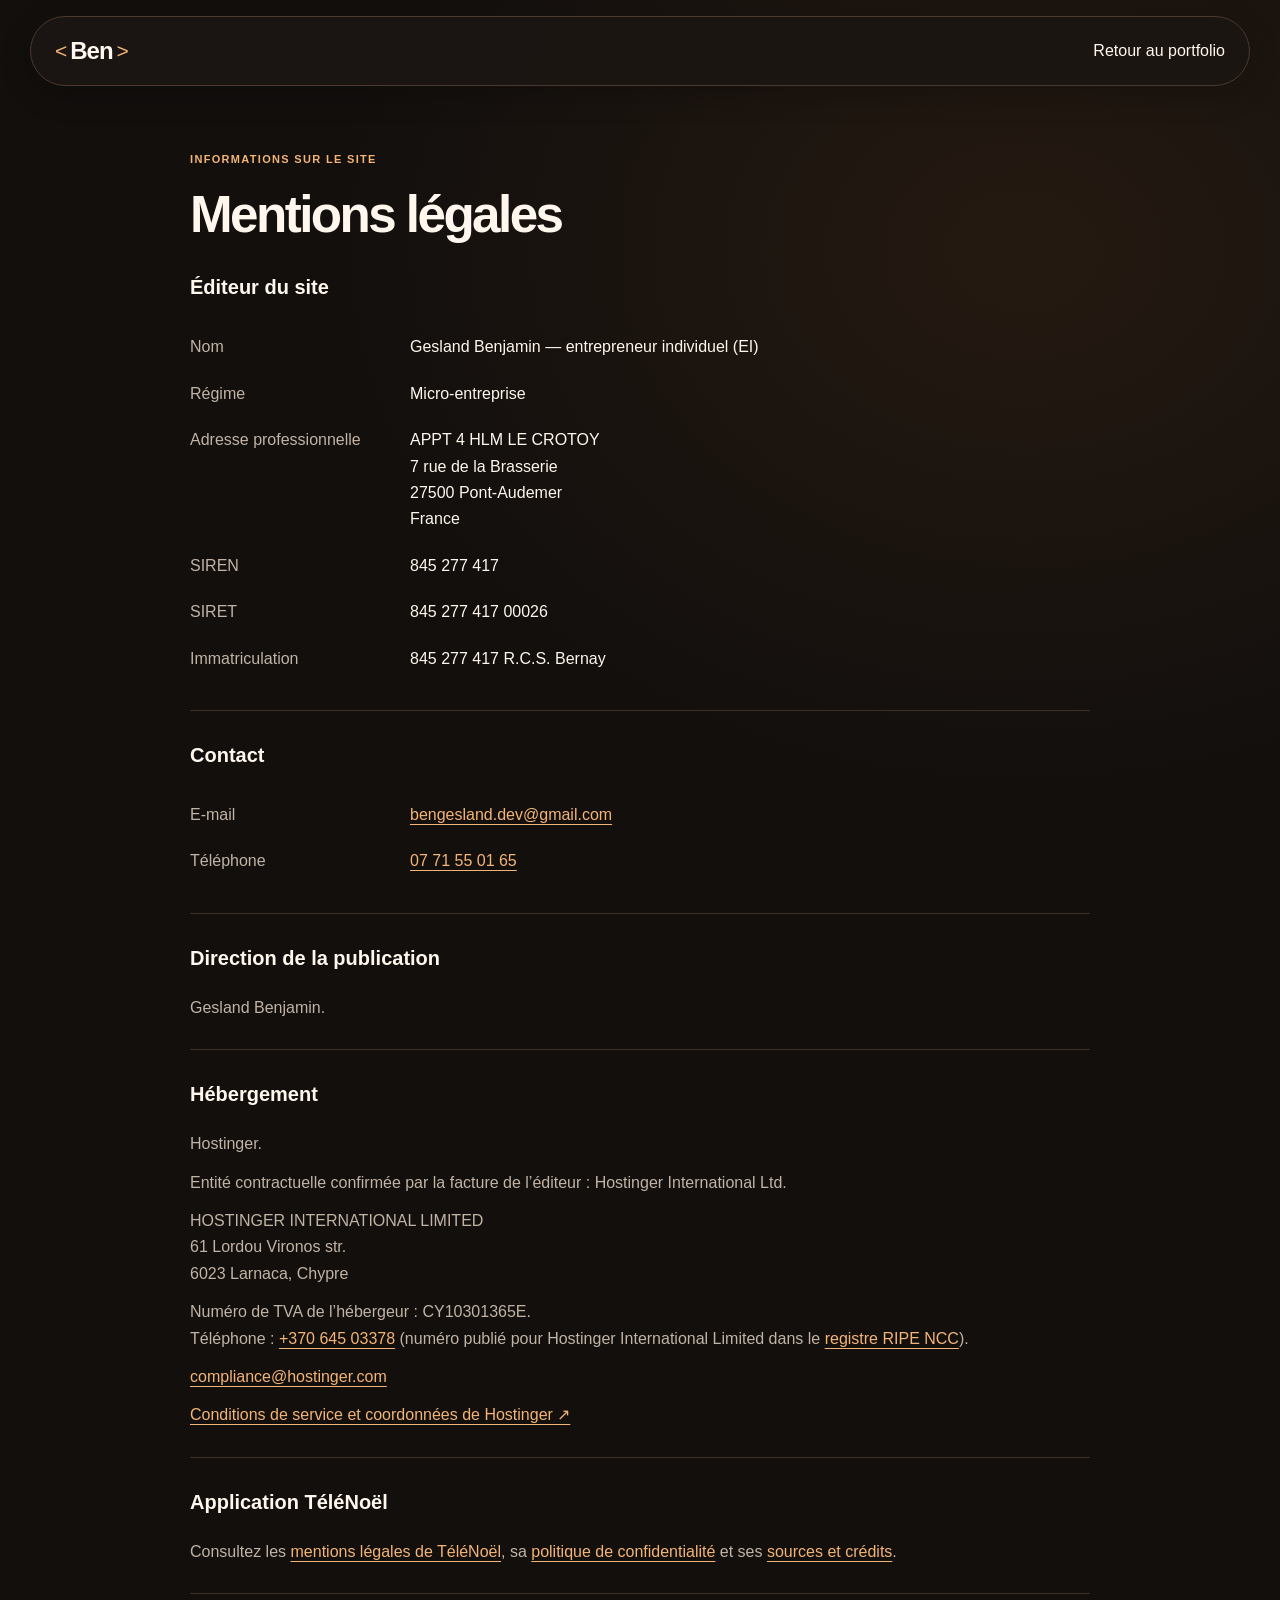
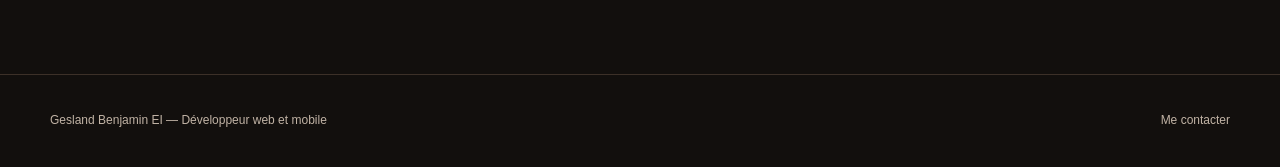
<file: mentions-legales.html>
<!doctype html>
<html lang="fr">
  <head>
    <meta charset="UTF-8" />
    <meta name="viewport" content="width=device-width, initial-scale=1.0" />
    <title>Mentions légales — Gesland Benjamin EI</title>
    <meta name="description" content="Identité et coordonnées de l’éditeur du portfolio de Gesland Benjamin, entrepreneur individuel." />
    <meta name="theme-color" content="#120f0d" />
    <link rel="icon" type="image/svg+xml" href="favicon.svg?v=20261016-2" />
    <link rel="stylesheet" href="style.css?v=20261016-2" />
  </head>
  <body>
    <a class="skip-link" href="#main">Aller au contenu</a>
    <nav class="nav" aria-label="Navigation principale">
      <div class="nav__inner container">
        <a href="index.html" class="nav__logo" aria-label="Retour au portfolio de Gesland Benjamin">
          <span class="nav__logo-bracket">&lt;</span><span class="nav__logo-text">Ben</span><span class="nav__logo-bracket">&gt;</span>
        </a>
        <a class="footer__top" href="index.html">Retour au portfolio</a>
      </div>
    </nav>
    <main id="main" class="legal container" tabindex="-1">
      <span class="section__tag">Informations sur le site</span>
      <h1 class="section__title">Mentions légales</h1>
      <section class="legal__section" aria-labelledby="editor">
        <h2 id="editor">Éditeur du site</h2>
        <dl class="legal__details">
          <div><dt>Nom</dt><dd>Gesland Benjamin — entrepreneur individuel (EI)</dd></div>
          <div><dt>Régime</dt><dd>Micro-entreprise</dd></div>
          <div><dt>Adresse professionnelle</dt><dd><address>APPT 4 HLM LE CROTOY<br />7 rue de la Brasserie<br />27500 Pont-Audemer<br />France</address></dd></div>
          <div><dt>SIREN</dt><dd>845 277 417</dd></div>
          <div><dt>SIRET</dt><dd>845 277 417 00026</dd></div>
          <div><dt>Immatriculation</dt><dd>845 277 417 R.C.S. Bernay</dd></div>
        </dl>
      </section>
      <section class="legal__section" aria-labelledby="contact-legal">
        <h2 id="contact-legal">Contact</h2>
        <dl class="legal__details">
          <div><dt>E-mail</dt><dd><a href="mailto:bengesland.dev@gmail.com">bengesland.dev@gmail.com</a></dd></div>
          <div><dt>Téléphone</dt><dd><a href="tel:+33771550165">07 71 55 01 65</a></dd></div>
        </dl>
      </section>
      <section class="legal__section" aria-labelledby="publication">
        <h2 id="publication">Direction de la publication</h2>
        <p>Gesland Benjamin.</p>
      </section>
      <section class="legal__section" aria-labelledby="hosting">
        <h2 id="hosting">Hébergement</h2>
        <!-- FINALISATION REQUISE : confirmer situation TVA de l’éditeur et activité de développement ; ne pas déduire une franchise du régime micro. -->
        <p>Hostinger.</p>
        <p>Entité contractuelle confirmée par la facture de l’éditeur : Hostinger International Ltd.</p>
        <address>HOSTINGER INTERNATIONAL LIMITED<br />61 Lordou Vironos str.<br />6023 Larnaca, Chypre</address>
        <p>Numéro de TVA de l’hébergeur : CY10301365E.<br />Téléphone : <a href="tel:+37064503378">+370 645 03378</a> (numéro publié pour Hostinger International Limited dans le <a href="https://www.ripe.net/membership/member-support/list-of-members/cy/hosting/">registre RIPE NCC</a>).</p>
        <p><a href="mailto:compliance@hostinger.com">compliance@hostinger.com</a></p>
        <p><a href="https://www.hostinger.com/fr/legal/termes-universels-de-contrat-de-service">Conditions de service et coordonnées de Hostinger ↗</a></p>
      </section>
      <section class="legal__section" aria-labelledby="telenoel">
        <h2 id="telenoel">Application TéléNoël</h2>
        <p>Consultez les <a href="telenoel/mentions-legales/index.html">mentions légales de TéléNoël</a>, sa <a href="telenoel/confidentialite/index.html">politique de confidentialité</a> et ses <a href="telenoel/sources/index.html">sources et crédits</a>.</p>
      </section>
    </main>
    <footer class="footer">
      <div class="container footer__inner">
        <p>Gesland Benjamin EI — Développeur web et mobile</p>
        <a class="footer__top" href="index.html#contact">Me contacter</a>
      </div>
    </footer>
  </body>
</html>
</file>
<file: style.css>
/* Base */
:root {
  color-scheme: dark;
  --bg: #120f0d;
  --surface: #1c1713;
  --surface-raised: #292019;
  --text: #fff7ed;
  --muted: #c1b3a5;
  --line: #3c3028;
  --accent: #f3b477;
  --radius: 24px;
  --sans: -apple-system, BlinkMacSystemFont, "Segoe UI", Helvetica, Arial, sans-serif;
}
*, *::before, *::after { box-sizing: border-box; }
* { margin: 0; padding: 0; }
html { scroll-behavior: smooth; scroll-padding-top: 100px; -webkit-font-smoothing: antialiased; }
body { background: radial-gradient(ellipse 55% 550px at 80% 250px, #c673321a, transparent), var(--bg); color: var(--text); font-family: var(--sans); font-size: 16px; line-height: 1.65; }
a { color: inherit; text-decoration: none; }
button { font: inherit; cursor: pointer; }
img { display: block; max-width: 100%; }
::selection { background: var(--accent); color: var(--bg); }
:focus-visible { outline: 2px solid var(--accent); outline-offset: 6px; }
.container { width: min(1180px, calc(100% - 80px)); margin-inline: auto; }
.skip-link { position: fixed; top: 12px; left: 20px; z-index: 100; padding: 12px 20px; border-radius: 8px; background: var(--accent); color: var(--bg); transform: translateY(-180%); }
.skip-link:focus { transform: translateY(0); }

/* Navigation */
.nav { position: sticky; top: 16px; z-index: 50; width: min(1220px, calc(100% - 48px)); margin: 16px auto 0; background: #1c1713e8; border: 1px solid #4b392d; border-radius: 50px; backdrop-filter: blur(20px); box-shadow: 0 8px 32px #0003; }
.nav__inner { width: calc(100% - 48px); min-height: 68px; display: flex; align-items: center; justify-content: space-between; gap: 32px; }
.nav__logo { display: inline-flex; align-items: center; min-height: 44px; font-size: 24px; font-weight: 700; letter-spacing: -1px; }
.nav__logo-text { margin-inline: 4px; }
.nav__logo-bracket { color: var(--accent); font-size: 21px; font-weight: 400; }
.nav__links { list-style: none; display: flex; gap: 6px; }
.nav__link { display: flex; align-items: center; justify-content: center; min-height: 40px; padding: 8px 16px; border-radius: 24px; color: var(--muted); font-size: 13px; font-weight: 500; position: relative; transition: color .2s, background .2s; }
.nav__link:hover, .nav__link.active { color: var(--text); }
.nav__link.active::after { content: none; }
.nav__link.active { background: #ffffff0c; }
.nav__links li:last-child .nav__link { background: var(--text); color: var(--bg); }
.nav__toggle { display: none; width: 44px; height: 44px; border: 1px solid var(--line); border-radius: 8px; background: transparent; align-items: center; justify-content: center; flex-direction: column; gap: 5px; }
.nav__toggle span { display: block; width: 18px; height: 2px; background: var(--text); transition: transform .2s, opacity .2s; }
.nav__toggle--active span:nth-child(1) { transform: translateY(7px) rotate(45deg); }
.nav__toggle--active span:nth-child(2) { opacity: 0; }
.nav__toggle--active span:nth-child(3) { transform: translateY(-7px) rotate(-45deg); }

/* Introduction */
.hero { padding-top: 100px; position: relative; }
.hero__inner { display: grid; grid-template-columns: minmax(0, 1.2fr) minmax(0, 1fr); align-items: center; gap: 72px; }
.hero__badge { display: inline-flex; align-items: center; gap: 9px; color: #e8d9c9; font-size: 11px; margin-bottom: 30px; border: 1px solid #4a3629; border-radius: 30px; padding: 7px 12px; background: #211810; }
.hero__badge::before { content: ''; width: 6px; height: 6px; border-radius: 50%; background: #97efce; box-shadow: 0 0 10px #97efce55; }
.hero__greeting { font-size: 16px; color: #dfcebd; font-weight: 500; margin-bottom: 16px; }
.hero__title { margin-bottom: 28px; font-size: clamp(46px, 6.8vw, 88px); letter-spacing: -.065em; line-height: 1.04; font-weight: 800; }
.hero__title-line { display: block; }
.hero__title-line--accent { color: var(--accent); background: linear-gradient(110deg, #ffe0b3, #f0a567 70%); background-clip: text; -webkit-background-clip: text; -webkit-text-fill-color: transparent; }
.hero__subtitle { max-width: 490px; font-size: 16px; color: var(--muted); line-height: 1.8; }
.hero__actions { display: flex; flex-wrap: wrap; gap: 12px; margin-top: 32px; }
.btn { display: inline-flex; align-items: center; justify-content: center; gap: 24px; padding: 14px 24px; min-height: 52px; border-radius: 30px; border: 1px solid transparent; font-size: 13px; font-weight: 650; text-align: center; transition: background .2s, border-color .2s, transform .2s; }
.btn--primary { background: var(--accent); color: var(--bg); box-shadow: 0 5px 24px #e9964c1a; }
.btn--primary:hover { background: #ffcb96; transform: translateY(-2px); }
.btn--ghost { border-color: #66503d; }
.btn--ghost:hover { border-color: var(--muted); background: var(--surface); }
.hero__meta { display: flex; gap: 20px; color: var(--muted); font-size: 12px; margin-top: 28px; }
.hero__meta span + span::before { content: '/'; margin-right: 20px; color: #b09b86; }
.hero__featured { display: block; min-width: 0; position: relative; border: 1px solid #63432f; background: linear-gradient(135deg, #302116, #1e1712); border-radius: var(--radius); overflow: hidden; box-shadow: 0 30px 80px #0005, 0 0 70px #ed9c540b; transition: border-color .25s, transform .25s; }
.hero__featured:hover { border-color: var(--accent); transform: translateY(-5px); }
.featured__heading { display: flex; align-items: center; justify-content: space-between; gap: 12px; padding: 20px 24px; color: #ddc8b3; font-size: 10px; text-transform: uppercase; letter-spacing: .12em; }
.featured__heading > span:last-child { font-size: 20px; color: var(--accent); }
.featured__image { background: radial-gradient(ellipse at top right, #eecb9b, #b47a4e 80%); padding: 48px 24px; }
.featured__image img { width: 100%; height: auto; border-radius: 9px; box-shadow: 0 20px 32px #38200e55; transform: rotate(-3deg) scale(.98); transition: transform .35s; }
.hero__featured:hover .featured__image img { transform: rotate(0) scale(1); }
.featured__caption { display: flex; align-items: center; justify-content: space-between; gap: 16px; padding: 24px; }
.featured__type { display: block; color: var(--muted); font-size: 11px; margin-bottom: 4px; }
.featured__caption strong { font-size: 22px; letter-spacing: -.04em; font-weight: 600; }
.featured__arrow { display: grid; place-items: center; width: 42px; height: 42px; border: 1px solid #91613b; background: #f3b47713; color: #ffdaad; border-radius: 50%; font-size: 20px; }
.hero__footer { display: flex; align-items: center; justify-content: space-between; gap: 20px; margin-top: 72px; padding-block: 24px; border-top: 1px solid var(--line); color: var(--muted); font-size: 12px; }
.hero__footer a { display: inline-flex; gap: 22px; align-items: center; min-height: 44px; }
.hero__footer a:hover { color: var(--accent); }

/* Shared section rhythm */
.section { padding-block: 88px; border-top: 1px solid var(--line); }
.section__header { margin-bottom: 40px; }
.section__tag { display: block; color: var(--accent); font-size: 11px; font-weight: 600; letter-spacing: .12em; text-transform: uppercase; margin-bottom: 18px; }
.section__title { font-size: clamp(32px, 4vw, 52px); line-height: 1.12; font-weight: 700; letter-spacing: -.05em; text-wrap: balance; }

/* About */
.about > .container { display: grid; grid-template-columns: minmax(0, .85fr) minmax(0, 1.5fr); column-gap: 80px; }
.about .section__header { margin-bottom: 0; }
.about__grid { min-width: 0; }
.about__text { color: var(--muted); font-size: 15px; line-height: 1.85; }
.about__text p + p { margin-top: 16px; }
.about__text p:first-child { color: var(--text); font-size: 17px; line-height: 1.75; }

/* Skills: native scrolling without JavaScript, enhanced carousel controls. */
.skills { background: transparent; }
.skills__intro { color: var(--muted); max-width: 600px; font-size: 15px; margin-top: 20px; }
.skills__grid { display: grid; grid-template-columns: repeat(2, minmax(0, 1fr)); gap: 16px; }
.skill-group { min-width: 0; display: flex; flex-direction: column; gap: 22px; padding: 24px; border: 1px solid var(--line); border-radius: 20px; background: linear-gradient(135deg, #292018, #1c1713); }
.skill-group__title { font-size: 18px; font-weight: 600; letter-spacing: -.03em; }
.skill-logo-grid { display: flex; flex-wrap: nowrap; gap: 10px; overflow-x: auto; scrollbar-width: none; padding: 4px 0; overscroll-behavior-x: contain; mask-image: linear-gradient(90deg, transparent, #000 12px, #000 calc(100% - 12px), transparent); }
.skill-logo-card { flex: 0 0 auto; display: inline-flex; align-items: center; gap: 10px; min-height: 54px; padding: 12px 16px; border: 1px solid #47362a; border-radius: 12px; background: #ffffff04; white-space: nowrap; }
.skill-logo-card__icon { width: 24px; height: 24px; display: grid; place-items: center; flex: 0 0 24px; }
.skill-logo-card__icon img { width: 24px; height: 24px; object-fit: contain; }
.skill-logo-card__label { font-size: 12px; color: var(--text); }
.skill-initial { font-size: 18px; color: var(--accent); font-weight: 700; }

/* Compact logo ribbons; native scrolling remains available. */
.skill-group__heading { display: flex; align-items: center; justify-content: space-between; gap: 12px; }
.skill-group__count { color: var(--muted); font-size: 11px; white-space: nowrap; }

.skill-logo-grid::-webkit-scrollbar { display: none; }
.skill-logo-grid:focus-visible { mask-image: none; outline-offset: 4px; }
.skill-logo-card:hover { background: #f3b4770c; border-color: #91613b; }
@media (prefers-reduced-motion: reduce) {
  .skill-logo-grid { flex-wrap: wrap; mask-image: none; }
}

/* Projects */
.projects__grid { display: grid; grid-template-columns: repeat(2, minmax(0, 1fr)); gap: 24px; counter-reset: project; }
.project-card { display: flex; flex-direction: column; border: 1px solid var(--line); border-radius: var(--radius); overflow: hidden; background: linear-gradient(145deg, #2b2119, #1c1713); counter-increment: project; scroll-margin-top: 24px; transition: border-color .25s, box-shadow .25s; }
.project-card:first-child { grid-column: 1 / -1; display: grid; grid-template-columns: minmax(0, 1.1fr) minmax(0, 1fr); }
.project-card:hover { border-color: #92603d; box-shadow: 0 12px 40px #0002; }
.project-card__img { min-width: 0; display: flex; align-items: center; justify-content: center; padding: 32px; background: #38291e; border-bottom: 1px solid var(--line); }
.project-card:nth-child(2) .project-card__img { background: #443020; }
.project-card:nth-child(3) .project-card__img { background: #302c22; }
.project-card__placeholder { width: 100%; aspect-ratio: 1.85; display: flex; align-items: center; justify-content: center; }
.project-card__placeholder img { width: 100%; height: 100%; object-fit: contain; border-radius: 6px; }
.project-card__body { min-width: 0; display: flex; flex-direction: column; padding: 32px; flex: 1; }
.project-card__title { order: -2; font-size: 27px; line-height: 1.25; font-weight: 550; letter-spacing: -.04em; margin-bottom: 18px; display: flex; justify-content: space-between; gap: 12px; }
.project-card__title::after { content: '0' counter(project); color: var(--muted); font-size: 12px; font-weight: 400; letter-spacing: 0; padding-top: 6px; }
.project-card__tags { display: flex; flex-wrap: wrap; gap: 6px; margin-bottom: 20px; }
.project-card__tags span { font-size: 10px; padding: 4px 10px; border: 1px solid #5c4533; border-radius: 20px; color: #e0c9b2; }
.project-card__desc { color: var(--muted); font-size: 14px; line-height: 1.8; margin-bottom: 20px; }
.project-card__links { display: flex; flex-wrap: wrap; gap: 12px 24px; margin-top: auto; }
.project-link { display: inline-flex; align-items: center; gap: 12px; min-height: 44px; font-size: 12px; font-weight: 600; color: var(--accent); }
.project-link:hover { text-decoration: underline; text-underline-offset: 5px; }

/* Contact */
.contact { background: transparent; border-top: 0; padding-top: 24px; }
.contact > .container { padding: 56px; border: 1px solid #66442f; border-radius: 32px; background: radial-gradient(ellipse at 0 0, #bc65252b, transparent 65%), #211811; }
.contact .section__title { max-width: 650px; font-size: clamp(36px, 4.8vw, 64px); }
.contact__grid { display: grid; grid-template-columns: minmax(0, 1.1fr) minmax(0, 1fr); gap: 80px; }
.contact__info > p { max-width: 450px; color: var(--muted); font-size: 16px; }
.contact__details { display: grid; gap: 18px; margin-block: 28px; }
.contact__item { display: flex; align-items: center; gap: 12px; min-width: 0; font-size: 14px; color: var(--muted); }
.contact__item a { min-width: 0; overflow-wrap: anywhere; color: var(--text); font-size: clamp(15px, 1.6vw, 21px); letter-spacing: -.02em; text-decoration: underline; text-decoration-color: #9b7656; text-underline-offset: 7px; }
.contact__item a:hover { color: var(--accent); }
.contact__icon { width: 20px; flex: 0 0 20px; font-size: 22px; color: var(--accent); }
.contact__icon--location::before { content: ''; display: block; width: 7px; height: 7px; border-radius: 50%; background: var(--muted); margin-left: 5px; }
.contact__socials { display: flex; gap: 12px; }
.social-link { display: grid; place-items: center; width: 44px; height: 44px; border: 1px solid #66503d; border-radius: 8px; color: var(--muted); }
.social-link:hover { color: var(--text); border-color: var(--muted); }
.contact__brief { border-left: 1px solid var(--line); padding-left: 48px; }
.contact__eyebrow { display: block; color: var(--accent); font-size: 11px; letter-spacing: .1em; text-transform: uppercase; margin-bottom: 12px; }
.contact__brief h3 { font-size: 22px; font-weight: 550; letter-spacing: -.03em; line-height: 1.3; margin-bottom: 14px; }
.contact__brief > p, .contact__brief li { color: var(--muted); font-size: 14px; }
.contact__brief ul { list-style: none; margin-block: 20px 24px; }
.contact__brief li { padding-block: 5px; display: flex; align-items: baseline; gap: 12px; }
.contact__brief li::before { content: '—'; color: var(--accent); }
.contact__brief .contact__note { margin-top: 14px; font-size: 12px; }
.footer { padding-block: 24px; border-top: 1px solid var(--line); }
.footer__inner { display: flex; align-items: center; justify-content: space-between; gap: 20px; font-size: 12px; color: var(--muted); }
.footer__top { display: inline-flex; align-items: center; min-height: 44px; }
.footer__top:hover { color: var(--accent); }

/* Tablet */
@media (max-width: 1050px) {
  .container { width: calc(100% - 48px); }
  .hero { padding-top: 64px; }
  .hero__inner { gap: 32px; }
  .hero__title { font-size: clamp(44px, 6.5vw, 68px); }
  .about > .container { column-gap: 40px; }
  .skill-group { grid-template-columns: 140px minmax(0, 1fr); }
  .project-card__body, .project-card__img { padding: 24px; }
  .contact__grid { gap: 40px; }
  .contact__brief { padding-left: 32px; }
}

/* Mobile: navigation remains available without JavaScript. */
@media (max-width: 768px) {
  html { scroll-padding-top: 160px; }
  html.nav-ready { scroll-padding-top: 90px; }
  .nav__inner { min-height: 72px; flex-wrap: wrap; gap: 0 20px; }
  .nav__links { width: 100%; flex-wrap: wrap; gap: 4px 22px; padding-bottom: 12px; }
  .nav-ready .nav__toggle { display: flex; }
  .nav-ready .nav__links { display: none; position: absolute; top: 100%; left: 0; right: 0; flex-direction: column; padding: 12px 24px 20px; background: #1c1713; border: 1px solid var(--line); border-radius: 20px; box-shadow: 0 20px 30px #0003; margin-top: 8px; }
  .nav-ready .nav__links--open { display: flex; }
  .nav__link { font-size: 14px; }
  .nav__link.active::after { display: none; }
  .nav__link.active { color: var(--accent); }
  .hero { padding-top: 44px; }
  .hero__inner { grid-template-columns: minmax(0, 1fr); gap: 40px; }
  .hero__badge { margin-bottom: 24px; }
  .hero__title { font-size: clamp(42px, 10vw, 70px); }
  .hero__subtitle { max-width: 560px; font-size: 15px; }
  .hero__featured { max-width: 560px; width: 100%; }
  .skills__grid, .projects__grid { grid-template-columns: minmax(0, 1fr); }
  .project-card:first-child { display: flex; }
  .contact > .container { padding: 28px 22px; border-radius: 24px; }
  .nav { width: calc(100% - 24px); top: 10px; margin-top: 10px; border-radius: 20px; }
  .nav__inner { width: calc(100% - 28px); }
  .featured__heading { padding: 14px 20px; }
  .featured__image { padding: 24px; }
  .featured__caption { padding: 18px 20px; }
  .hero__footer { margin-top: 40px; font-size: 11px; }
  .section { padding-block: 56px; }
  .section__header { margin-bottom: 28px; }
  .about > .container { display: block; }
  .about .section__header { margin-bottom: 28px; }
  .about__text p:first-child { font-size: 16px; }
  .skill-group { grid-template-columns: minmax(0, 1fr); gap: 16px; }
  .skill-group__title { padding-top: 0; }
  .skill-group { padding: 24px 20px; }
  .project-card { grid-template-columns: minmax(0, 1fr); }
  .project-card__img { border-right: 0; border-bottom: 1px solid var(--line); }
  .project-card__title { font-size: 25px; }
  .contact__grid { grid-template-columns: minmax(0, 1fr); gap: 32px; }
  .contact__brief { padding-left: 0; padding-top: 28px; border-left: 0; border-top: 1px solid var(--line); }
  .footer__inner { flex-wrap: wrap; gap: 8px 20px; }
}
@media (max-width: 390px) {
  .container { width: calc(100% - 36px); }
  .hero__actions { flex-direction: column; }
  .btn { width: 100%; }
  .hero__footer { align-items: flex-start; flex-direction: column; gap: 4px; padding-block: 18px; }
        .skill-logo-card { padding: 8px 10px; gap: 8px; }
  .project-card__body, .project-card__img { padding: 20px; }
}
@media (prefers-reduced-motion: reduce) {
  html { scroll-behavior: auto; }
  *, *::before, *::after { transition: none !important; animation: none !important; }
}

/* Legal information */
.legal { max-width: 900px; padding-block: 64px 80px; }
.legal__section { padding-block: 28px; border-bottom: 1px solid var(--line); }
.legal__section h2 { font-size: 20px; margin-bottom: 20px; }
.legal__section p, .legal__section address { color: var(--muted); margin-top: 12px; }
.legal address { font-style: normal; }
.legal a { color: var(--accent); text-decoration: underline; text-underline-offset: 4px; overflow-wrap: anywhere; }
.legal__details > div { display: grid; grid-template-columns: 200px minmax(0, 1fr); gap: 20px; padding-block: 10px; }
.legal__details dt { color: var(--muted); }
.legal__details address { margin: 0; color: var(--text); }
@media (max-width: 600px) {
  .legal { padding-block: 44px; }
  .legal__details > div { grid-template-columns: minmax(0, 1fr); gap: 4px; }
}
</file>
<file: telenoel/assets/telenoel.css>
/* TéléNoël — thème du site, repris de l'application (mobile/src/theme/index.ts).
   Aucune police ni ressource distante : tout est servi par benjamingesland.dev. */
:root{
  /* Palette exacte de l'application */
  --tn-background:#42090F; --tn-deep:#2B070C; --tn-card:#521820; --tn-velvet:#7D1720;
  --tn-primary:#B8232C; --tn-cherry:#D94043; --tn-rose:#FAE4D6; --tn-cream:#FFF9F1;
  --tn-gold:#F1CB83; --tn-champagne:#FFE2A3; --tn-muted:#E5C9BB; --tn-button:#681F29;
  --tn-border:rgba(241,203,131,.45); --tn-soft-border:rgba(241,203,131,.25);
  --tn-surface:rgba(66,15,22,.96); --tn-surface-raised:rgba(104,30,36,.97);
  --tn-evergreen:#244A3E; --tn-evergreen-light:#285747; --tn-evergreen-deep:#173D32;
  --tn-evergreen-dark:#102C25; --tn-evergreen-text:#E2F0DF;
  /* Nuances complémentaires (lecture des pages légales) */
  --tn-paper:#FFF9F1; --tn-ink:#3A1A1F; --tn-ink-muted:#6B4A4F; --tn-paper-line:#EAD7C6; --tn-link:#8E1D27;
  /* Formes, ombres, rythme — mêmes valeurs que l'application */
  --tn-radius-control:16px; --tn-radius-card:24px; --tn-radius-pill:999px;
  --tn-shadow:0 5px 14px rgba(25,4,7,.18); --tn-shadow-lift:0 24px 60px rgba(25,4,7,.45);
  --tn-serif:Georgia,"Times New Roman",serif;
  --tn-sans:system-ui,-apple-system,BlinkMacSystemFont,"Segoe UI",Roboto,sans-serif;
  --tn-wrap:min(1160px,calc(100% - 2.5rem));
  color-scheme:dark;
}
*,*::before,*::after{box-sizing:border-box}
html{scroll-behavior:smooth;scroll-padding-top:5.5rem;-webkit-text-size-adjust:100%;text-size-adjust:100%}
body{margin:0;min-width:320px;background:var(--tn-background);color:var(--tn-cream);font:1rem/1.65 var(--tn-sans);overflow-x:hidden}
img,svg{max-width:100%;height:auto}
a{color:inherit;text-underline-offset:.22em}
a:hover{text-decoration-thickness:2px}
:focus-visible{outline:3px solid var(--tn-champagne);outline-offset:4px;border-radius:6px}
h1,h2,h3{font-family:var(--tn-serif);font-weight:400;line-height:1.15;margin:0 0 .6em;overflow-wrap:break-word}
p{margin:0 0 1em}
p,li,dd,dt,a,strong{overflow-wrap:anywhere}
.tn-wrap{width:var(--tn-wrap);margin-inline:auto}
.tn-sr{position:absolute!important;width:1px;height:1px;padding:0;margin:-1px;overflow:hidden;clip:rect(0 0 0 0);white-space:nowrap;border:0}
.tn-skip{position:absolute;left:1rem;top:-10rem;z-index:100;padding:.8rem 1.1rem;border-radius:var(--tn-radius-control);background:var(--tn-champagne);color:var(--tn-background);font-weight:700}
.tn-skip:focus{top:1rem}

/* ——— En-tête et navigation ——— */
.tn-header{position:sticky;top:0;z-index:40;background:rgba(43,7,12,.88);backdrop-filter:saturate(1.3) blur(10px);-webkit-backdrop-filter:saturate(1.3) blur(10px);border-bottom:1px solid var(--tn-soft-border)}
.tn-nav{display:flex;align-items:center;justify-content:space-between;gap:1rem;min-height:4.25rem}
.tn-brand{display:inline-flex;align-items:center;gap:.7rem;text-decoration:none;font:1.35rem var(--tn-serif);color:var(--tn-cream);min-height:44px}
.tn-brand img{width:38px;height:38px;border-radius:10px;box-shadow:0 0 0 1px var(--tn-soft-border)}
.tn-menu{display:flex;align-items:center;gap:.25rem;list-style:none;margin:0;padding:0}
.tn-menu a{display:inline-flex;align-items:center;min-height:44px;padding:0 .8rem;border-radius:var(--tn-radius-pill);text-decoration:none;font-size:.93rem;color:var(--tn-muted)}
.tn-menu a:hover,.tn-menu a[aria-current="page"]{color:var(--tn-cream);background:rgba(241,203,131,.1)}
.tn-menu .tn-menu-cta{margin-left:.4rem;color:var(--tn-background);background:linear-gradient(180deg,#FFF0C7,var(--tn-champagne) 55%,#EAC073);font-weight:700;box-shadow:inset 0 1px 0 rgba(255,255,255,.6)}
.tn-menu .tn-menu-cta:hover{color:var(--tn-background);background:linear-gradient(180deg,#FFF6DA,#FFE8B4 55%,#F0CB86)}
.tn-menu-toggle{display:none;align-items:center;justify-content:center;gap:.5rem;min-width:44px;min-height:44px;padding:0 .9rem;border-radius:var(--tn-radius-control);border:1px solid var(--tn-soft-border);background:var(--tn-button);color:var(--tn-cream);font:600 .9rem var(--tn-sans);cursor:pointer}
.tn-menu-toggle svg{width:18px;height:18px}
@media (max-width:900px){
  .js .tn-menu-toggle{display:inline-flex}
  .js .tn-menu{position:absolute;left:0;right:0;top:100%;flex-direction:column;align-items:stretch;gap:.15rem;padding:.75rem 1.25rem 1.25rem;background:var(--tn-deep);border-bottom:1px solid var(--tn-soft-border);box-shadow:0 18px 40px rgba(25,4,7,.5)}
  .js .tn-menu[hidden]{display:none}
  .js .tn-menu a{min-height:48px;padding:0 1rem;font-size:1rem}
  .js .tn-menu .tn-menu-cta{margin:.4rem 0 0;justify-content:center}
  html:not(.js) .tn-nav{flex-wrap:wrap;padding-block:.5rem}
  html:not(.js) .tn-menu{flex-wrap:wrap}
}

/* ——— Ornements (inspirés des composants Garland, FestiveHeading et FestiveLabel de l'app) ——— */
.tn-garland{display:block;width:100%;max-width:100%;height:44px;color:var(--tn-gold);pointer-events:none;overflow:hidden;contain:paint}
.tn-garland .bulb{fill:var(--tn-champagne)}
.tn-garland .halo{fill:var(--tn-gold)}
.tn-label{max-width:100%;display:inline-flex;align-items:center;gap:.5rem;padding:.35rem .9rem;border-radius:var(--tn-radius-pill);background:var(--tn-evergreen-deep);border:1px solid var(--tn-border);color:var(--tn-gold);font:700 .72rem/1.3 var(--tn-sans);letter-spacing:.16em;text-transform:uppercase}
.tn-label svg{width:12px;height:12px;flex:none}
.tn-rule{display:flex;align-items:center;gap:.55rem;margin:.2rem 0 1.4rem;color:var(--tn-gold)}
.tn-rule::after{content:"";width:84px;height:1px;background:linear-gradient(90deg,var(--tn-gold),transparent)}
.tn-rule.center{justify-content:center}
.tn-rule.center::before{content:"";width:84px;height:1px;background:linear-gradient(90deg,transparent,var(--tn-gold))}
.tn-rule svg{width:14px;height:14px}
.tn-seal{display:inline-grid;place-items:center;width:2.6rem;height:2.6rem;border-radius:50%;background:var(--tn-evergreen);border:1px solid var(--tn-border);color:var(--tn-champagne);flex:none}
.tn-seal svg{width:1.15rem;height:1.15rem}

/* ——— Boutons et badges des boutiques ——— */
.tn-stores{display:flex;flex-wrap:wrap;align-items:center;gap:.75rem 1rem}
.tn-store{display:inline-flex;align-items:center;justify-content:center;min-height:48px;border-radius:10px;transition:transform .2s ease,filter .2s ease}
.tn-store:hover{transform:translateY(-2px);filter:drop-shadow(0 8px 18px rgba(25,4,7,.45))}
/* Badges officiels intacts : proportions d'origine, aucune altération, espace de protection respecté. */
.tn-store img{display:block;height:54px;width:auto;max-width:none;flex:none}
.tn-store.google img{height:80px;margin:-13px -13px} /* l'image Google comprend sa propre marge de protection */
.tn-button{display:inline-flex;align-items:center;justify-content:center;gap:.5rem;min-height:48px;padding:.75rem 1.3rem;border-radius:var(--tn-radius-control);border:1px solid var(--tn-soft-border);background:linear-gradient(180deg,#82323B,var(--tn-button) 50%,#501520);color:var(--tn-cream);font-weight:700;text-decoration:none;box-shadow:inset 0 1px 0 rgba(255,226,163,.25)}
.tn-button:hover{border-color:var(--tn-gold)}

/* ——— Pied de page commun ——— */
.tn-footer{position:relative;background:var(--tn-deep);border-top:1px solid var(--tn-soft-border);color:var(--tn-muted);font-size:.93rem}
.tn-footer-grid{display:grid;grid-template-columns:1.4fr 1fr 1fr 1fr;gap:2.5rem;padding-block:3.5rem 2.5rem}
.tn-footer h2{font:700 .75rem/1.4 var(--tn-sans);letter-spacing:.16em;text-transform:uppercase;color:var(--tn-gold);margin-bottom:1rem}
.tn-footer ul{list-style:none;margin:0;padding:0;display:grid;gap:.15rem}
.tn-footer li a{display:inline-flex;align-items:center;min-height:40px;text-decoration:none}
.tn-footer li a:hover{color:var(--tn-cream);text-decoration:underline}
.tn-footer-logo{width:200px;margin:-.5rem 0 .6rem -.4rem}
.tn-footer-note{border-top:1px solid var(--tn-soft-border);padding-block:1.5rem 2rem;font-size:.82rem;line-height:1.6}
.tn-footer-note p{max-width:62rem;margin-bottom:.5rem}
@media (max-width:900px){.tn-footer-grid{grid-template-columns:1fr 1fr;gap:2rem}}
@media (max-width:560px){.tn-footer-grid{grid-template-columns:1fr}}

/* ——— Apparitions et neige ——— */
.js .tn-reveal{opacity:0;transform:translateY(18px);transition:opacity .7s ease,transform .7s cubic-bezier(.2,.7,.2,1)}
.js .tn-reveal.is-visible{opacity:1;transform:none}
.tn-snow{position:fixed;inset:0;z-index:30;pointer-events:none;overflow:hidden}
.tn-snow i{position:absolute;top:-16px;display:block;border-radius:50%;background:var(--tn-cream);will-change:transform;animation:tn-fall linear infinite}
.tn-snow.paused i,.tn-paused .tn-twinkle,.tn-paused .tn-garland-anim{animation-play-state:paused}
@keyframes tn-fall{0%{transform:translate3d(0,0,0)}50%{transform:translate3d(var(--drift,18px),52vh,0)}100%{transform:translate3d(0,106vh,0)}}
.tn-twinkle{animation:tn-twinkle 3.2s ease-in-out infinite alternate}
@keyframes tn-twinkle{from{opacity:.55}to{opacity:1}}
.tn-garland-anim{animation:tn-twinkle 3.2s ease-in-out infinite alternate}
@media (prefers-reduced-motion:reduce){
  html{scroll-behavior:auto}
  *,*::before,*::after{animation:none!important;transition:none!important}
  .js .tn-reveal{opacity:1;transform:none}
  .tn-snow{display:none}
}

/* ——— Pages de documents (mentions, confidentialité, conditions, sources) ——— */
.tn-doc-hero{position:relative;overflow:hidden;background:radial-gradient(120% 140% at 50% -20%,var(--tn-velvet) 0%,var(--tn-background) 55%,var(--tn-deep) 100%);border-bottom:1px solid var(--tn-soft-border)}
.tn-doc-hero .tn-garland{position:absolute;top:0;left:0;opacity:.9}
.tn-doc-hero-inner{padding-block:4rem 2.6rem;text-align:center}
.tn-doc-hero h1{font-size:clamp(2.1rem,5vw,3.3rem);margin:.9rem 0 .4rem}
.tn-doc-meta{color:var(--tn-muted);font-size:.95rem;margin:0}
.tn-doc-intro{max-width:44rem;margin:.6rem auto 0;color:var(--tn-rose)}
.tn-doc-tabs{display:flex;flex-wrap:wrap;justify-content:center;gap:.5rem;margin-top:1.6rem;padding:0;list-style:none}
.tn-doc-tabs a{display:inline-flex;align-items:center;min-height:44px;padding:0 1rem;border-radius:var(--tn-radius-pill);border:1px solid var(--tn-soft-border);background:rgba(43,7,12,.5);text-decoration:none;font-size:.9rem;color:var(--tn-muted)}
.tn-doc-tabs a:hover{color:var(--tn-cream);border-color:var(--tn-gold)}
.tn-doc-tabs a[aria-current="page"]{background:var(--tn-champagne);border-color:var(--tn-gold);color:var(--tn-background);font-weight:700}
.tn-doc-layout{display:grid;grid-template-columns:16.5rem minmax(0,1fr);gap:2.5rem;align-items:start;padding-block:3rem 4.5rem}
.tn-doc-layout.no-toc{grid-template-columns:minmax(0,1fr);max-width:52rem}
.tn-toc{position:sticky;top:5.5rem;max-height:calc(100vh - 7rem);overflow:auto;padding:1.25rem 1.1rem;border-radius:var(--tn-radius-card);background:var(--tn-evergreen-deep);border:1px solid var(--tn-soft-border)}
.tn-toc h2{font:700 .72rem/1.4 var(--tn-sans);letter-spacing:.16em;text-transform:uppercase;color:var(--tn-gold);margin:0 0 .6rem}
.tn-toc ol{list-style:none;margin:0;padding:0;display:grid;gap:.1rem;font-size:.9rem}
.tn-toc a{display:block;padding:.4rem .55rem;border-radius:10px;text-decoration:none;color:var(--tn-evergreen-text);line-height:1.35}
.tn-toc a:hover{background:rgba(226,240,223,.08);color:var(--tn-cream)}
.tn-paper{background:var(--tn-paper);color:var(--tn-ink);border-radius:var(--tn-radius-card);box-shadow:var(--tn-shadow-lift);padding:clamp(1.4rem,4vw,3.2rem);font-size:1.02rem;line-height:1.75;color-scheme:light}
.tn-paper h2{font-size:clamp(1.45rem,2.6vw,1.85rem);color:var(--tn-background);margin:2.4rem 0 .8rem;padding-top:1.6rem;border-top:1px solid var(--tn-paper-line)}
.tn-paper h2:first-child{margin-top:0;padding-top:0;border-top:0}
.tn-paper h3{font-size:1.2rem;color:var(--tn-velvet);margin:1.6rem 0 .5rem}
.tn-paper a{color:var(--tn-link)}
.tn-paper :focus-visible{outline-color:var(--tn-primary)}
.tn-paper ul,.tn-paper ol{padding-left:1.3rem}
.tn-paper li{margin-bottom:.35rem}
.tn-paper dl{display:grid;grid-template-columns:minmax(11rem,15rem) 1fr;gap:.75rem 1.5rem;margin:1rem 0 1.4rem;padding:1.1rem 1.25rem;border:1px solid var(--tn-paper-line);border-radius:16px;background:#FFFDF9}
.tn-paper dt{font-weight:700;color:var(--tn-ink)}
.tn-paper dd{margin:0;color:var(--tn-ink)}
.tn-paper .tn-note{padding:1rem 1.2rem;border-left:4px solid var(--tn-gold);background:#FFF3DD;border-radius:0 14px 14px 0;color:var(--tn-ink)}
.tn-paper .tn-muted{color:var(--tn-ink-muted)}
.tn-paper .tn-links{display:flex;flex-wrap:wrap;gap:.4rem 1.2rem;font-size:.93rem}
.tn-paper table{width:100%;border-collapse:collapse;margin:1rem 0 1.5rem;font-size:.93rem}
.tn-paper th,.tn-paper td{text-align:left;vertical-align:top;padding:.6rem .7rem;border-bottom:1px solid var(--tn-paper-line)}
.tn-paper th{color:var(--tn-background);font-weight:700;background:#FBEFE3}
.tn-table-scroll{overflow-x:auto;-webkit-overflow-scrolling:touch}
.tn-back{display:inline-flex;align-items:center;gap:.4rem;margin-top:2rem;min-height:44px}
@media (max-width:900px){
  .tn-doc-layout{grid-template-columns:minmax(0,1fr);gap:1.5rem}
  .tn-toc{position:static;max-height:none}
  .tn-paper dl{grid-template-columns:1fr;gap:.2rem}
  .tn-paper dd{margin-bottom:.7rem}
}
@media print{
  .tn-header,.tn-footer,.tn-snow,.tn-toc,.tn-doc-tabs,.tn-garland,.tn-skip{display:none!important}
  body,.tn-doc-hero{background:#fff;color:#000}
  .tn-paper{box-shadow:none;padding:0}
}

/* ═══════════ Page d'accueil ═══════════ */
.hm-hero{position:relative;overflow:hidden;isolation:isolate;background:var(--tn-background)}
.hm-hero::before{content:"";position:absolute;inset:0;z-index:-2;background:url("fond-hiver.webp") center 30%/cover no-repeat}
/* Voile repris de ChristmasBackground : rgba(50,3,8,.22) → .58 → .84 */
.hm-hero::after{content:"";position:absolute;inset:0;z-index:-1;background:linear-gradient(180deg,rgba(50,3,8,.22) 0%,rgba(50,3,8,.58) 48%,rgba(35,4,8,.84) 100%),radial-gradient(70% 60% at 25% 45%,rgba(43,7,12,.55),transparent 70%)}
.hm-hero-garland{position:absolute;top:0;left:0;height:44px;opacity:.95}
.hm-hero-inner{display:grid;grid-template-columns:minmax(0,1.15fr) minmax(0,.85fr);gap:3rem;align-items:center;padding-block:4.5rem 5rem}
.hm-logo{margin:0 0 .6rem;line-height:0}
.hm-logo img{width:min(100%,520px);height:auto;filter:drop-shadow(0 10px 22px rgba(25,4,7,.45))}
.hm-tagline{font:clamp(1.9rem,3.6vw,2.9rem)/1.15 var(--tn-serif);color:var(--tn-cream);margin:1.1rem 0 .9rem;max-width:30rem;text-wrap:balance}
.hm-intro{font-size:1.1rem;color:var(--tn-rose);max-width:34rem;margin-bottom:1.6rem}
.hm-stores{margin:0 0 1rem}
.hm-hero-note{color:var(--tn-muted);font-size:.92rem;margin:0}
.hm-hero-note svg{width:16px;height:16px;color:var(--tn-champagne);vertical-align:-3px;margin-right:.4rem}
.hm-hero-visual{position:relative;margin:0;display:flex;justify-content:center}
.hm-glow{position:absolute;inset:8% 4%;border-radius:50%;background:radial-gradient(closest-side,rgba(255,226,163,.35),transparent);filter:blur(10px)}
.hm-hero-shot{position:relative;width:min(100%,360px);border-radius:28px;border:1px solid var(--tn-border);box-shadow:var(--tn-shadow-lift),0 0 0 6px rgba(43,7,12,.35);transform:rotate(2deg)}
.js .hm-hero-shot{animation:hm-float 7s ease-in-out infinite alternate}
@keyframes hm-float{from{transform:rotate(2deg) translateY(0)}to{transform:rotate(1deg) translateY(-10px)}}
.hm-bauble{position:absolute;z-index:1;width:46px;height:60px;filter:drop-shadow(0 6px 10px rgba(25,4,7,.45))}
.hm-bauble.one{top:-4px;left:6%;color:var(--tn-primary);transform-origin:50% 0;animation:hm-swing 5s ease-in-out infinite alternate}
.hm-bauble.two{bottom:12%;right:2%;width:38px;height:50px;color:#C39A5D;transform-origin:50% 0;animation:hm-swing 6s ease-in-out infinite alternate-reverse}
@keyframes hm-swing{from{transform:rotate(-5deg)}to{transform:rotate(5deg)}}
.js .hm-hero-text>*{animation:hm-rise .8s cubic-bezier(.2,.7,.2,1) both}
.js .hm-hero-text>:nth-child(2){animation-delay:.08s}.js .hm-hero-text>:nth-child(3){animation-delay:.16s}
.js .hm-hero-text>:nth-child(4){animation-delay:.24s}.js .hm-hero-text>:nth-child(5){animation-delay:.32s}.js .hm-hero-text>:nth-child(6){animation-delay:.4s}
@keyframes hm-rise{from{opacity:0;transform:translateY(14px)}to{opacity:1;transform:none}}

/* Compteur avant Noël */
.hm-countdown-band{position:relative;padding:0 0 1rem;margin-top:-2.5rem;z-index:2}
.hm-countdown{position:relative;overflow:hidden;text-align:center;padding:3.4rem 1.5rem 2.6rem;border-radius:var(--tn-radius-card);border:1px solid var(--tn-border);background:radial-gradient(90% 120% at 50% 0%,var(--tn-evergreen-light) 0%,var(--tn-evergreen-deep) 55%,var(--tn-evergreen-dark) 100%);box-shadow:var(--tn-shadow-lift)}
.hm-cd-garland{position:absolute;top:0;left:0;height:40px}
.hm-branch{position:absolute;width:min(34vw,260px);height:auto;aspect-ratio:220/120;opacity:.95;pointer-events:none}
.hm-branch.left{left:-30px;bottom:-14px}
.hm-branch.right{right:-30px;bottom:-14px;transform:scaleX(-1)}
.hm-cd-star{position:absolute;color:var(--tn-champagne);width:18px;height:18px}
.hm-cd-star.s1{top:26%;left:14%}.hm-cd-star.s2{top:20%;right:16%;width:13px;height:13px;animation-delay:-1.6s}.hm-cd-star.s3{bottom:16%;right:30%;width:11px;height:11px;animation-delay:-.8s}
.hm-cd-flake{position:absolute;color:var(--tn-evergreen-text);opacity:.35;width:22px;height:22px}
.hm-cd-flake.f1{top:42%;left:8%}.hm-cd-flake.f2{top:58%;right:9%;width:16px;height:16px}
.hm-cd-headline{font-size:clamp(1.5rem,3vw,2.1rem);color:var(--tn-cream);margin:0 0 .6rem;position:relative}
.hm-cd-number{display:none;margin:0;font:clamp(5rem,15vw,9rem)/1 var(--tn-serif);font-variant-numeric:tabular-nums;background:linear-gradient(180deg,#FFF6DA 10%,var(--tn-champagne) 40%,var(--tn-gold) 65%,#C9974A 100%);-webkit-background-clip:text;background-clip:text;color:transparent;filter:drop-shadow(0 4px 18px rgba(241,203,131,.35));position:relative}
.hm-cd-unit{display:none;margin:.3rem 0 .2rem;font:700 .85rem/1.4 var(--tn-sans);letter-spacing:.22em;text-transform:uppercase;color:var(--tn-gold);position:relative}
.hm-cd-tagline{margin:.8rem 0 0;color:var(--tn-evergreen-text);font-style:italic;font-family:var(--tn-serif);position:relative}
.hm-cd-fallback{color:var(--tn-evergreen-text);margin:0;position:relative}
.hm-countdown.is-live .hm-cd-number,.hm-countdown.is-live .hm-cd-unit{display:block}
.hm-countdown.is-live .hm-cd-fallback{display:none}
.hm-countdown[data-mode="christmas"] .hm-cd-number,.hm-countdown[data-mode="afterglow"] .hm-cd-number{font-size:clamp(3.5rem,10vw,5.5rem);color:var(--tn-champagne);background:none;-webkit-background-clip:border-box;background-clip:border-box}

/* Sections */
.hm-section{padding-block:5.5rem}
.hm-heading{max-width:46rem;margin-bottom:2.6rem;min-width:0}
.hm-heading h2{font-size:clamp(2rem,4.2vw,3.1rem);margin:1rem 0 .4rem;text-wrap:balance}
.hm-heading p:last-child{color:var(--tn-muted);font-size:1.07rem;margin:0}
.hm-features{list-style:none;margin:0;padding:0;display:grid;grid-template-columns:repeat(3,minmax(0,1fr));gap:1.2rem}
.hm-feature{position:relative;padding:1.6rem 1.5rem 1.5rem;border-radius:var(--tn-radius-card);border:1px solid var(--tn-soft-border);background:linear-gradient(180deg,rgba(104,30,36,.55),rgba(66,15,22,.75));box-shadow:var(--tn-shadow);transition:transform .25s ease,border-color .25s ease,box-shadow .25s ease}
.hm-feature:hover{transform:translateY(-3px);border-color:var(--tn-border);box-shadow:0 14px 30px rgba(25,4,7,.35)}
.hm-feature::before{content:"";position:absolute;top:0;left:1.5rem;right:1.5rem;height:1px;background:linear-gradient(90deg,transparent,rgba(255,226,163,.45),transparent)}
.hm-feature h3{font-size:1.25rem;margin:1rem 0 .4rem;color:var(--tn-cream)}
.hm-feature p{color:var(--tn-muted);margin:0;font-size:.98rem}
.hm-next{background:linear-gradient(180deg,var(--tn-deep),var(--tn-background));border-block:1px solid var(--tn-soft-border)}
.hm-next .hm-feature{background:linear-gradient(180deg,rgba(36,74,62,.5),rgba(16,44,37,.75));border-style:dashed}
.hm-next .tn-seal{background:var(--tn-evergreen-dark)}
.hm-soon{position:absolute;top:1.1rem;right:1.1rem;padding:.2rem .65rem;border-radius:var(--tn-radius-pill);background:rgba(255,226,163,.14);border:1px solid var(--tn-border);color:var(--tn-champagne);font:700 .7rem/1.5 var(--tn-sans);letter-spacing:.12em;text-transform:uppercase}

/* Galerie */
.hm-gallery{display:flex;gap:1.4rem;overflow-x:auto;scroll-snap-type:x mandatory;padding:.5rem max(1.25rem,calc((100% - 1160px)/2)) 2rem;scrollbar-width:thin;scrollbar-color:var(--tn-velvet) transparent;overscroll-behavior-x:contain}
.hm-gallery:focus-visible{outline-offset:-3px}
.hm-shot{flex:0 0 auto;width:min(72vw,280px);margin:0;scroll-snap-align:center;text-align:center}
.hm-shot img{width:100%;border-radius:24px;border:1px solid var(--tn-soft-border);box-shadow:var(--tn-shadow-lift);transition:transform .3s ease}
.hm-shot:hover img{transform:translateY(-6px)}
.hm-shot figcaption{margin-top:.9rem;font-family:var(--tn-serif);font-size:1.05rem;color:var(--tn-champagne)}

/* Chaînes */
.hm-channels{list-style:none;margin:0;padding:0;display:grid;grid-template-columns:repeat(5,minmax(0,1fr));gap:.9rem}
.hm-channels li{display:flex;flex-direction:column;align-items:center;justify-content:center;min-height:5rem;padding:.8rem;border-radius:var(--tn-radius-control);border:1px solid var(--tn-soft-border);background:var(--tn-surface);font:1.25rem/1.2 var(--tn-serif);text-align:center;color:var(--tn-cream)}
.hm-channels small{font:600 .7rem/1.3 var(--tn-sans);letter-spacing:.06em;color:var(--tn-gold);margin-top:.3rem;text-transform:uppercase}
.hm-channels-note{color:var(--tn-muted);font-size:.92rem;margin:1.4rem 0 0;max-width:48rem}

/* Pourquoi */
.hm-why{background:radial-gradient(80% 90% at 0% 0%,rgba(125,23,32,.6),transparent 60%),var(--tn-deep);border-block:1px solid var(--tn-soft-border)}
.hm-why-grid{display:grid;grid-template-columns:minmax(0,.9fr) minmax(0,1.1fr);gap:3rem;align-items:start}
.hm-why-intro p:last-child{color:var(--tn-rose);font-size:1.07rem}
.hm-why-intro h2{font-size:clamp(2rem,4.2vw,3.1rem);margin:1rem 0 .4rem}
.hm-why-list{list-style:none;margin:0;padding:0;display:grid;grid-template-columns:1fr 1fr;gap:1.6rem 2rem}
.hm-why-list li{display:flex;gap:.9rem}
.hm-why-list svg{flex:none;width:20px;height:20px;margin-top:.35rem;color:var(--tn-gold)}
.hm-why-list h3{font-size:1.15rem;margin:0 0 .3rem}
.hm-why-list p{margin:0;color:var(--tn-muted);font-size:.97rem}

/* FAQ */
.hm-faq-wrap{max-width:52rem}
.hm-faq{display:grid;grid-template-columns:minmax(0,1fr);gap:.75rem}
.hm-faq details{border-radius:var(--tn-radius-control);border:1px solid var(--tn-soft-border);background:var(--tn-surface);transition:border-color .2s ease}
.hm-faq details[open]{border-color:var(--tn-border);background:var(--tn-surface-raised)}
.hm-faq summary{display:flex;align-items:center;justify-content:space-between;gap:1rem;min-height:56px;padding:.9rem 1.2rem;cursor:pointer;list-style:none;font:1.12rem/1.35 var(--tn-serif);color:var(--tn-cream)}
.hm-faq summary::-webkit-details-marker{display:none}
.hm-faq summary::after{content:"";flex:none;width:.6rem;height:.6rem;border-right:2px solid var(--tn-gold);border-bottom:2px solid var(--tn-gold);transform:rotate(45deg) translate(-2px,-2px);transition:transform .2s ease}
.hm-faq details[open] summary::after{transform:rotate(225deg) translate(-2px,-2px)}
.hm-faq summary:focus-visible{outline-offset:-3px;border-radius:var(--tn-radius-control)}
.hm-faq details>div{padding:0 1.2rem 1.1rem;color:var(--tn-rose)}
.hm-faq details>div p{margin:0}
.hm-faq a{color:var(--tn-champagne)}

/* Appel final */
.hm-cta{position:relative;overflow:hidden;text-align:center;padding-block:6rem 5rem;background:radial-gradient(60% 80% at 50% 0%,rgba(241,203,131,.18),transparent 70%),linear-gradient(180deg,var(--tn-velvet),var(--tn-background) 70%)}
.hm-cta-garland{position:absolute;top:0;left:0;height:44px}
.hm-cta-inner{max-width:44rem}
.hm-cta-star{width:34px;height:34px;color:var(--tn-champagne);filter:drop-shadow(0 0 12px rgba(255,226,163,.6))}
.hm-cta h2{font-size:clamp(2.1rem,4.6vw,3.4rem);margin:.8rem 0 .8rem;text-wrap:balance}
.hm-cta p{color:var(--tn-rose);font-size:1.1rem}
.hm-cta-stores{justify-content:center;margin:1.8rem 0 1.4rem}
.hm-cta .hm-cta-note{font-size:.9rem;color:var(--tn-muted);margin:0}

@media (max-width:1024px){
  .hm-features{grid-template-columns:repeat(2,minmax(0,1fr))}
  .hm-channels{grid-template-columns:repeat(4,minmax(0,1fr))}
}
@media (max-width:900px){
  .hm-hero-inner{grid-template-columns:1fr;gap:2.4rem;padding-block:3.2rem 4.5rem;text-align:center}
  .hm-hero-text{display:flex;flex-direction:column;align-items:center}
  .hm-logo img{width:min(100%,420px)}
  .hm-stores{justify-content:center}
  .hm-hero-shot{width:min(70vw,300px)}
  .hm-why-grid{grid-template-columns:minmax(0,1fr);gap:2rem}
}
@media (max-width:640px){
  :root{--tn-wrap:calc(100% - 2rem)}
  .hm-section{padding-block:4rem}
  .hm-hero-inner{padding-block:2.6rem 4rem}
  .hm-hero::after{background:linear-gradient(180deg,rgba(50,3,8,.35) 0%,rgba(50,3,8,.7) 40%,rgba(35,4,8,.88) 100%)}
  .hm-tagline,.hm-intro{text-shadow:0 1px 10px rgba(25,4,7,.85)}
  .hm-tagline{font-size:1.75rem}
  .hm-intro{font-size:1rem}
  .hm-features{grid-template-columns:minmax(0,1fr)}
  .hm-channels{grid-template-columns:repeat(2,minmax(0,1fr))}
  .hm-why-list{grid-template-columns:minmax(0,1fr)}
  .hm-branch{width:150px;opacity:.75}
  .tn-store img{height:48px}.tn-store.google img{height:71px;margin:-11.5px -11.5px}
  .hm-countdown{padding:3rem 1rem 2.4rem}
}
@media (max-width:360px){.tn-store img{height:44px}.tn-store.google img{height:65px;margin:-10.5px}}
</file>
<file: quiz-royale/assets/quiz-royale.css>
/* Quiz Royale — pages légales. Couleurs reprises de src/theme/royalStage.ts de l'application.
   Feuille propre à Quiz Royale : aucune dépendance aux styles du portfolio ni à ceux d'une autre application. */
:root{
  --qr-night:#050B26; --qr-night-raised:#0A1540; --qr-panel:#101E57; --qr-royal-deep:#0D1F6B; --qr-royal:#1A35A3;
  --qr-gold-light:#F1D58E; --qr-gold:#DDB462; --qr-gold-warm:#C79843; --qr-gold-deep:#9C7230; --qr-glint:#FFF7DD;
  --qr-ink:#0B1024; --qr-paper:#FFFCF3; --qr-line:#E6DCC4; --qr-muted:#4A4F66; --qr-link:#1A35A3; --qr-text-on-night:#E9ECFA;
  --qr-radius:20px; --qr-wrap:min(1120px,calc(100% - 2.5rem));
  --qr-serif:Georgia,"Times New Roman",serif; --qr-sans:system-ui,-apple-system,BlinkMacSystemFont,"Segoe UI",Roboto,sans-serif;
  color-scheme:dark;
}
*,*::before,*::after{box-sizing:border-box}
html{scroll-behavior:smooth;scroll-padding-top:5rem;-webkit-text-size-adjust:100%;text-size-adjust:100%}
body{margin:0;min-width:320px;background:var(--qr-night);color:var(--qr-text-on-night);font:1rem/1.65 var(--qr-sans)}
img{max-width:100%;height:auto}
a{color:inherit;text-underline-offset:.22em}
:focus-visible{outline:3px solid var(--qr-gold-light);outline-offset:3px;border-radius:6px}
h1,h2,h3{font-family:var(--qr-serif);font-weight:400;line-height:1.2;overflow-wrap:break-word}
p,li,dd,dt,a{overflow-wrap:anywhere}
td,th{overflow-wrap:break-word;hyphens:auto}
.qr-wrap{width:var(--qr-wrap);margin-inline:auto}
.qr-skip{position:absolute;left:1rem;top:-10rem;z-index:10;padding:.8rem 1rem;border-radius:12px;background:var(--qr-gold-light);color:var(--qr-ink);font-weight:700}
.qr-skip:focus{top:1rem}
@media (prefers-reduced-motion:reduce){html{scroll-behavior:auto}}

.qr-header{position:sticky;top:0;z-index:5;background:rgba(5,11,38,.94);border-bottom:1px solid rgba(221,180,98,.35)}
.qr-nav{display:flex;flex-wrap:wrap;align-items:center;justify-content:space-between;gap:.5rem 1rem;min-height:4rem;padding-block:.4rem}
.qr-brand{display:inline-flex;align-items:center;gap:.6rem;font:1.3rem var(--qr-serif);color:var(--qr-gold-light);text-decoration:none;min-height:44px}
.qr-brand img{width:36px;height:36px}
.qr-links{display:flex;flex-wrap:wrap;gap:.4rem;list-style:none;margin:0;padding:0}
.qr-links a{display:inline-flex;align-items:center;min-height:44px;padding:0 .9rem;border-radius:999px;border:1px solid rgba(221,180,98,.35);text-decoration:none;font-size:.9rem}
.qr-links a:hover{border-color:var(--qr-gold)}
.qr-links a[aria-current="page"]{background:var(--qr-gold-light);border-color:var(--qr-gold);color:var(--qr-ink);font-weight:700}

.qr-hero{background:radial-gradient(110% 140% at 50% -30%,var(--qr-royal) 0%,var(--qr-night-raised) 50%,var(--qr-night) 100%);border-bottom:1px solid rgba(221,180,98,.3);text-align:center;padding-block:3.2rem 2.4rem}
.qr-hero .qr-app{display:inline-block;margin:0;padding:.3rem .9rem;border-radius:999px;border:1px solid rgba(221,180,98,.5);color:var(--qr-gold-light);font:700 .72rem/1.4 var(--qr-sans);letter-spacing:.16em;text-transform:uppercase}
.qr-hero h1{font-size:clamp(1.9rem,4.6vw,3rem);margin:.8rem 0 .5rem;color:#fff}
.qr-hero p{margin:.2rem auto;max-width:44rem;color:#C9CFEA}

.qr-layout{display:grid;grid-template-columns:16rem minmax(0,1fr);gap:2.2rem;align-items:start;padding-block:2.6rem 4rem}
.qr-toc{position:sticky;top:5rem;max-height:calc(100vh - 6.5rem);overflow:auto;padding:1.1rem;border-radius:var(--qr-radius);background:var(--qr-panel);border:1px solid rgba(221,180,98,.3)}
.qr-toc h2{font:700 .72rem/1.4 var(--qr-sans);letter-spacing:.16em;text-transform:uppercase;color:var(--qr-gold-light);margin:0 0 .5rem}
.qr-toc ol{list-style:none;margin:0;padding:0;display:grid;gap:.1rem;font-size:.9rem}
.qr-toc a{display:block;padding:.4rem .5rem;border-radius:10px;text-decoration:none;line-height:1.35}
.qr-toc a:hover{background:rgba(255,255,255,.06)}

.qr-paper{background:var(--qr-paper);color:var(--qr-ink);border-radius:var(--qr-radius);padding:clamp(1.3rem,4vw,3rem);box-shadow:0 22px 50px rgba(0,0,0,.45);line-height:1.75;color-scheme:light}
.qr-paper h2{font-size:clamp(1.4rem,2.6vw,1.8rem);color:var(--qr-royal-deep);margin:2.2rem 0 .8rem;padding-top:1.5rem;border-top:1px solid var(--qr-line)}
.qr-paper h2:first-child{margin-top:0;padding-top:0;border-top:0}
.qr-paper h3{font-size:1.15rem;color:var(--qr-gold-deep);margin:1.5rem 0 .4rem}
.qr-paper a{color:var(--qr-link)}
.qr-paper :focus-visible{outline-color:var(--qr-royal)}
.qr-paper ul{padding-left:1.3rem}
.qr-paper li{margin-bottom:.35rem}
.qr-paper dl{display:grid;grid-template-columns:minmax(10rem,14rem) 1fr;gap:.6rem 1.4rem;margin:1rem 0 1.4rem;padding:1rem 1.2rem;border:1px solid var(--qr-line);border-radius:14px;background:#fff}
.qr-paper dt{font-weight:700}
.qr-paper dd{margin:0}
.qr-paper address{font-style:normal}
.qr-note{padding:1rem 1.2rem;border-left:4px solid var(--qr-gold);background:#FFF4D9;border-radius:0 14px 14px 0}
.qr-soon{display:inline-block;padding:.1rem .55rem;margin-left:.3rem;border-radius:999px;background:#E8ECFB;color:var(--qr-royal-deep);font:700 .72rem/1.6 var(--qr-sans);letter-spacing:.06em;text-transform:uppercase;vertical-align:.15em}
.qr-scroll{overflow-x:auto;-webkit-overflow-scrolling:touch}
.qr-paper table{width:100%;min-width:42rem;border-collapse:collapse;margin:1rem 0 1.5rem;font-size:.93rem}
.qr-paper tbody th{min-width:8.5rem}
.qr-paper td{min-width:7rem}
.qr-paper th,.qr-paper td{text-align:left;vertical-align:top;padding:.6rem .7rem;border-bottom:1px solid var(--qr-line)}
.qr-paper thead th{background:#F3EEDD;color:var(--qr-royal-deep)}
.qr-back{display:inline-flex;align-items:center;min-height:44px;margin-top:1.5rem}

.qr-footer{background:var(--qr-ink);border-top:1px solid rgba(221,180,98,.3);color:#C9CFEA;font-size:.92rem;padding-block:2.4rem}
.qr-footer-grid{display:grid;grid-template-columns:1.3fr 1fr;gap:2rem}
.qr-footer h2{font:700 .75rem/1.4 var(--qr-sans);letter-spacing:.16em;text-transform:uppercase;color:var(--qr-gold-light);margin:0 0 .7rem}
.qr-footer ul{list-style:none;margin:0;padding:0}
.qr-footer li a{display:inline-flex;align-items:center;min-height:40px}
.qr-footer p{margin:0 0 .5rem}

@media (max-width:860px){
  .qr-layout{grid-template-columns:minmax(0,1fr);gap:1.4rem}
  .qr-toc{position:static;max-height:none}
  .qr-paper dl{grid-template-columns:minmax(0,1fr);gap:.15rem}
  .qr-paper dd{margin-bottom:.6rem}
  .qr-footer-grid{grid-template-columns:minmax(0,1fr)}
}
@media (max-width:640px){:root{--qr-wrap:calc(100% - 2rem)}}
@media print{.qr-header,.qr-toc,.qr-footer,.qr-skip{display:none}body{background:#fff}.qr-paper{box-shadow:none;padding:0}}
</file>
